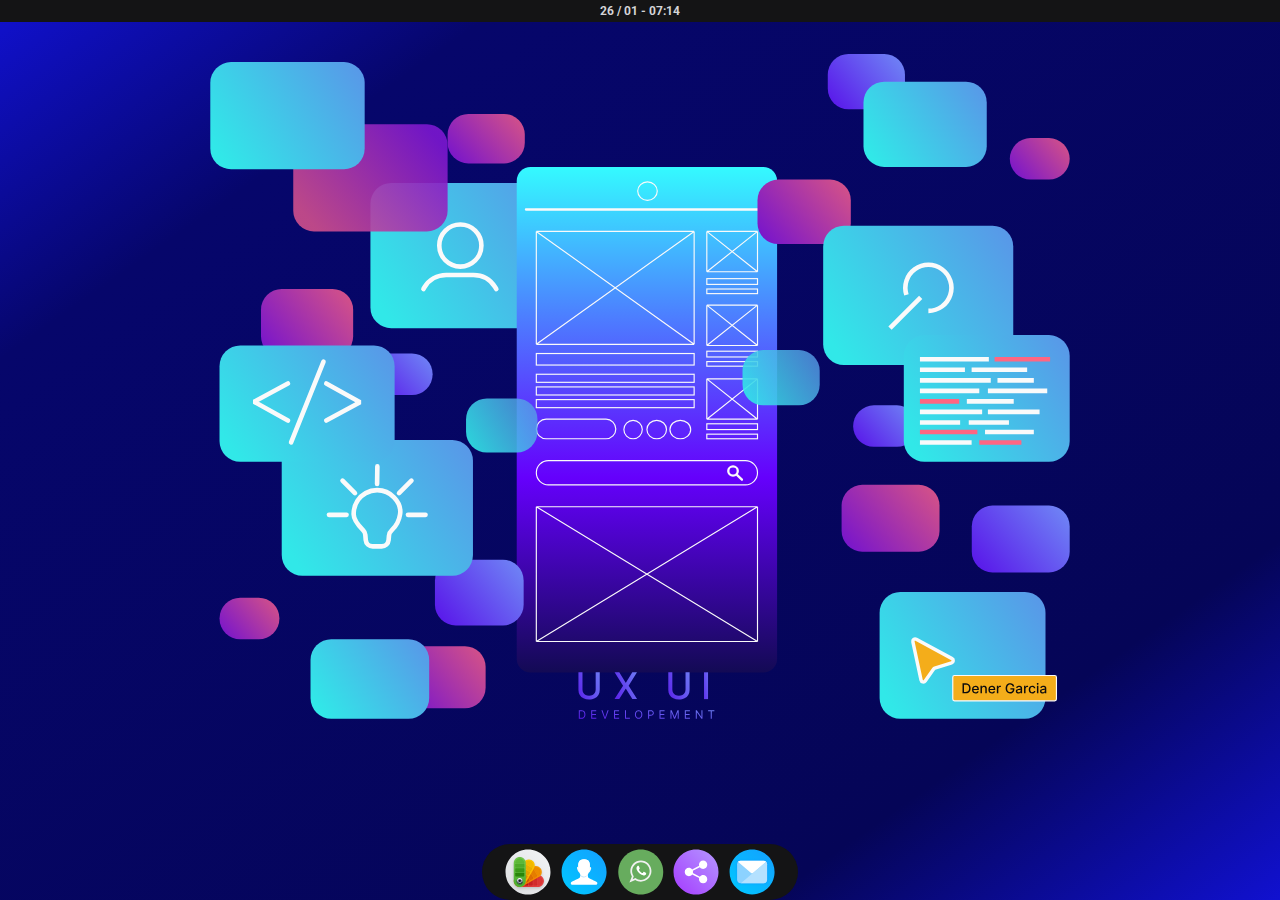
<file: index.html>
<!DOCTYPE html>
<html lang="pt-BR">
  <head>
    <meta charset="UTF-8" />
    <meta http-equiv="X-UA-Compatible" content="IE=edge" />
    <meta name="viewport" content="width=device-width, initial-scale=1.0" />
    <link rel="stylesheet" href="src/style/style.css" />
    <script src="src/scripts/index.js" defer></script>
    <link rel="preconnect" href="https://fonts.googleapis.com" />
    <link rel="preconnect" href="https://fonts.gstatic.com" crossorigin />
    <link
      href="https://fonts.googleapis.com/css2?family=Roboto:ital,wght@0,300;0,400;0,500;0,700;1,300&display=swap"
      rel="stylesheet" />
    <meta
      name="description"
      content="Designer especialista em criar interfaces para web e aplicativo, Design system, Product Designer, UX/UI Designer, UI Interface, Designer de intereração" />
    <title>Que legal ter Você aqui</title>
    <link
      rel="icon"
      type="image/x-icon"
      href="src/assets/photos/eu-avatar.ico" />
  </head>
  <body class="w-screen bg-gradient-primary">
    <div class="w-screen d-flex jc-center bg-black-900">
      <span id="clock" class="fs-12b pd-4px fc-black-150"></span>
    </div>

    <div class="mg-tp-32px">
      <svg
        width="100vw"
        height="80vh"
        viewBox="0 0 746 625"
        fill="none"
        xmlns="http://www.w3.org/2000/svg">
        <g id="illustration">
          <g id="Phone-dk">
            <rect
              id="Rectangle 5"
              x="139"
              y="112"
              width="167"
              height="126"
              rx="18"
              fill="url(#paint0_linear_24_1491)" />
            <rect
              id="phone-dag"
              x="266"
              y="98"
              width="226"
              height="439"
              rx="12"
              fill="url(#paint1_linear_24_1491)" />
            <ellipse
              id="camera-dag"
              cx="379.5"
              cy="119"
              rx="8.5"
              ry="8"
              stroke="#FAFAFA" />
            <path
              id="wireframe01"
              d="M420 154V252M420 154H283M420 154L283 252M420 252H283M420 252L283 154M283 252V154"
              stroke="#FAFAFA" />
            <path
              id="wireframe05"
              d="M475 393V510M475 393H283M475 393L283 510M475 510H283M475 510L283 393M283 510V393"
              stroke="#FAFAFA" />
            <rect
              id="brect04"
              x="283"
              y="300"
              width="137"
              height="7"
              stroke="#FAFAFA" />
            <rect
              id="brect03"
              x="283"
              y="289"
              width="137"
              height="7"
              stroke="#FAFAFA" />
            <rect
              id="brect02"
              x="283"
              y="278"
              width="137"
              height="7"
              stroke="#FAFAFA" />
            <rect
              id="brect01"
              x="283"
              y="260"
              width="137"
              height="10"
              stroke="#FAFAFA" />
            <rect
              id="rect06"
              x="431"
              y="330"
              width="44"
              height="4"
              stroke="#FAFAFA" />
            <rect
              id="rect05"
              x="431"
              y="321"
              width="44"
              height="5"
              stroke="#FAFAFA" />
            <path
              id="wireframe04"
              d="M475 282V317M475 282H431M475 282L431 317M475 317H431M475 317L431 282M431 317V282"
              stroke="#FAFAFA" />
            <rect
              id="rect04"
              x="431"
              y="267"
              width="44"
              height="4"
              stroke="#FAFAFA" />
            <rect
              id="rect03"
              x="431"
              y="258"
              width="44"
              height="5"
              stroke="#FAFAFA" />
            <path
              id="wireframe03"
              d="M475 218V253M475 218H431M475 218L431 253M475 253H431M475 253L431 218M431 253V218"
              stroke="#FAFAFA" />
            <rect
              id="rect02"
              x="431"
              y="204"
              width="44"
              height="4"
              stroke="#FAFAFA" />
            <rect
              id="rect01"
              x="431"
              y="195"
              width="44"
              height="5"
              stroke="#FAFAFA" />
            <path
              id="wireframe02"
              d="M475 154V189M475 154H431M475 154L431 189M475 189H431M475 189L431 154M431 189V154"
              stroke="#FAFAFA" />
            <ellipse
              id="circ04"
              cx="408"
              cy="326"
              rx="9"
              ry="8"
              stroke="#FAFAFA" />
            <ellipse
              id="circ03"
              cx="387.5"
              cy="326"
              rx="8.5"
              ry="8"
              stroke="#FAFAFA" />
            <circle id="circ02" cx="367" cy="326" r="8" stroke="#FAFAFA" />
            <rect
              id="circ01"
              x="283"
              y="317"
              width="69"
              height="17"
              rx="8.5"
              stroke="#FAFAFA" />
            <g id="lupa">
              <path
                id="Vector 1"
                d="M457.367 365.5L461.499 369.5"
                stroke="#FAFAFA"
                stroke-width="2"
                stroke-linecap="round" />
              <ellipse
                id="camera-dag_2"
                cx="453.751"
                cy="362"
                rx="4.13222"
                ry="4"
                stroke="#FAFAFA"
                stroke-width="2" />
            </g>
            <rect
              id="circ05"
              x="283"
              y="353"
              width="192"
              height="21"
              rx="10.5"
              stroke="#FAFAFA" />
            <path
              id="linePhone-dag"
              d="M484 135H274"
              stroke="#FAFAFA"
              stroke-width="2"
              stroke-linecap="round" />
          </g>
          <g id="burbble">
            <rect
              id="Rectangle 18"
              x="462"
              y="257"
              width="67"
              height="48"
              rx="18"
              fill="url(#paint2_linear_24_1491)" />
            <rect
              id="Rectangle 23"
              x="44"
              y="204"
              width="80"
              height="59"
              rx="18"
              fill="url(#paint3_linear_24_1491)" />
            <rect
              id="Rectangle 15"
              x="195"
              y="439"
              width="77"
              height="57"
              rx="18"
              fill="url(#paint4_linear_24_1491)" />
            <rect
              id="Rectangle 26"
              x="137"
              y="260"
              width="56"
              height="36"
              rx="18"
              fill="url(#paint5_linear_24_1491)" />
            <rect
              id="Rectangle 25"
              x="475"
              y="109"
              width="81"
              height="56"
              rx="18"
              fill="url(#paint6_linear_24_1491)" />
            <rect
              id="Rectangle 22"
              x="222"
              y="299"
              width="62"
              height="47"
              rx="18"
              fill="url(#paint7_linear_24_1491)" />
            <rect
              id="Rectangle 16"
              x="62"
              y="335"
              width="166"
              height="118"
              rx="18"
              fill="url(#paint8_linear_24_1491)" />
            <rect
              id="Rectangle 21"
              x="8"
              y="253"
              width="152"
              height="101"
              rx="18"
              fill="url(#paint9_linear_24_1491)" />
            <rect
              id="Rectangle 6"
              x="206"
              y="52"
              width="67"
              height="43"
              rx="18"
              fill="url(#paint10_linear_24_1491)" />
            <rect
              id="Rectangle 7"
              x="165"
              y="514"
              width="74"
              height="54"
              rx="18"
              fill="url(#paint11_linear_24_1491)" />
            <rect
              id="Rectangle 17"
              x="536"
              width="67"
              height="48"
              rx="18"
              fill="url(#paint12_linear_24_1491)" />
            <rect
              id="Rectangle 20"
              x="558"
              y="305"
              width="56"
              height="36"
              rx="18"
              fill="url(#paint13_linear_24_1491)" />
            <rect
              id="Rectangle 8"
              x="567"
              y="24"
              width="107"
              height="74"
              rx="18"
              fill="url(#paint14_linear_24_1491)" />
            <rect
              id="Rectangle 24"
              x="581"
              y="467"
              width="144"
              height="110"
              rx="18"
              fill="url(#paint15_linear_24_1491)" />
            <rect
              id="Rectangle 10"
              x="532"
              y="149"
              width="165"
              height="121"
              rx="18"
              fill="url(#paint16_linear_24_1491)" />
            <rect
              id="Rectangle 12"
              x="661"
              y="392"
              width="85"
              height="58"
              rx="18"
              fill="url(#paint17_linear_24_1491)" />
            <rect
              id="Rectangle 27"
              x="548"
              y="374"
              width="85"
              height="58"
              rx="18"
              fill="url(#paint18_linear_24_1491)" />
            <rect
              id="Rectangle 11"
              x="602"
              y="244"
              width="144"
              height="110"
              rx="18"
              fill="url(#paint19_linear_24_1491)" />
            <rect
              id="Rectangle 13"
              x="87"
              y="508"
              width="103"
              height="69"
              rx="18"
              fill="url(#paint20_linear_24_1491)" />
            <rect
              id="Rectangle 9"
              x="694"
              y="73"
              width="52"
              height="36"
              rx="18"
              fill="url(#paint21_linear_24_1491)" />
            <rect
              id="Rectangle 14"
              x="8"
              y="472"
              width="52"
              height="36"
              rx="18"
              fill="url(#paint22_linear_24_1491)" />
            <rect
              id="Rectangle 4"
              x="72"
              y="61"
              width="134"
              height="93"
              rx="18"
              fill="url(#paint23_linear_24_1491)" />
            <rect
              id="Rectangle 3"
              y="7"
              width="134"
              height="93"
              rx="18"
              fill="url(#paint24_linear_24_1491)" />
          </g>
          <g id="code">
            <path
              id="Vector 2"
              d="M67.3448 286.034L38 301.896L67.3448 318.155"
              stroke="#FAFAFA"
              stroke-width="4"
              stroke-miterlimit="2"
              stroke-linecap="round" />
            <path
              id="Vector 3"
              d="M100.655 318.155L130 302.293L100.655 286.034"
              stroke="#FAFAFA"
              stroke-width="4"
              stroke-miterlimit="2"
              stroke-linecap="round" />
            <path
              id="Vector 4"
              d="M98.2758 267L70.1206 337.19"
              stroke="#FAFAFA"
              stroke-width="4"
              stroke-miterlimit="2"
              stroke-linecap="round" />
          </g>
          <g id="feedback-text">
            <path
              id="Vector 26"
              d="M704.073 337.287H667.515"
              stroke="#FF6682"
              stroke-width="4"
              stroke-miterlimit="2" />
            <path
              id="Vector 27"
              d="M660.868 337.287H616"
              stroke="#FAFAFA"
              stroke-width="4"
              stroke-miterlimit="2" />
            <path
              id="Vector 25"
              d="M714.875 328.147H672.5"
              stroke="#FAFAFA"
              stroke-width="4"
              stroke-miterlimit="2" />
            <path
              id="Vector 24"
              d="M693.272 319.838H658.375"
              stroke="#FAFAFA"
              stroke-width="4"
              stroke-miterlimit="2" />
            <path
              id="Vector 23"
              d="M650.897 319.838H616"
              stroke="#FAFAFA"
              stroke-width="4"
              stroke-miterlimit="2" />
            <path
              id="Vector 22"
              d="M719.86 310.698H674.993"
              stroke="#FAFAFA"
              stroke-width="4"
              stroke-miterlimit="2" />
            <path
              id="Vector 21"
              d="M670.007 310.698H616"
              stroke="#FAFAFA"
              stroke-width="4"
              stroke-miterlimit="2" />
            <path
              id="Vector 20"
              d="M650.066 301.559H616"
              stroke="#FF6682"
              stroke-width="4"
              stroke-miterlimit="2" />
            <path
              id="Vector 19"
              d="M726.507 292.419H674.993"
              stroke="#FAFAFA"
              stroke-width="4"
              stroke-miterlimit="2" />
            <path
              id="Vector 18"
              d="M667.515 292.419H616"
              stroke="#FAFAFA"
              stroke-width="4"
              stroke-miterlimit="2" />
            <path
              id="Vector 17"
              d="M714.875 283.279H683.301"
              stroke="#FAFAFA"
              stroke-width="4"
              stroke-miterlimit="2" />
            <path
              id="Vector 16"
              d="M677.485 283.279H616"
              stroke="#FAFAFA"
              stroke-width="4"
              stroke-miterlimit="2" />
            <path
              id="Vector 15"
              d="M655.052 274.14H616"
              stroke="#FAFAFA"
              stroke-width="4"
              stroke-miterlimit="2" />
            <path
              id="Vector 11"
              d="M729 265H680.809"
              stroke="#FF6682"
              stroke-width="4"
              stroke-miterlimit="2" />
            <path
              id="Vector 12"
              d="M709.059 274.14H660.868"
              stroke="#FAFAFA"
              stroke-width="4"
              stroke-miterlimit="2" />
            <path
              id="Vector 13"
              d="M697.427 301.559H656.713"
              stroke="#FAFAFA"
              stroke-width="4"
              stroke-miterlimit="2" />
            <path
              id="Vector 14"
              d="M665.853 328.147H616"
              stroke="#FF6682"
              stroke-width="4"
              stroke-miterlimit="2" />
            <path
              id="Vector 10"
              d="M675.823 265H616"
              stroke="#FAFAFA"
              stroke-width="4"
              stroke-miterlimit="2" />
          </g>
          <g id="search">
            <path
              id="Vector 28"
              d="M616.667 211.333L590 238"
              stroke="#FAFAFA"
              stroke-width="4"
              stroke-miterlimit="2" />
            <path
              id="Ellipse 1"
              d="M623.333 223C627.551 223 631.662 221.666 635.076 219.19C638.491 216.713 641.035 213.22 642.345 209.211C643.654 205.201 643.663 200.88 642.369 196.866C641.076 192.851 638.546 189.348 635.141 186.858C631.737 184.367 627.632 183.017 623.414 183C619.196 182.983 615.08 184.3 611.656 186.763C608.232 189.226 605.673 192.708 604.347 196.713C603.021 200.717 602.995 205.038 604.273 209.058"
              stroke="#FAFAFA"
              stroke-width="4" />
          </g>
          <g id="user">
            <circle
              id="Ellipse 2"
              cx="217.042"
              cy="166.28"
              r="18.2797"
              stroke="#FAFAFA"
              stroke-width="4" />
            <path
              id="Vector 29"
              d="M185 204L185.892 202.513C189.868 195.887 197.029 191.832 204.757 191.832L228.459 191.832C235.997 191.832 243.011 195.692 247.045 202.061L248.273 204"
              stroke="#FAFAFA"
              stroke-width="4"
              stroke-miterlimit="2"
              stroke-linecap="round" />
          </g>
          <path
            id="I"
            d="M432.068 536.727V560H428.557V536.727H432.068Z"
            fill="url(#paint25_linear_24_1491)" />
          <path
            id="U"
            d="M334.523 536.727H338.045V552.034C338.045 553.663 337.663 555.106 336.898 556.364C336.133 557.614 335.057 558.598 333.67 559.318C332.284 560.03 330.659 560.386 328.795 560.386C326.939 560.386 325.318 560.03 323.932 559.318C322.545 558.598 321.47 557.614 320.705 556.364C319.939 555.106 319.557 553.663 319.557 552.034V536.727H323.068V551.75C323.068 552.803 323.299 553.739 323.761 554.557C324.231 555.375 324.894 556.019 325.75 556.489C326.606 556.951 327.621 557.182 328.795 557.182C329.977 557.182 330.996 556.951 331.852 556.489C332.716 556.019 333.375 555.375 333.83 554.557C334.292 553.739 334.523 552.803 334.523 551.75V536.727Z"
            fill="url(#paint26_linear_24_1491)" />
          <path
            id="X"
            d="M355 536.727L360.568 545.83H360.75L366.318 536.727H370.386L363.136 548.364L370.432 560H366.341L360.75 551.023H360.568L354.977 560H350.886L358.307 548.364L350.932 536.727H355Z"
            fill="url(#paint27_linear_24_1491)" />
          <path
            id="U_2"
            d="M412.523 536.727H416.045V552.034C416.045 553.663 415.663 555.106 414.898 556.364C414.133 557.614 413.057 558.598 411.67 559.318C410.284 560.03 408.659 560.386 406.795 560.386C404.939 560.386 403.318 560.03 401.932 559.318C400.545 558.598 399.47 557.614 398.705 556.364C397.939 555.106 397.557 553.663 397.557 552.034V536.727H401.068V551.75C401.068 552.803 401.299 553.739 401.761 554.557C402.231 555.375 402.894 556.019 403.75 556.489C404.606 556.951 405.621 557.182 406.795 557.182C407.977 557.182 408.996 556.951 409.852 556.489C410.716 556.019 411.375 555.375 411.83 554.557C412.292 553.739 412.523 552.803 412.523 551.75V536.727Z"
            fill="url(#paint28_linear_24_1491)" />
          <path
            id="DEVELOPEMENT"
            d="M322.125 577H319.881V569.727H322.224C322.93 569.727 323.534 569.873 324.036 570.164C324.537 570.453 324.922 570.868 325.19 571.411C325.457 571.95 325.591 572.597 325.591 573.349C325.591 574.107 325.456 574.759 325.186 575.306C324.916 575.851 324.523 576.27 324.007 576.563C323.491 576.854 322.864 577 322.125 577ZM320.761 576.219H322.068C322.67 576.219 323.168 576.103 323.563 575.871C323.959 575.639 324.253 575.308 324.447 574.88C324.642 574.451 324.739 573.941 324.739 573.349C324.739 572.762 324.643 572.257 324.451 571.833C324.259 571.407 323.973 571.08 323.592 570.853C323.21 570.623 322.736 570.509 322.168 570.509H320.761V576.219ZM330.618 577V569.727H335.007V570.509H331.499V572.966H334.78V573.747H331.499V576.219H335.064V577H330.618ZM340.443 569.727L342.602 575.849H342.687L344.846 569.727H345.77L343.099 577H342.19L339.52 569.727H340.443ZM350.453 577V569.727H354.842V570.509H351.333V572.966H354.614V573.747H351.333V576.219H354.899V577H350.453ZM359.979 577V569.727H360.86V576.219H364.24V577H359.979ZM375.007 573.364C375.007 574.131 374.869 574.794 374.592 575.352C374.315 575.911 373.935 576.342 373.452 576.645C372.969 576.948 372.417 577.099 371.797 577.099C371.177 577.099 370.625 576.948 370.142 576.645C369.659 576.342 369.279 575.911 369.002 575.352C368.725 574.794 368.587 574.131 368.587 573.364C368.587 572.597 368.725 571.934 369.002 571.375C369.279 570.816 369.659 570.385 370.142 570.082C370.625 569.779 371.177 569.628 371.797 569.628C372.417 569.628 372.969 569.779 373.452 570.082C373.935 570.385 374.315 570.816 374.592 571.375C374.869 571.934 375.007 572.597 375.007 573.364ZM374.155 573.364C374.155 572.734 374.05 572.202 373.839 571.769C373.631 571.336 373.348 571.008 372.99 570.786C372.635 570.563 372.237 570.452 371.797 570.452C371.357 570.452 370.958 570.563 370.6 570.786C370.245 571.008 369.962 571.336 369.752 571.769C369.543 572.202 369.439 572.734 369.439 573.364C369.439 573.993 369.543 574.525 369.752 574.958C369.962 575.391 370.245 575.719 370.6 575.942C370.958 576.164 371.357 576.276 371.797 576.276C372.237 576.276 372.635 576.164 372.99 575.942C373.348 575.719 373.631 575.391 373.839 574.958C374.05 574.525 374.155 573.993 374.155 573.364ZM380.038 577V569.727H382.495C383.066 569.727 383.532 569.83 383.895 570.036C384.259 570.24 384.529 570.516 384.704 570.864C384.879 571.212 384.967 571.6 384.967 572.028C384.967 572.457 384.879 572.846 384.704 573.197C384.531 573.547 384.264 573.826 383.902 574.035C383.54 574.241 383.076 574.344 382.51 574.344H380.748V573.562H382.481C382.872 573.562 383.186 573.495 383.422 573.36C383.659 573.225 383.831 573.043 383.937 572.813C384.046 572.581 384.101 572.32 384.101 572.028C384.101 571.737 384.046 571.477 383.937 571.247C383.831 571.018 383.658 570.838 383.419 570.707C383.18 570.575 382.862 570.509 382.467 570.509H380.919V577H380.038ZM389.936 577V569.727H394.325V570.509H390.816V572.966H394.098V573.747H390.816V576.219H394.382V577H389.936ZM399.462 569.727H400.513L402.985 575.764H403.07L405.542 569.727H406.593V577H405.769V571.474H405.698L403.425 577H402.63L400.357 571.474H400.286V577H399.462V569.727ZM411.909 577V569.727H416.298V570.509H412.789V572.966H416.071V573.747H412.789V576.219H416.355V577H411.909ZM427.202 569.727V577H426.35L422.387 571.29H422.316V577H421.435V569.727H422.288L426.265 575.452H426.336V569.727H427.202ZM432.117 570.509V569.727H437.571V570.509H435.285V577H434.404V570.509H432.117Z"
            fill="url(#paint29_linear_24_1491)" />
          <a href="/src/pages/projects.html" aria-label="pagina de projetos">
            <g id="label-user">
              <rect
                id="rec-foco-usuario"
                x="237"
                y="83"
                width="123"
                height="41"
                rx="8"
                fill="#f47960"
                fill-opacity="0" />
              <path
                id="foco-usuario"
                d="M252.759 108V99.2727H258.537V100.794H254.604V102.874H258.153V104.395H254.604V108H252.759ZM262.221 108.128C261.559 108.128 260.987 107.987 260.504 107.706C260.023 107.422 259.653 107.027 259.391 106.521C259.13 106.013 258.999 105.423 258.999 104.753C258.999 104.077 259.13 103.486 259.391 102.98C259.653 102.472 260.023 102.077 260.504 101.795C260.987 101.511 261.559 101.369 262.221 101.369C262.883 101.369 263.454 101.511 263.934 101.795C264.417 102.077 264.789 102.472 265.05 102.98C265.312 103.486 265.442 104.077 265.442 104.753C265.442 105.423 265.312 106.013 265.05 106.521C264.789 107.027 264.417 107.422 263.934 107.706C263.454 107.987 262.883 108.128 262.221 108.128ZM262.229 106.722C262.531 106.722 262.782 106.636 262.984 106.466C263.185 106.293 263.337 106.057 263.44 105.759C263.545 105.46 263.597 105.121 263.597 104.74C263.597 104.359 263.545 104.02 263.44 103.722C263.337 103.423 263.185 103.187 262.984 103.014C262.782 102.841 262.531 102.754 262.229 102.754C261.925 102.754 261.67 102.841 261.462 103.014C261.258 103.187 261.103 103.423 260.998 103.722C260.896 104.02 260.844 104.359 260.844 104.74C260.844 105.121 260.896 105.46 260.998 105.759C261.103 106.057 261.258 106.293 261.462 106.466C261.67 106.636 261.925 106.722 262.229 106.722ZM269.58 108.128C268.91 108.128 268.333 107.986 267.85 107.702C267.37 107.415 267.001 107.017 266.742 106.509C266.487 106 266.359 105.415 266.359 104.753C266.359 104.082 266.488 103.494 266.746 102.989C267.008 102.48 267.379 102.084 267.859 101.8C268.339 101.513 268.91 101.369 269.572 101.369C270.143 101.369 270.643 101.473 271.072 101.68C271.501 101.888 271.84 102.179 272.09 102.554C272.34 102.929 272.478 103.369 272.504 103.875H270.79C270.742 103.548 270.614 103.286 270.407 103.087C270.202 102.885 269.934 102.784 269.602 102.784C269.32 102.784 269.075 102.861 268.864 103.014C268.657 103.165 268.495 103.385 268.379 103.675C268.262 103.964 268.204 104.315 268.204 104.727C268.204 105.145 268.261 105.5 268.374 105.793C268.491 106.085 268.654 106.308 268.864 106.462C269.075 106.615 269.32 106.692 269.602 106.692C269.809 106.692 269.995 106.649 270.16 106.564C270.327 106.479 270.465 106.355 270.573 106.193C270.684 106.028 270.756 105.831 270.79 105.601H272.504C272.475 106.101 272.339 106.541 272.094 106.922C271.853 107.3 271.519 107.595 271.093 107.808C270.667 108.021 270.163 108.128 269.58 108.128ZM276.623 108.128C275.961 108.128 275.389 107.987 274.906 107.706C274.426 107.422 274.055 107.027 273.794 106.521C273.532 106.013 273.402 105.423 273.402 104.753C273.402 104.077 273.532 103.486 273.794 102.98C274.055 102.472 274.426 102.077 274.906 101.795C275.389 101.511 275.961 101.369 276.623 101.369C277.285 101.369 277.856 101.511 278.336 101.795C278.819 102.077 279.191 102.472 279.453 102.98C279.714 103.486 279.845 104.077 279.845 104.753C279.845 105.423 279.714 106.013 279.453 106.521C279.191 107.027 278.819 107.422 278.336 107.706C277.856 107.987 277.285 108.128 276.623 108.128ZM276.632 106.722C276.933 106.722 277.184 106.636 277.386 106.466C277.588 106.293 277.74 106.057 277.842 105.759C277.947 105.46 278 105.121 278 104.74C278 104.359 277.947 104.02 277.842 103.722C277.74 103.423 277.588 103.187 277.386 103.014C277.184 102.841 276.933 102.754 276.632 102.754C276.328 102.754 276.072 102.841 275.865 103.014C275.66 103.187 275.505 103.423 275.4 103.722C275.298 104.02 275.247 104.359 275.247 104.74C275.247 105.121 275.298 105.46 275.4 105.759C275.505 106.057 275.66 106.293 275.865 106.466C276.072 106.636 276.328 106.722 276.632 106.722ZM285.618 104.216V108H283.803V101.455H285.533V102.609H285.609C285.754 102.229 285.997 101.928 286.338 101.706C286.679 101.482 287.092 101.369 287.578 101.369C288.033 101.369 288.429 101.469 288.767 101.668C289.105 101.866 289.368 102.151 289.555 102.52C289.743 102.886 289.837 103.324 289.837 103.832V108H288.021V104.156C288.024 103.756 287.922 103.443 287.714 103.219C287.507 102.991 287.222 102.878 286.858 102.878C286.614 102.878 286.398 102.93 286.21 103.036C286.026 103.141 285.881 103.294 285.776 103.496C285.673 103.695 285.621 103.935 285.618 104.216ZM294.225 108.128C293.563 108.128 292.99 107.987 292.507 107.706C292.027 107.422 291.657 107.027 291.395 106.521C291.134 106.013 291.003 105.423 291.003 104.753C291.003 104.077 291.134 103.486 291.395 102.98C291.657 102.472 292.027 102.077 292.507 101.795C292.99 101.511 293.563 101.369 294.225 101.369C294.887 101.369 295.458 101.511 295.938 101.795C296.421 102.077 296.793 102.472 297.054 102.98C297.316 103.486 297.446 104.077 297.446 104.753C297.446 105.423 297.316 106.013 297.054 106.521C296.793 107.027 296.421 107.422 295.938 107.706C295.458 107.987 294.887 108.128 294.225 108.128ZM294.233 106.722C294.534 106.722 294.786 106.636 294.988 106.466C295.189 106.293 295.341 106.057 295.444 105.759C295.549 105.46 295.601 105.121 295.601 104.74C295.601 104.359 295.549 104.02 295.444 103.722C295.341 103.423 295.189 103.187 294.988 103.014C294.786 102.841 294.534 102.754 294.233 102.754C293.929 102.754 293.674 102.841 293.466 103.014C293.262 103.187 293.107 103.423 293.002 103.722C292.9 104.02 292.848 104.359 292.848 104.74C292.848 105.121 292.9 105.46 293.002 105.759C293.107 106.057 293.262 106.293 293.466 106.466C293.674 106.636 293.929 106.722 294.233 106.722ZM305.602 105.213V101.455H307.417V108H305.674V106.811H305.606C305.458 107.195 305.212 107.503 304.869 107.736C304.528 107.969 304.112 108.085 303.62 108.085C303.183 108.085 302.798 107.986 302.465 107.787C302.133 107.588 301.873 107.305 301.685 106.939C301.501 106.572 301.407 106.134 301.404 105.622V101.455H303.219V105.298C303.222 105.685 303.326 105.99 303.531 106.214C303.735 106.439 304.009 106.551 304.353 106.551C304.572 106.551 304.776 106.501 304.967 106.402C305.157 106.3 305.31 106.149 305.427 105.95C305.546 105.751 305.604 105.506 305.602 105.213ZM314.315 103.321L312.653 103.423C312.625 103.281 312.564 103.153 312.47 103.04C312.376 102.923 312.252 102.831 312.099 102.763C311.949 102.692 311.768 102.656 311.558 102.656C311.277 102.656 311.039 102.716 310.846 102.835C310.653 102.952 310.556 103.108 310.556 103.304C310.556 103.46 310.619 103.592 310.744 103.7C310.869 103.808 311.083 103.895 311.387 103.96L312.572 104.199C313.208 104.33 313.683 104.54 313.995 104.83C314.308 105.119 314.464 105.5 314.464 105.972C314.464 106.401 314.338 106.777 314.085 107.101C313.835 107.425 313.491 107.678 313.054 107.859C312.619 108.038 312.118 108.128 311.549 108.128C310.683 108.128 309.993 107.947 309.478 107.587C308.967 107.223 308.667 106.729 308.579 106.104L310.365 106.01C310.419 106.274 310.549 106.476 310.757 106.615C310.964 106.751 311.23 106.82 311.554 106.82C311.872 106.82 312.127 106.759 312.321 106.636C312.517 106.511 312.616 106.351 312.619 106.155C312.616 105.99 312.547 105.855 312.41 105.75C312.274 105.642 312.064 105.56 311.779 105.503L310.646 105.277C310.007 105.149 309.531 104.928 309.218 104.612C308.909 104.297 308.754 103.895 308.754 103.406C308.754 102.986 308.868 102.624 309.095 102.32C309.325 102.016 309.647 101.781 310.062 101.616C310.48 101.452 310.968 101.369 311.528 101.369C312.355 101.369 313.005 101.544 313.48 101.893C313.957 102.243 314.235 102.719 314.315 103.321ZM319.805 105.213V101.455H321.62V108H319.877V106.811H319.809C319.661 107.195 319.415 107.503 319.072 107.736C318.731 107.969 318.315 108.085 317.823 108.085C317.386 108.085 317.001 107.986 316.668 107.787C316.336 107.588 316.076 107.305 315.888 106.939C315.704 106.572 315.61 106.134 315.607 105.622V101.455H317.423V105.298C317.425 105.685 317.529 105.99 317.734 106.214C317.938 106.439 318.212 106.551 318.556 106.551C318.775 106.551 318.979 106.501 319.17 106.402C319.36 106.3 319.513 106.149 319.63 105.95C319.749 105.751 319.808 105.506 319.805 105.213ZM324.939 108.124C324.521 108.124 324.149 108.051 323.822 107.906C323.495 107.759 323.237 107.541 323.047 107.254C322.859 106.964 322.765 106.604 322.765 106.172C322.765 105.808 322.832 105.503 322.966 105.256C323.099 105.009 323.281 104.81 323.511 104.659C323.741 104.509 324.002 104.395 324.295 104.318C324.591 104.241 324.9 104.188 325.224 104.156C325.605 104.116 325.912 104.08 326.145 104.045C326.377 104.009 326.547 103.955 326.652 103.884C326.757 103.812 326.809 103.707 326.809 103.568V103.543C326.809 103.273 326.724 103.064 326.554 102.916C326.386 102.768 326.147 102.695 325.838 102.695C325.511 102.695 325.251 102.767 325.058 102.912C324.865 103.054 324.737 103.233 324.674 103.449L322.995 103.312C323.081 102.915 323.248 102.571 323.498 102.281C323.748 101.989 324.071 101.764 324.466 101.608C324.863 101.449 325.324 101.369 325.846 101.369C326.21 101.369 326.558 101.412 326.89 101.497C327.225 101.582 327.522 101.714 327.781 101.893C328.042 102.072 328.248 102.303 328.399 102.584C328.549 102.862 328.625 103.196 328.625 103.585V108H326.903V107.092H326.852C326.747 107.297 326.606 107.477 326.43 107.634C326.254 107.787 326.042 107.908 325.795 107.996C325.548 108.081 325.262 108.124 324.939 108.124ZM325.458 106.871C325.725 106.871 325.961 106.818 326.166 106.713C326.37 106.605 326.531 106.46 326.647 106.278C326.764 106.097 326.822 105.891 326.822 105.661V104.966C326.765 105.003 326.687 105.037 326.588 105.068C326.491 105.097 326.382 105.124 326.26 105.149C326.137 105.172 326.015 105.193 325.893 105.213C325.771 105.23 325.66 105.246 325.561 105.26C325.348 105.291 325.162 105.341 325.002 105.409C324.843 105.477 324.72 105.57 324.632 105.686C324.544 105.8 324.5 105.942 324.5 106.112C324.5 106.359 324.589 106.548 324.768 106.679C324.95 106.807 325.18 106.871 325.458 106.871ZM325.262 100.611L326.166 98.6719H327.845L326.545 100.611H325.262ZM330.033 108V101.455H331.793V102.597H331.861C331.98 102.19 332.181 101.884 332.462 101.676C332.743 101.466 333.067 101.361 333.434 101.361C333.525 101.361 333.623 101.366 333.728 101.378C333.833 101.389 333.925 101.405 334.005 101.425V103.036C333.919 103.01 333.801 102.987 333.651 102.967C333.5 102.947 333.363 102.938 333.238 102.938C332.971 102.938 332.732 102.996 332.522 103.112C332.314 103.226 332.15 103.385 332.027 103.589C331.908 103.794 331.848 104.03 331.848 104.297V108H330.033ZM334.943 108V101.455H336.759V108H334.943ZM335.855 100.611C335.585 100.611 335.354 100.521 335.161 100.342C334.97 100.161 334.875 99.9432 334.875 99.6903C334.875 99.4403 334.97 99.2259 335.161 99.0469C335.354 98.8651 335.585 98.7741 335.855 98.7741C336.125 98.7741 336.355 98.8651 336.545 99.0469C336.739 99.2259 336.835 99.4403 336.835 99.6903C336.835 99.9432 336.739 100.161 336.545 100.342C336.355 100.521 336.125 100.611 335.855 100.611ZM341.17 108.128C340.508 108.128 339.936 107.987 339.453 107.706C338.973 107.422 338.602 107.027 338.341 106.521C338.079 106.013 337.949 105.423 337.949 104.753C337.949 104.077 338.079 103.486 338.341 102.98C338.602 102.472 338.973 102.077 339.453 101.795C339.936 101.511 340.508 101.369 341.17 101.369C341.832 101.369 342.403 101.511 342.883 101.795C343.366 102.077 343.738 102.472 344 102.98C344.261 103.486 344.392 104.077 344.392 104.753C344.392 105.423 344.261 106.013 344 106.521C343.738 107.027 343.366 107.422 342.883 107.706C342.403 107.987 341.832 108.128 341.17 108.128ZM341.179 106.722C341.48 106.722 341.731 106.636 341.933 106.466C342.135 106.293 342.287 106.057 342.389 105.759C342.494 105.46 342.547 105.121 342.547 104.74C342.547 104.359 342.494 104.02 342.389 103.722C342.287 103.423 342.135 103.187 341.933 103.014C341.731 102.841 341.48 102.754 341.179 102.754C340.875 102.754 340.619 102.841 340.412 103.014C340.207 103.187 340.052 103.423 339.947 103.722C339.845 104.02 339.794 104.359 339.794 104.74C339.794 105.121 339.845 105.46 339.947 105.759C340.052 106.057 340.207 106.293 340.412 106.466C340.619 106.636 340.875 106.722 341.179 106.722Z"
                fill="#0D0C0D"
                fill-opacity="0" />
            </g>
          </a>
          <a href="/src/pages/projects.html" aria-label="pagina de projetos">
            <g id="label-lupa">
              <rect
                id="rec-research"
                x="583"
                y="129"
                width="89"
                height="41"
                rx="8"
                fill="#31a9fe"
                fill-opacity="0" />
              <path
                id="research"
                d="M600.759 154V145.273H604.202C604.861 145.273 605.423 145.391 605.889 145.626C606.358 145.859 606.714 146.19 606.959 146.619C607.206 147.045 607.33 147.547 607.33 148.124C607.33 148.703 607.205 149.202 606.955 149.619C606.705 150.034 606.342 150.352 605.868 150.574C605.396 150.795 604.825 150.906 604.155 150.906H601.849V149.423H603.857C604.209 149.423 604.501 149.375 604.734 149.278C604.967 149.182 605.141 149.037 605.254 148.844C605.371 148.651 605.429 148.411 605.429 148.124C605.429 147.834 605.371 147.589 605.254 147.391C605.141 147.192 604.966 147.041 604.73 146.939C604.497 146.834 604.203 146.781 603.848 146.781H602.604V154H600.759ZM605.472 150.028L607.641 154H605.604L603.482 150.028H605.472ZM611.477 154.128C610.804 154.128 610.224 153.991 609.738 153.719C609.255 153.443 608.883 153.054 608.622 152.551C608.36 152.045 608.23 151.447 608.23 150.757C608.23 150.084 608.36 149.493 608.622 148.984C608.883 148.476 609.251 148.08 609.725 147.795C610.203 147.511 610.762 147.369 611.404 147.369C611.836 147.369 612.238 147.439 612.61 147.578C612.985 147.714 613.312 147.92 613.591 148.196C613.872 148.472 614.091 148.818 614.247 149.236C614.403 149.651 614.481 150.136 614.481 150.693V151.192H608.954V150.067H612.772C612.772 149.805 612.716 149.574 612.602 149.372C612.488 149.17 612.331 149.013 612.129 148.899C611.93 148.783 611.699 148.724 611.434 148.724C611.159 148.724 610.914 148.788 610.701 148.916C610.491 149.041 610.326 149.21 610.207 149.423C610.088 149.634 610.027 149.868 610.024 150.126V151.196C610.024 151.52 610.083 151.8 610.203 152.036C610.325 152.271 610.497 152.453 610.718 152.581C610.94 152.709 611.203 152.773 611.507 152.773C611.708 152.773 611.893 152.744 612.061 152.688C612.228 152.631 612.372 152.545 612.491 152.432C612.61 152.318 612.701 152.179 612.764 152.014L614.443 152.125C614.358 152.528 614.183 152.881 613.919 153.182C613.657 153.48 613.319 153.713 612.904 153.881C612.493 154.045 612.017 154.128 611.477 154.128ZM621.112 149.321L619.45 149.423C619.422 149.281 619.36 149.153 619.267 149.04C619.173 148.923 619.049 148.831 618.896 148.763C618.745 148.692 618.565 148.656 618.355 148.656C618.074 148.656 617.836 148.716 617.643 148.835C617.45 148.952 617.353 149.108 617.353 149.304C617.353 149.46 617.416 149.592 617.541 149.7C617.666 149.808 617.88 149.895 618.184 149.96L619.369 150.199C620.005 150.33 620.48 150.54 620.792 150.83C621.105 151.119 621.261 151.5 621.261 151.972C621.261 152.401 621.135 152.777 620.882 153.101C620.632 153.425 620.288 153.678 619.85 153.859C619.416 154.038 618.914 154.128 618.346 154.128C617.48 154.128 616.789 153.947 616.275 153.587C615.764 153.223 615.464 152.729 615.376 152.104L617.162 152.01C617.216 152.274 617.346 152.476 617.554 152.615C617.761 152.751 618.027 152.82 618.35 152.82C618.669 152.82 618.924 152.759 619.118 152.636C619.314 152.511 619.413 152.351 619.416 152.155C619.413 151.99 619.343 151.855 619.207 151.75C619.071 151.642 618.86 151.56 618.576 151.503L617.443 151.277C616.804 151.149 616.328 150.928 616.015 150.612C615.706 150.297 615.551 149.895 615.551 149.406C615.551 148.986 615.664 148.624 615.892 148.32C616.122 148.016 616.444 147.781 616.859 147.616C617.277 147.452 617.765 147.369 618.325 147.369C619.152 147.369 619.802 147.544 620.277 147.893C620.754 148.243 621.032 148.719 621.112 149.321ZM625.387 154.128C624.714 154.128 624.134 153.991 623.648 153.719C623.165 153.443 622.793 153.054 622.532 152.551C622.271 152.045 622.14 151.447 622.14 150.757C622.14 150.084 622.271 149.493 622.532 148.984C622.793 148.476 623.161 148.08 623.636 147.795C624.113 147.511 624.673 147.369 625.315 147.369C625.746 147.369 626.148 147.439 626.521 147.578C626.896 147.714 627.222 147.92 627.501 148.196C627.782 148.472 628.001 148.818 628.157 149.236C628.313 149.651 628.391 150.136 628.391 150.693V151.192H622.864V150.067H626.683C626.683 149.805 626.626 149.574 626.512 149.372C626.398 149.17 626.241 149.013 626.039 148.899C625.84 148.783 625.609 148.724 625.344 148.724C625.069 148.724 624.825 148.788 624.612 148.916C624.401 149.041 624.237 149.21 624.117 149.423C623.998 149.634 623.937 149.868 623.934 150.126V151.196C623.934 151.52 623.994 151.8 624.113 152.036C624.235 152.271 624.407 152.453 624.629 152.581C624.85 152.709 625.113 152.773 625.417 152.773C625.619 152.773 625.803 152.744 625.971 152.688C626.138 152.631 626.282 152.545 626.401 152.432C626.521 152.318 626.612 152.179 626.674 152.014L628.353 152.125C628.268 152.528 628.093 152.881 627.829 153.182C627.567 153.48 627.229 153.713 626.815 153.881C626.403 154.045 625.927 154.128 625.387 154.128ZM631.442 154.124C631.025 154.124 630.653 154.051 630.326 153.906C629.999 153.759 629.741 153.541 629.55 153.254C629.363 152.964 629.269 152.604 629.269 152.172C629.269 151.808 629.336 151.503 629.469 151.256C629.603 151.009 629.785 150.81 630.015 150.659C630.245 150.509 630.506 150.395 630.799 150.318C631.094 150.241 631.404 150.188 631.728 150.156C632.109 150.116 632.415 150.08 632.648 150.045C632.881 150.009 633.05 149.955 633.156 149.884C633.261 149.812 633.313 149.707 633.313 149.568V149.543C633.313 149.273 633.228 149.064 633.058 148.916C632.89 148.768 632.651 148.695 632.342 148.695C632.015 148.695 631.755 148.767 631.562 148.912C631.369 149.054 631.241 149.233 631.178 149.449L629.499 149.312C629.585 148.915 629.752 148.571 630.002 148.281C630.252 147.989 630.575 147.764 630.969 147.608C631.367 147.449 631.827 147.369 632.35 147.369C632.714 147.369 633.062 147.412 633.394 147.497C633.729 147.582 634.026 147.714 634.285 147.893C634.546 148.072 634.752 148.303 634.903 148.584C635.053 148.862 635.129 149.196 635.129 149.585V154H633.407V153.092H633.356C633.251 153.297 633.11 153.477 632.934 153.634C632.758 153.787 632.546 153.908 632.299 153.996C632.052 154.081 631.766 154.124 631.442 154.124ZM631.962 152.871C632.229 152.871 632.465 152.818 632.67 152.713C632.874 152.605 633.035 152.46 633.151 152.278C633.268 152.097 633.326 151.891 633.326 151.661V150.966C633.269 151.003 633.191 151.037 633.092 151.068C632.995 151.097 632.886 151.124 632.763 151.149C632.641 151.172 632.519 151.193 632.397 151.213C632.275 151.23 632.164 151.246 632.065 151.26C631.852 151.291 631.665 151.341 631.506 151.409C631.347 151.477 631.224 151.57 631.136 151.686C631.048 151.8 631.004 151.942 631.004 152.112C631.004 152.359 631.093 152.548 631.272 152.679C631.454 152.807 631.684 152.871 631.962 152.871ZM636.537 154V147.455H638.297V148.597H638.365C638.484 148.19 638.685 147.884 638.966 147.676C639.247 147.466 639.571 147.361 639.938 147.361C640.028 147.361 640.126 147.366 640.232 147.378C640.337 147.389 640.429 147.405 640.509 147.425V149.036C640.423 149.01 640.305 148.987 640.155 148.967C640.004 148.947 639.866 148.938 639.741 148.938C639.474 148.938 639.236 148.996 639.026 149.112C638.818 149.226 638.653 149.385 638.531 149.589C638.412 149.794 638.352 150.03 638.352 150.297V154H636.537ZM644.1 154.128C643.429 154.128 642.853 153.986 642.37 153.702C641.89 153.415 641.52 153.017 641.262 152.509C641.006 152 640.878 151.415 640.878 150.753C640.878 150.082 641.007 149.494 641.266 148.989C641.527 148.48 641.898 148.084 642.378 147.8C642.858 147.513 643.429 147.369 644.091 147.369C644.662 147.369 645.162 147.473 645.591 147.68C646.02 147.888 646.36 148.179 646.61 148.554C646.86 148.929 646.998 149.369 647.023 149.875H645.31C645.262 149.548 645.134 149.286 644.926 149.087C644.722 148.885 644.453 148.784 644.121 148.784C643.84 148.784 643.594 148.861 643.384 149.014C643.176 149.165 643.015 149.385 642.898 149.675C642.782 149.964 642.723 150.315 642.723 150.727C642.723 151.145 642.78 151.5 642.894 151.793C643.01 152.085 643.174 152.308 643.384 152.462C643.594 152.615 643.84 152.692 644.121 152.692C644.328 152.692 644.515 152.649 644.679 152.564C644.847 152.479 644.985 152.355 645.093 152.193C645.203 152.028 645.276 151.831 645.31 151.601H647.023C646.995 152.101 646.858 152.541 646.614 152.922C646.373 153.3 646.039 153.595 645.613 153.808C645.186 154.021 644.682 154.128 644.1 154.128ZM650.001 150.216V154H648.185V145.273H649.95V148.609H650.026C650.174 148.223 650.413 147.92 650.742 147.702C651.072 147.48 651.485 147.369 651.982 147.369C652.437 147.369 652.833 147.469 653.171 147.668C653.512 147.864 653.776 148.146 653.964 148.516C654.154 148.882 654.248 149.321 654.245 149.832V154H652.43V150.156C652.433 149.753 652.33 149.439 652.123 149.214C651.918 148.99 651.631 148.878 651.262 148.878C651.015 148.878 650.796 148.93 650.606 149.036C650.418 149.141 650.271 149.294 650.163 149.496C650.058 149.695 650.004 149.935 650.001 150.216Z"
                fill="#0D0C0D"
                fill-opacity="0" />
            </g>
          </a>

          <a href="/src/pages/projects.html" aria-label="pagina de projetos">
            <g id="label-feedback">
              <rect
                id="rec-feedbacks"
                x="630"
                y="215"
                width="98"
                height="41"
                rx="8"
                fill="#fac762"
                fill-opacity="0" />
              <path
                id="feedbacks"
                d="M647.759 240V231.273H653.537V232.794H649.604V234.874H653.153V236.395H649.604V240H647.759ZM657.246 240.128C656.573 240.128 655.994 239.991 655.508 239.719C655.025 239.443 654.653 239.054 654.391 238.551C654.13 238.045 653.999 237.447 653.999 236.757C653.999 236.084 654.13 235.493 654.391 234.984C654.653 234.476 655.021 234.08 655.495 233.795C655.972 233.511 656.532 233.369 657.174 233.369C657.606 233.369 658.008 233.439 658.38 233.578C658.755 233.714 659.082 233.92 659.36 234.196C659.641 234.472 659.86 234.818 660.016 235.236C660.173 235.651 660.251 236.136 660.251 236.693V237.192H654.724V236.067H658.542C658.542 235.805 658.485 235.574 658.371 235.372C658.258 235.17 658.1 235.013 657.898 234.899C657.7 234.783 657.468 234.724 657.204 234.724C656.928 234.724 656.684 234.788 656.471 234.916C656.261 235.041 656.096 235.21 655.977 235.423C655.857 235.634 655.796 235.868 655.793 236.126V237.196C655.793 237.52 655.853 237.8 655.972 238.036C656.094 238.271 656.266 238.453 656.488 238.581C656.71 238.709 656.972 238.773 657.276 238.773C657.478 238.773 657.663 238.744 657.83 238.688C657.998 238.631 658.141 238.545 658.261 238.432C658.38 238.318 658.471 238.179 658.533 238.014L660.212 238.125C660.127 238.528 659.952 238.881 659.688 239.182C659.427 239.48 659.089 239.713 658.674 239.881C658.262 240.045 657.786 240.128 657.246 240.128ZM664.418 240.128C663.745 240.128 663.165 239.991 662.68 239.719C662.197 239.443 661.825 239.054 661.563 238.551C661.302 238.045 661.171 237.447 661.171 236.757C661.171 236.084 661.302 235.493 661.563 234.984C661.825 234.476 662.192 234.08 662.667 233.795C663.144 233.511 663.704 233.369 664.346 233.369C664.778 233.369 665.18 233.439 665.552 233.578C665.927 233.714 666.254 233.92 666.532 234.196C666.813 234.472 667.032 234.818 667.188 235.236C667.344 235.651 667.423 236.136 667.423 236.693V237.192H661.896V236.067H665.714C665.714 235.805 665.657 235.574 665.543 235.372C665.43 235.17 665.272 235.013 665.07 234.899C664.871 234.783 664.64 234.724 664.376 234.724C664.1 234.724 663.856 234.788 663.643 234.916C663.433 235.041 663.268 235.21 663.148 235.423C663.029 235.634 662.968 235.868 662.965 236.126V237.196C662.965 237.52 663.025 237.8 663.144 238.036C663.266 238.271 663.438 238.453 663.66 238.581C663.881 238.709 664.144 238.773 664.448 238.773C664.65 238.773 664.835 238.744 665.002 238.688C665.17 238.631 665.313 238.545 665.433 238.432C665.552 238.318 665.643 238.179 665.705 238.014L667.384 238.125C667.299 238.528 667.124 238.881 666.86 239.182C666.599 239.48 666.261 239.713 665.846 239.881C665.434 240.045 664.958 240.128 664.418 240.128ZM671.019 240.107C670.522 240.107 670.072 239.979 669.668 239.723C669.268 239.464 668.95 239.085 668.714 238.585C668.481 238.082 668.364 237.466 668.364 236.736C668.364 235.986 668.485 235.362 668.727 234.865C668.968 234.365 669.289 233.991 669.69 233.744C670.093 233.494 670.535 233.369 671.015 233.369C671.381 233.369 671.687 233.432 671.931 233.557C672.178 233.679 672.377 233.832 672.528 234.017C672.681 234.199 672.798 234.378 672.877 234.554H672.933V231.273H674.744V240H672.954V238.952H672.877C672.792 239.134 672.671 239.314 672.515 239.493C672.362 239.669 672.161 239.815 671.914 239.932C671.67 240.048 671.371 240.107 671.019 240.107ZM671.594 238.662C671.887 238.662 672.134 238.582 672.336 238.423C672.54 238.261 672.697 238.036 672.805 237.746C672.915 237.456 672.971 237.116 672.971 236.727C672.971 236.338 672.917 236 672.809 235.713C672.701 235.426 672.545 235.205 672.34 235.048C672.136 234.892 671.887 234.814 671.594 234.814C671.296 234.814 671.045 234.895 670.84 235.057C670.636 235.219 670.481 235.443 670.376 235.73C670.271 236.017 670.218 236.349 670.218 236.727C670.218 237.108 670.271 237.445 670.376 237.737C670.484 238.027 670.638 238.254 670.84 238.419C671.045 238.581 671.296 238.662 671.594 238.662ZM676.27 240V231.273H678.086V234.554H678.141C678.221 234.378 678.336 234.199 678.486 234.017C678.64 233.832 678.838 233.679 679.083 233.557C679.33 233.432 679.637 233.369 680.003 233.369C680.48 233.369 680.921 233.494 681.324 233.744C681.728 233.991 682.05 234.365 682.292 234.865C682.533 235.362 682.654 235.986 682.654 236.736C682.654 237.466 682.536 238.082 682.3 238.585C682.067 239.085 681.749 239.464 681.346 239.723C680.945 239.979 680.496 240.107 679.999 240.107C679.647 240.107 679.347 240.048 679.1 239.932C678.855 239.815 678.655 239.669 678.499 239.493C678.343 239.314 678.223 239.134 678.141 238.952H678.06V240H676.27ZM678.047 236.727C678.047 237.116 678.101 237.456 678.209 237.746C678.317 238.036 678.473 238.261 678.678 238.423C678.882 238.582 679.131 238.662 679.424 238.662C679.719 238.662 679.969 238.581 680.174 238.419C680.378 238.254 680.533 238.027 680.638 237.737C680.746 237.445 680.8 237.108 680.8 236.727C680.8 236.349 680.748 236.017 680.642 235.73C680.537 235.443 680.382 235.219 680.178 235.057C679.973 234.895 679.722 234.814 679.424 234.814C679.128 234.814 678.878 234.892 678.674 235.048C678.472 235.205 678.317 235.426 678.209 235.713C678.101 236 678.047 236.338 678.047 236.727ZM685.732 240.124C685.314 240.124 684.942 240.051 684.615 239.906C684.288 239.759 684.03 239.541 683.839 239.254C683.652 238.964 683.558 238.604 683.558 238.172C683.558 237.808 683.625 237.503 683.759 237.256C683.892 237.009 684.074 236.81 684.304 236.659C684.534 236.509 684.795 236.395 685.088 236.318C685.384 236.241 685.693 236.188 686.017 236.156C686.398 236.116 686.705 236.08 686.938 236.045C687.17 236.009 687.339 235.955 687.445 235.884C687.55 235.812 687.602 235.707 687.602 235.568V235.543C687.602 235.273 687.517 235.064 687.347 234.916C687.179 234.768 686.94 234.695 686.631 234.695C686.304 234.695 686.044 234.767 685.851 234.912C685.658 235.054 685.53 235.233 685.467 235.449L683.788 235.312C683.874 234.915 684.041 234.571 684.291 234.281C684.541 233.989 684.864 233.764 685.259 233.608C685.656 233.449 686.116 233.369 686.639 233.369C687.003 233.369 687.351 233.412 687.683 233.497C688.018 233.582 688.315 233.714 688.574 233.893C688.835 234.072 689.041 234.303 689.192 234.584C689.342 234.862 689.418 235.196 689.418 235.585V240H687.696V239.092H687.645C687.54 239.297 687.399 239.477 687.223 239.634C687.047 239.787 686.835 239.908 686.588 239.996C686.341 240.081 686.055 240.124 685.732 240.124ZM686.251 238.871C686.518 238.871 686.754 238.818 686.959 238.713C687.163 238.605 687.324 238.46 687.44 238.278C687.557 238.097 687.615 237.891 687.615 237.661V236.966C687.558 237.003 687.48 237.037 687.381 237.068C687.284 237.097 687.175 237.124 687.053 237.149C686.93 237.172 686.808 237.193 686.686 237.213C686.564 237.23 686.453 237.246 686.354 237.26C686.141 237.291 685.955 237.341 685.795 237.409C685.636 237.477 685.513 237.57 685.425 237.686C685.337 237.8 685.293 237.942 685.293 238.112C685.293 238.359 685.382 238.548 685.561 238.679C685.743 238.807 685.973 238.871 686.251 238.871ZM693.783 240.128C693.113 240.128 692.536 239.986 692.053 239.702C691.573 239.415 691.204 239.017 690.945 238.509C690.69 238 690.562 237.415 690.562 236.753C690.562 236.082 690.691 235.494 690.95 234.989C691.211 234.48 691.582 234.084 692.062 233.8C692.542 233.513 693.113 233.369 693.775 233.369C694.346 233.369 694.846 233.473 695.275 233.68C695.704 233.888 696.043 234.179 696.293 234.554C696.543 234.929 696.681 235.369 696.707 235.875H694.994C694.945 235.548 694.817 235.286 694.61 235.087C694.406 234.885 694.137 234.784 693.805 234.784C693.523 234.784 693.278 234.861 693.067 235.014C692.86 235.165 692.698 235.385 692.582 235.675C692.465 235.964 692.407 236.315 692.407 236.727C692.407 237.145 692.464 237.5 692.577 237.793C692.694 238.085 692.857 238.308 693.067 238.462C693.278 238.615 693.523 238.692 693.805 238.692C694.012 238.692 694.198 238.649 694.363 238.564C694.531 238.479 694.668 238.355 694.776 238.193C694.887 238.028 694.96 237.831 694.994 237.601H696.707C696.678 238.101 696.542 238.541 696.298 238.922C696.056 239.3 695.722 239.595 695.296 239.808C694.87 240.021 694.366 240.128 693.783 240.128ZM699.514 238.116L699.518 235.939H699.782L701.879 233.455H703.963L701.146 236.744H700.716L699.514 238.116ZM697.869 240V231.273H699.684V240H697.869ZM701.96 240L700.034 237.149L701.244 235.866L704.086 240H701.96ZM710.299 235.321L708.637 235.423C708.609 235.281 708.548 235.153 708.454 235.04C708.36 234.923 708.237 234.831 708.083 234.763C707.933 234.692 707.752 234.656 707.542 234.656C707.261 234.656 707.024 234.716 706.831 234.835C706.637 234.952 706.541 235.108 706.541 235.304C706.541 235.46 706.603 235.592 706.728 235.7C706.853 235.808 707.068 235.895 707.372 235.96L708.556 236.199C709.193 236.33 709.667 236.54 709.98 236.83C710.292 237.119 710.449 237.5 710.449 237.972C710.449 238.401 710.322 238.777 710.069 239.101C709.819 239.425 709.475 239.678 709.038 239.859C708.603 240.038 708.102 240.128 707.534 240.128C706.667 240.128 705.977 239.947 705.463 239.587C704.951 239.223 704.652 238.729 704.564 238.104L706.349 238.01C706.403 238.274 706.534 238.476 706.741 238.615C706.949 238.751 707.214 238.82 707.538 238.82C707.856 238.82 708.112 238.759 708.305 238.636C708.501 238.511 708.6 238.351 708.603 238.155C708.6 237.99 708.531 237.855 708.395 237.75C708.258 237.642 708.048 237.56 707.764 237.503L706.63 237.277C705.991 237.149 705.515 236.928 705.203 236.612C704.893 236.297 704.738 235.895 704.738 235.406C704.738 234.986 704.852 234.624 705.079 234.32C705.309 234.016 705.632 233.781 706.047 233.616C706.464 233.452 706.953 233.369 707.512 233.369C708.339 233.369 708.99 233.544 709.464 233.893C709.941 234.243 710.22 234.719 710.299 235.321Z"
                fill="#0D0C0D"
                fill-opacity="0" />
            </g>
          </a>
          <a href="/src/pages/projects.html" aria-label="pagina de projetos">
            <g id="label-ideia">
              <rect
                id="rec-ideacao"
                x="176"
                y="326"
                width="81"
                height="41"
                rx="8"
                fill="#35df91"
                fill-opacity="0" />
              <path
                id="ideacao"
                d="M195.604 342.273V351H193.759V342.273H195.604ZM199.5 351.107C199.002 351.107 198.552 350.979 198.149 350.723C197.748 350.464 197.43 350.085 197.194 349.585C196.961 349.082 196.845 348.466 196.845 347.736C196.845 346.986 196.966 346.362 197.207 345.865C197.449 345.365 197.77 344.991 198.17 344.744C198.574 344.494 199.015 344.369 199.495 344.369C199.862 344.369 200.167 344.432 200.412 344.557C200.659 344.679 200.858 344.832 201.008 345.017C201.162 345.199 201.278 345.378 201.358 345.554H201.413V342.273H203.224V351H201.434V349.952H201.358C201.272 350.134 201.152 350.314 200.995 350.493C200.842 350.669 200.642 350.815 200.395 350.932C200.15 351.048 199.852 351.107 199.5 351.107ZM200.075 349.662C200.368 349.662 200.615 349.582 200.816 349.423C201.021 349.261 201.177 349.036 201.285 348.746C201.396 348.456 201.451 348.116 201.451 347.727C201.451 347.338 201.397 347 201.289 346.713C201.181 346.426 201.025 346.205 200.821 346.048C200.616 345.892 200.368 345.814 200.075 345.814C199.777 345.814 199.525 345.895 199.321 346.057C199.116 346.219 198.961 346.443 198.856 346.73C198.751 347.017 198.699 347.349 198.699 347.727C198.699 348.108 198.751 348.445 198.856 348.737C198.964 349.027 199.119 349.254 199.321 349.419C199.525 349.581 199.777 349.662 200.075 349.662ZM207.7 351.128C207.026 351.128 206.447 350.991 205.961 350.719C205.478 350.443 205.106 350.054 204.844 349.551C204.583 349.045 204.452 348.447 204.452 347.757C204.452 347.084 204.583 346.493 204.844 345.984C205.106 345.476 205.474 345.08 205.948 344.795C206.425 344.511 206.985 344.369 207.627 344.369C208.059 344.369 208.461 344.439 208.833 344.578C209.208 344.714 209.535 344.92 209.813 345.196C210.094 345.472 210.313 345.818 210.469 346.236C210.626 346.651 210.704 347.136 210.704 347.693V348.192H205.177V347.067H208.995C208.995 346.805 208.938 346.574 208.825 346.372C208.711 346.17 208.553 346.013 208.352 345.899C208.153 345.783 207.921 345.724 207.657 345.724C207.381 345.724 207.137 345.788 206.924 345.916C206.714 346.041 206.549 346.21 206.43 346.423C206.31 346.634 206.249 346.868 206.246 347.126V348.196C206.246 348.52 206.306 348.8 206.425 349.036C206.548 349.271 206.719 349.453 206.941 349.581C207.163 349.709 207.425 349.773 207.729 349.773C207.931 349.773 208.116 349.744 208.283 349.688C208.451 349.631 208.594 349.545 208.714 349.432C208.833 349.318 208.924 349.179 208.987 349.014L210.665 349.125C210.58 349.528 210.406 349.881 210.141 350.182C209.88 350.48 209.542 350.713 209.127 350.881C208.715 351.045 208.239 351.128 207.7 351.128ZM213.755 351.124C213.337 351.124 212.965 351.051 212.638 350.906C212.312 350.759 212.053 350.541 211.863 350.254C211.675 349.964 211.582 349.604 211.582 349.172C211.582 348.808 211.648 348.503 211.782 348.256C211.915 348.009 212.097 347.81 212.327 347.659C212.558 347.509 212.819 347.395 213.112 347.318C213.407 347.241 213.717 347.188 214.04 347.156C214.421 347.116 214.728 347.08 214.961 347.045C215.194 347.009 215.363 346.955 215.468 346.884C215.573 346.812 215.626 346.707 215.626 346.568V346.543C215.626 346.273 215.54 346.064 215.37 345.916C215.202 345.768 214.964 345.695 214.654 345.695C214.327 345.695 214.067 345.767 213.874 345.912C213.681 346.054 213.553 346.233 213.491 346.449L211.812 346.312C211.897 345.915 212.065 345.571 212.315 345.281C212.565 344.989 212.887 344.764 213.282 344.608C213.68 344.449 214.14 344.369 214.663 344.369C215.026 344.369 215.374 344.412 215.707 344.497C216.042 344.582 216.339 344.714 216.597 344.893C216.859 345.072 217.065 345.303 217.215 345.584C217.366 345.862 217.441 346.196 217.441 346.585V351H215.719V350.092H215.668C215.563 350.297 215.423 350.477 215.246 350.634C215.07 350.787 214.859 350.908 214.612 350.996C214.364 351.081 214.079 351.124 213.755 351.124ZM214.275 349.871C214.542 349.871 214.778 349.818 214.982 349.713C215.187 349.605 215.347 349.46 215.464 349.278C215.58 349.097 215.638 348.891 215.638 348.661V347.966C215.582 348.003 215.504 348.037 215.404 348.068C215.308 348.097 215.198 348.124 215.076 348.149C214.954 348.172 214.832 348.193 214.71 348.213C214.587 348.23 214.477 348.246 214.377 348.26C214.164 348.291 213.978 348.341 213.819 348.409C213.66 348.477 213.536 348.57 213.448 348.686C213.36 348.8 213.316 348.942 213.316 349.112C213.316 349.359 213.406 349.548 213.585 349.679C213.766 349.807 213.996 349.871 214.275 349.871ZM221.807 351.128C221.136 351.128 220.56 350.986 220.077 350.702C219.597 350.415 219.227 350.017 218.969 349.509C218.713 349 218.585 348.415 218.585 347.753C218.585 347.082 218.714 346.494 218.973 345.989C219.234 345.48 219.605 345.084 220.085 344.8C220.565 344.513 221.136 344.369 221.798 344.369C222.369 344.369 222.869 344.473 223.298 344.68C223.727 344.888 224.067 345.179 224.317 345.554C224.567 345.929 224.705 346.369 224.73 346.875H223.017C222.969 346.548 222.841 346.286 222.634 346.087C222.429 345.885 222.161 345.784 221.828 345.784C221.547 345.784 221.301 345.861 221.091 346.014C220.884 346.165 220.722 346.385 220.605 346.675C220.489 346.964 220.43 347.315 220.43 347.727C220.43 348.145 220.487 348.5 220.601 348.793C220.717 349.085 220.881 349.308 221.091 349.462C221.301 349.615 221.547 349.692 221.828 349.692C222.036 349.692 222.222 349.649 222.386 349.564C222.554 349.479 222.692 349.355 222.8 349.193C222.911 349.028 222.983 348.831 223.017 348.601H224.73C224.702 349.101 224.565 349.541 224.321 349.922C224.08 350.3 223.746 350.595 223.32 350.808C222.893 351.021 222.389 351.128 221.807 351.128ZM221.381 350.966H222.216L222.148 351.337C222.44 351.382 222.679 351.491 222.864 351.665C223.051 351.838 223.146 352.074 223.149 352.372C223.152 352.795 222.956 353.132 222.561 353.382C222.166 353.635 221.612 353.761 220.899 353.761L220.882 352.952C221.24 352.952 221.52 352.908 221.722 352.82C221.926 352.734 222.033 352.601 222.041 352.419C222.047 352.246 221.98 352.114 221.841 352.023C221.702 351.932 221.484 351.868 221.189 351.831L221.381 350.966ZM227.759 351.124C227.341 351.124 226.969 351.051 226.642 350.906C226.316 350.759 226.057 350.541 225.867 350.254C225.679 349.964 225.586 349.604 225.586 349.172C225.586 348.808 225.652 348.503 225.786 348.256C225.919 348.009 226.101 347.81 226.331 347.659C226.561 347.509 226.823 347.395 227.115 347.318C227.411 347.241 227.721 347.188 228.044 347.156C228.425 347.116 228.732 347.08 228.965 347.045C229.198 347.009 229.367 346.955 229.472 346.884C229.577 346.812 229.63 346.707 229.63 346.568V346.543C229.63 346.273 229.544 346.064 229.374 345.916C229.206 345.768 228.968 345.695 228.658 345.695C228.331 345.695 228.071 345.767 227.878 345.912C227.685 346.054 227.557 346.233 227.495 346.449L225.816 346.312C225.901 345.915 226.069 345.571 226.319 345.281C226.569 344.989 226.891 344.764 227.286 344.608C227.684 344.449 228.144 344.369 228.667 344.369C229.03 344.369 229.378 344.412 229.711 344.497C230.046 344.582 230.343 344.714 230.601 344.893C230.863 345.072 231.069 345.303 231.219 345.584C231.37 345.862 231.445 346.196 231.445 346.585V351H229.723V350.092H229.672C229.567 350.297 229.426 350.477 229.25 350.634C229.074 350.787 228.863 350.908 228.615 350.996C228.368 351.081 228.083 351.124 227.759 351.124ZM228.279 349.871C228.546 349.871 228.782 349.818 228.986 349.713C229.191 349.605 229.351 349.46 229.468 349.278C229.584 349.097 229.642 348.891 229.642 348.661V347.966C229.586 348.003 229.507 348.037 229.408 348.068C229.311 348.097 229.202 348.124 229.08 348.149C228.958 348.172 228.836 348.193 228.713 348.213C228.591 348.23 228.48 348.246 228.381 348.26C228.168 348.291 227.982 348.341 227.823 348.409C227.664 348.477 227.54 348.57 227.452 348.686C227.364 348.8 227.32 348.942 227.32 349.112C227.32 349.359 227.409 349.548 227.588 349.679C227.77 349.807 228 349.871 228.279 349.871ZM227.516 343.649L226.506 343.636C226.506 343.094 226.64 342.678 226.907 342.388C227.176 342.098 227.505 341.952 227.891 341.949C228.09 341.949 228.26 341.982 228.402 342.047C228.547 342.109 228.676 342.183 228.79 342.268C228.907 342.354 229.017 342.429 229.123 342.494C229.228 342.557 229.341 342.588 229.463 342.588C229.628 342.585 229.753 342.524 229.838 342.405C229.926 342.283 229.971 342.124 229.971 341.928L230.963 341.957C230.958 342.494 230.821 342.909 230.554 343.202C230.287 343.491 229.962 343.638 229.578 343.641C229.365 343.641 229.186 343.609 229.042 343.547C228.9 343.482 228.775 343.408 228.667 343.325C228.559 343.24 228.453 343.165 228.351 343.099C228.249 343.034 228.134 343.001 228.006 343.001C227.858 343.001 227.739 343.06 227.648 343.176C227.56 343.293 227.516 343.45 227.516 343.649ZM235.811 351.128C235.149 351.128 234.576 350.987 234.093 350.706C233.613 350.422 233.243 350.027 232.981 349.521C232.72 349.013 232.589 348.423 232.589 347.753C232.589 347.077 232.72 346.486 232.981 345.98C233.243 345.472 233.613 345.077 234.093 344.795C234.576 344.511 235.149 344.369 235.811 344.369C236.473 344.369 237.044 344.511 237.524 344.795C238.007 345.077 238.379 345.472 238.64 345.98C238.902 346.486 239.032 347.077 239.032 347.753C239.032 348.423 238.902 349.013 238.64 349.521C238.379 350.027 238.007 350.422 237.524 350.706C237.044 350.987 236.473 351.128 235.811 351.128ZM235.819 349.722C236.12 349.722 236.372 349.636 236.574 349.466C236.775 349.293 236.927 349.057 237.029 348.759C237.135 348.46 237.187 348.121 237.187 347.74C237.187 347.359 237.135 347.02 237.029 346.722C236.927 346.423 236.775 346.187 236.574 346.014C236.372 345.841 236.12 345.754 235.819 345.754C235.515 345.754 235.26 345.841 235.052 346.014C234.848 346.187 234.693 346.423 234.588 346.722C234.485 347.02 234.434 347.359 234.434 347.74C234.434 348.121 234.485 348.46 234.588 348.759C234.693 349.057 234.848 349.293 235.052 349.466C235.26 349.636 235.515 349.722 235.819 349.722Z"
                fill="#0D0C0D"
                fill-opacity="0" />
            </g>
          </a>
          <a href="/src/pages/projects.html" aria-label="pagina de projetos">
            <g id="label-code">
              <rect
                id="rec-prototipagem"
                x="124"
                y="230"
                width="110"
                height="41"
                rx="8"
                fill="#FF66AF"
                fill-opacity="0" />
              <path
                id="prototipagem"
                d="M141.759 255V246.273H145.202C145.864 246.273 146.428 246.399 146.893 246.652C147.359 246.902 147.714 247.25 147.959 247.696C148.206 248.139 148.33 248.651 148.33 249.23C148.33 249.81 148.205 250.321 147.955 250.764C147.705 251.207 147.342 251.553 146.868 251.8C146.396 252.047 145.825 252.17 145.155 252.17H142.96V250.692H144.857C145.212 250.692 145.504 250.631 145.734 250.509C145.967 250.384 146.141 250.212 146.254 249.993C146.371 249.771 146.429 249.517 146.429 249.23C146.429 248.94 146.371 248.687 146.254 248.472C146.141 248.253 145.967 248.084 145.734 247.964C145.501 247.842 145.206 247.781 144.848 247.781H143.604V255H141.759ZM149.494 255V248.455H151.254V249.597H151.322C151.441 249.19 151.642 248.884 151.923 248.676C152.204 248.466 152.528 248.361 152.895 248.361C152.985 248.361 153.083 248.366 153.189 248.378C153.294 248.389 153.386 248.405 153.466 248.425V250.036C153.38 250.01 153.262 249.987 153.112 249.967C152.961 249.947 152.824 249.938 152.699 249.938C152.431 249.938 152.193 249.996 151.983 250.112C151.775 250.226 151.61 250.385 151.488 250.589C151.369 250.794 151.309 251.03 151.309 251.297V255H149.494ZM157.057 255.128C156.395 255.128 155.822 254.987 155.339 254.706C154.859 254.422 154.489 254.027 154.227 253.521C153.966 253.013 153.835 252.423 153.835 251.753C153.835 251.077 153.966 250.486 154.227 249.98C154.489 249.472 154.859 249.077 155.339 248.795C155.822 248.511 156.395 248.369 157.057 248.369C157.719 248.369 158.29 248.511 158.77 248.795C159.253 249.077 159.625 249.472 159.886 249.98C160.148 250.486 160.278 251.077 160.278 251.753C160.278 252.423 160.148 253.013 159.886 253.521C159.625 254.027 159.253 254.422 158.77 254.706C158.29 254.987 157.719 255.128 157.057 255.128ZM157.065 253.722C157.366 253.722 157.618 253.636 157.82 253.466C158.021 253.293 158.173 253.057 158.276 252.759C158.381 252.46 158.433 252.121 158.433 251.74C158.433 251.359 158.381 251.02 158.276 250.722C158.173 250.423 158.021 250.187 157.82 250.014C157.618 249.841 157.366 249.754 157.065 249.754C156.761 249.754 156.506 249.841 156.298 250.014C156.094 250.187 155.939 250.423 155.834 250.722C155.732 251.02 155.68 251.359 155.68 251.74C155.68 252.121 155.732 252.46 155.834 252.759C155.939 253.057 156.094 253.293 156.298 253.466C156.506 253.636 156.761 253.722 157.065 253.722ZM164.94 248.455V249.818H160.999V248.455H164.94ZM161.893 246.886H163.709V252.989C163.709 253.156 163.734 253.287 163.786 253.381C163.837 253.472 163.908 253.536 163.999 253.572C164.092 253.609 164.2 253.628 164.322 253.628C164.408 253.628 164.493 253.621 164.578 253.607C164.663 253.589 164.729 253.577 164.774 253.568L165.06 254.919C164.969 254.947 164.841 254.98 164.676 255.017C164.511 255.057 164.311 255.081 164.075 255.089C163.638 255.107 163.254 255.048 162.925 254.915C162.598 254.781 162.344 254.574 162.162 254.293C161.98 254.011 161.891 253.656 161.893 253.227V246.886ZM169.01 255.128C168.348 255.128 167.776 254.987 167.293 254.706C166.813 254.422 166.442 254.027 166.18 253.521C165.919 253.013 165.788 252.423 165.788 251.753C165.788 251.077 165.919 250.486 166.18 249.98C166.442 249.472 166.813 249.077 167.293 248.795C167.776 248.511 168.348 248.369 169.01 248.369C169.672 248.369 170.243 248.511 170.723 248.795C171.206 249.077 171.578 249.472 171.839 249.98C172.101 250.486 172.232 251.077 172.232 251.753C172.232 252.423 172.101 253.013 171.839 253.521C171.578 254.027 171.206 254.422 170.723 254.706C170.243 254.987 169.672 255.128 169.01 255.128ZM169.018 253.722C169.32 253.722 169.571 253.636 169.773 253.466C169.974 253.293 170.126 253.057 170.229 252.759C170.334 252.46 170.386 252.121 170.386 251.74C170.386 251.359 170.334 251.02 170.229 250.722C170.126 250.423 169.974 250.187 169.773 250.014C169.571 249.841 169.32 249.754 169.018 249.754C168.714 249.754 168.459 249.841 168.251 250.014C168.047 250.187 167.892 250.423 167.787 250.722C167.685 251.02 167.634 251.359 167.634 251.74C167.634 252.121 167.685 252.46 167.787 252.759C167.892 253.057 168.047 253.293 168.251 253.466C168.459 253.636 168.714 253.722 169.018 253.722ZM176.893 248.455V249.818H172.952V248.455H176.893ZM173.847 246.886H175.662V252.989C175.662 253.156 175.688 253.287 175.739 253.381C175.79 253.472 175.861 253.536 175.952 253.572C176.045 253.609 176.153 253.628 176.276 253.628C176.361 253.628 176.446 253.621 176.531 253.607C176.616 253.589 176.682 253.577 176.727 253.568L177.013 254.919C176.922 254.947 176.794 254.98 176.629 255.017C176.464 255.057 176.264 255.081 176.028 255.089C175.591 255.107 175.207 255.048 174.878 254.915C174.551 254.781 174.297 254.574 174.115 254.293C173.933 254.011 173.844 253.656 173.847 253.227V246.886ZM178.076 255V248.455H179.891V255H178.076ZM178.988 247.611C178.718 247.611 178.487 247.521 178.293 247.342C178.103 247.161 178.008 246.943 178.008 246.69C178.008 246.44 178.103 246.226 178.293 246.047C178.487 245.865 178.718 245.774 178.988 245.774C179.258 245.774 179.488 245.865 179.678 246.047C179.871 246.226 179.968 246.44 179.968 246.69C179.968 246.943 179.871 247.161 179.678 247.342C179.488 247.521 179.258 247.611 178.988 247.611ZM181.346 257.455V248.455H183.135V249.554H183.216C183.296 249.378 183.411 249.199 183.561 249.017C183.715 248.832 183.914 248.679 184.158 248.557C184.405 248.432 184.712 248.369 185.078 248.369C185.556 248.369 185.996 248.494 186.4 248.744C186.803 248.991 187.125 249.365 187.367 249.865C187.608 250.362 187.729 250.986 187.729 251.736C187.729 252.466 187.611 253.082 187.375 253.585C187.142 254.085 186.824 254.464 186.421 254.723C186.02 254.979 185.571 255.107 185.074 255.107C184.722 255.107 184.422 255.048 184.175 254.932C183.931 254.815 183.73 254.669 183.574 254.493C183.418 254.314 183.299 254.134 183.216 253.952H183.161V257.455H181.346ZM183.123 251.727C183.123 252.116 183.176 252.456 183.284 252.746C183.392 253.036 183.549 253.261 183.753 253.423C183.958 253.582 184.206 253.662 184.499 253.662C184.794 253.662 185.044 253.581 185.249 253.419C185.453 253.254 185.608 253.027 185.713 252.737C185.821 252.445 185.875 252.108 185.875 251.727C185.875 251.349 185.823 251.017 185.718 250.73C185.613 250.443 185.458 250.219 185.253 250.057C185.049 249.895 184.797 249.814 184.499 249.814C184.203 249.814 183.953 249.892 183.749 250.048C183.547 250.205 183.392 250.426 183.284 250.713C183.176 251 183.123 251.338 183.123 251.727ZM190.806 255.124C190.388 255.124 190.016 255.051 189.689 254.906C189.363 254.759 189.104 254.541 188.914 254.254C188.726 253.964 188.632 253.604 188.632 253.172C188.632 252.808 188.699 252.503 188.833 252.256C188.966 252.009 189.148 251.81 189.378 251.659C189.608 251.509 189.87 251.395 190.162 251.318C190.458 251.241 190.767 251.188 191.091 251.156C191.472 251.116 191.779 251.08 192.012 251.045C192.245 251.009 192.414 250.955 192.519 250.884C192.624 250.812 192.676 250.707 192.676 250.568V250.543C192.676 250.273 192.591 250.064 192.421 249.916C192.253 249.768 192.015 249.695 191.705 249.695C191.378 249.695 191.118 249.767 190.925 249.912C190.732 250.054 190.604 250.233 190.542 250.449L188.863 250.312C188.948 249.915 189.115 249.571 189.365 249.281C189.615 248.989 189.938 248.764 190.333 248.608C190.73 248.449 191.191 248.369 191.713 248.369C192.077 248.369 192.425 248.412 192.757 248.497C193.093 248.582 193.39 248.714 193.648 248.893C193.909 249.072 194.115 249.303 194.266 249.584C194.417 249.862 194.492 250.196 194.492 250.585V255H192.77V254.092H192.719C192.614 254.297 192.473 254.477 192.297 254.634C192.121 254.787 191.909 254.908 191.662 254.996C191.415 255.081 191.13 255.124 190.806 255.124ZM191.326 253.871C191.593 253.871 191.828 253.818 192.033 253.713C192.238 253.605 192.398 253.46 192.515 253.278C192.631 253.097 192.689 252.891 192.689 252.661V251.966C192.632 252.003 192.554 252.037 192.455 252.068C192.358 252.097 192.249 252.124 192.127 252.149C192.005 252.172 191.882 252.193 191.76 252.213C191.638 252.23 191.527 252.246 191.428 252.26C191.215 252.291 191.029 252.341 190.87 252.409C190.711 252.477 190.587 252.57 190.499 252.686C190.411 252.8 190.367 252.942 190.367 253.112C190.367 253.359 190.456 253.548 190.635 253.679C190.817 253.807 191.047 253.871 191.326 253.871ZM198.858 255.128C198.187 255.128 197.61 254.986 197.127 254.702C196.647 254.415 196.278 254.017 196.02 253.509C195.764 253 195.636 252.415 195.636 251.753C195.636 251.082 195.765 250.494 196.024 249.989C196.285 249.48 196.656 249.084 197.136 248.8C197.616 248.513 198.187 248.369 198.849 248.369C199.42 248.369 199.92 248.473 200.349 248.68C200.778 248.888 201.118 249.179 201.368 249.554C201.618 249.929 201.755 250.369 201.781 250.875H200.068C200.02 250.548 199.892 250.286 199.684 250.087C199.48 249.885 199.211 249.784 198.879 249.784C198.598 249.784 198.352 249.861 198.142 250.014C197.934 250.165 197.772 250.385 197.656 250.675C197.539 250.964 197.481 251.315 197.481 251.727C197.481 252.145 197.538 252.5 197.652 252.793C197.768 253.085 197.931 253.308 198.142 253.462C198.352 253.615 198.598 253.692 198.879 253.692C199.086 253.692 199.272 253.649 199.437 253.564C199.605 253.479 199.743 253.355 199.85 253.193C199.961 253.028 200.034 252.831 200.068 252.601H201.781C201.752 253.101 201.616 253.541 201.372 253.922C201.13 254.3 200.797 254.595 200.37 254.808C199.944 255.021 199.44 255.128 198.858 255.128ZM198.431 254.966H199.267L199.199 255.337C199.491 255.382 199.73 255.491 199.914 255.665C200.102 255.838 200.197 256.074 200.2 256.372C200.203 256.795 200.007 257.132 199.612 257.382C199.217 257.635 198.663 257.761 197.95 257.761L197.933 256.952C198.291 256.952 198.571 256.908 198.772 256.82C198.977 256.734 199.083 256.601 199.092 256.419C199.098 256.246 199.031 256.114 198.892 256.023C198.752 255.932 198.535 255.868 198.24 255.831L198.431 254.966ZM204.81 255.124C204.392 255.124 204.02 255.051 203.693 254.906C203.366 254.759 203.108 254.541 202.918 254.254C202.73 253.964 202.636 253.604 202.636 253.172C202.636 252.808 202.703 252.503 202.837 252.256C202.97 252.009 203.152 251.81 203.382 251.659C203.612 251.509 203.874 251.395 204.166 251.318C204.462 251.241 204.771 251.188 205.095 251.156C205.476 251.116 205.783 251.08 206.016 251.045C206.249 251.009 206.418 250.955 206.523 250.884C206.628 250.812 206.68 250.707 206.68 250.568V250.543C206.68 250.273 206.595 250.064 206.425 249.916C206.257 249.768 206.018 249.695 205.709 249.695C205.382 249.695 205.122 249.767 204.929 249.912C204.736 250.054 204.608 250.233 204.545 250.449L202.866 250.312C202.952 249.915 203.119 249.571 203.369 249.281C203.619 248.989 203.942 248.764 204.337 248.608C204.734 248.449 205.195 248.369 205.717 248.369C206.081 248.369 206.429 248.412 206.761 248.497C207.097 248.582 207.393 248.714 207.652 248.893C207.913 249.072 208.119 249.303 208.27 249.584C208.42 249.862 208.496 250.196 208.496 250.585V255H206.774V254.092H206.723C206.618 254.297 206.477 254.477 206.301 254.634C206.125 254.787 205.913 254.908 205.666 254.996C205.419 255.081 205.134 255.124 204.81 255.124ZM205.33 253.871C205.597 253.871 205.832 253.818 206.037 253.713C206.241 253.605 206.402 253.46 206.518 253.278C206.635 253.097 206.693 252.891 206.693 252.661V251.966C206.636 252.003 206.558 252.037 206.459 252.068C206.362 252.097 206.253 252.124 206.131 252.149C206.009 252.172 205.886 252.193 205.764 252.213C205.642 252.23 205.531 252.246 205.432 252.26C205.219 252.291 205.033 252.341 204.874 252.409C204.714 252.477 204.591 252.57 204.503 252.686C204.415 252.8 204.371 252.942 204.371 253.112C204.371 253.359 204.46 253.548 204.639 253.679C204.821 253.807 205.051 253.871 205.33 253.871ZM204.567 247.649L203.557 247.636C203.557 247.094 203.69 246.678 203.957 246.388C204.227 246.098 204.555 245.952 204.942 245.949C205.141 245.949 205.311 245.982 205.453 246.047C205.598 246.109 205.727 246.183 205.841 246.268C205.957 246.354 206.068 246.429 206.173 246.494C206.278 246.557 206.392 246.588 206.514 246.588C206.679 246.585 206.804 246.524 206.889 246.405C206.977 246.283 207.021 246.124 207.021 245.928L208.014 245.957C208.009 246.494 207.872 246.909 207.605 247.202C207.338 247.491 207.013 247.638 206.629 247.641C206.416 247.641 206.237 247.609 206.092 247.547C205.95 247.482 205.825 247.408 205.717 247.325C205.609 247.24 205.504 247.165 205.402 247.099C205.3 247.034 205.185 247.001 205.057 247.001C204.909 247.001 204.79 247.06 204.699 247.176C204.611 247.293 204.567 247.45 204.567 247.649ZM212.862 255.128C212.2 255.128 211.627 254.987 211.144 254.706C210.664 254.422 210.293 254.027 210.032 253.521C209.771 253.013 209.64 252.423 209.64 251.753C209.64 251.077 209.771 250.486 210.032 249.98C210.293 249.472 210.664 249.077 211.144 248.795C211.627 248.511 212.2 248.369 212.862 248.369C213.523 248.369 214.094 248.511 214.575 248.795C215.058 249.077 215.43 249.472 215.691 249.98C215.952 250.486 216.083 251.077 216.083 251.753C216.083 252.423 215.952 253.013 215.691 253.521C215.43 254.027 215.058 254.422 214.575 254.706C214.094 254.987 213.523 255.128 212.862 255.128ZM212.87 253.722C213.171 253.722 213.423 253.636 213.624 253.466C213.826 253.293 213.978 253.057 214.08 252.759C214.185 252.46 214.238 252.121 214.238 251.74C214.238 251.359 214.185 251.02 214.08 250.722C213.978 250.423 213.826 250.187 213.624 250.014C213.423 249.841 213.171 249.754 212.87 249.754C212.566 249.754 212.31 249.841 212.103 250.014C211.898 250.187 211.744 250.423 211.638 250.722C211.536 251.02 211.485 251.359 211.485 251.74C211.485 252.121 211.536 252.46 211.638 252.759C211.744 253.057 211.898 253.293 212.103 253.466C212.31 253.636 212.566 253.722 212.87 253.722Z"
                fill="#0D0C0D"
                fill-opacity="0" />
            </g>
          </a>
          <g id="idea">
            <path
              id="Vector 30"
              d="M134.529 417.201L134.935 421.89C135.204 424.992 137.8 427.373 140.913 427.373H148.79C151.903 427.373 154.499 424.992 154.768 421.89L155.1 418.054C155.266 416.136 156.355 414.416 157.757 413.097C160.173 410.822 163.695 406.431 164.739 399.516C165.811 392.418 162.534 388.111 159.65 385.053C155.23 380.365 148.936 378.624 144.784 378.624C140.231 378.624 137.016 379.991 134.874 381.169C129.517 384.115 124.429 390.406 124.428 399.516C124.428 404.711 129.238 409.935 132.767 413.45C133.777 414.457 134.406 415.78 134.529 417.201Z"
              stroke="#FAFAFA"
              stroke-width="4"
              stroke-linejoin="round" />
            <path
              id="Vector 34"
              d="M171.569 400.052H186.836"
              stroke="#FAFAFA"
              stroke-width="4"
              stroke-linecap="round" />
            <path
              id="Vector 35"
              d="M103 400.052H118.267"
              stroke="#FAFAFA"
              stroke-width="4"
              stroke-linecap="round" />
            <path
              id="Vector 36"
              d="M114.785 370.321L125.581 381.117"
              stroke="#FAFAFA"
              stroke-width="4"
              stroke-linecap="round" />
            <path
              id="Vector 37"
              d="M174.597 370.321L163.801 381.117"
              stroke="#FAFAFA"
              stroke-width="4"
              stroke-linecap="round" />
            <path
              id="Vector 38"
              d="M145.006 358L144.784 373.266"
              stroke="#FAFAFA"
              stroke-width="4"
              stroke-linecap="round" />
          </g>
        </g>
        <defs>
          <linearGradient
            id="paint0_linear_24_1491"
            x1="158.76"
            y1="238"
            x2="322.432"
            y2="139.23"
            gradientUnits="userSpaceOnUse">
            <stop stop-color="#31E8E8" />
            <stop offset="1" stop-color="#5A95E8" />
          </linearGradient>
          <linearGradient
            id="paint1_linear_24_1491"
            x1="379"
            y1="98"
            x2="379"
            y2="537"
            gradientUnits="userSpaceOnUse">
            <stop stop-color="#34FAFF" />
            <stop offset="0.301888" stop-color="#4D7CFF" />
            <stop offset="0.614788" stop-color="#6500FC" />
            <stop offset="1" stop-color="#130A54" />
          </linearGradient>
          <linearGradient
            id="paint2_linear_24_1491"
            x1="469.927"
            y1="305"
            x2="533.734"
            y2="264.449"
            gradientUnits="userSpaceOnUse">
            <stop stop-color="#31E8E8" stop-opacity="0.9" />
            <stop offset="1" stop-color="#5A95E8" stop-opacity="0.8" />
          </linearGradient>
          <linearGradient
            id="paint3_linear_24_1491"
            x1="116.647"
            y1="208.01"
            x2="51.7855"
            y2="259.224"
            gradientUnits="userSpaceOnUse">
            <stop stop-color="#D04F8B" />
            <stop offset="1" stop-color="#7B17C9" />
          </linearGradient>
          <linearGradient
            id="paint4_linear_24_1491"
            x1="264.923"
            y1="442.874"
            x2="202.315"
            y2="492.124"
            gradientUnits="userSpaceOnUse">
            <stop stop-color="#6E80F5" />
            <stop offset="1" stop-color="#5A1CEA" />
          </linearGradient>
          <linearGradient
            id="paint5_linear_24_1491"
            x1="187.853"
            y1="262.447"
            x2="147.365"
            y2="299.122"
            gradientUnits="userSpaceOnUse">
            <stop stop-color="#6E80F5" />
            <stop offset="1" stop-color="#5A1CEA" />
          </linearGradient>
          <linearGradient
            id="paint6_linear_24_1491"
            x1="548.555"
            y1="112.806"
            x2="486.187"
            y2="165.338"
            gradientUnits="userSpaceOnUse">
            <stop stop-color="#D04F8B" />
            <stop offset="1" stop-color="#7B17C9" />
          </linearGradient>
          <linearGradient
            id="paint7_linear_24_1491"
            x1="229.336"
            y1="346"
            x2="290.254"
            y2="309.412"
            gradientUnits="userSpaceOnUse">
            <stop stop-color="#31E8E8" stop-opacity="0.9" />
            <stop offset="1" stop-color="#5A95E8" stop-opacity="0.8" />
          </linearGradient>
          <linearGradient
            id="paint8_linear_24_1491"
            x1="81.6412"
            y1="453"
            x2="239.016"
            y2="352.199"
            gradientUnits="userSpaceOnUse">
            <stop stop-color="#31E8E8" />
            <stop offset="1" stop-color="#5A95E8" />
          </linearGradient>
          <linearGradient
            id="paint9_linear_24_1491"
            x1="25.9847"
            y1="354"
            x2="164.276"
            y2="259.241"
            gradientUnits="userSpaceOnUse">
            <stop stop-color="#31E8E8" />
            <stop offset="1" stop-color="#5A95E8" />
          </linearGradient>
          <linearGradient
            id="paint10_linear_24_1491"
            x1="266.842"
            y1="54.9223"
            x2="218.473"
            y2="98.8088"
            gradientUnits="userSpaceOnUse">
            <stop stop-color="#D04F8B" />
            <stop offset="1" stop-color="#7B17C9" />
          </linearGradient>
          <linearGradient
            id="paint11_linear_24_1491"
            x1="232.199"
            y1="517.67"
            x2="172.691"
            y2="565.157"
            gradientUnits="userSpaceOnUse">
            <stop stop-color="#D04F8B" />
            <stop offset="1" stop-color="#7B17C9" />
          </linearGradient>
          <linearGradient
            id="paint12_linear_24_1491"
            x1="596.842"
            y1="3.26214"
            x2="543.738"
            y2="46.426"
            gradientUnits="userSpaceOnUse">
            <stop stop-color="#6E80F5" />
            <stop offset="1" stop-color="#5A1CEA" />
          </linearGradient>
          <linearGradient
            id="paint13_linear_24_1491"
            x1="608.853"
            y1="307.447"
            x2="568.365"
            y2="344.122"
            gradientUnits="userSpaceOnUse">
            <stop stop-color="#6E80F5" />
            <stop offset="1" stop-color="#5A1CEA" />
          </linearGradient>
          <linearGradient
            id="paint14_linear_24_1491"
            x1="579.66"
            y1="98"
            x2="679.462"
            y2="32.2961"
            gradientUnits="userSpaceOnUse">
            <stop stop-color="#31E8E8" />
            <stop offset="1" stop-color="#5A95E8" />
          </linearGradient>
          <linearGradient
            id="paint15_linear_24_1491"
            x1="598.038"
            y1="577"
            x2="740.096"
            y2="492.328"
            gradientUnits="userSpaceOnUse">
            <stop stop-color="#31E8E8" />
            <stop offset="1" stop-color="#5A95E8" />
          </linearGradient>
          <linearGradient
            id="paint16_linear_24_1491"
            x1="551.523"
            y1="270"
            x2="710.747"
            y2="171.142"
            gradientUnits="userSpaceOnUse">
            <stop stop-color="#31E8E8" />
            <stop offset="1" stop-color="#5A95E8" />
          </linearGradient>
          <linearGradient
            id="paint17_linear_24_1491"
            x1="738.188"
            y1="395.942"
            x2="673.453"
            y2="451.186"
            gradientUnits="userSpaceOnUse">
            <stop stop-color="#6E80F5" />
            <stop offset="1" stop-color="#5A1CEA" />
          </linearGradient>
          <linearGradient
            id="paint18_linear_24_1491"
            x1="625.188"
            y1="377.942"
            x2="560.453"
            y2="433.186"
            gradientUnits="userSpaceOnUse">
            <stop stop-color="#D04F8B" />
            <stop offset="1" stop-color="#7B17C9" />
          </linearGradient>
          <linearGradient
            id="paint19_linear_24_1491"
            x1="619.038"
            y1="354"
            x2="761.096"
            y2="269.328"
            gradientUnits="userSpaceOnUse">
            <stop stop-color="#31E8E8" />
            <stop offset="1" stop-color="#5A95E8" />
          </linearGradient>
          <linearGradient
            id="paint20_linear_24_1491"
            x1="99.187"
            y1="577"
            x2="193.384"
            y2="512.978"
            gradientUnits="userSpaceOnUse">
            <stop stop-color="#31E8E8" />
            <stop offset="1" stop-color="#5A95E8" />
          </linearGradient>
          <linearGradient
            id="paint21_linear_24_1491"
            x1="741.221"
            y1="75.4466"
            x2="701.136"
            y2="109.163"
            gradientUnits="userSpaceOnUse">
            <stop stop-color="#D04F8B" />
            <stop offset="1" stop-color="#7B17C9" />
          </linearGradient>
          <linearGradient
            id="paint22_linear_24_1491"
            x1="55.2206"
            y1="474.447"
            x2="15.1359"
            y2="508.163"
            gradientUnits="userSpaceOnUse">
            <stop stop-color="#D04F8B" />
            <stop offset="1" stop-color="#7B17C9" />
          </linearGradient>
          <linearGradient
            id="paint23_linear_24_1491"
            x1="84.9037"
            y1="143.612"
            x2="184.994"
            y2="59.4686"
            gradientUnits="userSpaceOnUse">
            <stop stop-color="#D04F8C" stop-opacity="0.9" />
            <stop offset="1" stop-color="#7C17D0" stop-opacity="0.9" />
          </linearGradient>
          <linearGradient
            id="paint24_linear_24_1491"
            x1="15.855"
            y1="100"
            x2="141.106"
            y2="17.8315"
            gradientUnits="userSpaceOnUse">
            <stop stop-color="#31E8E8" />
            <stop offset="1" stop-color="#5A95E8" />
          </linearGradient>
          <linearGradient
            id="paint25_linear_24_1491"
            x1="434.173"
            y1="531.65"
            x2="422.537"
            y2="533.214"
            gradientUnits="userSpaceOnUse">
            <stop stop-color="#6E80F5" />
            <stop offset="1" stop-color="#5A1CEA" />
          </linearGradient>
          <linearGradient
            id="paint26_linear_24_1491"
            x1="338.794"
            y1="531.65"
            x2="310.799"
            y2="541.682"
            gradientUnits="userSpaceOnUse">
            <stop stop-color="#6E80F5" />
            <stop offset="1" stop-color="#5A1CEA" />
          </linearGradient>
          <linearGradient
            id="paint27_linear_24_1491"
            x1="369.978"
            y1="531.65"
            x2="343.841"
            y2="540.236"
            gradientUnits="userSpaceOnUse">
            <stop stop-color="#6E80F5" />
            <stop offset="1" stop-color="#5A1CEA" />
          </linearGradient>
          <linearGradient
            id="paint28_linear_24_1491"
            x1="416.794"
            y1="531.65"
            x2="388.799"
            y2="541.682"
            gradientUnits="userSpaceOnUse">
            <stop stop-color="#6E80F5" />
            <stop offset="1" stop-color="#5A1CEA" />
          </linearGradient>
          <linearGradient
            id="paint29_linear_24_1491"
            x1="427.971"
            y1="567.816"
            x2="423.446"
            y2="594.163"
            gradientUnits="userSpaceOnUse">
            <stop stop-color="#6E80F5" />
            <stop offset="1" stop-color="#5A1CEA" />
          </linearGradient>
        </defs>
        <g id="pointer">
          <path
            id="pointer-figma"
            d="M536.976 523.522L529.9 490.235C529.545 488.566 531.308 487.248 532.808 488.06L563.854 504.851C565.407 505.691 565.19 507.984 563.507 508.517L548.907 513.143C548.491 513.275 548.129 513.54 547.877 513.897L540.566 524.259C539.561 525.685 537.339 525.229 536.976 523.522Z"
            fill="#F4AD1A"
            stroke="#FAFAFA"
            stroke-width="3"
            stroke-miterlimit="4.13357"
            stroke-linecap="round" />
          <rect
            id="Rectangle 28"
            x="564.5"
            y="519.5"
            width="90"
            height="22"
            rx="1.5"
            fill="#F4AD1A"
            stroke="#FAFAFA" />
          <path
            id="Dener Garcia"
            d="M575.784 535H572.959V526.273H575.874C576.729 526.273 577.463 526.447 578.077 526.797C578.69 527.143 579.161 527.642 579.487 528.293C579.817 528.94 579.982 529.717 579.982 530.624C579.982 531.533 579.815 532.314 579.483 532.967C579.153 533.621 578.676 534.124 578.051 534.476C577.426 534.825 576.67 535 575.784 535ZM574.276 533.849H575.712C576.376 533.849 576.929 533.724 577.369 533.474C577.81 533.222 578.139 532.857 578.358 532.379C578.577 531.899 578.686 531.314 578.686 530.624C578.686 529.939 578.577 529.358 578.358 528.881C578.142 528.403 577.82 528.041 577.391 527.794C576.962 527.547 576.429 527.423 575.793 527.423H574.276V533.849ZM584.338 535.132C583.693 535.132 583.137 534.994 582.672 534.719C582.208 534.44 581.85 534.05 581.598 533.547C581.348 533.041 581.223 532.449 581.223 531.77C581.223 531.099 581.348 530.509 581.598 529.997C581.85 529.486 582.203 529.087 582.654 528.8C583.109 528.513 583.64 528.369 584.248 528.369C584.618 528.369 584.975 528.43 585.322 528.553C585.669 528.675 585.98 528.866 586.255 529.128C586.531 529.389 586.748 529.729 586.907 530.146C587.066 530.561 587.146 531.065 587.146 531.659V532.111H581.943V531.156H585.897C585.897 530.821 585.829 530.524 585.693 530.266C585.556 530.004 585.365 529.798 585.118 529.648C584.873 529.497 584.586 529.422 584.257 529.422C583.899 529.422 583.586 529.51 583.319 529.686C583.055 529.859 582.85 530.087 582.706 530.368C582.564 530.646 582.493 530.949 582.493 531.276V532.021C582.493 532.459 582.569 532.831 582.723 533.138C582.879 533.445 583.096 533.679 583.375 533.841C583.653 534 583.978 534.08 584.35 534.08C584.592 534.08 584.812 534.045 585.011 533.977C585.21 533.906 585.382 533.801 585.527 533.662C585.672 533.523 585.782 533.351 585.859 533.146L587.065 533.364C586.968 533.719 586.795 534.03 586.545 534.297C586.298 534.561 585.987 534.767 585.612 534.915C585.24 535.06 584.815 535.132 584.338 535.132ZM589.834 531.114V535H588.56V528.455H589.783V529.52H589.864C590.014 529.173 590.25 528.895 590.571 528.685C590.895 528.474 591.303 528.369 591.794 528.369C592.24 528.369 592.631 528.463 592.966 528.651C593.301 528.835 593.561 529.111 593.746 529.477C593.93 529.844 594.023 530.297 594.023 530.837V535H592.749V530.99C592.749 530.516 592.625 530.145 592.378 529.878C592.131 529.608 591.791 529.473 591.359 529.473C591.064 529.473 590.801 529.537 590.571 529.665C590.344 529.793 590.163 529.98 590.03 530.227C589.899 530.472 589.834 530.767 589.834 531.114ZM598.553 535.132C597.908 535.132 597.352 534.994 596.886 534.719C596.423 534.44 596.065 534.05 595.812 533.547C595.562 533.041 595.438 532.449 595.438 531.77C595.438 531.099 595.562 530.509 595.812 529.997C596.065 529.486 596.418 529.087 596.869 528.8C597.324 528.513 597.855 528.369 598.463 528.369C598.832 528.369 599.19 528.43 599.537 528.553C599.884 528.675 600.195 528.866 600.47 529.128C600.746 529.389 600.963 529.729 601.122 530.146C601.281 530.561 601.361 531.065 601.361 531.659V532.111H596.158V531.156H600.112C600.112 530.821 600.044 530.524 599.908 530.266C599.771 530.004 599.58 529.798 599.332 529.648C599.088 529.497 598.801 529.422 598.472 529.422C598.114 529.422 597.801 529.51 597.534 529.686C597.27 529.859 597.065 530.087 596.92 530.368C596.778 530.646 596.707 530.949 596.707 531.276V532.021C596.707 532.459 596.784 532.831 596.938 533.138C597.094 533.445 597.311 533.679 597.589 533.841C597.868 534 598.193 534.08 598.565 534.08C598.807 534.08 599.027 534.045 599.226 533.977C599.425 533.906 599.597 533.801 599.741 533.662C599.886 533.523 599.997 533.351 600.074 533.146L601.28 533.364C601.183 533.719 601.01 534.03 600.76 534.297C600.513 534.561 600.202 534.767 599.827 534.915C599.455 535.06 599.03 535.132 598.553 535.132ZM602.775 535V528.455H604.006V529.494H604.074C604.194 529.142 604.404 528.865 604.705 528.663C605.009 528.459 605.353 528.357 605.736 528.357C605.816 528.357 605.909 528.359 606.017 528.365C606.128 528.371 606.215 528.378 606.277 528.386V529.605C606.226 529.591 606.135 529.575 606.005 529.558C605.874 529.538 605.743 529.528 605.613 529.528C605.311 529.528 605.043 529.592 604.807 529.72C604.574 529.845 604.39 530.02 604.253 530.244C604.117 530.466 604.049 530.719 604.049 531.003V535H602.775ZM616.564 529.03C616.482 528.771 616.371 528.54 616.232 528.335C616.096 528.128 615.932 527.952 615.742 527.807C615.551 527.659 615.334 527.547 615.09 527.47C614.848 527.393 614.583 527.355 614.293 527.355C613.801 527.355 613.358 527.482 612.963 527.734C612.569 527.987 612.256 528.358 612.026 528.847C611.799 529.332 611.685 529.928 611.685 530.632C611.685 531.339 611.8 531.937 612.03 532.426C612.26 532.915 612.576 533.286 612.976 533.538C613.377 533.791 613.833 533.918 614.344 533.918C614.819 533.918 615.232 533.821 615.584 533.628C615.939 533.435 616.213 533.162 616.407 532.81C616.603 532.455 616.701 532.037 616.701 531.557L617.042 531.621H614.544V530.534H617.975V531.527C617.975 532.26 617.819 532.896 617.506 533.436C617.196 533.973 616.767 534.388 616.219 534.68C615.674 534.973 615.049 535.119 614.344 535.119C613.554 535.119 612.861 534.938 612.265 534.574C611.671 534.21 611.208 533.695 610.875 533.027C610.543 532.357 610.377 531.561 610.377 530.641C610.377 529.945 610.473 529.32 610.667 528.766C610.86 528.212 611.131 527.741 611.48 527.355C611.833 526.966 612.246 526.669 612.721 526.464C613.198 526.257 613.719 526.153 614.284 526.153C614.756 526.153 615.195 526.223 615.601 526.362C616.01 526.501 616.374 526.699 616.692 526.955C617.013 527.21 617.279 527.514 617.489 527.866C617.699 528.216 617.841 528.604 617.915 529.03H616.564ZM621.449 535.145C621.034 535.145 620.659 535.068 620.324 534.915C619.989 534.759 619.723 534.533 619.527 534.237C619.334 533.942 619.237 533.58 619.237 533.151C619.237 532.781 619.308 532.477 619.45 532.239C619.592 532 619.784 531.811 620.026 531.672C620.267 531.533 620.537 531.428 620.835 531.357C621.134 531.286 621.438 531.232 621.747 531.195C622.139 531.149 622.457 531.112 622.702 531.084C622.946 531.053 623.124 531.003 623.234 530.935C623.345 530.866 623.401 530.756 623.401 530.602V530.572C623.401 530.2 623.295 529.912 623.085 529.707C622.878 529.503 622.568 529.401 622.156 529.401C621.727 529.401 621.389 529.496 621.142 529.686C620.898 529.874 620.729 530.082 620.635 530.312L619.438 530.04C619.58 529.642 619.787 529.321 620.06 529.077C620.335 528.83 620.652 528.651 621.01 528.54C621.368 528.426 621.744 528.369 622.139 528.369C622.401 528.369 622.678 528.401 622.97 528.463C623.266 528.523 623.541 528.634 623.797 528.795C624.055 528.957 624.267 529.189 624.432 529.49C624.597 529.788 624.679 530.176 624.679 530.653V535H623.435V534.105H623.384C623.301 534.27 623.178 534.432 623.013 534.591C622.848 534.75 622.636 534.882 622.378 534.987C622.119 535.092 621.81 535.145 621.449 535.145ZM621.726 534.122C622.078 534.122 622.379 534.053 622.629 533.913C622.882 533.774 623.074 533.592 623.205 533.368C623.338 533.141 623.405 532.898 623.405 532.639V531.795C623.359 531.841 623.271 531.884 623.141 531.923C623.013 531.96 622.866 531.993 622.702 532.021C622.537 532.047 622.376 532.071 622.22 532.094C622.064 532.114 621.933 532.131 621.828 532.145C621.581 532.176 621.355 532.229 621.151 532.303C620.949 532.376 620.787 532.483 620.665 532.622C620.545 532.759 620.486 532.94 620.486 533.168C620.486 533.483 620.602 533.722 620.835 533.884C621.068 534.043 621.365 534.122 621.726 534.122ZM626.376 535V528.455H627.608V529.494H627.676C627.795 529.142 628.005 528.865 628.306 528.663C628.61 528.459 628.954 528.357 629.338 528.357C629.417 528.357 629.511 528.359 629.619 528.365C629.73 528.371 629.816 528.378 629.879 528.386V529.605C629.828 529.591 629.737 529.575 629.606 529.558C629.475 529.538 629.345 529.528 629.214 529.528C628.913 529.528 628.645 529.592 628.409 529.72C628.176 529.845 627.991 530.02 627.855 530.244C627.718 530.466 627.65 530.719 627.65 531.003V535H626.376ZM633.504 535.132C632.871 535.132 632.325 534.989 631.868 534.702C631.413 534.412 631.064 534.013 630.82 533.504C630.575 532.996 630.453 532.413 630.453 531.757C630.453 531.092 630.578 530.506 630.828 529.997C631.078 529.486 631.43 529.087 631.885 528.8C632.339 528.513 632.875 528.369 633.491 528.369C633.989 528.369 634.432 528.462 634.821 528.646C635.21 528.828 635.524 529.084 635.763 529.413C636.004 529.743 636.148 530.128 636.193 530.568H634.953C634.885 530.261 634.729 529.997 634.484 529.776C634.243 529.554 633.919 529.443 633.513 529.443C633.158 529.443 632.847 529.537 632.58 529.724C632.315 529.909 632.109 530.173 631.962 530.517C631.814 530.858 631.74 531.261 631.74 531.727C631.74 532.205 631.813 532.616 631.957 532.963C632.102 533.31 632.307 533.578 632.571 533.768C632.838 533.959 633.152 534.054 633.513 534.054C633.754 534.054 633.973 534.01 634.169 533.922C634.368 533.831 634.534 533.702 634.668 533.534C634.804 533.366 634.899 533.165 634.953 532.929H636.193C636.148 533.352 636.01 533.73 635.78 534.062C635.55 534.395 635.241 534.656 634.855 534.847C634.472 535.037 634.021 535.132 633.504 535.132ZM637.556 535V528.455H638.83V535H637.556ZM638.199 527.445C637.978 527.445 637.787 527.371 637.628 527.223C637.472 527.072 637.394 526.893 637.394 526.686C637.394 526.476 637.472 526.297 637.628 526.149C637.787 525.999 637.978 525.923 638.199 525.923C638.421 525.923 638.61 525.999 638.766 526.149C638.925 526.297 639.005 526.476 639.005 526.686C639.005 526.893 638.925 527.072 638.766 527.223C638.61 527.371 638.421 527.445 638.199 527.445ZM642.449 535.145C642.034 535.145 641.659 535.068 641.324 534.915C640.989 534.759 640.723 534.533 640.527 534.237C640.334 533.942 640.237 533.58 640.237 533.151C640.237 532.781 640.308 532.477 640.45 532.239C640.592 532 640.784 531.811 641.026 531.672C641.267 531.533 641.537 531.428 641.835 531.357C642.134 531.286 642.438 531.232 642.747 531.195C643.139 531.149 643.457 531.112 643.702 531.084C643.946 531.053 644.124 531.003 644.234 530.935C644.345 530.866 644.401 530.756 644.401 530.602V530.572C644.401 530.2 644.295 529.912 644.085 529.707C643.878 529.503 643.568 529.401 643.156 529.401C642.727 529.401 642.389 529.496 642.142 529.686C641.898 529.874 641.729 530.082 641.635 530.312L640.438 530.04C640.58 529.642 640.787 529.321 641.06 529.077C641.335 528.83 641.652 528.651 642.01 528.54C642.368 528.426 642.744 528.369 643.139 528.369C643.401 528.369 643.678 528.401 643.97 528.463C644.266 528.523 644.541 528.634 644.797 528.795C645.055 528.957 645.267 529.189 645.432 529.49C645.597 529.788 645.679 530.176 645.679 530.653V535H644.435V534.105H644.384C644.301 534.27 644.178 534.432 644.013 534.591C643.848 534.75 643.636 534.882 643.378 534.987C643.119 535.092 642.81 535.145 642.449 535.145ZM642.726 534.122C643.078 534.122 643.379 534.053 643.629 533.913C643.882 533.774 644.074 533.592 644.205 533.368C644.338 533.141 644.405 532.898 644.405 532.639V531.795C644.359 531.841 644.271 531.884 644.141 531.923C644.013 531.96 643.866 531.993 643.702 532.021C643.537 532.047 643.376 532.071 643.22 532.094C643.064 532.114 642.933 532.131 642.828 532.145C642.581 532.176 642.355 532.229 642.151 532.303C641.949 532.376 641.787 532.483 641.665 532.622C641.545 532.759 641.486 532.94 641.486 533.168C641.486 533.483 641.602 533.722 641.835 533.884C642.068 534.043 642.365 534.122 642.726 534.122Z"
            fill="#0D0C0D" />
        </g>
      </svg>
    </div>

    <div class="app-bar w-screen ps-fixed d-flex jc-center bt">
      <ul
        class="lf-25 d-flex ai-center pd-lf-18px pd-rg-18px br-32px bg-black-900 mbl-bg-none">
        <li class="btn-all-apps d-flex">
          <a href="#" class="d-none">
            <span
              class="ps-absolute tp-n50 mg-lf-n18px br-8px pd-4px fc-black-150 fs-14m bg-secundary ts-03 cr-default"
              >Mostrar apps</span
            >
            <svg
              class="cr-pointer pd-4px br-50 hover-default ts-03"
              width="56"
              height="56"
              viewBox="0 0 64 64"
              fill="none"
              xmlns="http://www.w3.org/2000/svg">
              <g id="icon-apps" clip-path="url(#clip0_82_2)">
                <g id="circle943" opacity="0.25" filter="url(#filter0_f_82_2)">
                  <path
                    d="M31.9999 62.0013C48.5691 62.0013 62.0012 48.5693 62.0012 32C62.0012 15.4307 48.5691 1.99866 31.9999 1.99866C15.4306 1.99866 1.99854 15.4307 1.99854 32C1.99854 48.5693 15.4306 62.0013 31.9999 62.0013Z"
                    fill="black" />
                </g>
                <path
                  id="path1187"
                  d="M32 62C48.5685 62 62 48.5685 62 32C62 15.4315 48.5685 2 32 2C15.4315 2 2 15.4315 2 32C2 48.5685 15.4315 62 32 62Z"
                  fill="url(#paint0_linear_82_2)" />
                <g id="g52" opacity="0.25" filter="url(#filter1_f_82_2)">
                  <path
                    id="path40"
                    d="M21.5448 19.84H28.3749C29.3144 19.84 30.0798 20.6055 30.0798 21.545V28.3751C30.0798 29.3146 29.3144 30.08 28.3749 30.08H21.5448C20.6053 30.08 19.8398 29.3146 19.8398 28.3751V21.545C19.8398 20.6055 20.6053 19.84 21.5448 19.84Z"
                    fill="black" />
                  <path
                    id="path42"
                    d="M36.9047 35.2H43.7347C44.6794 35.2 45.4397 35.9655 45.4397 36.905V43.7351C45.4397 44.6797 44.6794 45.44 43.7347 45.44H36.9047C35.9651 45.44 35.1997 44.6797 35.1997 43.7351V36.905C35.1997 35.9655 35.9651 35.2 36.9047 35.2Z"
                    fill="black" />
                  <path
                    id="path44"
                    d="M19.8398 32.64C18.4203 32.64 17.2798 33.7805 17.2798 35.2V45.44C17.2798 46.8595 18.4203 48 19.8398 48H30.0798C31.4993 48 32.6398 46.8595 32.6398 45.44V35.2C32.6398 33.7805 31.4993 32.64 30.0798 32.64M19.8398 33.92H30.0798C30.7902 33.92 31.3598 34.4896 31.3598 35.2V45.44C31.3598 46.1504 30.7902 46.72 30.0798 46.72H19.8398C19.1294 46.72 18.5598 46.1504 18.5598 45.44V35.2C18.5598 34.4896 19.1294 33.92 19.8398 33.92Z"
                    fill="black" />
                  <path
                    id="path46"
                    d="M21.1198 35.2H28.7998C29.5051 35.2 30.0798 35.7747 30.0798 36.48V44.16C30.0798 44.8653 29.5051 45.44 28.7998 45.44H21.1198C20.4146 45.44 19.8398 44.8653 19.8398 44.16V36.48C19.8398 35.7747 20.4146 35.2 21.1198 35.2Z"
                    fill="black" />
                  <path
                    id="path48"
                    d="M35.1996 17.28C33.7801 17.28 32.6396 18.4205 32.6396 19.84V30.08C32.6396 31.4996 33.7801 32.64 35.1996 32.64H45.4396C46.8592 32.64 47.9996 31.4996 47.9996 30.08V19.84C47.9996 18.4205 46.8592 17.28 45.4396 17.28M35.1996 18.56H45.4396C46.15 18.56 46.7196 19.1296 46.7196 19.84V30.08C46.7196 30.7904 46.15 31.36 45.4396 31.36H35.1996C34.4892 31.36 33.9196 30.7904 33.9196 30.08V19.84C33.9196 19.1296 34.4892 18.56 35.1996 18.56Z"
                    fill="black" />
                  <path
                    id="path50"
                    d="M36.4797 19.84H44.1597C44.865 19.84 45.4397 20.4147 45.4397 21.12V28.8C45.4397 29.5053 44.865 30.08 44.1597 30.08H36.4797C35.7744 30.08 35.1997 29.5053 35.1997 28.8V21.12C35.1997 20.4147 35.7744 19.84 36.4797 19.84Z"
                    fill="black" />
                </g>
                <g id="g62">
                  <path
                    id="path54"
                    d="M20.265 18.56H27.0951C28.0346 18.56 28.8001 19.3254 28.8001 20.265V27.095C28.8001 28.0346 28.0346 28.8 27.0951 28.8H20.265C19.3255 28.8 18.5601 28.0346 18.5601 27.095V20.265C18.5601 19.3254 19.3255 18.56 20.265 18.56Z"
                    fill="url(#paint1_linear_82_2)" />
                  <path
                    id="path56"
                    d="M35.6249 33.92H42.455C43.3996 33.92 44.1599 34.6854 44.1599 35.6249V42.455C44.1599 43.3997 43.3996 44.16 42.455 44.16H35.6249C34.6854 44.16 33.9199 43.3997 33.9199 42.455V35.6249C33.9199 34.6854 34.6854 33.92 35.6249 33.92Z"
                    fill="url(#paint2_linear_82_2)" />
                  <path
                    id="path58"
                    d="M18.561 31.359C17.1415 31.359 16.0005 32.5 16.0005 33.9195V44.1595C16.0005 45.579 17.1415 46.72 18.561 46.72H28.801C30.2205 46.72 31.3596 45.579 31.3596 44.1595V33.9195C31.3596 32.5 30.2205 31.359 28.801 31.359H18.561ZM18.561 32.6402H28.801C29.5114 32.6402 30.0803 33.2091 30.0803 33.9195V44.1595C30.0803 44.8699 29.5114 45.4388 28.801 45.4388H18.561C17.8506 45.4388 17.2798 44.8699 17.2798 44.1595V33.9195C17.2798 33.2091 17.8506 32.6402 18.561 32.6402ZM19.8403 33.9195C19.135 33.9195 18.561 34.4935 18.561 35.1988V42.8804C18.561 43.5857 19.135 44.1597 19.8403 44.1597H27.52C28.2253 44.1597 28.8012 43.5857 28.8012 42.8804V35.1988C28.8012 34.4935 28.2252 33.9195 27.52 33.9195H19.8403Z"
                    fill="url(#paint3_linear_82_2)" />
                  <path
                    id="path60"
                    d="M33.9199 16C32.5004 16 31.3594 17.141 31.3594 18.5605V28.8005C31.3594 30.22 32.5004 31.3591 33.9199 31.3591H44.1599C45.5794 31.3591 46.7204 30.22 46.7204 28.8005V18.5605C46.7204 17.141 45.5794 16 44.1599 16H33.9199ZM33.9199 17.2793H44.1599C44.8703 17.2793 45.4392 17.8501 45.4392 18.5605V28.8005C45.4392 29.5109 44.8703 30.0798 44.1599 30.0798H33.9199C33.2095 30.0798 32.6406 29.5109 32.6406 28.8005V18.5605C32.6406 17.8501 33.2095 17.2793 33.9199 17.2793ZM35.1992 18.5605C34.4939 18.5605 33.9199 19.1345 33.9199 19.8398V27.5195C33.9199 28.2248 34.4939 28.8007 35.1992 28.8007H42.8808C43.5861 28.8007 44.1601 28.2247 44.1601 27.5195V19.8398C44.1601 19.1345 43.5861 18.5605 42.8808 18.5605H35.1992Z"
                    fill="url(#paint4_linear_82_2)" />
                </g>
              </g>
              <defs>
                <filter
                  id="filter0_f_82_2"
                  x="0.798488"
                  y="0.79861"
                  width="62.4025"
                  height="62.4028"
                  filterUnits="userSpaceOnUse"
                  color-interpolation-filters="sRGB">
                  <feFlood flood-opacity="0" result="BackgroundImageFix" />
                  <feBlend
                    mode="normal"
                    in="SourceGraphic"
                    in2="BackgroundImageFix"
                    result="shape" />
                  <feGaussianBlur
                    stdDeviation="0.600024"
                    result="effect1_foregroundBlur_82_2" />
                </filter>
                <filter
                  id="filter1_f_82_2"
                  x="15.7438"
                  y="15.744"
                  width="33.7917"
                  height="33.792"
                  filterUnits="userSpaceOnUse"
                  color-interpolation-filters="sRGB">
                  <feFlood flood-opacity="0" result="BackgroundImageFix" />
                  <feBlend
                    mode="normal"
                    in="SourceGraphic"
                    in2="BackgroundImageFix"
                    result="shape" />
                  <feGaussianBlur
                    stdDeviation="0.768"
                    result="effect1_foregroundBlur_82_2" />
                </filter>
                <linearGradient
                  id="paint0_linear_82_2"
                  x1="2.63697"
                  y1="61.8465"
                  x2="61.6421"
                  y2="2.66183"
                  gradientUnits="userSpaceOnUse">
                  <stop stop-color="#2F333F" />
                  <stop offset="1" stop-color="#505664" />
                </linearGradient>
                <linearGradient
                  id="paint1_linear_82_2"
                  x1="22.9671"
                  y1="29.4426"
                  x2="23.3089"
                  y2="17.9174"
                  gradientUnits="userSpaceOnUse">
                  <stop stop-color="#136DE2" />
                  <stop offset="1" stop-color="#26BBCF" />
                </linearGradient>
                <linearGradient
                  id="paint2_linear_82_2"
                  x1="38.9362"
                  y1="45.1417"
                  x2="39.0079"
                  y2="33.0739"
                  gradientUnits="userSpaceOnUse">
                  <stop stop-color="#136DE2" />
                  <stop offset="1" stop-color="#26BBCF" />
                </linearGradient>
                <linearGradient
                  id="paint3_linear_82_2"
                  x1="16"
                  y1="39.04"
                  x2="31.359"
                  y2="39.04"
                  gradientUnits="userSpaceOnUse">
                  <stop stop-color="#FFB636" />
                  <stop offset="1" stop-color="#EEED51" />
                </linearGradient>
                <linearGradient
                  id="paint4_linear_82_2"
                  x1="38.8379"
                  y1="31.829"
                  x2="38.8749"
                  y2="15.598"
                  gradientUnits="userSpaceOnUse">
                  <stop stop-color="#FFB636" />
                  <stop offset="1" stop-color="#EEED51" />
                </linearGradient>
                <clipPath id="clip0_82_2">
                  <rect width="64" height="64" fill="white" />
                </clipPath>
              </defs></svg
          ></a>
        </li>
        <li class="btn-my-projects">
          <a href="src/pages/projects.html" class="d-flex">
            <span
              class="ps-absolute tp-n50 mg-lf-n18px br-8px pd-4px fc-black-150 fs-14m bg-secundary ts-03 cr-default"
              >Meus projetos</span
            >
            <svg
              class="cr-pointer pd-4px br-50 hover-default ts-03"
              width="56"
              height="56"
              viewBox="0 0 64 64"
              fill="none"
              xmlns="http://www.w3.org/2000/svg">
              <g id="icon-projects" clip-path="url(#clip0_82_17)">
                <g
                  id="circle1078"
                  opacity="0.25"
                  filter="url(#filter0_f_82_17)">
                  <path
                    d="M31.9999 62.0013C48.5692 62.0013 62.0012 48.5693 62.0012 32C62.0012 15.4307 48.5692 1.99866 31.9999 1.99866C15.4306 1.99866 1.99854 15.4307 1.99854 32C1.99854 48.5693 15.4306 62.0013 31.9999 62.0013Z"
                    fill="black" />
                </g>
                <path
                  id="path1080"
                  d="M62.0006 32.0004C62.0006 35.5968 61.3676 39.0452 60.2066 42.2404C59.3996 44.4616 58.338 46.5616 57.0547 48.504C56.5172 49.3207 55.9392 50.1094 55.3257 50.8673C53.3616 53.293 51.0275 55.4055 48.4071 57.1199C47.4422 57.7518 46.4393 58.3298 45.401 58.8476C41.3689 60.8655 36.8171 62.0006 32 62.0006C27.1829 62.0006 22.6311 60.8655 18.599 58.8475C17.5606 58.3295 16.5565 57.7515 15.5916 57.1198C12.9381 55.3822 10.5761 53.2366 8.59591 50.7708C7.98123 50.0067 7.40441 49.2108 6.86691 48.3867C5.61791 46.4765 4.58321 44.4155 3.79221 42.2373C2.63141 39.0424 1.99951 35.5954 1.99951 32.0003C1.99951 15.4313 15.4315 1.99933 32.0005 1.99933C40.3175 1.99933 47.8435 5.38393 53.2775 10.85C54.8436 12.4247 56.2359 14.1734 57.4211 16.064C58.5416 17.8445 59.4783 19.7522 60.2068 21.7591C61.3678 24.9551 62.0006 28.4046 62.0006 32.0004Z"
                  fill="url(#paint0_linear_82_17)" />
                <g id="path96" opacity="0.15" filter="url(#filter1_f_82_17)">
                  <path
                    d="M21.0262 14.4525C16.5942 14.4525 13.0263 18.0205 13.0263 22.4524V46.4525C13.0263 48.5647 13.8428 50.4747 15.1708 51.9015C15.1943 51.9275 15.2172 51.954 15.2411 51.9796C15.3589 52.1029 15.483 52.2196 15.6083 52.3351C15.6994 52.4208 15.7899 52.5071 15.8857 52.589C15.9297 52.626 15.9756 52.6605 16.0205 52.6964C16.3557 52.9709 16.7106 53.2283 17.0986 53.4523C18.6941 54.3735 20.467 54.6773 22.1553 54.4523H45.2589C49.6908 54.4523 53.2588 50.8843 53.2588 46.4524C53.2588 43.2716 51.4153 40.5445 48.7391 39.253C50.679 36.7618 51.0274 33.2582 49.3466 30.3468C47.618 27.3527 44.2736 25.9084 41.0632 26.4659C41.3409 23.4556 39.8971 20.4276 37.0984 18.8114C34.2579 17.1715 30.8518 17.4635 28.3739 19.2802C27.1501 16.4358 24.3292 14.4525 21.0262 14.4525Z"
                    fill="black" />
                </g>
                <g id="g208">
                  <path
                    id="path98"
                    d="M53.2318 43.9984C53.2318 48.4303 49.6639 51.9983 45.2319 51.9983H21.2318C16.7999 51.9983 13.2319 48.4303 13.2319 43.9984C13.2319 39.5665 16.8 35.9985 21.2318 35.9985H45.2319C49.6639 35.9985 53.2318 39.5665 53.2318 43.9984Z"
                    fill="url(#paint1_linear_82_17)"
                    stroke="#7F7F7F"
                    stroke-opacity="0.2"
                    stroke-width="0.200001"
                    stroke-linecap="round"
                    stroke-linejoin="round" />
                  <g id="g118">
                    <g id="g114">
                      <path
                        id="rect100"
                        d="M32 48.9996V38.9998C32 38.4475 31.5523 37.9998 31 37.9998H28C27.4477 37.9998 27 38.4475 27 38.9998V48.9996C27 49.5519 27.4477 49.9996 28 49.9996H31C31.5523 49.9996 32 49.5519 32 48.9996Z"
                        stroke="#FDFDFD"
                        stroke-opacity="0.15"
                        stroke-width="0.200001"
                        stroke-linecap="round"
                        stroke-linejoin="round" />
                      <path
                        id="rect102"
                        d="M37.9995 48.9996V38.9998C37.9995 38.4475 37.5518 37.9998 36.9995 37.9998H33.9995C33.4472 37.9998 32.9995 38.4475 32.9995 38.9998V48.9996C32.9995 49.5519 33.4472 49.9996 33.9995 49.9996H36.9995C37.5518 49.9996 37.9995 49.5519 37.9995 48.9996Z"
                        stroke="#FDFDFD"
                        stroke-opacity="0.15"
                        stroke-width="0.200001"
                        stroke-linecap="round"
                        stroke-linejoin="round" />
                      <path
                        id="rect104"
                        d="M32.2319 48.9996V38.9998C32.2319 38.4475 31.7842 37.9998 31.2319 37.9998H28.2319C27.6796 37.9998 27.2319 38.4475 27.2319 38.9998V48.9996C27.2319 49.5519 27.6796 49.9996 28.2319 49.9996H31.2319C31.7842 49.9996 32.2319 49.5519 32.2319 48.9996Z"
                        fill="#BB1112"
                        stroke="black"
                        stroke-opacity="0.15"
                        stroke-width="0.200001"
                        stroke-linecap="round"
                        stroke-linejoin="round" />
                      <path
                        id="rect106"
                        d="M43.9995 48.9996V38.9998C43.9995 38.4475 43.5518 37.9998 42.9995 37.9998H39.9995C39.4472 37.9998 38.9995 38.4475 38.9995 38.9998V48.9996C38.9995 49.5519 39.4472 49.9996 39.9995 49.9996H42.9995C43.5518 49.9996 43.9995 49.5519 43.9995 48.9996Z"
                        stroke="#FDFDFD"
                        stroke-opacity="0.15"
                        stroke-width="0.200001"
                        stroke-linecap="round"
                        stroke-linejoin="round" />
                      <path
                        id="rect108"
                        d="M38.2319 48.9996V38.9998C38.2319 38.4475 37.7842 37.9998 37.2319 37.9998H34.2319C33.6796 37.9998 33.2319 38.4475 33.2319 38.9998V48.9996C33.2319 49.5519 33.6796 49.9996 34.2319 49.9996H37.2319C37.7842 49.9996 38.2319 49.5519 38.2319 48.9996Z"
                        fill="#C72020"
                        stroke="black"
                        stroke-opacity="0.15"
                        stroke-width="0.200001"
                        stroke-linecap="round"
                        stroke-linejoin="round" />
                      <path
                        id="path110"
                        d="M50.9995 43.9999C50.9995 40.9291 48.7143 38.4163 45.7455 38.0508C45.3184 38.1647 44.9994 38.536 44.9994 39V49.0001C44.9994 49.464 45.3184 49.8354 45.7455 49.9493C48.7142 49.5835 50.9995 47.0705 50.9995 43.9999Z"
                        stroke="#FDFDFD"
                        stroke-opacity="0.15"
                        stroke-width="0.200001"
                        stroke-linecap="round"
                        stroke-linejoin="round" />
                      <path
                        id="rect112"
                        d="M44.2319 48.9996V38.9998C44.2319 38.4475 43.7842 37.9998 43.2319 37.9998H40.2319C39.6796 37.9998 39.2319 38.4475 39.2319 38.9998V48.9996C39.2319 49.5519 39.6796 49.9996 40.2319 49.9996H43.2319C43.7842 49.9996 44.2319 49.5519 44.2319 48.9996Z"
                        fill="#D22B2B"
                        stroke="black"
                        stroke-opacity="0.15"
                        stroke-width="0.200001"
                        stroke-linecap="round"
                        stroke-linejoin="round" />
                    </g>
                    <path
                      id="path116"
                      d="M51.2319 44C51.2319 40.9292 48.9467 38.4166 45.978 38.0508C45.5509 38.1647 45.2319 38.536 45.2319 39V49.0001C45.2319 49.4641 45.5509 49.8354 45.978 49.9493C48.9467 49.5835 51.2319 47.0708 51.2319 44Z"
                      fill="#DB3636"
                      stroke="black"
                      stroke-opacity="0.15"
                      stroke-width="0.200001"
                      stroke-linecap="round"
                      stroke-linejoin="round" />
                  </g>
                  <g id="g142">
                    <path
                      id="path120"
                      d="M49.3203 27.8937C51.5362 31.7319 50.2303 36.6058 46.3921 38.8218L25.6074 50.8218C21.7692 53.0378 16.8953 51.7318 14.6793 47.8937C12.4634 44.0555 13.7694 39.1815 17.6075 36.9656L38.3922 24.9655C42.2304 22.7495 47.1043 24.0555 49.3203 27.8937Z"
                      fill="url(#paint2_linear_82_17)"
                      stroke="#7F7F7F"
                      stroke-opacity="0.2"
                      stroke-width="0.200001"
                      stroke-linecap="round"
                      stroke-linejoin="round" />
                    <g id="g140">
                      <g id="g136">
                        <path
                          id="rect122"
                          d="M33.4325 42.8397L28.4326 34.1796C28.1565 33.7013 27.5449 33.5375 27.0666 33.8136L24.4685 35.3136C23.9902 35.5898 23.8263 36.2014 24.1025 36.6796L29.1024 45.3398C29.3785 45.8181 29.9901 45.9819 30.4684 45.7058L33.0665 44.2058C33.5448 43.9296 33.7087 43.318 33.4325 42.8397Z"
                          stroke="#FDFDFD"
                          stroke-opacity="0.15"
                          stroke-width="0.200001"
                          stroke-linecap="round"
                          stroke-linejoin="round" />
                        <path
                          id="rect124"
                          d="M38.6283 39.8399L33.6284 31.1798C33.3523 30.7015 32.7407 30.5376 32.2624 30.8138L29.6643 32.3138C29.186 32.5899 29.0221 33.2015 29.2983 33.6798L34.2982 42.3399C34.5743 42.8182 35.1859 42.9821 35.6642 42.706L38.2623 41.206C38.7406 40.9298 38.9045 40.3182 38.6283 39.8399Z"
                          stroke="#FDFDFD"
                          stroke-opacity="0.15"
                          stroke-width="0.200001"
                          stroke-linecap="round"
                          stroke-linejoin="round" />
                        <path
                          id="rect126"
                          d="M33.6332 42.7237L28.6333 34.0636C28.3572 33.5853 27.7456 33.4214 27.2673 33.6976L24.6692 35.1976C24.1909 35.4737 24.027 36.0853 24.3031 36.5636L29.3031 45.2237C29.5792 45.702 30.1908 45.8659 30.6691 45.5898L33.2672 44.0898C33.7455 43.8136 33.9094 43.202 33.6332 42.7237Z"
                          fill="#CE5801"
                          stroke="black"
                          stroke-opacity="0.15"
                          stroke-width="0.200001"
                          stroke-linecap="round"
                          stroke-linejoin="round" />
                        <path
                          id="rect128"
                          d="M43.8246 36.8399L38.8247 28.1798C38.5486 27.7015 37.937 27.5376 37.4587 27.8137L34.8606 29.3137C34.3823 29.5899 34.2184 30.2015 34.4946 30.6798L39.4945 39.3399C39.7706 39.8182 40.3822 39.9821 40.8605 39.7059L43.4586 38.2059C43.9369 37.9298 44.1008 37.3182 43.8246 36.8399Z"
                          stroke="#FDFDFD"
                          stroke-opacity="0.15"
                          stroke-width="0.200001"
                          stroke-linecap="round"
                          stroke-linejoin="round" />
                        <path
                          id="rect130"
                          d="M38.8295 39.7237L33.8296 31.0635C33.5534 30.5852 32.9419 30.4214 32.4636 30.6975L29.8655 32.1975C29.3872 32.4737 29.2233 33.0853 29.4994 33.5636L34.4994 42.2237C34.7755 42.702 35.3871 42.8659 35.8654 42.5897L38.4635 41.0897C38.9418 40.8136 39.1057 40.202 38.8295 39.7237Z"
                          fill="#DD6D01"
                          stroke="black"
                          stroke-opacity="0.15"
                          stroke-width="0.200001"
                          stroke-linecap="round"
                          stroke-linejoin="round" />
                        <path
                          id="path132"
                          d="M47.3867 29.01C45.8513 26.3507 42.6158 25.3171 39.862 26.485C39.5491 26.7972 39.4585 27.2782 39.6905 27.6801L44.6905 36.3404C44.9225 36.7422 45.3844 36.9043 45.8112 36.7894C48.1993 34.9882 48.922 31.6693 47.3867 29.01Z"
                          stroke="#FDFDFD"
                          stroke-opacity="0.15"
                          stroke-width="0.200001"
                          stroke-linecap="round"
                          stroke-linejoin="round" />
                        <path
                          id="rect134"
                          d="M44.0258 36.7236L39.0259 28.0635C38.7497 27.5852 38.1381 27.4213 37.6598 27.6975L35.0618 29.1975C34.5835 29.4736 34.4196 30.0852 34.6957 30.5635L39.6956 39.2236C39.9718 39.7019 40.5834 39.8658 41.0617 39.5896L43.6598 38.0896C44.1381 37.8135 44.3019 37.2019 44.0258 36.7236Z"
                          fill="#E57D00"
                          stroke="black"
                          stroke-opacity="0.15"
                          stroke-width="0.200001"
                          stroke-linecap="round"
                          stroke-linejoin="round" />
                      </g>
                      <path
                        id="path138"
                        d="M47.5879 28.894C46.0525 26.2345 42.8171 25.2012 40.0632 26.3687C39.7503 26.6809 39.6597 27.162 39.8917 27.5638L44.8917 36.2241C45.1237 36.626 45.5857 36.788 46.0125 36.6732C48.4006 34.872 49.1233 31.5534 47.5879 28.894Z"
                        fill="#ED8B01"
                        stroke="black"
                        stroke-opacity="0.15"
                        stroke-width="0.200001"
                        stroke-linecap="round"
                        stroke-linejoin="round" />
                    </g>
                  </g>
                  <g id="g166">
                    <path
                      id="path144"
                      d="M37.0727 16.3591C40.9108 18.5751 42.2168 23.4491 40.0008 27.2872L28.0008 48.0719C25.7848 51.9101 20.9109 53.216 17.0727 51.0001C13.2345 48.7841 11.9286 43.9101 14.1445 40.072L26.1446 19.2873C28.3606 15.4491 33.2345 14.1432 37.0727 16.3591Z"
                      fill="url(#paint3_linear_82_17)"
                      stroke="#7F7F7F"
                      stroke-opacity="0.2"
                      stroke-width="0.200001"
                      stroke-linecap="round"
                      stroke-linejoin="round" />
                    <g id="g164">
                      <g id="g160">
                        <path
                          id="rect146"
                          d="M30.7864 37.2468L22.1263 32.2468C21.648 31.9707 21.0364 32.1346 20.7602 32.6129L19.2602 35.211C18.9841 35.6892 19.148 36.3008 19.6263 36.577L28.2864 41.5769C28.7647 41.8531 29.3763 41.6892 29.6524 41.2109L31.1524 38.6128C31.4286 38.1345 31.2647 37.5229 30.7864 37.2468Z"
                          stroke="#FDFDFD"
                          stroke-opacity="0.15"
                          stroke-width="0.200001"
                          stroke-linecap="round"
                          stroke-linejoin="round" />
                        <path
                          id="rect148"
                          d="M33.7864 32.0508L25.1263 27.0509C24.648 26.7748 24.0364 26.9386 23.7603 27.4169L22.2602 30.015C21.9841 30.4933 22.148 31.1049 22.6263 31.3811L31.2864 36.381C31.7647 36.6571 32.3763 36.4933 32.6524 36.015L34.1524 33.4169C34.4286 32.9386 34.2647 32.327 33.7864 32.0508Z"
                          stroke="#FDFDFD"
                          stroke-opacity="0.15"
                          stroke-width="0.200001"
                          stroke-linecap="round"
                          stroke-linejoin="round" />
                        <path
                          id="rect150"
                          d="M30.9026 37.0458L22.2425 32.0458C21.7642 31.7697 21.1526 31.9336 20.8765 32.4119L19.3765 35.01C19.1003 35.4883 19.2642 36.0999 19.7425 36.376L28.4026 41.3759C28.8809 41.6521 29.4925 41.4882 29.7686 41.0099L31.2686 38.4118C31.5448 37.9335 31.3809 37.3219 30.9026 37.0458Z"
                          fill="#D68F01"
                          stroke="black"
                          stroke-opacity="0.15"
                          stroke-width="0.200001"
                          stroke-linecap="round"
                          stroke-linejoin="round" />
                        <path
                          id="rect152"
                          d="M36.7864 26.8545L28.1263 21.8546C27.648 21.5785 27.0364 21.7424 26.7602 22.2206L25.2602 24.8187C24.9841 25.297 25.148 25.9086 25.6263 26.1848L34.2864 31.1847C34.7647 31.4608 35.3763 31.297 35.6524 30.8187L37.1524 28.2206C37.4286 27.7423 37.2647 27.1307 36.7864 26.8545Z"
                          stroke="#FDFDFD"
                          stroke-opacity="0.15"
                          stroke-width="0.200001"
                          stroke-linecap="round"
                          stroke-linejoin="round" />
                        <path
                          id="rect154"
                          d="M33.9026 31.8495L25.2425 26.8496C24.7642 26.5735 24.1526 26.7373 23.8765 27.2156L22.3765 29.8137C22.1003 30.292 22.2642 30.9036 22.7425 31.1798L31.4026 36.1797C31.8809 36.4558 32.4925 36.292 32.7686 35.8137L34.2686 33.2156C34.5448 32.7373 34.3809 32.1257 33.9026 31.8495Z"
                          fill="#E3A101"
                          stroke="black"
                          stroke-opacity="0.15"
                          stroke-width="0.200001"
                          stroke-linecap="round"
                          stroke-linejoin="round" />
                        <path
                          id="path156"
                          d="M35.9563 18.2927C33.2969 16.7573 29.9781 17.4799 28.1772 19.8682C28.0623 20.2951 28.2244 20.757 28.6262 20.989L37.2865 25.989C37.6883 26.221 38.1694 26.1304 38.4816 25.8175C39.6491 23.0636 38.6155 19.828 35.9563 18.2927Z"
                          stroke="#FDFDFD"
                          stroke-opacity="0.15"
                          stroke-width="0.200001"
                          stroke-linecap="round"
                          stroke-linejoin="round" />
                        <path
                          id="rect158"
                          d="M36.9026 26.6532L28.2425 21.6533C27.7642 21.3772 27.1526 21.5411 26.8765 22.0194L25.3765 24.6174C25.1003 25.0957 25.2642 25.7073 25.7425 25.9835L34.4026 30.9834C34.8809 31.2595 35.4925 31.0957 35.7686 30.6174L37.2686 28.0193C37.5448 27.541 37.3809 26.9294 36.9026 26.6532Z"
                          fill="#EAAD01"
                          stroke="black"
                          stroke-opacity="0.15"
                          stroke-width="0.200001"
                          stroke-linecap="round"
                          stroke-linejoin="round" />
                      </g>
                      <path
                        id="path162"
                        d="M36.0731 18.0915C33.4137 16.5561 30.0951 17.2788 28.2939 19.6669C28.179 20.0938 28.3411 20.5557 28.7429 20.7877L37.4033 25.7877C37.8051 26.0197 38.2861 25.9291 38.5984 25.6162C39.7659 22.8623 38.7325 19.6269 36.0731 18.0915Z"
                        fill="#F2B800"
                        stroke="black"
                        stroke-opacity="0.15"
                        stroke-width="0.200001"
                        stroke-linecap="round"
                        stroke-linejoin="round" />
                    </g>
                  </g>
                  <g id="g190">
                    <path
                      id="path168"
                      d="M20.9999 11.9999C25.4319 11.9999 28.9998 15.5679 28.9998 19.9998V43.9999C28.9998 48.4318 25.4318 51.9998 20.9999 51.9998C16.568 51.9998 13 48.4318 13 43.9999V19.9998C13 15.5678 16.568 11.9999 20.9999 11.9999Z"
                      fill="url(#paint4_linear_82_17)"
                      stroke="#7F7F7F"
                      stroke-opacity="0.2"
                      stroke-width="0.200001"
                      stroke-linecap="round"
                      stroke-linejoin="round" />
                    <g id="g188">
                      <g id="g184">
                        <path
                          id="rect170"
                          d="M25.9999 33.2322H16C15.4477 33.2322 15 33.6799 15 34.2322V37.2322C15 37.7845 15.4477 38.2322 16 38.2322H25.9999C26.5521 38.2322 26.9999 37.7845 26.9999 37.2322V34.2322C26.9999 33.6799 26.5521 33.2322 25.9999 33.2322Z"
                          stroke="#FDFDFD"
                          stroke-opacity="0.15"
                          stroke-width="0.200001"
                          stroke-linecap="round"
                          stroke-linejoin="round" />
                        <path
                          id="rect172"
                          d="M25.9999 27.2324H16C15.4477 27.2324 15 27.6801 15 28.2324V31.2325C15 31.7847 15.4477 32.2325 16 32.2325H25.9999C26.5521 32.2325 26.9999 31.7847 26.9999 31.2325V28.2324C26.9999 27.6801 26.5521 27.2324 25.9999 27.2324Z"
                          stroke="#FDFDFD"
                          stroke-opacity="0.15"
                          stroke-width="0.200001"
                          stroke-linecap="round"
                          stroke-linejoin="round" />
                        <path
                          id="rect174"
                          d="M25.9999 33.0001H16C15.4477 33.0001 15 33.4478 15 34.0001V37.0002C15 37.5524 15.4477 38.0002 16 38.0002H25.9999C26.5521 38.0002 26.9999 37.5524 26.9999 37.0002V34.0001C26.9999 33.4478 26.5521 33.0001 25.9999 33.0001Z"
                          fill="#29860A"
                          stroke="black"
                          stroke-opacity="0.15"
                          stroke-width="0.200001"
                          stroke-linecap="round"
                          stroke-linejoin="round" />
                        <path
                          id="rect176"
                          d="M25.9999 21.2323H16C15.4477 21.2323 15 21.68 15 22.2323V25.2323C15 25.7846 15.4477 26.2323 16 26.2323H25.9999C26.5521 26.2323 26.9999 25.7846 26.9999 25.2323V22.2323C26.9999 21.68 26.5521 21.2323 25.9999 21.2323Z"
                          stroke="#FDFDFD"
                          stroke-opacity="0.15"
                          stroke-width="0.200001"
                          stroke-linecap="round"
                          stroke-linejoin="round" />
                        <path
                          id="rect178"
                          d="M25.9999 27H16C15.4477 27 15 27.4477 15 28V31C15 31.5523 15.4477 32 16 32H25.9999C26.5521 32 26.9999 31.5523 26.9999 31V28C26.9999 27.4477 26.5521 27 25.9999 27Z"
                          fill="#3B9A1A"
                          stroke="black"
                          stroke-opacity="0.15"
                          stroke-width="0.200001"
                          stroke-linecap="round"
                          stroke-linejoin="round" />
                        <path
                          id="path180"
                          d="M20.9999 14.2325C17.9291 14.2325 15.4163 16.5177 15.0508 19.4865C15.1647 19.9136 15.536 20.2326 16 20.2326H26.0001C26.464 20.2326 26.8354 19.9136 26.9493 19.4865C26.5835 16.5178 24.0705 14.2325 20.9999 14.2325Z"
                          stroke="#FDFDFD"
                          stroke-opacity="0.15"
                          stroke-width="0.200001"
                          stroke-linecap="round"
                          stroke-linejoin="round" />
                        <path
                          id="rect182"
                          d="M25.9999 20.9999H16C15.4477 20.9999 15 21.4476 15 21.9999V24.9999C15 25.5522 15.4477 25.9999 16 25.9999H25.9999C26.5521 25.9999 26.9999 25.5522 26.9999 24.9999V21.9999C26.9999 21.4476 26.5521 20.9999 25.9999 20.9999Z"
                          fill="#4EAA2A"
                          stroke="black"
                          stroke-opacity="0.15"
                          stroke-width="0.200001"
                          stroke-linecap="round"
                          stroke-linejoin="round" />
                      </g>
                      <path
                        id="path186"
                        d="M21.0005 14.0001C17.9297 14.0001 15.4171 16.2853 15.0513 19.2541C15.1652 19.6812 15.5365 20.0002 16.0005 20.0002H26.0006C26.4645 20.0002 26.8359 19.6812 26.9498 19.2541C26.584 16.2853 24.0713 14.0001 21.0005 14.0001Z"
                        fill="#5DB837"
                        stroke="black"
                        stroke-opacity="0.15"
                        stroke-width="0.200001"
                        stroke-linecap="round"
                        stroke-linejoin="round" />
                    </g>
                  </g>
                  <g id="g206">
                    <path
                      id="circle192"
                      d="M21 50C23.7615 50 26.0001 47.7614 26.0001 45C26.0001 42.2385 23.7615 39.9999 21 39.9999C18.2386 39.9999 16 42.2385 16 45C16 47.7614 18.2386 50 21 50Z"
                      fill="url(#paint5_radial_82_17)" />
                    <path
                      id="circle194"
                      d="M21 47.9983C23.2091 47.9983 24.9999 46.2075 24.9999 43.9984C24.9999 41.7893 23.2091 39.9984 21 39.9984C18.7908 39.9984 17 41.7893 17 43.9984C17 46.2075 18.7908 47.9983 21 47.9983Z"
                      fill="url(#paint6_linear_82_17)" />
                    <path
                      id="circle196"
                      opacity="0.35"
                      d="M21 47.9983C23.2091 47.9983 24.9999 46.2075 24.9999 43.9984C24.9999 41.7893 23.2091 39.9984 21 39.9984C18.7908 39.9984 17 41.7893 17 43.9984C17 46.2075 18.7908 47.9983 21 47.9983Z"
                      fill="url(#paint7_radial_82_17)" />
                    <path
                      id="circle198"
                      d="M20.9998 46.4332C22.3445 46.4332 23.4347 45.3431 23.4347 43.9983C23.4347 42.6536 22.3445 41.5635 20.9998 41.5635C19.6551 41.5635 18.5649 42.6536 18.5649 43.9983C18.5649 45.3431 19.6551 46.4332 20.9998 46.4332Z"
                      fill="url(#paint8_linear_82_17)" />
                    <path
                      id="circle200"
                      d="M21.0001 45.5254C21.8435 45.5254 22.5271 44.8417 22.5271 43.9984C22.5271 43.155 21.8435 42.4714 21.0001 42.4714C20.1568 42.4714 19.4731 43.155 19.4731 43.9984C19.4731 44.8417 20.1568 45.5254 21.0001 45.5254Z"
                      fill="url(#paint9_linear_82_17)" />
                    <g id="path202" filter="url(#filter2_f_82_17)">
                      <path
                        d="M20.9391 40.0003C20.9241 40.0009 20.9091 40.0015 20.8941 40.0023C20.9293 40.0012 20.9644 40.0005 20.9996 40.0003C20.9794 40.0001 20.9592 40.0001 20.9391 40.0003ZM18.4761 40.8988C18.0151 41.2736 17.6434 41.7465 17.3879 42.283C17.1325 42.8195 16.9998 43.4061 16.9995 44.0003C16.9995 45.0612 17.4209 46.0786 18.1711 46.8288C18.9212 47.5789 19.9387 48.0003 20.9995 48.0003C22.0604 48.0003 23.0778 47.5789 23.828 46.8288C24.5781 46.0786 24.9996 45.0612 24.9996 44.0003C24.9994 43.3892 24.8591 42.7862 24.5896 42.2377C24.3201 41.6892 23.9285 41.2098 23.4449 40.8362C23.8605 41.1647 24.1943 41.573 24.4233 42.033C24.6523 42.493 24.771 42.9936 24.7711 43.5003C24.7711 43.96 24.6735 44.4152 24.484 44.8399C24.2944 45.2645 24.0166 45.6504 23.6664 45.9754C23.3161 46.3004 22.9004 46.5582 22.4428 46.7341C21.9852 46.91 21.4948 47.0004 20.9995 47.0003C20.5043 47.0004 20.0139 46.91 19.5563 46.7341C19.0987 46.5582 18.6829 46.3004 18.3327 45.9754C17.9825 45.6504 17.7047 45.2645 17.5151 44.8399C17.3256 44.4152 17.228 43.96 17.228 43.5003C17.228 43.0097 17.3391 42.5246 17.5541 42.0764C17.7691 41.6282 18.0833 41.227 18.4761 40.8988Z"
                        fill="url(#paint10_radial_82_17)" />
                    </g>
                    <path
                      id="path204"
                      opacity="0.35"
                      d="M20.98 41.5643C20.3374 41.5693 19.7228 41.8281 19.2702 42.2843C18.8177 42.7405 18.5638 43.3572 18.564 43.9998C18.5639 44.3197 18.6268 44.6364 18.7492 44.9319C18.8716 45.2275 19.051 45.496 19.2771 45.7222C19.5033 45.9483 19.7718 46.1277 20.0674 46.2501C20.3629 46.3725 20.6796 46.4354 20.9995 46.4353C21.3193 46.4354 21.6361 46.3725 21.9316 46.2501C22.2271 46.1277 22.4957 45.9483 22.7218 45.7222C22.948 45.496 23.1274 45.2275 23.2498 44.9319C23.3721 44.6364 23.4351 44.3197 23.435 43.9998C23.4351 43.6799 23.3721 43.3632 23.2498 43.0677C23.1274 42.7722 22.948 42.5036 22.7218 42.2775C22.4957 42.0513 22.2271 41.8719 21.9316 41.7495C21.6361 41.6272 21.3193 41.5642 20.9995 41.5643C20.993 41.5643 20.9865 41.5643 20.98 41.5643ZM20.9507 41.9998C20.967 41.9996 20.9832 41.9996 20.9995 41.9998C21.5299 41.9998 22.0387 42.2106 22.4137 42.5856C22.7888 42.9607 22.9995 43.4694 22.9995 43.9999C22.9995 44.5303 22.7888 45.039 22.4137 45.4141C22.0387 45.7892 21.5299 45.9999 20.9995 45.9999C20.4691 45.9999 19.9604 45.7892 19.5853 45.4141C19.2102 45.039 18.9995 44.5303 18.9995 43.9999C18.9993 43.4778 19.2033 42.9763 19.5679 42.6026C19.9325 42.2289 20.4288 42.0126 20.9507 41.9998Z"
                      fill="url(#paint11_radial_82_17)" />
                  </g>
                </g>
              </g>
              <defs>
                <filter
                  id="filter0_f_82_17"
                  x="0.798488"
                  y="0.79861"
                  width="62.403"
                  height="62.4028"
                  filterUnits="userSpaceOnUse"
                  color-interpolation-filters="sRGB">
                  <feFlood flood-opacity="0" result="BackgroundImageFix" />
                  <feBlend
                    mode="normal"
                    in="SourceGraphic"
                    in2="BackgroundImageFix"
                    result="shape" />
                  <feGaussianBlur
                    stdDeviation="0.600024"
                    result="effect1_foregroundBlur_82_17" />
                </filter>
                <filter
                  id="filter1_f_82_17"
                  x="9.41272"
                  y="10.8388"
                  width="47.4597"
                  height="47.2981"
                  filterUnits="userSpaceOnUse"
                  color-interpolation-filters="sRGB">
                  <feFlood flood-opacity="0" result="BackgroundImageFix" />
                  <feBlend
                    mode="normal"
                    in="SourceGraphic"
                    in2="BackgroundImageFix"
                    result="shape" />
                  <feGaussianBlur
                    stdDeviation="1.80683"
                    result="effect1_foregroundBlur_82_17" />
                </filter>
                <filter
                  id="filter2_f_82_17"
                  x="16.9195"
                  y="39.9202"
                  width="8.16"
                  height="8.16019"
                  filterUnits="userSpaceOnUse"
                  color-interpolation-filters="sRGB">
                  <feFlood flood-opacity="0" result="BackgroundImageFix" />
                  <feBlend
                    mode="normal"
                    in="SourceGraphic"
                    in2="BackgroundImageFix"
                    result="shape" />
                  <feGaussianBlur
                    stdDeviation="0.0400006"
                    result="effect1_foregroundBlur_82_17" />
                </filter>
                <linearGradient
                  id="paint0_linear_82_17"
                  x1="2.66221"
                  y1="61.6174"
                  x2="61.8088"
                  y2="2.4699"
                  gradientUnits="userSpaceOnUse">
                  <stop stop-color="#DDDFE1" />
                  <stop offset="1" stop-color="#F3F4F6" />
                </linearGradient>
                <linearGradient
                  id="paint1_linear_82_17"
                  x1="18.2327"
                  y1="43.9999"
                  x2="51.2321"
                  y2="43.9999"
                  gradientUnits="userSpaceOnUse">
                  <stop stop-color="#DB2F2F" />
                  <stop offset="1" stop-color="#E54243" />
                </linearGradient>
                <linearGradient
                  id="paint2_linear_82_17"
                  x1="19.0098"
                  y1="45.3934"
                  x2="47.5881"
                  y2="28.8938"
                  gradientUnits="userSpaceOnUse">
                  <stop stop-color="#F36D01" />
                  <stop offset="1" stop-color="#F69901" />
                </linearGradient>
                <linearGradient
                  id="paint3_linear_82_17"
                  x1="20.0718"
                  y1="45.8055"
                  x2="36.0726"
                  y2="18.0913"
                  gradientUnits="userSpaceOnUse">
                  <stop stop-color="#FCAA00" />
                  <stop offset="1" stop-color="#FDC500" />
                </linearGradient>
                <linearGradient
                  id="paint4_linear_82_17"
                  x1="20.9999"
                  y1="48.0955"
                  x2="20.9999"
                  y2="15.0001"
                  gradientUnits="userSpaceOnUse">
                  <stop stop-color="#4DAE33" />
                  <stop offset="1" stop-color="#6FC84A" />
                </linearGradient>
                <radialGradient
                  id="paint5_radial_82_17"
                  cx="0"
                  cy="0"
                  r="1"
                  gradientUnits="userSpaceOnUse"
                  gradientTransform="translate(21 44.9979) scale(4.99994)">
                  <stop />
                  <stop offset="1" stop-color="#111419" stop-opacity="0" />
                </radialGradient>
                <linearGradient
                  id="paint6_linear_82_17"
                  x1="20.9447"
                  y1="46.9987"
                  x2="20.9447"
                  y2="40.7472"
                  gradientUnits="userSpaceOnUse">
                  <stop stop-color="#8290AE" />
                  <stop offset="1" stop-color="white" />
                </linearGradient>
                <radialGradient
                  id="paint7_radial_82_17"
                  cx="0"
                  cy="0"
                  r="1"
                  gradientUnits="userSpaceOnUse"
                  gradientTransform="translate(21 43.0006) scale(3.99995)">
                  <stop stop-opacity="0" />
                  <stop offset="0.70384" stop-opacity="0" />
                  <stop offset="1" />
                </radialGradient>
                <linearGradient
                  id="paint8_linear_82_17"
                  x1="20.9663"
                  y1="46.0557"
                  x2="20.9663"
                  y2="42.0202"
                  gradientUnits="userSpaceOnUse">
                  <stop stop-color="#C0C6D4" />
                  <stop offset="1" stop-color="#515769" />
                </linearGradient>
                <linearGradient
                  id="paint9_linear_82_17"
                  x1="20.979"
                  y1="45.289"
                  x2="20.979"
                  y2="42.7582"
                  gradientUnits="userSpaceOnUse">
                  <stop stop-color="#2F323B" />
                  <stop offset="1" stop-color="#111419" />
                </linearGradient>
                <radialGradient
                  id="paint10_radial_82_17"
                  cx="0"
                  cy="0"
                  r="1"
                  gradientUnits="userSpaceOnUse"
                  gradientTransform="translate(21.0001 43.9997) scale(4.00003)">
                  <stop stop-color="#8290AE" />
                  <stop offset="0.75" stop-color="#020403" />
                  <stop offset="0.84466" stop-color="#2B402C" />
                  <stop offset="0.88874" stop-color="#3A5635" />
                  <stop offset="0.94376" stop-color="#4A8242" />
                  <stop offset="1" stop-color="#010201" />
                </radialGradient>
                <radialGradient
                  id="paint11_radial_82_17"
                  cx="0"
                  cy="0"
                  r="1"
                  gradientUnits="userSpaceOnUse"
                  gradientTransform="translate(20.9999 43.9986) scale(2.43487 2.43487)">
                  <stop stop-opacity="0" />
                  <stop offset="0.8214" stop-opacity="0" />
                  <stop offset="1" />
                </radialGradient>
                <clipPath id="clip0_82_17">
                  <rect width="64" height="64" fill="white" />
                </clipPath>
              </defs></svg
          ></a>
        </li>
        <li class="btn-profile">
          <a href="src/pages/profile.html" class="d-flex">
            <span
              class="ps-absolute tp-n50 mg-lf-n18px br-8px pd-4px fc-black-150 fs-14m bg-secundary ts-03 cr-default"
              >Sobre mim</span
            >
            <svg
              class="cr-pointer pd-4px br-50 hover-default ts-03"
              width="56"
              height="56"
              viewBox="0 0 64 64"
              fill="none"
              xmlns="http://www.w3.org/2000/svg">
              <g id="icon-profile" clip-path="url(#clip0_82_485)">
                <g id="Vector" opacity="0.25" filter="url(#filter0_f_82_485)">
                  <path
                    d="M32.1029 61.9768C48.6722 61.9768 62.1043 48.5447 62.1043 31.9754C62.1043 15.4061 48.6722 1.97406 32.1029 1.97406C15.5336 1.97406 2.10156 15.4061 2.10156 31.9754C2.10156 48.5447 15.5336 61.9768 32.1029 61.9768Z"
                    fill="black" />
                </g>
                <path
                  id="Vector_2"
                  d="M62.1028 31.9751C62.1028 35.5715 61.4697 39.0199 60.3088 42.2155C59.5018 44.4367 58.4402 46.5368 57.1569 48.4791C56.6194 49.2958 56.0414 50.0845 55.4279 50.8424C53.4638 53.2681 51.1297 55.3806 48.5093 57.095C47.5443 57.7269 46.5414 58.3049 45.5031 58.8228C41.471 60.8407 36.9192 61.9757 32.1021 61.9757C27.285 61.9757 22.7332 60.8407 18.7011 58.8227C17.6627 58.3047 16.6586 57.7267 15.6937 57.0949C13.0401 55.3573 10.6781 53.2118 8.69798 50.7459C8.0833 49.9819 7.50649 49.1859 6.96895 48.3618C5.71994 46.4516 4.68527 44.3906 3.89423 42.2124C2.73348 39.0176 2.10156 35.5705 2.10156 31.9754C2.10156 15.4064 15.5332 1.97479 32.1023 1.97479C40.4193 1.97479 47.9453 5.35935 53.3796 10.8255C54.9457 12.4001 56.3381 14.1489 57.5232 16.0394C58.6437 17.8199 59.5804 19.7277 60.3089 21.7346C61.47 24.9305 62.1028 28.3788 62.1028 31.9751Z"
                  fill="url(#paint0_linear_82_485)" />
                <g id="Group">
                  <path
                    id="Vector_3"
                    d="M27.0323 34.3821V35.8877C27.0323 35.8877 27.4388 39.1223 25.1422 40.3186C22.8456 41.5147 15.2427 45.1028 14.8345 45.7672C14.4262 46.4318 13.8143 48.3486 15.5495 48.836H48.6558C50.391 48.3487 49.7791 46.4318 49.3707 45.7672C48.9624 45.1027 41.3595 41.5148 39.063 40.3186C36.7664 39.1224 37.1729 35.8877 37.1729 35.8877V34.3821H32.1026H27.0323Z"
                    fill="white" />
                  <g
                    id="Vector_4"
                    opacity="0.3"
                    filter="url(#filter1_f_82_485)">
                    <path
                      d="M38.7273 28.2469C37.7947 35.4002 35.5956 39.2181 31.7327 39.2181C27.8697 39.2181 25.6705 35.4002 24.7381 28.2469C23.8872 21.7205 24.7381 16.325 31.7327 16.325C38.7273 16.325 39.5782 21.7205 38.7273 28.2469Z"
                      fill="#14A5FF" />
                  </g>
                  <g id="Group_2">
                    <path
                      id="Vector_5"
                      d="M39.6304 26.9961C38.6304 34.1251 36.2726 37.9301 32.1306 37.9301C27.9885 37.9301 25.6304 34.1251 24.6307 26.9961C23.7183 20.4917 24.6307 15.1145 32.1306 15.1145C39.6304 15.1145 40.5428 20.4917 39.6304 26.9961Z"
                      fill="#F0F0F0" />
                    <path
                      id="Vector_6"
                      d="M39.7817 25.3644C39.7817 25.3644 42.1254 25.2707 41.5004 27.6144C40.8754 29.9581 39.6879 32.4583 38.3754 32.7395C37.0629 33.0208 39.4067 25.4581 39.7817 25.3644Z"
                      fill="#FAFAFA" />
                    <path
                      id="Vector_7"
                      d="M24.4228 25.1437C24.4228 25.1437 22.0791 25.05 22.7041 27.3937C23.3291 29.7374 24.5166 32.2376 25.8291 32.5188C27.1416 32.8001 24.7978 25.2374 24.4228 25.1437Z"
                      fill="#FAFAFA" />
                    <path
                      id="Vector_8"
                      d="M39.6304 26.9961C38.6304 34.1251 36.2726 37.9301 32.1306 37.9301C27.9885 37.9301 25.6304 34.1251 24.6307 26.9961C23.7183 20.4917 24.6307 15.1145 32.1306 15.1145C39.6304 15.1145 40.5428 20.4917 39.6304 26.9961Z"
                      fill="white" />
                  </g>
                </g>
              </g>
              <defs>
                <filter
                  id="filter0_f_82_485"
                  x="0.901515"
                  y="0.774013"
                  width="62.403"
                  height="62.4028"
                  filterUnits="userSpaceOnUse"
                  color-interpolation-filters="sRGB">
                  <feFlood flood-opacity="0" result="BackgroundImageFix" />
                  <feBlend
                    mode="normal"
                    in="SourceGraphic"
                    in2="BackgroundImageFix"
                    result="shape" />
                  <feGaussianBlur
                    stdDeviation="0.600024"
                    result="effect1_foregroundBlur_82_485" />
                </filter>
                <filter
                  id="filter1_f_82_485"
                  x="23.5387"
                  y="15.3964"
                  width="16.3879"
                  height="24.7503"
                  filterUnits="userSpaceOnUse"
                  color-interpolation-filters="sRGB">
                  <feFlood flood-opacity="0" result="BackgroundImageFix" />
                  <feBlend
                    mode="normal"
                    in="SourceGraphic"
                    in2="BackgroundImageFix"
                    result="shape" />
                  <feGaussianBlur
                    stdDeviation="0.464292"
                    result="effect1_foregroundBlur_82_485" />
                </filter>
                <linearGradient
                  id="paint0_linear_82_485"
                  x1="3.26305"
                  y1="61.0933"
                  x2="61.3729"
                  y2="2.98334"
                  gradientUnits="userSpaceOnUse">
                  <stop stop-color="#00C8FF" />
                  <stop offset="1" stop-color="#14A0FF" />
                </linearGradient>
                <clipPath id="clip0_82_485">
                  <rect width="64" height="64" fill="white" />
                </clipPath>
              </defs></svg
          ></a>
        </li>
        <li class="btn-whats-app">
          <a
            href="https://api.whatsapp.com/send?phone=5534997976849"
            target="_blank"
            class="d-flex">
            <span
              class="ps-absolute tp-n50 mg-lf-n18px br-8px pd-4px fc-black-150 fs-14m bg-secundary ts-03 cr-default"
              >Meu WhatsApp</span
            >
            <svg
              class="cr-pointer pd-4px br-50 hover-default ts-03"
              width="56"
              height="56"
              viewBox="0 0 64 64"
              fill="none"
              xmlns="http://www.w3.org/2000/svg">
              <g id="icon-whatsapp">
                <path
                  id="Vector"
                  d="M33 2C49.5689 2 63 15.4311 63 32C63 48.5689 49.5678 62 33 62C16.4322 62 3 48.5678 3 32C3 15.4322 16.4311 2 33 2Z"
                  fill="#67AC5E" />
                <path
                  id="Vector_2"
                  fill-rule="evenodd"
                  clip-rule="evenodd"
                  d="M30.5862 24.374C30.3742 23.832 30.2142 23.812 29.8912 23.792C29.77 23.7861 29.6486 23.7827 29.5272 23.782C29.1072 23.782 28.6772 23.916 28.4162 24.2C28.0982 24.551 27.3042 25.367 27.3042 27.048C27.3042 28.729 28.4392 30.354 28.5992 30.578C28.7592 30.81 30.8242 34.305 34.0282 35.732C36.5322 36.846 37.2762 36.75 37.8482 36.616C38.6762 36.42 39.7232 35.762 39.9852 34.964C40.2502 34.167 40.2502 33.484 40.1712 33.34C40.0912 33.201 39.8782 33.114 39.5642 32.942C39.2442 32.773 37.6842 31.947 37.3922 31.832C37.0992 31.717 36.8292 31.755 36.6082 32.087C36.2982 32.548 36.0012 33.019 35.7522 33.297C35.5622 33.519 35.2522 33.552 34.9812 33.427C34.6312 33.267 33.6422 32.893 32.4282 31.731C31.4842 30.828 30.8452 29.708 30.6592 29.367C30.4732 29.027 30.6412 28.825 30.7872 28.637C30.9472 28.425 31.0972 28.272 31.2572 28.075C31.4172 27.873 31.5062 27.768 31.6122 27.536C31.7192 27.31 31.6472 27.076 31.5682 26.906C31.4882 26.733 30.8502 25.052 30.5882 24.37"
                  fill="white" />
                <path
                  id="Vector_3"
                  d="M33.1745 16.7389C25.4079 16.7389 19.0853 23.0592 19.0877 30.8257C19.0877 33.3648 19.8566 35.8195 21.1537 37.9935L17.9126 46.084L25.739 42.6703C27.9729 44.0755 30.525 44.9125 33.1733 44.9125C40.9386 44.9148 47.2601 38.591 47.2601 30.8257C47.2601 23.0603 40.9398 16.7389 33.1745 16.7389ZM33.1745 19.0867C39.672 19.0867 44.9135 24.3282 44.9135 30.8257C44.9159 32.3678 44.6141 33.8952 44.0252 35.3204C43.4362 36.7456 42.5719 38.0406 41.4815 39.1311C40.3912 40.2216 39.0964 41.0863 37.6713 41.6755C36.2463 42.2647 34.7189 42.5669 33.1768 42.5647C30.7615 42.5628 28.4058 41.815 26.4316 40.4235L25.8904 40.0432L22.2361 41.6397L23.7445 37.828L23.4029 37.3162C22.1224 35.3935 21.4376 33.1358 21.4343 30.8257C21.4321 29.2836 21.7343 27.7561 22.3235 26.331C22.9127 24.9058 23.7773 23.611 24.8678 22.5206C25.9583 21.4301 27.2533 20.5657 28.6785 19.9766C30.1037 19.3876 31.6312 19.0855 33.1733 19.0879L33.1745 19.0867Z"
                  fill="#F0F0F0" />
              </g></svg
          ></a>
        </li>
        <li class="btn-links">
          <a href="src/pages/links.html" class="d-flex">
            <span
              class="ps-absolute tp-n50 mg-lf-n18px br-8px pd-4px fc-black-150 fs-14m bg-secundary ts-03 cr-default"
              >Meus links</span
            >
            <svg
              class="cr-pointer pd-4px br-50 hover-default ts-03"
              width="56"
              height="56"
              viewBox="0 0 64 64"
              fill="none"
              xmlns="http://www.w3.org/2000/svg">
              <g id="icon-links" clip-path="url(#clip0_82_84)">
                <g id="Vector" opacity="0.25" filter="url(#filter0_f_82_84)">
                  <path
                    d="M31.9999 62.0013C48.5691 62.0013 62.0012 48.5693 62.0012 32C62.0012 15.4307 48.5691 1.99866 31.9999 1.99866C15.4306 1.99866 1.99854 15.4307 1.99854 32C1.99854 48.5693 15.4306 62.0013 31.9999 62.0013Z"
                    fill="black" />
                </g>
                <path
                  id="Vector_2"
                  d="M62.0001 32C62.0001 35.5964 61.3671 39.0448 60.2061 42.24C59.3991 44.4612 58.3375 46.5612 57.0542 48.5036C56.5167 49.3203 55.9387 50.109 55.3252 50.8669C53.3611 53.2926 51.027 55.4051 48.4066 57.1195C47.4417 57.7514 46.4388 58.3293 45.4005 58.8472C41.3684 60.8651 36.8166 62.0002 31.9995 62.0002C27.1824 62.0002 22.6306 60.8651 18.5985 58.8471C17.5601 58.3291 16.556 57.7511 15.5911 57.1194C12.9376 55.3818 10.5756 53.2362 8.59542 50.7704C7.98074 50.0063 7.40392 49.2104 6.86642 48.3863C5.61742 46.4761 4.58272 44.4151 3.79172 42.2369C2.63092 39.042 1.99902 35.595 1.99902 31.9999C1.99902 15.4309 15.431 1.9989 32 1.9989C40.317 1.9989 47.843 5.3835 53.277 10.8496C54.8431 12.4243 56.2354 14.173 57.4206 16.0636C58.5411 17.8441 59.4778 19.7518 60.2063 21.7587C61.3673 24.9547 62.0004 28.4029 62.0004 31.9987L62.0001 32Z"
                  fill="url(#paint0_linear_82_84)" />
                <g id="Group">
                  <g id="Group_2">
                    <g id="Group_3">
                      <g id="Group_4">
                        <g id="Group_5">
                          <g id="Group_6">
                            <g id="Group_7">
                              <g id="Group_8">
                                <g id="Group_9">
                                  <g id="Group_10">
                                    <g id="Group_11">
                                      <g id="Group_12">
                                        <path
                                          id="Vector_3"
                                          d="M41.5134 36.0967C39.7565 36.0967 38.2067 36.9345 37.1943 38.2175L27.8032 33.4105C27.9262 32.9516 28.0146 32.4774 28.0146 31.9783C28.0146 31.435 27.9097 30.9235 27.7632 30.4258L37.1129 25.641C38.1198 26.982 39.7096 27.8585 41.5149 27.8585C44.5731 27.8585 47.0468 25.3825 47.0468 22.3244C47.0468 19.2691 44.5729 16.7917 41.5149 16.7917C38.4638 16.7917 35.9873 19.2691 35.9873 22.3244C35.9873 22.8249 36.0758 23.3004 36.2001 23.7608L26.8118 28.5677C25.7979 27.2834 24.2453 26.4429 22.4857 26.4429C19.4304 26.4429 16.958 28.9217 16.958 31.9783C16.958 35.0351 19.4304 37.5125 22.4857 37.5125C24.2938 37.5125 25.8822 36.6332 26.8933 35.2908L36.2386 40.0756C36.0923 40.572 35.9859 41.0877 35.9859 41.6324C35.9859 44.6892 38.4624 47.1665 41.5137 47.1665C44.5718 47.1665 47.0455 44.6892 47.0455 41.6324C47.0455 38.573 44.5716 36.0967 41.5134 36.0967Z"
                                          fill="white" />
                                      </g>
                                    </g>
                                  </g>
                                </g>
                              </g>
                            </g>
                          </g>
                        </g>
                      </g>
                    </g>
                  </g>
                </g>
              </g>
              <defs>
                <filter
                  id="filter0_f_82_84"
                  x="0.798488"
                  y="0.798611"
                  width="62.4025"
                  height="62.4028"
                  filterUnits="userSpaceOnUse"
                  color-interpolation-filters="sRGB">
                  <feFlood flood-opacity="0" result="BackgroundImageFix" />
                  <feBlend
                    mode="normal"
                    in="SourceGraphic"
                    in2="BackgroundImageFix"
                    result="shape" />
                  <feGaussianBlur
                    stdDeviation="0.600023"
                    result="effect1_foregroundBlur_82_84" />
                </filter>
                <linearGradient
                  id="paint0_linear_82_84"
                  x1="3.34979"
                  y1="60.9251"
                  x2="60.8583"
                  y2="3.41873"
                  gradientUnits="userSpaceOnUse">
                  <stop stop-color="#A53CFF" />
                  <stop offset="1" stop-color="#B496FF" />
                </linearGradient>
                <clipPath id="clip0_82_84">
                  <rect width="64" height="64" fill="white" />
                </clipPath>
              </defs></svg
          ></a>
        </li>
        <li class="btn-email">
          <a href="src/pages/contact.html" class="d-flex">
            <span
              class="ps-absolute tp-n50 mg-lf-n18px br-8px pd-4px fc-black-150 fs-14m bg-secundary ts-03 cr-default"
              >Envie um oi</span
            >
            <svg
              class="cr-pointer pd-4px br-50 hover-default ts-03"
              width="56"
              height="56"
              viewBox="0 0 64 64"
              fill="none"
              xmlns="http://www.w3.org/2000/svg">
              <g clip-path="url(#clip0_82_447)">
                <g opacity="0.25" filter="url(#filter0_f_82_447)">
                  <path
                    d="M32.1029 61.9768C48.6722 61.9768 62.1043 48.5447 62.1043 31.9754C62.1043 15.4061 48.6722 1.97406 32.1029 1.97406C15.5336 1.97406 2.10156 15.4061 2.10156 31.9754C2.10156 48.5447 15.5336 61.9768 32.1029 61.9768Z"
                    fill="black" />
                </g>
                <path
                  d="M62.1026 31.9751C62.1026 35.5715 61.4695 39.0199 60.3086 42.2155C59.5016 44.4367 58.44 46.5368 57.1567 48.4791C56.6191 49.2958 56.0412 50.0845 55.4277 50.8424C53.4636 53.2681 51.1295 55.3806 48.5091 57.095C47.5442 57.7269 46.5413 58.3049 45.503 58.8228C41.4709 60.8407 36.9191 61.9758 32.102 61.9758C27.2849 61.9758 22.7331 60.8407 18.701 58.8227C17.6626 58.3047 16.6585 57.7267 15.6936 57.0949C13.0401 55.3573 10.6781 53.2118 8.69795 50.7459C8.08327 49.9819 7.50647 49.1859 6.96893 48.3618C5.71993 46.4516 4.68526 44.3906 3.89423 42.2124C2.73347 39.0176 2.10156 35.5705 2.10156 31.9754C2.10156 15.4064 15.5331 1.97479 32.1022 1.97479C40.4192 1.97479 47.9451 5.35935 53.3794 10.8255C54.9455 12.4001 56.3379 14.1489 57.523 16.0394C58.6435 17.8199 59.5802 19.7277 60.3087 21.7346C61.4697 24.9305 62.1026 28.3788 62.1026 31.9751Z"
                  fill="url(#paint0_linear_82_447)" />
                <g filter="url(#filter1_f_82_447)">
                  <path
                    d="M47.5744 16.9752H16.6293C14.1289 16.9752 12.1021 19.0021 12.1021 21.5024V42.4478C12.1021 44.9481 14.1289 46.975 16.6293 46.975H47.5744C50.0747 46.975 52.1016 44.9481 52.1016 42.4478V21.5024C52.1016 19.0021 50.0747 16.9752 47.5744 16.9752Z"
                    fill="#0F9BFF" />
                  <path
                    d="M16.6294 16.9752C15.286 16.9752 14.0958 17.5655 13.2681 18.4888L30.7895 33.2485C30.821 33.2749 30.8536 33.3003 30.8872 33.3247C30.9335 33.3586 30.9817 33.3905 31.0317 33.4204C31.0821 33.4506 31.1343 33.4786 31.188 33.5044C31.2419 33.5302 31.2973 33.5536 31.354 33.5747C31.4115 33.5954 31.4701 33.6137 31.5298 33.6294C31.5881 33.6462 31.6475 33.6605 31.7075 33.6724C31.7682 33.6828 31.8295 33.6906 31.8911 33.6958C31.952 33.7023 32.0133 33.7062 32.0747 33.7075C32.1366 33.7082 32.1986 33.7062 32.2602 33.7017C32.3218 33.6971 32.3831 33.6899 32.4438 33.6802C32.5051 33.6704 32.5657 33.658 32.6255 33.6431C32.685 33.6286 32.7437 33.6117 32.8013 33.5923C32.8585 33.5725 32.9146 33.5504 32.9692 33.5259C33.0235 33.5014 33.0763 33.4747 33.1274 33.4458C33.1794 33.4173 33.2295 33.3867 33.2778 33.354C33.3255 33.3208 33.3711 33.2856 33.4145 33.2485L50.936 18.4888C50.1083 17.5654 48.9181 16.9752 47.5747 16.9752L16.6294 16.9752Z"
                    fill="#0F9BFF" />
                  <path
                    d="M50.9366 18.4889L17.1201 46.9754H47.575C50.0831 46.9754 52.1022 44.9561 52.1022 42.4482V21.5027C52.1022 20.338 51.6542 19.2895 50.9366 18.4889Z"
                    fill="#0F9BFF" />
                </g>
                <path
                  d="M47.5744 16.9752H16.6293C14.1289 16.9752 12.1021 19.0021 12.1021 21.5024V42.4478C12.1021 44.9481 14.1289 46.975 16.6293 46.975H47.5744C50.0747 46.975 52.1016 44.9481 52.1016 42.4478V21.5024C52.1016 19.0021 50.0747 16.9752 47.5744 16.9752Z"
                  fill="#8CD2FF" />
                <path
                  d="M16.6294 16.9752C15.286 16.9752 14.0958 17.5655 13.2681 18.4888L30.7895 33.2485C30.821 33.2749 30.8536 33.3003 30.8872 33.3247C30.9335 33.3586 30.9817 33.3905 31.0317 33.4204C31.0821 33.4506 31.1343 33.4786 31.188 33.5044C31.2419 33.5302 31.2973 33.5536 31.354 33.5747C31.4115 33.5954 31.4701 33.6137 31.5298 33.6294C31.5881 33.6462 31.6475 33.6605 31.7075 33.6724C31.7682 33.6828 31.8295 33.6906 31.8911 33.6958C31.952 33.7023 32.0133 33.7062 32.0747 33.7075C32.1366 33.7082 32.1986 33.7062 32.2602 33.7017C32.3218 33.6971 32.3831 33.6899 32.4438 33.6802C32.5051 33.6704 32.5657 33.658 32.6255 33.6431C32.685 33.6286 32.7437 33.6117 32.8013 33.5923C32.8585 33.5725 32.9146 33.5504 32.9692 33.5259C33.0235 33.5014 33.0763 33.4747 33.1274 33.4458C33.1794 33.4173 33.2295 33.3867 33.2778 33.354C33.3255 33.3208 33.3711 33.2856 33.4145 33.2485L50.936 18.4888C50.1083 17.5654 48.9181 16.9752 47.5747 16.9752L16.6294 16.9752Z"
                  fill="white" />
                <path
                  d="M50.9366 18.4889L17.1201 46.9754H47.575C50.0831 46.9754 52.1022 44.9561 52.1022 42.4482V21.5027C52.1022 20.338 51.6542 19.2895 50.9366 18.4889Z"
                  fill="#B4E1FF" />
              </g>
              <defs>
                <filter
                  id="filter0_f_82_447"
                  x="0.901515"
                  y="0.774013"
                  width="62.403"
                  height="62.4028"
                  filterUnits="userSpaceOnUse"
                  color-interpolation-filters="sRGB">
                  <feFlood flood-opacity="0" result="BackgroundImageFix" />
                  <feBlend
                    mode="normal"
                    in="SourceGraphic"
                    in2="BackgroundImageFix"
                    result="shape" />
                  <feGaussianBlur
                    stdDeviation="0.600024"
                    result="effect1_foregroundBlur_82_447" />
                </filter>
                <filter
                  id="filter1_f_82_447"
                  x="9.65205"
                  y="14.5252"
                  width="44.9"
                  height="34.9002"
                  filterUnits="userSpaceOnUse"
                  color-interpolation-filters="sRGB">
                  <feFlood flood-opacity="0" result="BackgroundImageFix" />
                  <feBlend
                    mode="normal"
                    in="SourceGraphic"
                    in2="BackgroundImageFix"
                    result="shape" />
                  <feGaussianBlur
                    stdDeviation="1.225"
                    result="effect1_foregroundBlur_82_447" />
                </filter>
                <linearGradient
                  id="paint0_linear_82_447"
                  x1="2.76376"
                  y1="61.5922"
                  x2="61.9103"
                  y2="2.44475"
                  gradientUnits="userSpaceOnUse">
                  <stop stop-color="#00C8FF" />
                  <stop offset="1" stop-color="#14A0FF" />
                </linearGradient>
                <clipPath id="clip0_82_447">
                  <rect width="64" height="64" fill="white" />
                </clipPath>
              </defs></svg
          ></a>
        </li>
      </ul>
    </div>
  </body>
</html>
</file>
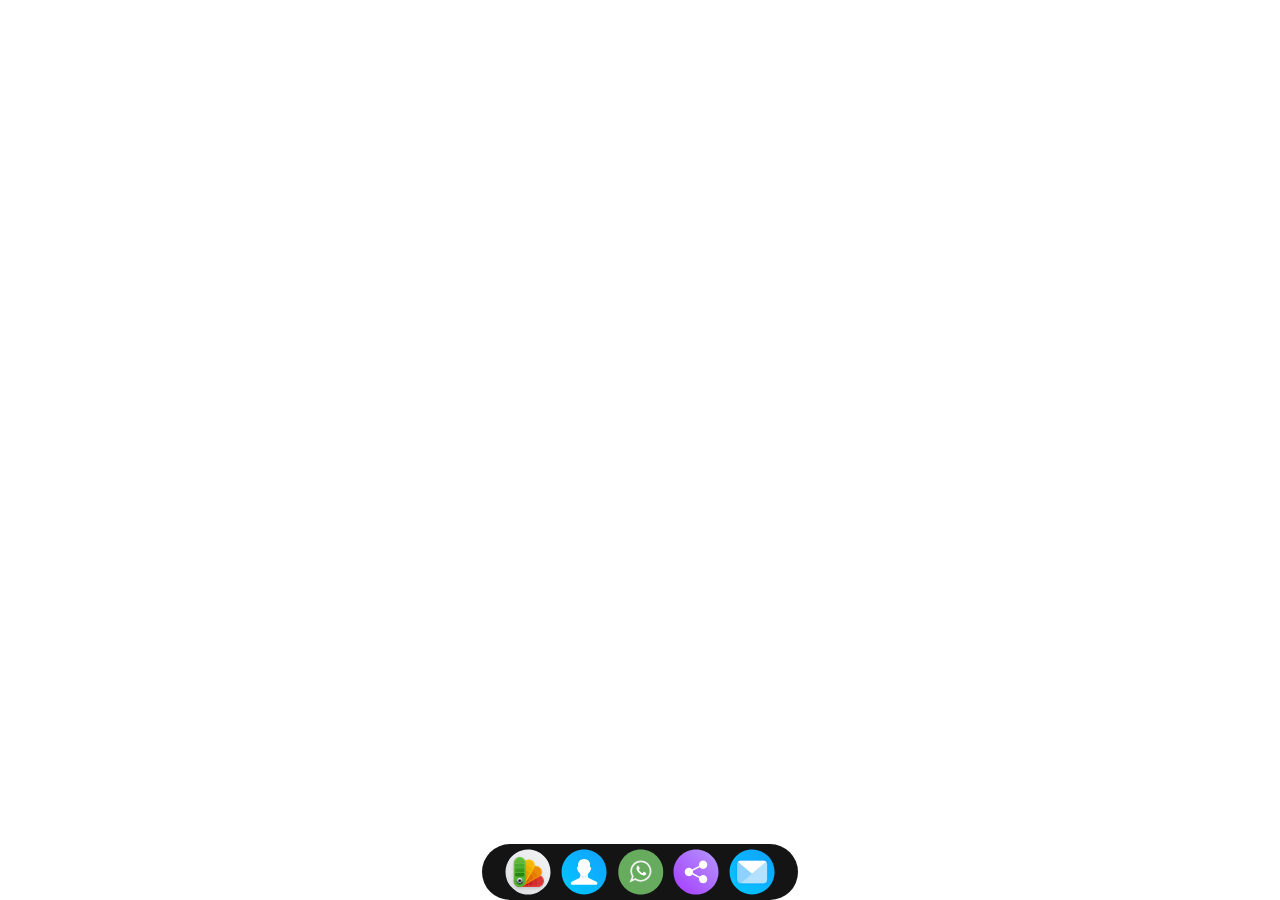
<file: teste.html>
<!DOCTYPE html>
<html lang="en">
<head>
    <meta charset="UTF-8">
    <meta http-equiv="X-UA-Compatible" content="IE=edge">
    <meta name="viewport" content="width=device-width, initial-scale=1.0">
    <link rel="stylesheet" href="src/style/style.css" />
    <script src="src/scripts/index.js" defer></script>
    <link rel="preconnect" href="https://fonts.googleapis.com" />
    <link rel="preconnect" href="https://fonts.gstatic.com" crossorigin />
    <link
      href="https://fonts.googleapis.com/css2?family=Roboto:ital,wght@0,300;0,400;0,500;0,700;1,300&display=swap"
      rel="stylesheet" />
    <meta
      name="description"
      content="Designer especialista em criar interfaces para web e aplicativo, Design system, Product Designer, UX/UI Designer, UI Interface, Designer de intereração" />
    <title>Que legal ter Você aqui</title>
    <link
      rel="icon"
      type="image/x-icon"
      href="src/assets/photos/eu-avatar.ico" />
</head>
<body>


    <div class="app-bar w-screen ps-absolute d-flex jc-center bt">
        <ul
          class="lf-25 d-flex ai-center pd-lf-18px pd-rg-18px br-32px bg-black-900 mbl-bg-none">
          <li class="btn-all-apps d-flex">
            <a href="#" class="d-none">
              <span
                class="ps-absolute tp-n50 mg-lf-n18px br-8px pd-4px fc-black-150 fs-14m bg-secundary ts-03 cr-default"
                >Mostrar apps</span
              >
              <svg
                class="cr-pointer pd-4px br-50 hover-default ts-03"
                width="56"
                height="56"
                viewBox="0 0 64 64"
                fill="none"
                xmlns="http://www.w3.org/2000/svg">
                <g id="icon-apps" clip-path="url(#clip0_82_2)">
                  <g id="circle943" opacity="0.25" filter="url(#filter0_f_82_2)">
                    <path
                      d="M31.9999 62.0013C48.5691 62.0013 62.0012 48.5693 62.0012 32C62.0012 15.4307 48.5691 1.99866 31.9999 1.99866C15.4306 1.99866 1.99854 15.4307 1.99854 32C1.99854 48.5693 15.4306 62.0013 31.9999 62.0013Z"
                      fill="black" />
                  </g>
                  <path
                    id="path1187"
                    d="M32 62C48.5685 62 62 48.5685 62 32C62 15.4315 48.5685 2 32 2C15.4315 2 2 15.4315 2 32C2 48.5685 15.4315 62 32 62Z"
                    fill="url(#paint0_linear_82_2)" />
                  <g id="g52" opacity="0.25" filter="url(#filter1_f_82_2)">
                    <path
                      id="path40"
                      d="M21.5448 19.84H28.3749C29.3144 19.84 30.0798 20.6055 30.0798 21.545V28.3751C30.0798 29.3146 29.3144 30.08 28.3749 30.08H21.5448C20.6053 30.08 19.8398 29.3146 19.8398 28.3751V21.545C19.8398 20.6055 20.6053 19.84 21.5448 19.84Z"
                      fill="black" />
                    <path
                      id="path42"
                      d="M36.9047 35.2H43.7347C44.6794 35.2 45.4397 35.9655 45.4397 36.905V43.7351C45.4397 44.6797 44.6794 45.44 43.7347 45.44H36.9047C35.9651 45.44 35.1997 44.6797 35.1997 43.7351V36.905C35.1997 35.9655 35.9651 35.2 36.9047 35.2Z"
                      fill="black" />
                    <path
                      id="path44"
                      d="M19.8398 32.64C18.4203 32.64 17.2798 33.7805 17.2798 35.2V45.44C17.2798 46.8595 18.4203 48 19.8398 48H30.0798C31.4993 48 32.6398 46.8595 32.6398 45.44V35.2C32.6398 33.7805 31.4993 32.64 30.0798 32.64M19.8398 33.92H30.0798C30.7902 33.92 31.3598 34.4896 31.3598 35.2V45.44C31.3598 46.1504 30.7902 46.72 30.0798 46.72H19.8398C19.1294 46.72 18.5598 46.1504 18.5598 45.44V35.2C18.5598 34.4896 19.1294 33.92 19.8398 33.92Z"
                      fill="black" />
                    <path
                      id="path46"
                      d="M21.1198 35.2H28.7998C29.5051 35.2 30.0798 35.7747 30.0798 36.48V44.16C30.0798 44.8653 29.5051 45.44 28.7998 45.44H21.1198C20.4146 45.44 19.8398 44.8653 19.8398 44.16V36.48C19.8398 35.7747 20.4146 35.2 21.1198 35.2Z"
                      fill="black" />
                    <path
                      id="path48"
                      d="M35.1996 17.28C33.7801 17.28 32.6396 18.4205 32.6396 19.84V30.08C32.6396 31.4996 33.7801 32.64 35.1996 32.64H45.4396C46.8592 32.64 47.9996 31.4996 47.9996 30.08V19.84C47.9996 18.4205 46.8592 17.28 45.4396 17.28M35.1996 18.56H45.4396C46.15 18.56 46.7196 19.1296 46.7196 19.84V30.08C46.7196 30.7904 46.15 31.36 45.4396 31.36H35.1996C34.4892 31.36 33.9196 30.7904 33.9196 30.08V19.84C33.9196 19.1296 34.4892 18.56 35.1996 18.56Z"
                      fill="black" />
                    <path
                      id="path50"
                      d="M36.4797 19.84H44.1597C44.865 19.84 45.4397 20.4147 45.4397 21.12V28.8C45.4397 29.5053 44.865 30.08 44.1597 30.08H36.4797C35.7744 30.08 35.1997 29.5053 35.1997 28.8V21.12C35.1997 20.4147 35.7744 19.84 36.4797 19.84Z"
                      fill="black" />
                  </g>
                  <g id="g62">
                    <path
                      id="path54"
                      d="M20.265 18.56H27.0951C28.0346 18.56 28.8001 19.3254 28.8001 20.265V27.095C28.8001 28.0346 28.0346 28.8 27.0951 28.8H20.265C19.3255 28.8 18.5601 28.0346 18.5601 27.095V20.265C18.5601 19.3254 19.3255 18.56 20.265 18.56Z"
                      fill="url(#paint1_linear_82_2)" />
                    <path
                      id="path56"
                      d="M35.6249 33.92H42.455C43.3996 33.92 44.1599 34.6854 44.1599 35.6249V42.455C44.1599 43.3997 43.3996 44.16 42.455 44.16H35.6249C34.6854 44.16 33.9199 43.3997 33.9199 42.455V35.6249C33.9199 34.6854 34.6854 33.92 35.6249 33.92Z"
                      fill="url(#paint2_linear_82_2)" />
                    <path
                      id="path58"
                      d="M18.561 31.359C17.1415 31.359 16.0005 32.5 16.0005 33.9195V44.1595C16.0005 45.579 17.1415 46.72 18.561 46.72H28.801C30.2205 46.72 31.3596 45.579 31.3596 44.1595V33.9195C31.3596 32.5 30.2205 31.359 28.801 31.359H18.561ZM18.561 32.6402H28.801C29.5114 32.6402 30.0803 33.2091 30.0803 33.9195V44.1595C30.0803 44.8699 29.5114 45.4388 28.801 45.4388H18.561C17.8506 45.4388 17.2798 44.8699 17.2798 44.1595V33.9195C17.2798 33.2091 17.8506 32.6402 18.561 32.6402ZM19.8403 33.9195C19.135 33.9195 18.561 34.4935 18.561 35.1988V42.8804C18.561 43.5857 19.135 44.1597 19.8403 44.1597H27.52C28.2253 44.1597 28.8012 43.5857 28.8012 42.8804V35.1988C28.8012 34.4935 28.2252 33.9195 27.52 33.9195H19.8403Z"
                      fill="url(#paint3_linear_82_2)" />
                    <path
                      id="path60"
                      d="M33.9199 16C32.5004 16 31.3594 17.141 31.3594 18.5605V28.8005C31.3594 30.22 32.5004 31.3591 33.9199 31.3591H44.1599C45.5794 31.3591 46.7204 30.22 46.7204 28.8005V18.5605C46.7204 17.141 45.5794 16 44.1599 16H33.9199ZM33.9199 17.2793H44.1599C44.8703 17.2793 45.4392 17.8501 45.4392 18.5605V28.8005C45.4392 29.5109 44.8703 30.0798 44.1599 30.0798H33.9199C33.2095 30.0798 32.6406 29.5109 32.6406 28.8005V18.5605C32.6406 17.8501 33.2095 17.2793 33.9199 17.2793ZM35.1992 18.5605C34.4939 18.5605 33.9199 19.1345 33.9199 19.8398V27.5195C33.9199 28.2248 34.4939 28.8007 35.1992 28.8007H42.8808C43.5861 28.8007 44.1601 28.2247 44.1601 27.5195V19.8398C44.1601 19.1345 43.5861 18.5605 42.8808 18.5605H35.1992Z"
                      fill="url(#paint4_linear_82_2)" />
                  </g>
                </g>
                <defs>
                  <filter
                    id="filter0_f_82_2"
                    x="0.798488"
                    y="0.79861"
                    width="62.4025"
                    height="62.4028"
                    filterUnits="userSpaceOnUse"
                    color-interpolation-filters="sRGB">
                    <feFlood flood-opacity="0" result="BackgroundImageFix" />
                    <feBlend
                      mode="normal"
                      in="SourceGraphic"
                      in2="BackgroundImageFix"
                      result="shape" />
                    <feGaussianBlur
                      stdDeviation="0.600024"
                      result="effect1_foregroundBlur_82_2" />
                  </filter>
                  <filter
                    id="filter1_f_82_2"
                    x="15.7438"
                    y="15.744"
                    width="33.7917"
                    height="33.792"
                    filterUnits="userSpaceOnUse"
                    color-interpolation-filters="sRGB">
                    <feFlood flood-opacity="0" result="BackgroundImageFix" />
                    <feBlend
                      mode="normal"
                      in="SourceGraphic"
                      in2="BackgroundImageFix"
                      result="shape" />
                    <feGaussianBlur
                      stdDeviation="0.768"
                      result="effect1_foregroundBlur_82_2" />
                  </filter>
                  <linearGradient
                    id="paint0_linear_82_2"
                    x1="2.63697"
                    y1="61.8465"
                    x2="61.6421"
                    y2="2.66183"
                    gradientUnits="userSpaceOnUse">
                    <stop stop-color="#2F333F" />
                    <stop offset="1" stop-color="#505664" />
                  </linearGradient>
                  <linearGradient
                    id="paint1_linear_82_2"
                    x1="22.9671"
                    y1="29.4426"
                    x2="23.3089"
                    y2="17.9174"
                    gradientUnits="userSpaceOnUse">
                    <stop stop-color="#136DE2" />
                    <stop offset="1" stop-color="#26BBCF" />
                  </linearGradient>
                  <linearGradient
                    id="paint2_linear_82_2"
                    x1="38.9362"
                    y1="45.1417"
                    x2="39.0079"
                    y2="33.0739"
                    gradientUnits="userSpaceOnUse">
                    <stop stop-color="#136DE2" />
                    <stop offset="1" stop-color="#26BBCF" />
                  </linearGradient>
                  <linearGradient
                    id="paint3_linear_82_2"
                    x1="16"
                    y1="39.04"
                    x2="31.359"
                    y2="39.04"
                    gradientUnits="userSpaceOnUse">
                    <stop stop-color="#FFB636" />
                    <stop offset="1" stop-color="#EEED51" />
                  </linearGradient>
                  <linearGradient
                    id="paint4_linear_82_2"
                    x1="38.8379"
                    y1="31.829"
                    x2="38.8749"
                    y2="15.598"
                    gradientUnits="userSpaceOnUse">
                    <stop stop-color="#FFB636" />
                    <stop offset="1" stop-color="#EEED51" />
                  </linearGradient>
                  <clipPath id="clip0_82_2">
                    <rect width="64" height="64" fill="white" />
                  </clipPath>
                </defs></svg
            ></a>
          </li>
          <li class="btn-my-projects">
            <a href="src/pages/projects.html" class="d-flex">
              <span
                class="ps-absolute tp-n50 mg-lf-n18px br-8px pd-4px fc-black-150 fs-14m bg-secundary ts-03 cr-default"
                >Meus projetos</span
              >
              <svg
                class="cr-pointer pd-4px br-50 hover-default ts-03"
                width="56"
                height="56"
                viewBox="0 0 64 64"
                fill="none"
                xmlns="http://www.w3.org/2000/svg">
                <g id="icon-projects" clip-path="url(#clip0_82_17)">
                  <g
                    id="circle1078"
                    opacity="0.25"
                    filter="url(#filter0_f_82_17)">
                    <path
                      d="M31.9999 62.0013C48.5692 62.0013 62.0012 48.5693 62.0012 32C62.0012 15.4307 48.5692 1.99866 31.9999 1.99866C15.4306 1.99866 1.99854 15.4307 1.99854 32C1.99854 48.5693 15.4306 62.0013 31.9999 62.0013Z"
                      fill="black" />
                  </g>
                  <path
                    id="path1080"
                    d="M62.0006 32.0004C62.0006 35.5968 61.3676 39.0452 60.2066 42.2404C59.3996 44.4616 58.338 46.5616 57.0547 48.504C56.5172 49.3207 55.9392 50.1094 55.3257 50.8673C53.3616 53.293 51.0275 55.4055 48.4071 57.1199C47.4422 57.7518 46.4393 58.3298 45.401 58.8476C41.3689 60.8655 36.8171 62.0006 32 62.0006C27.1829 62.0006 22.6311 60.8655 18.599 58.8475C17.5606 58.3295 16.5565 57.7515 15.5916 57.1198C12.9381 55.3822 10.5761 53.2366 8.59591 50.7708C7.98123 50.0067 7.40441 49.2108 6.86691 48.3867C5.61791 46.4765 4.58321 44.4155 3.79221 42.2373C2.63141 39.0424 1.99951 35.5954 1.99951 32.0003C1.99951 15.4313 15.4315 1.99933 32.0005 1.99933C40.3175 1.99933 47.8435 5.38393 53.2775 10.85C54.8436 12.4247 56.2359 14.1734 57.4211 16.064C58.5416 17.8445 59.4783 19.7522 60.2068 21.7591C61.3678 24.9551 62.0006 28.4046 62.0006 32.0004Z"
                    fill="url(#paint0_linear_82_17)" />
                  <g id="path96" opacity="0.15" filter="url(#filter1_f_82_17)">
                    <path
                      d="M21.0262 14.4525C16.5942 14.4525 13.0263 18.0205 13.0263 22.4524V46.4525C13.0263 48.5647 13.8428 50.4747 15.1708 51.9015C15.1943 51.9275 15.2172 51.954 15.2411 51.9796C15.3589 52.1029 15.483 52.2196 15.6083 52.3351C15.6994 52.4208 15.7899 52.5071 15.8857 52.589C15.9297 52.626 15.9756 52.6605 16.0205 52.6964C16.3557 52.9709 16.7106 53.2283 17.0986 53.4523C18.6941 54.3735 20.467 54.6773 22.1553 54.4523H45.2589C49.6908 54.4523 53.2588 50.8843 53.2588 46.4524C53.2588 43.2716 51.4153 40.5445 48.7391 39.253C50.679 36.7618 51.0274 33.2582 49.3466 30.3468C47.618 27.3527 44.2736 25.9084 41.0632 26.4659C41.3409 23.4556 39.8971 20.4276 37.0984 18.8114C34.2579 17.1715 30.8518 17.4635 28.3739 19.2802C27.1501 16.4358 24.3292 14.4525 21.0262 14.4525Z"
                      fill="black" />
                  </g>
                  <g id="g208">
                    <path
                      id="path98"
                      d="M53.2318 43.9984C53.2318 48.4303 49.6639 51.9983 45.2319 51.9983H21.2318C16.7999 51.9983 13.2319 48.4303 13.2319 43.9984C13.2319 39.5665 16.8 35.9985 21.2318 35.9985H45.2319C49.6639 35.9985 53.2318 39.5665 53.2318 43.9984Z"
                      fill="url(#paint1_linear_82_17)"
                      stroke="#7F7F7F"
                      stroke-opacity="0.2"
                      stroke-width="0.200001"
                      stroke-linecap="round"
                      stroke-linejoin="round" />
                    <g id="g118">
                      <g id="g114">
                        <path
                          id="rect100"
                          d="M32 48.9996V38.9998C32 38.4475 31.5523 37.9998 31 37.9998H28C27.4477 37.9998 27 38.4475 27 38.9998V48.9996C27 49.5519 27.4477 49.9996 28 49.9996H31C31.5523 49.9996 32 49.5519 32 48.9996Z"
                          stroke="#FDFDFD"
                          stroke-opacity="0.15"
                          stroke-width="0.200001"
                          stroke-linecap="round"
                          stroke-linejoin="round" />
                        <path
                          id="rect102"
                          d="M37.9995 48.9996V38.9998C37.9995 38.4475 37.5518 37.9998 36.9995 37.9998H33.9995C33.4472 37.9998 32.9995 38.4475 32.9995 38.9998V48.9996C32.9995 49.5519 33.4472 49.9996 33.9995 49.9996H36.9995C37.5518 49.9996 37.9995 49.5519 37.9995 48.9996Z"
                          stroke="#FDFDFD"
                          stroke-opacity="0.15"
                          stroke-width="0.200001"
                          stroke-linecap="round"
                          stroke-linejoin="round" />
                        <path
                          id="rect104"
                          d="M32.2319 48.9996V38.9998C32.2319 38.4475 31.7842 37.9998 31.2319 37.9998H28.2319C27.6796 37.9998 27.2319 38.4475 27.2319 38.9998V48.9996C27.2319 49.5519 27.6796 49.9996 28.2319 49.9996H31.2319C31.7842 49.9996 32.2319 49.5519 32.2319 48.9996Z"
                          fill="#BB1112"
                          stroke="black"
                          stroke-opacity="0.15"
                          stroke-width="0.200001"
                          stroke-linecap="round"
                          stroke-linejoin="round" />
                        <path
                          id="rect106"
                          d="M43.9995 48.9996V38.9998C43.9995 38.4475 43.5518 37.9998 42.9995 37.9998H39.9995C39.4472 37.9998 38.9995 38.4475 38.9995 38.9998V48.9996C38.9995 49.5519 39.4472 49.9996 39.9995 49.9996H42.9995C43.5518 49.9996 43.9995 49.5519 43.9995 48.9996Z"
                          stroke="#FDFDFD"
                          stroke-opacity="0.15"
                          stroke-width="0.200001"
                          stroke-linecap="round"
                          stroke-linejoin="round" />
                        <path
                          id="rect108"
                          d="M38.2319 48.9996V38.9998C38.2319 38.4475 37.7842 37.9998 37.2319 37.9998H34.2319C33.6796 37.9998 33.2319 38.4475 33.2319 38.9998V48.9996C33.2319 49.5519 33.6796 49.9996 34.2319 49.9996H37.2319C37.7842 49.9996 38.2319 49.5519 38.2319 48.9996Z"
                          fill="#C72020"
                          stroke="black"
                          stroke-opacity="0.15"
                          stroke-width="0.200001"
                          stroke-linecap="round"
                          stroke-linejoin="round" />
                        <path
                          id="path110"
                          d="M50.9995 43.9999C50.9995 40.9291 48.7143 38.4163 45.7455 38.0508C45.3184 38.1647 44.9994 38.536 44.9994 39V49.0001C44.9994 49.464 45.3184 49.8354 45.7455 49.9493C48.7142 49.5835 50.9995 47.0705 50.9995 43.9999Z"
                          stroke="#FDFDFD"
                          stroke-opacity="0.15"
                          stroke-width="0.200001"
                          stroke-linecap="round"
                          stroke-linejoin="round" />
                        <path
                          id="rect112"
                          d="M44.2319 48.9996V38.9998C44.2319 38.4475 43.7842 37.9998 43.2319 37.9998H40.2319C39.6796 37.9998 39.2319 38.4475 39.2319 38.9998V48.9996C39.2319 49.5519 39.6796 49.9996 40.2319 49.9996H43.2319C43.7842 49.9996 44.2319 49.5519 44.2319 48.9996Z"
                          fill="#D22B2B"
                          stroke="black"
                          stroke-opacity="0.15"
                          stroke-width="0.200001"
                          stroke-linecap="round"
                          stroke-linejoin="round" />
                      </g>
                      <path
                        id="path116"
                        d="M51.2319 44C51.2319 40.9292 48.9467 38.4166 45.978 38.0508C45.5509 38.1647 45.2319 38.536 45.2319 39V49.0001C45.2319 49.4641 45.5509 49.8354 45.978 49.9493C48.9467 49.5835 51.2319 47.0708 51.2319 44Z"
                        fill="#DB3636"
                        stroke="black"
                        stroke-opacity="0.15"
                        stroke-width="0.200001"
                        stroke-linecap="round"
                        stroke-linejoin="round" />
                    </g>
                    <g id="g142">
                      <path
                        id="path120"
                        d="M49.3203 27.8937C51.5362 31.7319 50.2303 36.6058 46.3921 38.8218L25.6074 50.8218C21.7692 53.0378 16.8953 51.7318 14.6793 47.8937C12.4634 44.0555 13.7694 39.1815 17.6075 36.9656L38.3922 24.9655C42.2304 22.7495 47.1043 24.0555 49.3203 27.8937Z"
                        fill="url(#paint2_linear_82_17)"
                        stroke="#7F7F7F"
                        stroke-opacity="0.2"
                        stroke-width="0.200001"
                        stroke-linecap="round"
                        stroke-linejoin="round" />
                      <g id="g140">
                        <g id="g136">
                          <path
                            id="rect122"
                            d="M33.4325 42.8397L28.4326 34.1796C28.1565 33.7013 27.5449 33.5375 27.0666 33.8136L24.4685 35.3136C23.9902 35.5898 23.8263 36.2014 24.1025 36.6796L29.1024 45.3398C29.3785 45.8181 29.9901 45.9819 30.4684 45.7058L33.0665 44.2058C33.5448 43.9296 33.7087 43.318 33.4325 42.8397Z"
                            stroke="#FDFDFD"
                            stroke-opacity="0.15"
                            stroke-width="0.200001"
                            stroke-linecap="round"
                            stroke-linejoin="round" />
                          <path
                            id="rect124"
                            d="M38.6283 39.8399L33.6284 31.1798C33.3523 30.7015 32.7407 30.5376 32.2624 30.8138L29.6643 32.3138C29.186 32.5899 29.0221 33.2015 29.2983 33.6798L34.2982 42.3399C34.5743 42.8182 35.1859 42.9821 35.6642 42.706L38.2623 41.206C38.7406 40.9298 38.9045 40.3182 38.6283 39.8399Z"
                            stroke="#FDFDFD"
                            stroke-opacity="0.15"
                            stroke-width="0.200001"
                            stroke-linecap="round"
                            stroke-linejoin="round" />
                          <path
                            id="rect126"
                            d="M33.6332 42.7237L28.6333 34.0636C28.3572 33.5853 27.7456 33.4214 27.2673 33.6976L24.6692 35.1976C24.1909 35.4737 24.027 36.0853 24.3031 36.5636L29.3031 45.2237C29.5792 45.702 30.1908 45.8659 30.6691 45.5898L33.2672 44.0898C33.7455 43.8136 33.9094 43.202 33.6332 42.7237Z"
                            fill="#CE5801"
                            stroke="black"
                            stroke-opacity="0.15"
                            stroke-width="0.200001"
                            stroke-linecap="round"
                            stroke-linejoin="round" />
                          <path
                            id="rect128"
                            d="M43.8246 36.8399L38.8247 28.1798C38.5486 27.7015 37.937 27.5376 37.4587 27.8137L34.8606 29.3137C34.3823 29.5899 34.2184 30.2015 34.4946 30.6798L39.4945 39.3399C39.7706 39.8182 40.3822 39.9821 40.8605 39.7059L43.4586 38.2059C43.9369 37.9298 44.1008 37.3182 43.8246 36.8399Z"
                            stroke="#FDFDFD"
                            stroke-opacity="0.15"
                            stroke-width="0.200001"
                            stroke-linecap="round"
                            stroke-linejoin="round" />
                          <path
                            id="rect130"
                            d="M38.8295 39.7237L33.8296 31.0635C33.5534 30.5852 32.9419 30.4214 32.4636 30.6975L29.8655 32.1975C29.3872 32.4737 29.2233 33.0853 29.4994 33.5636L34.4994 42.2237C34.7755 42.702 35.3871 42.8659 35.8654 42.5897L38.4635 41.0897C38.9418 40.8136 39.1057 40.202 38.8295 39.7237Z"
                            fill="#DD6D01"
                            stroke="black"
                            stroke-opacity="0.15"
                            stroke-width="0.200001"
                            stroke-linecap="round"
                            stroke-linejoin="round" />
                          <path
                            id="path132"
                            d="M47.3867 29.01C45.8513 26.3507 42.6158 25.3171 39.862 26.485C39.5491 26.7972 39.4585 27.2782 39.6905 27.6801L44.6905 36.3404C44.9225 36.7422 45.3844 36.9043 45.8112 36.7894C48.1993 34.9882 48.922 31.6693 47.3867 29.01Z"
                            stroke="#FDFDFD"
                            stroke-opacity="0.15"
                            stroke-width="0.200001"
                            stroke-linecap="round"
                            stroke-linejoin="round" />
                          <path
                            id="rect134"
                            d="M44.0258 36.7236L39.0259 28.0635C38.7497 27.5852 38.1381 27.4213 37.6598 27.6975L35.0618 29.1975C34.5835 29.4736 34.4196 30.0852 34.6957 30.5635L39.6956 39.2236C39.9718 39.7019 40.5834 39.8658 41.0617 39.5896L43.6598 38.0896C44.1381 37.8135 44.3019 37.2019 44.0258 36.7236Z"
                            fill="#E57D00"
                            stroke="black"
                            stroke-opacity="0.15"
                            stroke-width="0.200001"
                            stroke-linecap="round"
                            stroke-linejoin="round" />
                        </g>
                        <path
                          id="path138"
                          d="M47.5879 28.894C46.0525 26.2345 42.8171 25.2012 40.0632 26.3687C39.7503 26.6809 39.6597 27.162 39.8917 27.5638L44.8917 36.2241C45.1237 36.626 45.5857 36.788 46.0125 36.6732C48.4006 34.872 49.1233 31.5534 47.5879 28.894Z"
                          fill="#ED8B01"
                          stroke="black"
                          stroke-opacity="0.15"
                          stroke-width="0.200001"
                          stroke-linecap="round"
                          stroke-linejoin="round" />
                      </g>
                    </g>
                    <g id="g166">
                      <path
                        id="path144"
                        d="M37.0727 16.3591C40.9108 18.5751 42.2168 23.4491 40.0008 27.2872L28.0008 48.0719C25.7848 51.9101 20.9109 53.216 17.0727 51.0001C13.2345 48.7841 11.9286 43.9101 14.1445 40.072L26.1446 19.2873C28.3606 15.4491 33.2345 14.1432 37.0727 16.3591Z"
                        fill="url(#paint3_linear_82_17)"
                        stroke="#7F7F7F"
                        stroke-opacity="0.2"
                        stroke-width="0.200001"
                        stroke-linecap="round"
                        stroke-linejoin="round" />
                      <g id="g164">
                        <g id="g160">
                          <path
                            id="rect146"
                            d="M30.7864 37.2468L22.1263 32.2468C21.648 31.9707 21.0364 32.1346 20.7602 32.6129L19.2602 35.211C18.9841 35.6892 19.148 36.3008 19.6263 36.577L28.2864 41.5769C28.7647 41.8531 29.3763 41.6892 29.6524 41.2109L31.1524 38.6128C31.4286 38.1345 31.2647 37.5229 30.7864 37.2468Z"
                            stroke="#FDFDFD"
                            stroke-opacity="0.15"
                            stroke-width="0.200001"
                            stroke-linecap="round"
                            stroke-linejoin="round" />
                          <path
                            id="rect148"
                            d="M33.7864 32.0508L25.1263 27.0509C24.648 26.7748 24.0364 26.9386 23.7603 27.4169L22.2602 30.015C21.9841 30.4933 22.148 31.1049 22.6263 31.3811L31.2864 36.381C31.7647 36.6571 32.3763 36.4933 32.6524 36.015L34.1524 33.4169C34.4286 32.9386 34.2647 32.327 33.7864 32.0508Z"
                            stroke="#FDFDFD"
                            stroke-opacity="0.15"
                            stroke-width="0.200001"
                            stroke-linecap="round"
                            stroke-linejoin="round" />
                          <path
                            id="rect150"
                            d="M30.9026 37.0458L22.2425 32.0458C21.7642 31.7697 21.1526 31.9336 20.8765 32.4119L19.3765 35.01C19.1003 35.4883 19.2642 36.0999 19.7425 36.376L28.4026 41.3759C28.8809 41.6521 29.4925 41.4882 29.7686 41.0099L31.2686 38.4118C31.5448 37.9335 31.3809 37.3219 30.9026 37.0458Z"
                            fill="#D68F01"
                            stroke="black"
                            stroke-opacity="0.15"
                            stroke-width="0.200001"
                            stroke-linecap="round"
                            stroke-linejoin="round" />
                          <path
                            id="rect152"
                            d="M36.7864 26.8545L28.1263 21.8546C27.648 21.5785 27.0364 21.7424 26.7602 22.2206L25.2602 24.8187C24.9841 25.297 25.148 25.9086 25.6263 26.1848L34.2864 31.1847C34.7647 31.4608 35.3763 31.297 35.6524 30.8187L37.1524 28.2206C37.4286 27.7423 37.2647 27.1307 36.7864 26.8545Z"
                            stroke="#FDFDFD"
                            stroke-opacity="0.15"
                            stroke-width="0.200001"
                            stroke-linecap="round"
                            stroke-linejoin="round" />
                          <path
                            id="rect154"
                            d="M33.9026 31.8495L25.2425 26.8496C24.7642 26.5735 24.1526 26.7373 23.8765 27.2156L22.3765 29.8137C22.1003 30.292 22.2642 30.9036 22.7425 31.1798L31.4026 36.1797C31.8809 36.4558 32.4925 36.292 32.7686 35.8137L34.2686 33.2156C34.5448 32.7373 34.3809 32.1257 33.9026 31.8495Z"
                            fill="#E3A101"
                            stroke="black"
                            stroke-opacity="0.15"
                            stroke-width="0.200001"
                            stroke-linecap="round"
                            stroke-linejoin="round" />
                          <path
                            id="path156"
                            d="M35.9563 18.2927C33.2969 16.7573 29.9781 17.4799 28.1772 19.8682C28.0623 20.2951 28.2244 20.757 28.6262 20.989L37.2865 25.989C37.6883 26.221 38.1694 26.1304 38.4816 25.8175C39.6491 23.0636 38.6155 19.828 35.9563 18.2927Z"
                            stroke="#FDFDFD"
                            stroke-opacity="0.15"
                            stroke-width="0.200001"
                            stroke-linecap="round"
                            stroke-linejoin="round" />
                          <path
                            id="rect158"
                            d="M36.9026 26.6532L28.2425 21.6533C27.7642 21.3772 27.1526 21.5411 26.8765 22.0194L25.3765 24.6174C25.1003 25.0957 25.2642 25.7073 25.7425 25.9835L34.4026 30.9834C34.8809 31.2595 35.4925 31.0957 35.7686 30.6174L37.2686 28.0193C37.5448 27.541 37.3809 26.9294 36.9026 26.6532Z"
                            fill="#EAAD01"
                            stroke="black"
                            stroke-opacity="0.15"
                            stroke-width="0.200001"
                            stroke-linecap="round"
                            stroke-linejoin="round" />
                        </g>
                        <path
                          id="path162"
                          d="M36.0731 18.0915C33.4137 16.5561 30.0951 17.2788 28.2939 19.6669C28.179 20.0938 28.3411 20.5557 28.7429 20.7877L37.4033 25.7877C37.8051 26.0197 38.2861 25.9291 38.5984 25.6162C39.7659 22.8623 38.7325 19.6269 36.0731 18.0915Z"
                          fill="#F2B800"
                          stroke="black"
                          stroke-opacity="0.15"
                          stroke-width="0.200001"
                          stroke-linecap="round"
                          stroke-linejoin="round" />
                      </g>
                    </g>
                    <g id="g190">
                      <path
                        id="path168"
                        d="M20.9999 11.9999C25.4319 11.9999 28.9998 15.5679 28.9998 19.9998V43.9999C28.9998 48.4318 25.4318 51.9998 20.9999 51.9998C16.568 51.9998 13 48.4318 13 43.9999V19.9998C13 15.5678 16.568 11.9999 20.9999 11.9999Z"
                        fill="url(#paint4_linear_82_17)"
                        stroke="#7F7F7F"
                        stroke-opacity="0.2"
                        stroke-width="0.200001"
                        stroke-linecap="round"
                        stroke-linejoin="round" />
                      <g id="g188">
                        <g id="g184">
                          <path
                            id="rect170"
                            d="M25.9999 33.2322H16C15.4477 33.2322 15 33.6799 15 34.2322V37.2322C15 37.7845 15.4477 38.2322 16 38.2322H25.9999C26.5521 38.2322 26.9999 37.7845 26.9999 37.2322V34.2322C26.9999 33.6799 26.5521 33.2322 25.9999 33.2322Z"
                            stroke="#FDFDFD"
                            stroke-opacity="0.15"
                            stroke-width="0.200001"
                            stroke-linecap="round"
                            stroke-linejoin="round" />
                          <path
                            id="rect172"
                            d="M25.9999 27.2324H16C15.4477 27.2324 15 27.6801 15 28.2324V31.2325C15 31.7847 15.4477 32.2325 16 32.2325H25.9999C26.5521 32.2325 26.9999 31.7847 26.9999 31.2325V28.2324C26.9999 27.6801 26.5521 27.2324 25.9999 27.2324Z"
                            stroke="#FDFDFD"
                            stroke-opacity="0.15"
                            stroke-width="0.200001"
                            stroke-linecap="round"
                            stroke-linejoin="round" />
                          <path
                            id="rect174"
                            d="M25.9999 33.0001H16C15.4477 33.0001 15 33.4478 15 34.0001V37.0002C15 37.5524 15.4477 38.0002 16 38.0002H25.9999C26.5521 38.0002 26.9999 37.5524 26.9999 37.0002V34.0001C26.9999 33.4478 26.5521 33.0001 25.9999 33.0001Z"
                            fill="#29860A"
                            stroke="black"
                            stroke-opacity="0.15"
                            stroke-width="0.200001"
                            stroke-linecap="round"
                            stroke-linejoin="round" />
                          <path
                            id="rect176"
                            d="M25.9999 21.2323H16C15.4477 21.2323 15 21.68 15 22.2323V25.2323C15 25.7846 15.4477 26.2323 16 26.2323H25.9999C26.5521 26.2323 26.9999 25.7846 26.9999 25.2323V22.2323C26.9999 21.68 26.5521 21.2323 25.9999 21.2323Z"
                            stroke="#FDFDFD"
                            stroke-opacity="0.15"
                            stroke-width="0.200001"
                            stroke-linecap="round"
                            stroke-linejoin="round" />
                          <path
                            id="rect178"
                            d="M25.9999 27H16C15.4477 27 15 27.4477 15 28V31C15 31.5523 15.4477 32 16 32H25.9999C26.5521 32 26.9999 31.5523 26.9999 31V28C26.9999 27.4477 26.5521 27 25.9999 27Z"
                            fill="#3B9A1A"
                            stroke="black"
                            stroke-opacity="0.15"
                            stroke-width="0.200001"
                            stroke-linecap="round"
                            stroke-linejoin="round" />
                          <path
                            id="path180"
                            d="M20.9999 14.2325C17.9291 14.2325 15.4163 16.5177 15.0508 19.4865C15.1647 19.9136 15.536 20.2326 16 20.2326H26.0001C26.464 20.2326 26.8354 19.9136 26.9493 19.4865C26.5835 16.5178 24.0705 14.2325 20.9999 14.2325Z"
                            stroke="#FDFDFD"
                            stroke-opacity="0.15"
                            stroke-width="0.200001"
                            stroke-linecap="round"
                            stroke-linejoin="round" />
                          <path
                            id="rect182"
                            d="M25.9999 20.9999H16C15.4477 20.9999 15 21.4476 15 21.9999V24.9999C15 25.5522 15.4477 25.9999 16 25.9999H25.9999C26.5521 25.9999 26.9999 25.5522 26.9999 24.9999V21.9999C26.9999 21.4476 26.5521 20.9999 25.9999 20.9999Z"
                            fill="#4EAA2A"
                            stroke="black"
                            stroke-opacity="0.15"
                            stroke-width="0.200001"
                            stroke-linecap="round"
                            stroke-linejoin="round" />
                        </g>
                        <path
                          id="path186"
                          d="M21.0005 14.0001C17.9297 14.0001 15.4171 16.2853 15.0513 19.2541C15.1652 19.6812 15.5365 20.0002 16.0005 20.0002H26.0006C26.4645 20.0002 26.8359 19.6812 26.9498 19.2541C26.584 16.2853 24.0713 14.0001 21.0005 14.0001Z"
                          fill="#5DB837"
                          stroke="black"
                          stroke-opacity="0.15"
                          stroke-width="0.200001"
                          stroke-linecap="round"
                          stroke-linejoin="round" />
                      </g>
                    </g>
                    <g id="g206">
                      <path
                        id="circle192"
                        d="M21 50C23.7615 50 26.0001 47.7614 26.0001 45C26.0001 42.2385 23.7615 39.9999 21 39.9999C18.2386 39.9999 16 42.2385 16 45C16 47.7614 18.2386 50 21 50Z"
                        fill="url(#paint5_radial_82_17)" />
                      <path
                        id="circle194"
                        d="M21 47.9983C23.2091 47.9983 24.9999 46.2075 24.9999 43.9984C24.9999 41.7893 23.2091 39.9984 21 39.9984C18.7908 39.9984 17 41.7893 17 43.9984C17 46.2075 18.7908 47.9983 21 47.9983Z"
                        fill="url(#paint6_linear_82_17)" />
                      <path
                        id="circle196"
                        opacity="0.35"
                        d="M21 47.9983C23.2091 47.9983 24.9999 46.2075 24.9999 43.9984C24.9999 41.7893 23.2091 39.9984 21 39.9984C18.7908 39.9984 17 41.7893 17 43.9984C17 46.2075 18.7908 47.9983 21 47.9983Z"
                        fill="url(#paint7_radial_82_17)" />
                      <path
                        id="circle198"
                        d="M20.9998 46.4332C22.3445 46.4332 23.4347 45.3431 23.4347 43.9983C23.4347 42.6536 22.3445 41.5635 20.9998 41.5635C19.6551 41.5635 18.5649 42.6536 18.5649 43.9983C18.5649 45.3431 19.6551 46.4332 20.9998 46.4332Z"
                        fill="url(#paint8_linear_82_17)" />
                      <path
                        id="circle200"
                        d="M21.0001 45.5254C21.8435 45.5254 22.5271 44.8417 22.5271 43.9984C22.5271 43.155 21.8435 42.4714 21.0001 42.4714C20.1568 42.4714 19.4731 43.155 19.4731 43.9984C19.4731 44.8417 20.1568 45.5254 21.0001 45.5254Z"
                        fill="url(#paint9_linear_82_17)" />
                      <g id="path202" filter="url(#filter2_f_82_17)">
                        <path
                          d="M20.9391 40.0003C20.9241 40.0009 20.9091 40.0015 20.8941 40.0023C20.9293 40.0012 20.9644 40.0005 20.9996 40.0003C20.9794 40.0001 20.9592 40.0001 20.9391 40.0003ZM18.4761 40.8988C18.0151 41.2736 17.6434 41.7465 17.3879 42.283C17.1325 42.8195 16.9998 43.4061 16.9995 44.0003C16.9995 45.0612 17.4209 46.0786 18.1711 46.8288C18.9212 47.5789 19.9387 48.0003 20.9995 48.0003C22.0604 48.0003 23.0778 47.5789 23.828 46.8288C24.5781 46.0786 24.9996 45.0612 24.9996 44.0003C24.9994 43.3892 24.8591 42.7862 24.5896 42.2377C24.3201 41.6892 23.9285 41.2098 23.4449 40.8362C23.8605 41.1647 24.1943 41.573 24.4233 42.033C24.6523 42.493 24.771 42.9936 24.7711 43.5003C24.7711 43.96 24.6735 44.4152 24.484 44.8399C24.2944 45.2645 24.0166 45.6504 23.6664 45.9754C23.3161 46.3004 22.9004 46.5582 22.4428 46.7341C21.9852 46.91 21.4948 47.0004 20.9995 47.0003C20.5043 47.0004 20.0139 46.91 19.5563 46.7341C19.0987 46.5582 18.6829 46.3004 18.3327 45.9754C17.9825 45.6504 17.7047 45.2645 17.5151 44.8399C17.3256 44.4152 17.228 43.96 17.228 43.5003C17.228 43.0097 17.3391 42.5246 17.5541 42.0764C17.7691 41.6282 18.0833 41.227 18.4761 40.8988Z"
                          fill="url(#paint10_radial_82_17)" />
                      </g>
                      <path
                        id="path204"
                        opacity="0.35"
                        d="M20.98 41.5643C20.3374 41.5693 19.7228 41.8281 19.2702 42.2843C18.8177 42.7405 18.5638 43.3572 18.564 43.9998C18.5639 44.3197 18.6268 44.6364 18.7492 44.9319C18.8716 45.2275 19.051 45.496 19.2771 45.7222C19.5033 45.9483 19.7718 46.1277 20.0674 46.2501C20.3629 46.3725 20.6796 46.4354 20.9995 46.4353C21.3193 46.4354 21.6361 46.3725 21.9316 46.2501C22.2271 46.1277 22.4957 45.9483 22.7218 45.7222C22.948 45.496 23.1274 45.2275 23.2498 44.9319C23.3721 44.6364 23.4351 44.3197 23.435 43.9998C23.4351 43.6799 23.3721 43.3632 23.2498 43.0677C23.1274 42.7722 22.948 42.5036 22.7218 42.2775C22.4957 42.0513 22.2271 41.8719 21.9316 41.7495C21.6361 41.6272 21.3193 41.5642 20.9995 41.5643C20.993 41.5643 20.9865 41.5643 20.98 41.5643ZM20.9507 41.9998C20.967 41.9996 20.9832 41.9996 20.9995 41.9998C21.5299 41.9998 22.0387 42.2106 22.4137 42.5856C22.7888 42.9607 22.9995 43.4694 22.9995 43.9999C22.9995 44.5303 22.7888 45.039 22.4137 45.4141C22.0387 45.7892 21.5299 45.9999 20.9995 45.9999C20.4691 45.9999 19.9604 45.7892 19.5853 45.4141C19.2102 45.039 18.9995 44.5303 18.9995 43.9999C18.9993 43.4778 19.2033 42.9763 19.5679 42.6026C19.9325 42.2289 20.4288 42.0126 20.9507 41.9998Z"
                        fill="url(#paint11_radial_82_17)" />
                    </g>
                  </g>
                </g>
                <defs>
                  <filter
                    id="filter0_f_82_17"
                    x="0.798488"
                    y="0.79861"
                    width="62.403"
                    height="62.4028"
                    filterUnits="userSpaceOnUse"
                    color-interpolation-filters="sRGB">
                    <feFlood flood-opacity="0" result="BackgroundImageFix" />
                    <feBlend
                      mode="normal"
                      in="SourceGraphic"
                      in2="BackgroundImageFix"
                      result="shape" />
                    <feGaussianBlur
                      stdDeviation="0.600024"
                      result="effect1_foregroundBlur_82_17" />
                  </filter>
                  <filter
                    id="filter1_f_82_17"
                    x="9.41272"
                    y="10.8388"
                    width="47.4597"
                    height="47.2981"
                    filterUnits="userSpaceOnUse"
                    color-interpolation-filters="sRGB">
                    <feFlood flood-opacity="0" result="BackgroundImageFix" />
                    <feBlend
                      mode="normal"
                      in="SourceGraphic"
                      in2="BackgroundImageFix"
                      result="shape" />
                    <feGaussianBlur
                      stdDeviation="1.80683"
                      result="effect1_foregroundBlur_82_17" />
                  </filter>
                  <filter
                    id="filter2_f_82_17"
                    x="16.9195"
                    y="39.9202"
                    width="8.16"
                    height="8.16019"
                    filterUnits="userSpaceOnUse"
                    color-interpolation-filters="sRGB">
                    <feFlood flood-opacity="0" result="BackgroundImageFix" />
                    <feBlend
                      mode="normal"
                      in="SourceGraphic"
                      in2="BackgroundImageFix"
                      result="shape" />
                    <feGaussianBlur
                      stdDeviation="0.0400006"
                      result="effect1_foregroundBlur_82_17" />
                  </filter>
                  <linearGradient
                    id="paint0_linear_82_17"
                    x1="2.66221"
                    y1="61.6174"
                    x2="61.8088"
                    y2="2.4699"
                    gradientUnits="userSpaceOnUse">
                    <stop stop-color="#DDDFE1" />
                    <stop offset="1" stop-color="#F3F4F6" />
                  </linearGradient>
                  <linearGradient
                    id="paint1_linear_82_17"
                    x1="18.2327"
                    y1="43.9999"
                    x2="51.2321"
                    y2="43.9999"
                    gradientUnits="userSpaceOnUse">
                    <stop stop-color="#DB2F2F" />
                    <stop offset="1" stop-color="#E54243" />
                  </linearGradient>
                  <linearGradient
                    id="paint2_linear_82_17"
                    x1="19.0098"
                    y1="45.3934"
                    x2="47.5881"
                    y2="28.8938"
                    gradientUnits="userSpaceOnUse">
                    <stop stop-color="#F36D01" />
                    <stop offset="1" stop-color="#F69901" />
                  </linearGradient>
                  <linearGradient
                    id="paint3_linear_82_17"
                    x1="20.0718"
                    y1="45.8055"
                    x2="36.0726"
                    y2="18.0913"
                    gradientUnits="userSpaceOnUse">
                    <stop stop-color="#FCAA00" />
                    <stop offset="1" stop-color="#FDC500" />
                  </linearGradient>
                  <linearGradient
                    id="paint4_linear_82_17"
                    x1="20.9999"
                    y1="48.0955"
                    x2="20.9999"
                    y2="15.0001"
                    gradientUnits="userSpaceOnUse">
                    <stop stop-color="#4DAE33" />
                    <stop offset="1" stop-color="#6FC84A" />
                  </linearGradient>
                  <radialGradient
                    id="paint5_radial_82_17"
                    cx="0"
                    cy="0"
                    r="1"
                    gradientUnits="userSpaceOnUse"
                    gradientTransform="translate(21 44.9979) scale(4.99994)">
                    <stop />
                    <stop offset="1" stop-color="#111419" stop-opacity="0" />
                  </radialGradient>
                  <linearGradient
                    id="paint6_linear_82_17"
                    x1="20.9447"
                    y1="46.9987"
                    x2="20.9447"
                    y2="40.7472"
                    gradientUnits="userSpaceOnUse">
                    <stop stop-color="#8290AE" />
                    <stop offset="1" stop-color="white" />
                  </linearGradient>
                  <radialGradient
                    id="paint7_radial_82_17"
                    cx="0"
                    cy="0"
                    r="1"
                    gradientUnits="userSpaceOnUse"
                    gradientTransform="translate(21 43.0006) scale(3.99995)">
                    <stop stop-opacity="0" />
                    <stop offset="0.70384" stop-opacity="0" />
                    <stop offset="1" />
                  </radialGradient>
                  <linearGradient
                    id="paint8_linear_82_17"
                    x1="20.9663"
                    y1="46.0557"
                    x2="20.9663"
                    y2="42.0202"
                    gradientUnits="userSpaceOnUse">
                    <stop stop-color="#C0C6D4" />
                    <stop offset="1" stop-color="#515769" />
                  </linearGradient>
                  <linearGradient
                    id="paint9_linear_82_17"
                    x1="20.979"
                    y1="45.289"
                    x2="20.979"
                    y2="42.7582"
                    gradientUnits="userSpaceOnUse">
                    <stop stop-color="#2F323B" />
                    <stop offset="1" stop-color="#111419" />
                  </linearGradient>
                  <radialGradient
                    id="paint10_radial_82_17"
                    cx="0"
                    cy="0"
                    r="1"
                    gradientUnits="userSpaceOnUse"
                    gradientTransform="translate(21.0001 43.9997) scale(4.00003)">
                    <stop stop-color="#8290AE" />
                    <stop offset="0.75" stop-color="#020403" />
                    <stop offset="0.84466" stop-color="#2B402C" />
                    <stop offset="0.88874" stop-color="#3A5635" />
                    <stop offset="0.94376" stop-color="#4A8242" />
                    <stop offset="1" stop-color="#010201" />
                  </radialGradient>
                  <radialGradient
                    id="paint11_radial_82_17"
                    cx="0"
                    cy="0"
                    r="1"
                    gradientUnits="userSpaceOnUse"
                    gradientTransform="translate(20.9999 43.9986) scale(2.43487 2.43487)">
                    <stop stop-opacity="0" />
                    <stop offset="0.8214" stop-opacity="0" />
                    <stop offset="1" />
                  </radialGradient>
                  <clipPath id="clip0_82_17">
                    <rect width="64" height="64" fill="white" />
                  </clipPath>
                </defs></svg
            ></a>
          </li>
          <li class="btn-profile">
            <a href="src/pages/profile.html" class="d-flex">
              <span
                class="ps-absolute tp-n50 mg-lf-n18px br-8px pd-4px fc-black-150 fs-14m bg-secundary ts-03 cr-default"
                >Sobre mim</span
              >
              <svg
                class="cr-pointer pd-4px br-50 hover-default ts-03"
                width="56"
                height="56"
                viewBox="0 0 64 64"
                fill="none"
                xmlns="http://www.w3.org/2000/svg">
                <g id="icon-profile" clip-path="url(#clip0_82_485)">
                  <g id="Vector" opacity="0.25" filter="url(#filter0_f_82_485)">
                    <path
                      d="M32.1029 61.9768C48.6722 61.9768 62.1043 48.5447 62.1043 31.9754C62.1043 15.4061 48.6722 1.97406 32.1029 1.97406C15.5336 1.97406 2.10156 15.4061 2.10156 31.9754C2.10156 48.5447 15.5336 61.9768 32.1029 61.9768Z"
                      fill="black" />
                  </g>
                  <path
                    id="Vector_2"
                    d="M62.1028 31.9751C62.1028 35.5715 61.4697 39.0199 60.3088 42.2155C59.5018 44.4367 58.4402 46.5368 57.1569 48.4791C56.6194 49.2958 56.0414 50.0845 55.4279 50.8424C53.4638 53.2681 51.1297 55.3806 48.5093 57.095C47.5443 57.7269 46.5414 58.3049 45.5031 58.8228C41.471 60.8407 36.9192 61.9757 32.1021 61.9757C27.285 61.9757 22.7332 60.8407 18.7011 58.8227C17.6627 58.3047 16.6586 57.7267 15.6937 57.0949C13.0401 55.3573 10.6781 53.2118 8.69798 50.7459C8.0833 49.9819 7.50649 49.1859 6.96895 48.3618C5.71994 46.4516 4.68527 44.3906 3.89423 42.2124C2.73348 39.0176 2.10156 35.5705 2.10156 31.9754C2.10156 15.4064 15.5332 1.97479 32.1023 1.97479C40.4193 1.97479 47.9453 5.35935 53.3796 10.8255C54.9457 12.4001 56.3381 14.1489 57.5232 16.0394C58.6437 17.8199 59.5804 19.7277 60.3089 21.7346C61.47 24.9305 62.1028 28.3788 62.1028 31.9751Z"
                    fill="url(#paint0_linear_82_485)" />
                  <g id="Group">
                    <path
                      id="Vector_3"
                      d="M27.0323 34.3821V35.8877C27.0323 35.8877 27.4388 39.1223 25.1422 40.3186C22.8456 41.5147 15.2427 45.1028 14.8345 45.7672C14.4262 46.4318 13.8143 48.3486 15.5495 48.836H48.6558C50.391 48.3487 49.7791 46.4318 49.3707 45.7672C48.9624 45.1027 41.3595 41.5148 39.063 40.3186C36.7664 39.1224 37.1729 35.8877 37.1729 35.8877V34.3821H32.1026H27.0323Z"
                      fill="white" />
                    <g
                      id="Vector_4"
                      opacity="0.3"
                      filter="url(#filter1_f_82_485)">
                      <path
                        d="M38.7273 28.2469C37.7947 35.4002 35.5956 39.2181 31.7327 39.2181C27.8697 39.2181 25.6705 35.4002 24.7381 28.2469C23.8872 21.7205 24.7381 16.325 31.7327 16.325C38.7273 16.325 39.5782 21.7205 38.7273 28.2469Z"
                        fill="#14A5FF" />
                    </g>
                    <g id="Group_2">
                      <path
                        id="Vector_5"
                        d="M39.6304 26.9961C38.6304 34.1251 36.2726 37.9301 32.1306 37.9301C27.9885 37.9301 25.6304 34.1251 24.6307 26.9961C23.7183 20.4917 24.6307 15.1145 32.1306 15.1145C39.6304 15.1145 40.5428 20.4917 39.6304 26.9961Z"
                        fill="#F0F0F0" />
                      <path
                        id="Vector_6"
                        d="M39.7817 25.3644C39.7817 25.3644 42.1254 25.2707 41.5004 27.6144C40.8754 29.9581 39.6879 32.4583 38.3754 32.7395C37.0629 33.0208 39.4067 25.4581 39.7817 25.3644Z"
                        fill="#FAFAFA" />
                      <path
                        id="Vector_7"
                        d="M24.4228 25.1437C24.4228 25.1437 22.0791 25.05 22.7041 27.3937C23.3291 29.7374 24.5166 32.2376 25.8291 32.5188C27.1416 32.8001 24.7978 25.2374 24.4228 25.1437Z"
                        fill="#FAFAFA" />
                      <path
                        id="Vector_8"
                        d="M39.6304 26.9961C38.6304 34.1251 36.2726 37.9301 32.1306 37.9301C27.9885 37.9301 25.6304 34.1251 24.6307 26.9961C23.7183 20.4917 24.6307 15.1145 32.1306 15.1145C39.6304 15.1145 40.5428 20.4917 39.6304 26.9961Z"
                        fill="white" />
                    </g>
                  </g>
                </g>
                <defs>
                  <filter
                    id="filter0_f_82_485"
                    x="0.901515"
                    y="0.774013"
                    width="62.403"
                    height="62.4028"
                    filterUnits="userSpaceOnUse"
                    color-interpolation-filters="sRGB">
                    <feFlood flood-opacity="0" result="BackgroundImageFix" />
                    <feBlend
                      mode="normal"
                      in="SourceGraphic"
                      in2="BackgroundImageFix"
                      result="shape" />
                    <feGaussianBlur
                      stdDeviation="0.600024"
                      result="effect1_foregroundBlur_82_485" />
                  </filter>
                  <filter
                    id="filter1_f_82_485"
                    x="23.5387"
                    y="15.3964"
                    width="16.3879"
                    height="24.7503"
                    filterUnits="userSpaceOnUse"
                    color-interpolation-filters="sRGB">
                    <feFlood flood-opacity="0" result="BackgroundImageFix" />
                    <feBlend
                      mode="normal"
                      in="SourceGraphic"
                      in2="BackgroundImageFix"
                      result="shape" />
                    <feGaussianBlur
                      stdDeviation="0.464292"
                      result="effect1_foregroundBlur_82_485" />
                  </filter>
                  <linearGradient
                    id="paint0_linear_82_485"
                    x1="3.26305"
                    y1="61.0933"
                    x2="61.3729"
                    y2="2.98334"
                    gradientUnits="userSpaceOnUse">
                    <stop stop-color="#00C8FF" />
                    <stop offset="1" stop-color="#14A0FF" />
                  </linearGradient>
                  <clipPath id="clip0_82_485">
                    <rect width="64" height="64" fill="white" />
                  </clipPath>
                </defs></svg
            ></a>
          </li>
          <li class="btn-whats-app">
            <a
              href="https://api.whatsapp.com/send?phone=5534997976849"
              target="_blank"
              class="d-flex">
              <span
                class="ps-absolute tp-n50 mg-lf-n18px br-8px pd-4px fc-black-150 fs-14m bg-secundary ts-03 cr-default"
                >Meu WhatsApp</span
              >
              <svg
                class="cr-pointer pd-4px br-50 hover-default ts-03"
                width="56"
                height="56"
                viewBox="0 0 64 64"
                fill="none"
                xmlns="http://www.w3.org/2000/svg">
                <g id="icon-whatsapp">
                  <path
                    id="Vector"
                    d="M33 2C49.5689 2 63 15.4311 63 32C63 48.5689 49.5678 62 33 62C16.4322 62 3 48.5678 3 32C3 15.4322 16.4311 2 33 2Z"
                    fill="#67AC5E" />
                  <path
                    id="Vector_2"
                    fill-rule="evenodd"
                    clip-rule="evenodd"
                    d="M30.5862 24.374C30.3742 23.832 30.2142 23.812 29.8912 23.792C29.77 23.7861 29.6486 23.7827 29.5272 23.782C29.1072 23.782 28.6772 23.916 28.4162 24.2C28.0982 24.551 27.3042 25.367 27.3042 27.048C27.3042 28.729 28.4392 30.354 28.5992 30.578C28.7592 30.81 30.8242 34.305 34.0282 35.732C36.5322 36.846 37.2762 36.75 37.8482 36.616C38.6762 36.42 39.7232 35.762 39.9852 34.964C40.2502 34.167 40.2502 33.484 40.1712 33.34C40.0912 33.201 39.8782 33.114 39.5642 32.942C39.2442 32.773 37.6842 31.947 37.3922 31.832C37.0992 31.717 36.8292 31.755 36.6082 32.087C36.2982 32.548 36.0012 33.019 35.7522 33.297C35.5622 33.519 35.2522 33.552 34.9812 33.427C34.6312 33.267 33.6422 32.893 32.4282 31.731C31.4842 30.828 30.8452 29.708 30.6592 29.367C30.4732 29.027 30.6412 28.825 30.7872 28.637C30.9472 28.425 31.0972 28.272 31.2572 28.075C31.4172 27.873 31.5062 27.768 31.6122 27.536C31.7192 27.31 31.6472 27.076 31.5682 26.906C31.4882 26.733 30.8502 25.052 30.5882 24.37"
                    fill="white" />
                  <path
                    id="Vector_3"
                    d="M33.1745 16.7389C25.4079 16.7389 19.0853 23.0592 19.0877 30.8257C19.0877 33.3648 19.8566 35.8195 21.1537 37.9935L17.9126 46.084L25.739 42.6703C27.9729 44.0755 30.525 44.9125 33.1733 44.9125C40.9386 44.9148 47.2601 38.591 47.2601 30.8257C47.2601 23.0603 40.9398 16.7389 33.1745 16.7389ZM33.1745 19.0867C39.672 19.0867 44.9135 24.3282 44.9135 30.8257C44.9159 32.3678 44.6141 33.8952 44.0252 35.3204C43.4362 36.7456 42.5719 38.0406 41.4815 39.1311C40.3912 40.2216 39.0964 41.0863 37.6713 41.6755C36.2463 42.2647 34.7189 42.5669 33.1768 42.5647C30.7615 42.5628 28.4058 41.815 26.4316 40.4235L25.8904 40.0432L22.2361 41.6397L23.7445 37.828L23.4029 37.3162C22.1224 35.3935 21.4376 33.1358 21.4343 30.8257C21.4321 29.2836 21.7343 27.7561 22.3235 26.331C22.9127 24.9058 23.7773 23.611 24.8678 22.5206C25.9583 21.4301 27.2533 20.5657 28.6785 19.9766C30.1037 19.3876 31.6312 19.0855 33.1733 19.0879L33.1745 19.0867Z"
                    fill="#F0F0F0" />
                </g></svg
            ></a>
          </li>
          <li class="btn-links">
            <a href="src/pages/links.html" class="d-flex">
              <span
                class="ps-absolute tp-n50 mg-lf-n18px br-8px pd-4px fc-black-150 fs-14m bg-secundary ts-03 cr-default"
                >Meus links</span
              >
              <svg
                class="cr-pointer pd-4px br-50 hover-default ts-03"
                width="56"
                height="56"
                viewBox="0 0 64 64"
                fill="none"
                xmlns="http://www.w3.org/2000/svg">
                <g id="icon-links" clip-path="url(#clip0_82_84)">
                  <g id="Vector" opacity="0.25" filter="url(#filter0_f_82_84)">
                    <path
                      d="M31.9999 62.0013C48.5691 62.0013 62.0012 48.5693 62.0012 32C62.0012 15.4307 48.5691 1.99866 31.9999 1.99866C15.4306 1.99866 1.99854 15.4307 1.99854 32C1.99854 48.5693 15.4306 62.0013 31.9999 62.0013Z"
                      fill="black" />
                  </g>
                  <path
                    id="Vector_2"
                    d="M62.0001 32C62.0001 35.5964 61.3671 39.0448 60.2061 42.24C59.3991 44.4612 58.3375 46.5612 57.0542 48.5036C56.5167 49.3203 55.9387 50.109 55.3252 50.8669C53.3611 53.2926 51.027 55.4051 48.4066 57.1195C47.4417 57.7514 46.4388 58.3293 45.4005 58.8472C41.3684 60.8651 36.8166 62.0002 31.9995 62.0002C27.1824 62.0002 22.6306 60.8651 18.5985 58.8471C17.5601 58.3291 16.556 57.7511 15.5911 57.1194C12.9376 55.3818 10.5756 53.2362 8.59542 50.7704C7.98074 50.0063 7.40392 49.2104 6.86642 48.3863C5.61742 46.4761 4.58272 44.4151 3.79172 42.2369C2.63092 39.042 1.99902 35.595 1.99902 31.9999C1.99902 15.4309 15.431 1.9989 32 1.9989C40.317 1.9989 47.843 5.3835 53.277 10.8496C54.8431 12.4243 56.2354 14.173 57.4206 16.0636C58.5411 17.8441 59.4778 19.7518 60.2063 21.7587C61.3673 24.9547 62.0004 28.4029 62.0004 31.9987L62.0001 32Z"
                    fill="url(#paint0_linear_82_84)" />
                  <g id="Group">
                    <g id="Group_2">
                      <g id="Group_3">
                        <g id="Group_4">
                          <g id="Group_5">
                            <g id="Group_6">
                              <g id="Group_7">
                                <g id="Group_8">
                                  <g id="Group_9">
                                    <g id="Group_10">
                                      <g id="Group_11">
                                        <g id="Group_12">
                                          <path
                                            id="Vector_3"
                                            d="M41.5134 36.0967C39.7565 36.0967 38.2067 36.9345 37.1943 38.2175L27.8032 33.4105C27.9262 32.9516 28.0146 32.4774 28.0146 31.9783C28.0146 31.435 27.9097 30.9235 27.7632 30.4258L37.1129 25.641C38.1198 26.982 39.7096 27.8585 41.5149 27.8585C44.5731 27.8585 47.0468 25.3825 47.0468 22.3244C47.0468 19.2691 44.5729 16.7917 41.5149 16.7917C38.4638 16.7917 35.9873 19.2691 35.9873 22.3244C35.9873 22.8249 36.0758 23.3004 36.2001 23.7608L26.8118 28.5677C25.7979 27.2834 24.2453 26.4429 22.4857 26.4429C19.4304 26.4429 16.958 28.9217 16.958 31.9783C16.958 35.0351 19.4304 37.5125 22.4857 37.5125C24.2938 37.5125 25.8822 36.6332 26.8933 35.2908L36.2386 40.0756C36.0923 40.572 35.9859 41.0877 35.9859 41.6324C35.9859 44.6892 38.4624 47.1665 41.5137 47.1665C44.5718 47.1665 47.0455 44.6892 47.0455 41.6324C47.0455 38.573 44.5716 36.0967 41.5134 36.0967Z"
                                            fill="white" />
                                        </g>
                                      </g>
                                    </g>
                                  </g>
                                </g>
                              </g>
                            </g>
                          </g>
                        </g>
                      </g>
                    </g>
                  </g>
                </g>
                <defs>
                  <filter
                    id="filter0_f_82_84"
                    x="0.798488"
                    y="0.798611"
                    width="62.4025"
                    height="62.4028"
                    filterUnits="userSpaceOnUse"
                    color-interpolation-filters="sRGB">
                    <feFlood flood-opacity="0" result="BackgroundImageFix" />
                    <feBlend
                      mode="normal"
                      in="SourceGraphic"
                      in2="BackgroundImageFix"
                      result="shape" />
                    <feGaussianBlur
                      stdDeviation="0.600023"
                      result="effect1_foregroundBlur_82_84" />
                  </filter>
                  <linearGradient
                    id="paint0_linear_82_84"
                    x1="3.34979"
                    y1="60.9251"
                    x2="60.8583"
                    y2="3.41873"
                    gradientUnits="userSpaceOnUse">
                    <stop stop-color="#A53CFF" />
                    <stop offset="1" stop-color="#B496FF" />
                  </linearGradient>
                  <clipPath id="clip0_82_84">
                    <rect width="64" height="64" fill="white" />
                  </clipPath>
                </defs></svg
            ></a>
          </li>
          <li class="btn-email">
            <a href="src/pages/contact.html" class="d-flex">
              <span
                class="ps-absolute tp-n50 mg-lf-n18px br-8px pd-4px fc-black-150 fs-14m bg-secundary ts-03 cr-default"
                >Envie um oi</span
              >
              <svg
                class="cr-pointer pd-4px br-50 hover-default ts-03"
                width="56"
                height="56"
                viewBox="0 0 64 64"
                fill="none"
                xmlns="http://www.w3.org/2000/svg">
                <g clip-path="url(#clip0_82_447)">
                  <g opacity="0.25" filter="url(#filter0_f_82_447)">
                    <path
                      d="M32.1029 61.9768C48.6722 61.9768 62.1043 48.5447 62.1043 31.9754C62.1043 15.4061 48.6722 1.97406 32.1029 1.97406C15.5336 1.97406 2.10156 15.4061 2.10156 31.9754C2.10156 48.5447 15.5336 61.9768 32.1029 61.9768Z"
                      fill="black" />
                  </g>
                  <path
                    d="M62.1026 31.9751C62.1026 35.5715 61.4695 39.0199 60.3086 42.2155C59.5016 44.4367 58.44 46.5368 57.1567 48.4791C56.6191 49.2958 56.0412 50.0845 55.4277 50.8424C53.4636 53.2681 51.1295 55.3806 48.5091 57.095C47.5442 57.7269 46.5413 58.3049 45.503 58.8228C41.4709 60.8407 36.9191 61.9758 32.102 61.9758C27.2849 61.9758 22.7331 60.8407 18.701 58.8227C17.6626 58.3047 16.6585 57.7267 15.6936 57.0949C13.0401 55.3573 10.6781 53.2118 8.69795 50.7459C8.08327 49.9819 7.50647 49.1859 6.96893 48.3618C5.71993 46.4516 4.68526 44.3906 3.89423 42.2124C2.73347 39.0176 2.10156 35.5705 2.10156 31.9754C2.10156 15.4064 15.5331 1.97479 32.1022 1.97479C40.4192 1.97479 47.9451 5.35935 53.3794 10.8255C54.9455 12.4001 56.3379 14.1489 57.523 16.0394C58.6435 17.8199 59.5802 19.7277 60.3087 21.7346C61.4697 24.9305 62.1026 28.3788 62.1026 31.9751Z"
                    fill="url(#paint0_linear_82_447)" />
                  <g filter="url(#filter1_f_82_447)">
                    <path
                      d="M47.5744 16.9752H16.6293C14.1289 16.9752 12.1021 19.0021 12.1021 21.5024V42.4478C12.1021 44.9481 14.1289 46.975 16.6293 46.975H47.5744C50.0747 46.975 52.1016 44.9481 52.1016 42.4478V21.5024C52.1016 19.0021 50.0747 16.9752 47.5744 16.9752Z"
                      fill="#0F9BFF" />
                    <path
                      d="M16.6294 16.9752C15.286 16.9752 14.0958 17.5655 13.2681 18.4888L30.7895 33.2485C30.821 33.2749 30.8536 33.3003 30.8872 33.3247C30.9335 33.3586 30.9817 33.3905 31.0317 33.4204C31.0821 33.4506 31.1343 33.4786 31.188 33.5044C31.2419 33.5302 31.2973 33.5536 31.354 33.5747C31.4115 33.5954 31.4701 33.6137 31.5298 33.6294C31.5881 33.6462 31.6475 33.6605 31.7075 33.6724C31.7682 33.6828 31.8295 33.6906 31.8911 33.6958C31.952 33.7023 32.0133 33.7062 32.0747 33.7075C32.1366 33.7082 32.1986 33.7062 32.2602 33.7017C32.3218 33.6971 32.3831 33.6899 32.4438 33.6802C32.5051 33.6704 32.5657 33.658 32.6255 33.6431C32.685 33.6286 32.7437 33.6117 32.8013 33.5923C32.8585 33.5725 32.9146 33.5504 32.9692 33.5259C33.0235 33.5014 33.0763 33.4747 33.1274 33.4458C33.1794 33.4173 33.2295 33.3867 33.2778 33.354C33.3255 33.3208 33.3711 33.2856 33.4145 33.2485L50.936 18.4888C50.1083 17.5654 48.9181 16.9752 47.5747 16.9752L16.6294 16.9752Z"
                      fill="#0F9BFF" />
                    <path
                      d="M50.9366 18.4889L17.1201 46.9754H47.575C50.0831 46.9754 52.1022 44.9561 52.1022 42.4482V21.5027C52.1022 20.338 51.6542 19.2895 50.9366 18.4889Z"
                      fill="#0F9BFF" />
                  </g>
                  <path
                    d="M47.5744 16.9752H16.6293C14.1289 16.9752 12.1021 19.0021 12.1021 21.5024V42.4478C12.1021 44.9481 14.1289 46.975 16.6293 46.975H47.5744C50.0747 46.975 52.1016 44.9481 52.1016 42.4478V21.5024C52.1016 19.0021 50.0747 16.9752 47.5744 16.9752Z"
                    fill="#8CD2FF" />
                  <path
                    d="M16.6294 16.9752C15.286 16.9752 14.0958 17.5655 13.2681 18.4888L30.7895 33.2485C30.821 33.2749 30.8536 33.3003 30.8872 33.3247C30.9335 33.3586 30.9817 33.3905 31.0317 33.4204C31.0821 33.4506 31.1343 33.4786 31.188 33.5044C31.2419 33.5302 31.2973 33.5536 31.354 33.5747C31.4115 33.5954 31.4701 33.6137 31.5298 33.6294C31.5881 33.6462 31.6475 33.6605 31.7075 33.6724C31.7682 33.6828 31.8295 33.6906 31.8911 33.6958C31.952 33.7023 32.0133 33.7062 32.0747 33.7075C32.1366 33.7082 32.1986 33.7062 32.2602 33.7017C32.3218 33.6971 32.3831 33.6899 32.4438 33.6802C32.5051 33.6704 32.5657 33.658 32.6255 33.6431C32.685 33.6286 32.7437 33.6117 32.8013 33.5923C32.8585 33.5725 32.9146 33.5504 32.9692 33.5259C33.0235 33.5014 33.0763 33.4747 33.1274 33.4458C33.1794 33.4173 33.2295 33.3867 33.2778 33.354C33.3255 33.3208 33.3711 33.2856 33.4145 33.2485L50.936 18.4888C50.1083 17.5654 48.9181 16.9752 47.5747 16.9752L16.6294 16.9752Z"
                    fill="white" />
                  <path
                    d="M50.9366 18.4889L17.1201 46.9754H47.575C50.0831 46.9754 52.1022 44.9561 52.1022 42.4482V21.5027C52.1022 20.338 51.6542 19.2895 50.9366 18.4889Z"
                    fill="#B4E1FF" />
                </g>
                <defs>
                  <filter
                    id="filter0_f_82_447"
                    x="0.901515"
                    y="0.774013"
                    width="62.403"
                    height="62.4028"
                    filterUnits="userSpaceOnUse"
                    color-interpolation-filters="sRGB">
                    <feFlood flood-opacity="0" result="BackgroundImageFix" />
                    <feBlend
                      mode="normal"
                      in="SourceGraphic"
                      in2="BackgroundImageFix"
                      result="shape" />
                    <feGaussianBlur
                      stdDeviation="0.600024"
                      result="effect1_foregroundBlur_82_447" />
                  </filter>
                  <filter
                    id="filter1_f_82_447"
                    x="9.65205"
                    y="14.5252"
                    width="44.9"
                    height="34.9002"
                    filterUnits="userSpaceOnUse"
                    color-interpolation-filters="sRGB">
                    <feFlood flood-opacity="0" result="BackgroundImageFix" />
                    <feBlend
                      mode="normal"
                      in="SourceGraphic"
                      in2="BackgroundImageFix"
                      result="shape" />
                    <feGaussianBlur
                      stdDeviation="1.225"
                      result="effect1_foregroundBlur_82_447" />
                  </filter>
                  <linearGradient
                    id="paint0_linear_82_447"
                    x1="2.76376"
                    y1="61.5922"
                    x2="61.9103"
                    y2="2.44475"
                    gradientUnits="userSpaceOnUse">
                    <stop stop-color="#00C8FF" />
                    <stop offset="1" stop-color="#14A0FF" />
                  </linearGradient>
                  <clipPath id="clip0_82_447">
                    <rect width="64" height="64" fill="white" />
                  </clipPath>
                </defs></svg
            ></a>
          </li>
        </ul>
      </div>
    
</body>
</html>
</file>
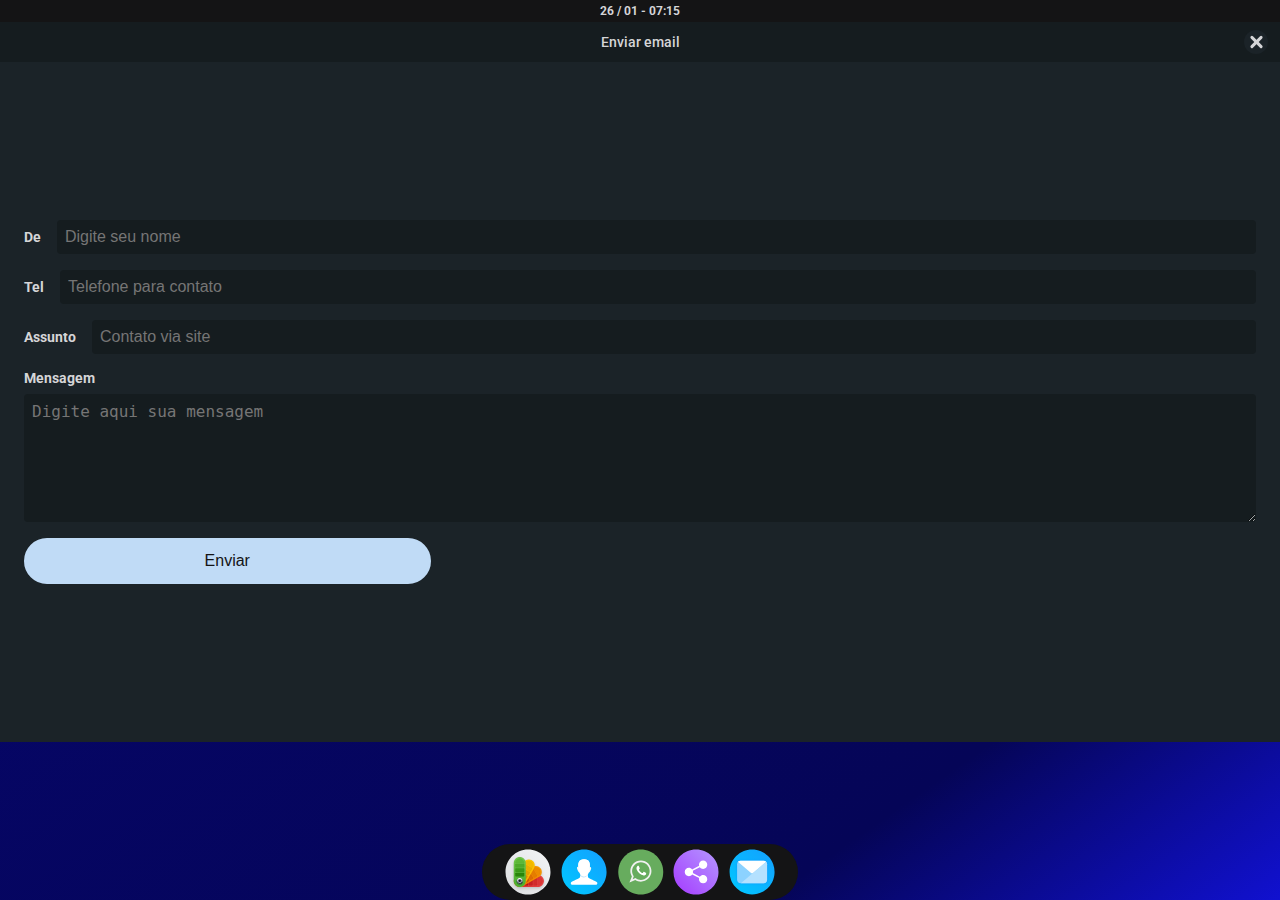
<file: src/pages/contact.html>
<!DOCTYPE html>
<html lang="pt-BR">
  <head>
    <meta charset="UTF-8" />
    <meta http-equiv="X-UA-Compatible" content="IE=edge" />
    <meta name="viewport" content="width=device-width, initial-scale=1.0" />
    <link rel="stylesheet" href="../style/style.css" />
    <script src="../scripts/index.js" defer></script>
    <link rel="preconnect" href="https://fonts.googleapis.com" />
    <link rel="preconnect" href="https://fonts.gstatic.com" crossorigin />
    <link
      href="https://fonts.googleapis.com/css2?family=Roboto:ital,wght@0,300;0,400;0,500;0,700;1,300&display=swap"
      rel="stylesheet" />
    <meta
      name="description"
      content="Designer especialista em criar interfaces para web e aplicativo, Design system, Product Designer, UX/UI Designer, UI Interface, Designer de intereração" />
    <title>Contato - Dener Garcia UX UI Designer</title>
    <link rel="icon" type="image/x-icon" href="../assets/photos/eu-avatar.ico">
  </head>

  <body class="w-screen h-screen bg-gradient-primary">
    <div class="w-screen d-flex jc-center bg-black-900">
      <span id="clock" class="fs-12b pd-4px fc-black-150"></span>
    </div>

    <section class="aplication">
      <div
        class="aplication-tittle ps-fixed w-screen d-flex jc-around ai-center bg-secundary">
        <h1 class="fs-14m pd-12px fc-black-150">Enviar email</h1>
        <a class="ps-absolute rg mg-rg-12px" href="../../index.html"
          ><button
            class="w-24px h-24px br-50 bg-primary hover-default ts-03"></button
        ></a>
      </div>
    </section>

    <div
      class="aplication-container w-100 h-screen-80 d-flex pd-24px gp-32px bg-primary of-scroll-y bar-hidden-scroll-chrome-safari bar-hidden-scroll-fox mbl-fd-col mbl-gp-18px">
      <form
        class="w-screen d-flex fd-col mg-tp-40px jc-center gp-16px mbl-w-100"
        action="https://formsubmit.co/denergarcia@em3de.com"
        method="POST"
        enctype="multipart/form-data">
        <div class="d-flex ai-center gp-16px">
          <label class="fs-14b fc-black-150" for="seuNome">De</label>
          <input
            id="seuNome"
            class="inputs w-100 pd-8px br-4px bg-secundary fs-16 fc-black-100"
            type="text"
            name="name"
            placeholder="Digite seu nome"
            required
            oninvalid="this.setCustomValidity('Opa, você esqueceu de preencher aqui, veja um exemplo: Dener Garcia')"
            onchange="try{setCustomValidity('')}catch(e){}" />
        </div>
        <div class="d-flex ai-center gp-16px">
          <label class="fs-14b fc-black-150" for="seuTel">Tel</label>
          <input
            id="seuTel"
            class="inputs w-100 pd-8px br-4px bg-secundary fs-16 fc-black-100"
            type="tel"
            name="phone"
            placeholder="Telefone para contato"
            pattern="[0-9]{2} [0-9]{5}-[0-9]{4}" 
            oninvalid="this.setCustomValidity('Opa, você esqueceu de preencher aqui, veja um exemplo: 34 91234-5678.')"
                  onchange="try{setCustomValidity('')}catch(e){}"/>
        </div>
        <div class="d-flex ai-center gp-16px">
          <label class="fs-14b fc-black-150" for="assunto">Assunto</label>
          <input
            id="assunto"
            class="inputs w-100 pd-8px br-4px bg-secundary fs-16 fc-black-100"
            type="text"
            name="about"
            placeholder="Contato via site"
            required
            oninvalid="this.setCustomValidity('Opa, você esqueceu de preencher aqui, veja um exemplo: Quero marcar uma reunião.')"
            onchange="try{setCustomValidity('')}catch(e){}" />
        </div>
        <div class="d-flex fd-col gp-8px">
          <label class="fs-14b fc-black-150" for="texto">Mensagem</label>
          <textarea
            id="texto"
            class="inputs w-100 pd-8px br-4px bg-secundary fs-16 fc-black-100"
            type="text"
            name="message"
            placeholder="Digite aqui sua mensagem"
            required
            oninvalid="this.setCustomValidity('Opa, você esqueceu de preencher aqui, veja um exemplo: Conheci seu trabalho e gostaria de falar com você sobre um job.')"
            onchange="try{setCustomValidity('')}catch(e){}"></textarea>
        </div>
        <button type="submit" class="btn-primary-rounded-m w-33 mbl-w-50">Enviar</button>
    </div>
      </form>
      <div class="app-bar w-screen ps-fixed d-flex jc-center bt">
        <ul
          class="lf-25 d-flex ai-center pd-lf-18px pd-rg-18px br-32px bg-black-900 mbl-bg-none">
          <li class="btn-all-apps d-flex">
            <a href="#" class="d-none">
              <span
                class="ps-absolute tp-n50 mg-lf-n18px br-8px pd-4px fc-black-150 fs-14m bg-secundary ts-03 cr-default"
                >Mostrar apps</span
              >
              <svg
                class="cr-pointer pd-4px br-50 hover-default ts-03"
                width="56"
                height="56"
                viewBox="0 0 64 64"
                fill="none"
                xmlns="http://www.w3.org/2000/svg">
                <g id="icon-apps" clip-path="url(#clip0_82_2)">
                  <g id="circle943" opacity="0.25" filter="url(#filter0_f_82_2)">
                    <path
                      d="M31.9999 62.0013C48.5691 62.0013 62.0012 48.5693 62.0012 32C62.0012 15.4307 48.5691 1.99866 31.9999 1.99866C15.4306 1.99866 1.99854 15.4307 1.99854 32C1.99854 48.5693 15.4306 62.0013 31.9999 62.0013Z"
                      fill="black" />
                  </g>
                  <path
                    id="path1187"
                    d="M32 62C48.5685 62 62 48.5685 62 32C62 15.4315 48.5685 2 32 2C15.4315 2 2 15.4315 2 32C2 48.5685 15.4315 62 32 62Z"
                    fill="url(#paint0_linear_82_2)" />
                  <g id="g52" opacity="0.25" filter="url(#filter1_f_82_2)">
                    <path
                      id="path40"
                      d="M21.5448 19.84H28.3749C29.3144 19.84 30.0798 20.6055 30.0798 21.545V28.3751C30.0798 29.3146 29.3144 30.08 28.3749 30.08H21.5448C20.6053 30.08 19.8398 29.3146 19.8398 28.3751V21.545C19.8398 20.6055 20.6053 19.84 21.5448 19.84Z"
                      fill="black" />
                    <path
                      id="path42"
                      d="M36.9047 35.2H43.7347C44.6794 35.2 45.4397 35.9655 45.4397 36.905V43.7351C45.4397 44.6797 44.6794 45.44 43.7347 45.44H36.9047C35.9651 45.44 35.1997 44.6797 35.1997 43.7351V36.905C35.1997 35.9655 35.9651 35.2 36.9047 35.2Z"
                      fill="black" />
                    <path
                      id="path44"
                      d="M19.8398 32.64C18.4203 32.64 17.2798 33.7805 17.2798 35.2V45.44C17.2798 46.8595 18.4203 48 19.8398 48H30.0798C31.4993 48 32.6398 46.8595 32.6398 45.44V35.2C32.6398 33.7805 31.4993 32.64 30.0798 32.64M19.8398 33.92H30.0798C30.7902 33.92 31.3598 34.4896 31.3598 35.2V45.44C31.3598 46.1504 30.7902 46.72 30.0798 46.72H19.8398C19.1294 46.72 18.5598 46.1504 18.5598 45.44V35.2C18.5598 34.4896 19.1294 33.92 19.8398 33.92Z"
                      fill="black" />
                    <path
                      id="path46"
                      d="M21.1198 35.2H28.7998C29.5051 35.2 30.0798 35.7747 30.0798 36.48V44.16C30.0798 44.8653 29.5051 45.44 28.7998 45.44H21.1198C20.4146 45.44 19.8398 44.8653 19.8398 44.16V36.48C19.8398 35.7747 20.4146 35.2 21.1198 35.2Z"
                      fill="black" />
                    <path
                      id="path48"
                      d="M35.1996 17.28C33.7801 17.28 32.6396 18.4205 32.6396 19.84V30.08C32.6396 31.4996 33.7801 32.64 35.1996 32.64H45.4396C46.8592 32.64 47.9996 31.4996 47.9996 30.08V19.84C47.9996 18.4205 46.8592 17.28 45.4396 17.28M35.1996 18.56H45.4396C46.15 18.56 46.7196 19.1296 46.7196 19.84V30.08C46.7196 30.7904 46.15 31.36 45.4396 31.36H35.1996C34.4892 31.36 33.9196 30.7904 33.9196 30.08V19.84C33.9196 19.1296 34.4892 18.56 35.1996 18.56Z"
                      fill="black" />
                    <path
                      id="path50"
                      d="M36.4797 19.84H44.1597C44.865 19.84 45.4397 20.4147 45.4397 21.12V28.8C45.4397 29.5053 44.865 30.08 44.1597 30.08H36.4797C35.7744 30.08 35.1997 29.5053 35.1997 28.8V21.12C35.1997 20.4147 35.7744 19.84 36.4797 19.84Z"
                      fill="black" />
                  </g>
                  <g id="g62">
                    <path
                      id="path54"
                      d="M20.265 18.56H27.0951C28.0346 18.56 28.8001 19.3254 28.8001 20.265V27.095C28.8001 28.0346 28.0346 28.8 27.0951 28.8H20.265C19.3255 28.8 18.5601 28.0346 18.5601 27.095V20.265C18.5601 19.3254 19.3255 18.56 20.265 18.56Z"
                      fill="url(#paint1_linear_82_2)" />
                    <path
                      id="path56"
                      d="M35.6249 33.92H42.455C43.3996 33.92 44.1599 34.6854 44.1599 35.6249V42.455C44.1599 43.3997 43.3996 44.16 42.455 44.16H35.6249C34.6854 44.16 33.9199 43.3997 33.9199 42.455V35.6249C33.9199 34.6854 34.6854 33.92 35.6249 33.92Z"
                      fill="url(#paint2_linear_82_2)" />
                    <path
                      id="path58"
                      d="M18.561 31.359C17.1415 31.359 16.0005 32.5 16.0005 33.9195V44.1595C16.0005 45.579 17.1415 46.72 18.561 46.72H28.801C30.2205 46.72 31.3596 45.579 31.3596 44.1595V33.9195C31.3596 32.5 30.2205 31.359 28.801 31.359H18.561ZM18.561 32.6402H28.801C29.5114 32.6402 30.0803 33.2091 30.0803 33.9195V44.1595C30.0803 44.8699 29.5114 45.4388 28.801 45.4388H18.561C17.8506 45.4388 17.2798 44.8699 17.2798 44.1595V33.9195C17.2798 33.2091 17.8506 32.6402 18.561 32.6402ZM19.8403 33.9195C19.135 33.9195 18.561 34.4935 18.561 35.1988V42.8804C18.561 43.5857 19.135 44.1597 19.8403 44.1597H27.52C28.2253 44.1597 28.8012 43.5857 28.8012 42.8804V35.1988C28.8012 34.4935 28.2252 33.9195 27.52 33.9195H19.8403Z"
                      fill="url(#paint3_linear_82_2)" />
                    <path
                      id="path60"
                      d="M33.9199 16C32.5004 16 31.3594 17.141 31.3594 18.5605V28.8005C31.3594 30.22 32.5004 31.3591 33.9199 31.3591H44.1599C45.5794 31.3591 46.7204 30.22 46.7204 28.8005V18.5605C46.7204 17.141 45.5794 16 44.1599 16H33.9199ZM33.9199 17.2793H44.1599C44.8703 17.2793 45.4392 17.8501 45.4392 18.5605V28.8005C45.4392 29.5109 44.8703 30.0798 44.1599 30.0798H33.9199C33.2095 30.0798 32.6406 29.5109 32.6406 28.8005V18.5605C32.6406 17.8501 33.2095 17.2793 33.9199 17.2793ZM35.1992 18.5605C34.4939 18.5605 33.9199 19.1345 33.9199 19.8398V27.5195C33.9199 28.2248 34.4939 28.8007 35.1992 28.8007H42.8808C43.5861 28.8007 44.1601 28.2247 44.1601 27.5195V19.8398C44.1601 19.1345 43.5861 18.5605 42.8808 18.5605H35.1992Z"
                      fill="url(#paint4_linear_82_2)" />
                  </g>
                </g>
                <defs>
                  <filter
                    id="filter0_f_82_2"
                    x="0.798488"
                    y="0.79861"
                    width="62.4025"
                    height="62.4028"
                    filterUnits="userSpaceOnUse"
                    color-interpolation-filters="sRGB">
                    <feFlood flood-opacity="0" result="BackgroundImageFix" />
                    <feBlend
                      mode="normal"
                      in="SourceGraphic"
                      in2="BackgroundImageFix"
                      result="shape" />
                    <feGaussianBlur
                      stdDeviation="0.600024"
                      result="effect1_foregroundBlur_82_2" />
                  </filter>
                  <filter
                    id="filter1_f_82_2"
                    x="15.7438"
                    y="15.744"
                    width="33.7917"
                    height="33.792"
                    filterUnits="userSpaceOnUse"
                    color-interpolation-filters="sRGB">
                    <feFlood flood-opacity="0" result="BackgroundImageFix" />
                    <feBlend
                      mode="normal"
                      in="SourceGraphic"
                      in2="BackgroundImageFix"
                      result="shape" />
                    <feGaussianBlur
                      stdDeviation="0.768"
                      result="effect1_foregroundBlur_82_2" />
                  </filter>
                  <linearGradient
                    id="paint0_linear_82_2"
                    x1="2.63697"
                    y1="61.8465"
                    x2="61.6421"
                    y2="2.66183"
                    gradientUnits="userSpaceOnUse">
                    <stop stop-color="#2F333F" />
                    <stop offset="1" stop-color="#505664" />
                  </linearGradient>
                  <linearGradient
                    id="paint1_linear_82_2"
                    x1="22.9671"
                    y1="29.4426"
                    x2="23.3089"
                    y2="17.9174"
                    gradientUnits="userSpaceOnUse">
                    <stop stop-color="#136DE2" />
                    <stop offset="1" stop-color="#26BBCF" />
                  </linearGradient>
                  <linearGradient
                    id="paint2_linear_82_2"
                    x1="38.9362"
                    y1="45.1417"
                    x2="39.0079"
                    y2="33.0739"
                    gradientUnits="userSpaceOnUse">
                    <stop stop-color="#136DE2" />
                    <stop offset="1" stop-color="#26BBCF" />
                  </linearGradient>
                  <linearGradient
                    id="paint3_linear_82_2"
                    x1="16"
                    y1="39.04"
                    x2="31.359"
                    y2="39.04"
                    gradientUnits="userSpaceOnUse">
                    <stop stop-color="#FFB636" />
                    <stop offset="1" stop-color="#EEED51" />
                  </linearGradient>
                  <linearGradient
                    id="paint4_linear_82_2"
                    x1="38.8379"
                    y1="31.829"
                    x2="38.8749"
                    y2="15.598"
                    gradientUnits="userSpaceOnUse">
                    <stop stop-color="#FFB636" />
                    <stop offset="1" stop-color="#EEED51" />
                  </linearGradient>
                  <clipPath id="clip0_82_2">
                    <rect width="64" height="64" fill="white" />
                  </clipPath>
                </defs></svg
            ></a>
          </li>
          <li class="btn-my-projects">
            <a href="../pages/projects.html" class="d-flex">
              <span
                class="ps-absolute tp-n50 mg-lf-n18px br-8px pd-4px fc-black-150 fs-14m bg-secundary ts-03 cr-default"
                >Meus projetos</span
              >
              <svg
                class="cr-pointer pd-4px br-50 hover-default ts-03"
                width="56"
                height="56"
                viewBox="0 0 64 64"
                fill="none"
                xmlns="http://www.w3.org/2000/svg">
                <g id="icon-projects" clip-path="url(#clip0_82_17)">
                  <g
                    id="circle1078"
                    opacity="0.25"
                    filter="url(#filter0_f_82_17)">
                    <path
                      d="M31.9999 62.0013C48.5692 62.0013 62.0012 48.5693 62.0012 32C62.0012 15.4307 48.5692 1.99866 31.9999 1.99866C15.4306 1.99866 1.99854 15.4307 1.99854 32C1.99854 48.5693 15.4306 62.0013 31.9999 62.0013Z"
                      fill="black" />
                  </g>
                  <path
                    id="path1080"
                    d="M62.0006 32.0004C62.0006 35.5968 61.3676 39.0452 60.2066 42.2404C59.3996 44.4616 58.338 46.5616 57.0547 48.504C56.5172 49.3207 55.9392 50.1094 55.3257 50.8673C53.3616 53.293 51.0275 55.4055 48.4071 57.1199C47.4422 57.7518 46.4393 58.3298 45.401 58.8476C41.3689 60.8655 36.8171 62.0006 32 62.0006C27.1829 62.0006 22.6311 60.8655 18.599 58.8475C17.5606 58.3295 16.5565 57.7515 15.5916 57.1198C12.9381 55.3822 10.5761 53.2366 8.59591 50.7708C7.98123 50.0067 7.40441 49.2108 6.86691 48.3867C5.61791 46.4765 4.58321 44.4155 3.79221 42.2373C2.63141 39.0424 1.99951 35.5954 1.99951 32.0003C1.99951 15.4313 15.4315 1.99933 32.0005 1.99933C40.3175 1.99933 47.8435 5.38393 53.2775 10.85C54.8436 12.4247 56.2359 14.1734 57.4211 16.064C58.5416 17.8445 59.4783 19.7522 60.2068 21.7591C61.3678 24.9551 62.0006 28.4046 62.0006 32.0004Z"
                    fill="url(#paint0_linear_82_17)" />
                  <g id="path96" opacity="0.15" filter="url(#filter1_f_82_17)">
                    <path
                      d="M21.0262 14.4525C16.5942 14.4525 13.0263 18.0205 13.0263 22.4524V46.4525C13.0263 48.5647 13.8428 50.4747 15.1708 51.9015C15.1943 51.9275 15.2172 51.954 15.2411 51.9796C15.3589 52.1029 15.483 52.2196 15.6083 52.3351C15.6994 52.4208 15.7899 52.5071 15.8857 52.589C15.9297 52.626 15.9756 52.6605 16.0205 52.6964C16.3557 52.9709 16.7106 53.2283 17.0986 53.4523C18.6941 54.3735 20.467 54.6773 22.1553 54.4523H45.2589C49.6908 54.4523 53.2588 50.8843 53.2588 46.4524C53.2588 43.2716 51.4153 40.5445 48.7391 39.253C50.679 36.7618 51.0274 33.2582 49.3466 30.3468C47.618 27.3527 44.2736 25.9084 41.0632 26.4659C41.3409 23.4556 39.8971 20.4276 37.0984 18.8114C34.2579 17.1715 30.8518 17.4635 28.3739 19.2802C27.1501 16.4358 24.3292 14.4525 21.0262 14.4525Z"
                      fill="black" />
                  </g>
                  <g id="g208">
                    <path
                      id="path98"
                      d="M53.2318 43.9984C53.2318 48.4303 49.6639 51.9983 45.2319 51.9983H21.2318C16.7999 51.9983 13.2319 48.4303 13.2319 43.9984C13.2319 39.5665 16.8 35.9985 21.2318 35.9985H45.2319C49.6639 35.9985 53.2318 39.5665 53.2318 43.9984Z"
                      fill="url(#paint1_linear_82_17)"
                      stroke="#7F7F7F"
                      stroke-opacity="0.2"
                      stroke-width="0.200001"
                      stroke-linecap="round"
                      stroke-linejoin="round" />
                    <g id="g118">
                      <g id="g114">
                        <path
                          id="rect100"
                          d="M32 48.9996V38.9998C32 38.4475 31.5523 37.9998 31 37.9998H28C27.4477 37.9998 27 38.4475 27 38.9998V48.9996C27 49.5519 27.4477 49.9996 28 49.9996H31C31.5523 49.9996 32 49.5519 32 48.9996Z"
                          stroke="#FDFDFD"
                          stroke-opacity="0.15"
                          stroke-width="0.200001"
                          stroke-linecap="round"
                          stroke-linejoin="round" />
                        <path
                          id="rect102"
                          d="M37.9995 48.9996V38.9998C37.9995 38.4475 37.5518 37.9998 36.9995 37.9998H33.9995C33.4472 37.9998 32.9995 38.4475 32.9995 38.9998V48.9996C32.9995 49.5519 33.4472 49.9996 33.9995 49.9996H36.9995C37.5518 49.9996 37.9995 49.5519 37.9995 48.9996Z"
                          stroke="#FDFDFD"
                          stroke-opacity="0.15"
                          stroke-width="0.200001"
                          stroke-linecap="round"
                          stroke-linejoin="round" />
                        <path
                          id="rect104"
                          d="M32.2319 48.9996V38.9998C32.2319 38.4475 31.7842 37.9998 31.2319 37.9998H28.2319C27.6796 37.9998 27.2319 38.4475 27.2319 38.9998V48.9996C27.2319 49.5519 27.6796 49.9996 28.2319 49.9996H31.2319C31.7842 49.9996 32.2319 49.5519 32.2319 48.9996Z"
                          fill="#BB1112"
                          stroke="black"
                          stroke-opacity="0.15"
                          stroke-width="0.200001"
                          stroke-linecap="round"
                          stroke-linejoin="round" />
                        <path
                          id="rect106"
                          d="M43.9995 48.9996V38.9998C43.9995 38.4475 43.5518 37.9998 42.9995 37.9998H39.9995C39.4472 37.9998 38.9995 38.4475 38.9995 38.9998V48.9996C38.9995 49.5519 39.4472 49.9996 39.9995 49.9996H42.9995C43.5518 49.9996 43.9995 49.5519 43.9995 48.9996Z"
                          stroke="#FDFDFD"
                          stroke-opacity="0.15"
                          stroke-width="0.200001"
                          stroke-linecap="round"
                          stroke-linejoin="round" />
                        <path
                          id="rect108"
                          d="M38.2319 48.9996V38.9998C38.2319 38.4475 37.7842 37.9998 37.2319 37.9998H34.2319C33.6796 37.9998 33.2319 38.4475 33.2319 38.9998V48.9996C33.2319 49.5519 33.6796 49.9996 34.2319 49.9996H37.2319C37.7842 49.9996 38.2319 49.5519 38.2319 48.9996Z"
                          fill="#C72020"
                          stroke="black"
                          stroke-opacity="0.15"
                          stroke-width="0.200001"
                          stroke-linecap="round"
                          stroke-linejoin="round" />
                        <path
                          id="path110"
                          d="M50.9995 43.9999C50.9995 40.9291 48.7143 38.4163 45.7455 38.0508C45.3184 38.1647 44.9994 38.536 44.9994 39V49.0001C44.9994 49.464 45.3184 49.8354 45.7455 49.9493C48.7142 49.5835 50.9995 47.0705 50.9995 43.9999Z"
                          stroke="#FDFDFD"
                          stroke-opacity="0.15"
                          stroke-width="0.200001"
                          stroke-linecap="round"
                          stroke-linejoin="round" />
                        <path
                          id="rect112"
                          d="M44.2319 48.9996V38.9998C44.2319 38.4475 43.7842 37.9998 43.2319 37.9998H40.2319C39.6796 37.9998 39.2319 38.4475 39.2319 38.9998V48.9996C39.2319 49.5519 39.6796 49.9996 40.2319 49.9996H43.2319C43.7842 49.9996 44.2319 49.5519 44.2319 48.9996Z"
                          fill="#D22B2B"
                          stroke="black"
                          stroke-opacity="0.15"
                          stroke-width="0.200001"
                          stroke-linecap="round"
                          stroke-linejoin="round" />
                      </g>
                      <path
                        id="path116"
                        d="M51.2319 44C51.2319 40.9292 48.9467 38.4166 45.978 38.0508C45.5509 38.1647 45.2319 38.536 45.2319 39V49.0001C45.2319 49.4641 45.5509 49.8354 45.978 49.9493C48.9467 49.5835 51.2319 47.0708 51.2319 44Z"
                        fill="#DB3636"
                        stroke="black"
                        stroke-opacity="0.15"
                        stroke-width="0.200001"
                        stroke-linecap="round"
                        stroke-linejoin="round" />
                    </g>
                    <g id="g142">
                      <path
                        id="path120"
                        d="M49.3203 27.8937C51.5362 31.7319 50.2303 36.6058 46.3921 38.8218L25.6074 50.8218C21.7692 53.0378 16.8953 51.7318 14.6793 47.8937C12.4634 44.0555 13.7694 39.1815 17.6075 36.9656L38.3922 24.9655C42.2304 22.7495 47.1043 24.0555 49.3203 27.8937Z"
                        fill="url(#paint2_linear_82_17)"
                        stroke="#7F7F7F"
                        stroke-opacity="0.2"
                        stroke-width="0.200001"
                        stroke-linecap="round"
                        stroke-linejoin="round" />
                      <g id="g140">
                        <g id="g136">
                          <path
                            id="rect122"
                            d="M33.4325 42.8397L28.4326 34.1796C28.1565 33.7013 27.5449 33.5375 27.0666 33.8136L24.4685 35.3136C23.9902 35.5898 23.8263 36.2014 24.1025 36.6796L29.1024 45.3398C29.3785 45.8181 29.9901 45.9819 30.4684 45.7058L33.0665 44.2058C33.5448 43.9296 33.7087 43.318 33.4325 42.8397Z"
                            stroke="#FDFDFD"
                            stroke-opacity="0.15"
                            stroke-width="0.200001"
                            stroke-linecap="round"
                            stroke-linejoin="round" />
                          <path
                            id="rect124"
                            d="M38.6283 39.8399L33.6284 31.1798C33.3523 30.7015 32.7407 30.5376 32.2624 30.8138L29.6643 32.3138C29.186 32.5899 29.0221 33.2015 29.2983 33.6798L34.2982 42.3399C34.5743 42.8182 35.1859 42.9821 35.6642 42.706L38.2623 41.206C38.7406 40.9298 38.9045 40.3182 38.6283 39.8399Z"
                            stroke="#FDFDFD"
                            stroke-opacity="0.15"
                            stroke-width="0.200001"
                            stroke-linecap="round"
                            stroke-linejoin="round" />
                          <path
                            id="rect126"
                            d="M33.6332 42.7237L28.6333 34.0636C28.3572 33.5853 27.7456 33.4214 27.2673 33.6976L24.6692 35.1976C24.1909 35.4737 24.027 36.0853 24.3031 36.5636L29.3031 45.2237C29.5792 45.702 30.1908 45.8659 30.6691 45.5898L33.2672 44.0898C33.7455 43.8136 33.9094 43.202 33.6332 42.7237Z"
                            fill="#CE5801"
                            stroke="black"
                            stroke-opacity="0.15"
                            stroke-width="0.200001"
                            stroke-linecap="round"
                            stroke-linejoin="round" />
                          <path
                            id="rect128"
                            d="M43.8246 36.8399L38.8247 28.1798C38.5486 27.7015 37.937 27.5376 37.4587 27.8137L34.8606 29.3137C34.3823 29.5899 34.2184 30.2015 34.4946 30.6798L39.4945 39.3399C39.7706 39.8182 40.3822 39.9821 40.8605 39.7059L43.4586 38.2059C43.9369 37.9298 44.1008 37.3182 43.8246 36.8399Z"
                            stroke="#FDFDFD"
                            stroke-opacity="0.15"
                            stroke-width="0.200001"
                            stroke-linecap="round"
                            stroke-linejoin="round" />
                          <path
                            id="rect130"
                            d="M38.8295 39.7237L33.8296 31.0635C33.5534 30.5852 32.9419 30.4214 32.4636 30.6975L29.8655 32.1975C29.3872 32.4737 29.2233 33.0853 29.4994 33.5636L34.4994 42.2237C34.7755 42.702 35.3871 42.8659 35.8654 42.5897L38.4635 41.0897C38.9418 40.8136 39.1057 40.202 38.8295 39.7237Z"
                            fill="#DD6D01"
                            stroke="black"
                            stroke-opacity="0.15"
                            stroke-width="0.200001"
                            stroke-linecap="round"
                            stroke-linejoin="round" />
                          <path
                            id="path132"
                            d="M47.3867 29.01C45.8513 26.3507 42.6158 25.3171 39.862 26.485C39.5491 26.7972 39.4585 27.2782 39.6905 27.6801L44.6905 36.3404C44.9225 36.7422 45.3844 36.9043 45.8112 36.7894C48.1993 34.9882 48.922 31.6693 47.3867 29.01Z"
                            stroke="#FDFDFD"
                            stroke-opacity="0.15"
                            stroke-width="0.200001"
                            stroke-linecap="round"
                            stroke-linejoin="round" />
                          <path
                            id="rect134"
                            d="M44.0258 36.7236L39.0259 28.0635C38.7497 27.5852 38.1381 27.4213 37.6598 27.6975L35.0618 29.1975C34.5835 29.4736 34.4196 30.0852 34.6957 30.5635L39.6956 39.2236C39.9718 39.7019 40.5834 39.8658 41.0617 39.5896L43.6598 38.0896C44.1381 37.8135 44.3019 37.2019 44.0258 36.7236Z"
                            fill="#E57D00"
                            stroke="black"
                            stroke-opacity="0.15"
                            stroke-width="0.200001"
                            stroke-linecap="round"
                            stroke-linejoin="round" />
                        </g>
                        <path
                          id="path138"
                          d="M47.5879 28.894C46.0525 26.2345 42.8171 25.2012 40.0632 26.3687C39.7503 26.6809 39.6597 27.162 39.8917 27.5638L44.8917 36.2241C45.1237 36.626 45.5857 36.788 46.0125 36.6732C48.4006 34.872 49.1233 31.5534 47.5879 28.894Z"
                          fill="#ED8B01"
                          stroke="black"
                          stroke-opacity="0.15"
                          stroke-width="0.200001"
                          stroke-linecap="round"
                          stroke-linejoin="round" />
                      </g>
                    </g>
                    <g id="g166">
                      <path
                        id="path144"
                        d="M37.0727 16.3591C40.9108 18.5751 42.2168 23.4491 40.0008 27.2872L28.0008 48.0719C25.7848 51.9101 20.9109 53.216 17.0727 51.0001C13.2345 48.7841 11.9286 43.9101 14.1445 40.072L26.1446 19.2873C28.3606 15.4491 33.2345 14.1432 37.0727 16.3591Z"
                        fill="url(#paint3_linear_82_17)"
                        stroke="#7F7F7F"
                        stroke-opacity="0.2"
                        stroke-width="0.200001"
                        stroke-linecap="round"
                        stroke-linejoin="round" />
                      <g id="g164">
                        <g id="g160">
                          <path
                            id="rect146"
                            d="M30.7864 37.2468L22.1263 32.2468C21.648 31.9707 21.0364 32.1346 20.7602 32.6129L19.2602 35.211C18.9841 35.6892 19.148 36.3008 19.6263 36.577L28.2864 41.5769C28.7647 41.8531 29.3763 41.6892 29.6524 41.2109L31.1524 38.6128C31.4286 38.1345 31.2647 37.5229 30.7864 37.2468Z"
                            stroke="#FDFDFD"
                            stroke-opacity="0.15"
                            stroke-width="0.200001"
                            stroke-linecap="round"
                            stroke-linejoin="round" />
                          <path
                            id="rect148"
                            d="M33.7864 32.0508L25.1263 27.0509C24.648 26.7748 24.0364 26.9386 23.7603 27.4169L22.2602 30.015C21.9841 30.4933 22.148 31.1049 22.6263 31.3811L31.2864 36.381C31.7647 36.6571 32.3763 36.4933 32.6524 36.015L34.1524 33.4169C34.4286 32.9386 34.2647 32.327 33.7864 32.0508Z"
                            stroke="#FDFDFD"
                            stroke-opacity="0.15"
                            stroke-width="0.200001"
                            stroke-linecap="round"
                            stroke-linejoin="round" />
                          <path
                            id="rect150"
                            d="M30.9026 37.0458L22.2425 32.0458C21.7642 31.7697 21.1526 31.9336 20.8765 32.4119L19.3765 35.01C19.1003 35.4883 19.2642 36.0999 19.7425 36.376L28.4026 41.3759C28.8809 41.6521 29.4925 41.4882 29.7686 41.0099L31.2686 38.4118C31.5448 37.9335 31.3809 37.3219 30.9026 37.0458Z"
                            fill="#D68F01"
                            stroke="black"
                            stroke-opacity="0.15"
                            stroke-width="0.200001"
                            stroke-linecap="round"
                            stroke-linejoin="round" />
                          <path
                            id="rect152"
                            d="M36.7864 26.8545L28.1263 21.8546C27.648 21.5785 27.0364 21.7424 26.7602 22.2206L25.2602 24.8187C24.9841 25.297 25.148 25.9086 25.6263 26.1848L34.2864 31.1847C34.7647 31.4608 35.3763 31.297 35.6524 30.8187L37.1524 28.2206C37.4286 27.7423 37.2647 27.1307 36.7864 26.8545Z"
                            stroke="#FDFDFD"
                            stroke-opacity="0.15"
                            stroke-width="0.200001"
                            stroke-linecap="round"
                            stroke-linejoin="round" />
                          <path
                            id="rect154"
                            d="M33.9026 31.8495L25.2425 26.8496C24.7642 26.5735 24.1526 26.7373 23.8765 27.2156L22.3765 29.8137C22.1003 30.292 22.2642 30.9036 22.7425 31.1798L31.4026 36.1797C31.8809 36.4558 32.4925 36.292 32.7686 35.8137L34.2686 33.2156C34.5448 32.7373 34.3809 32.1257 33.9026 31.8495Z"
                            fill="#E3A101"
                            stroke="black"
                            stroke-opacity="0.15"
                            stroke-width="0.200001"
                            stroke-linecap="round"
                            stroke-linejoin="round" />
                          <path
                            id="path156"
                            d="M35.9563 18.2927C33.2969 16.7573 29.9781 17.4799 28.1772 19.8682C28.0623 20.2951 28.2244 20.757 28.6262 20.989L37.2865 25.989C37.6883 26.221 38.1694 26.1304 38.4816 25.8175C39.6491 23.0636 38.6155 19.828 35.9563 18.2927Z"
                            stroke="#FDFDFD"
                            stroke-opacity="0.15"
                            stroke-width="0.200001"
                            stroke-linecap="round"
                            stroke-linejoin="round" />
                          <path
                            id="rect158"
                            d="M36.9026 26.6532L28.2425 21.6533C27.7642 21.3772 27.1526 21.5411 26.8765 22.0194L25.3765 24.6174C25.1003 25.0957 25.2642 25.7073 25.7425 25.9835L34.4026 30.9834C34.8809 31.2595 35.4925 31.0957 35.7686 30.6174L37.2686 28.0193C37.5448 27.541 37.3809 26.9294 36.9026 26.6532Z"
                            fill="#EAAD01"
                            stroke="black"
                            stroke-opacity="0.15"
                            stroke-width="0.200001"
                            stroke-linecap="round"
                            stroke-linejoin="round" />
                        </g>
                        <path
                          id="path162"
                          d="M36.0731 18.0915C33.4137 16.5561 30.0951 17.2788 28.2939 19.6669C28.179 20.0938 28.3411 20.5557 28.7429 20.7877L37.4033 25.7877C37.8051 26.0197 38.2861 25.9291 38.5984 25.6162C39.7659 22.8623 38.7325 19.6269 36.0731 18.0915Z"
                          fill="#F2B800"
                          stroke="black"
                          stroke-opacity="0.15"
                          stroke-width="0.200001"
                          stroke-linecap="round"
                          stroke-linejoin="round" />
                      </g>
                    </g>
                    <g id="g190">
                      <path
                        id="path168"
                        d="M20.9999 11.9999C25.4319 11.9999 28.9998 15.5679 28.9998 19.9998V43.9999C28.9998 48.4318 25.4318 51.9998 20.9999 51.9998C16.568 51.9998 13 48.4318 13 43.9999V19.9998C13 15.5678 16.568 11.9999 20.9999 11.9999Z"
                        fill="url(#paint4_linear_82_17)"
                        stroke="#7F7F7F"
                        stroke-opacity="0.2"
                        stroke-width="0.200001"
                        stroke-linecap="round"
                        stroke-linejoin="round" />
                      <g id="g188">
                        <g id="g184">
                          <path
                            id="rect170"
                            d="M25.9999 33.2322H16C15.4477 33.2322 15 33.6799 15 34.2322V37.2322C15 37.7845 15.4477 38.2322 16 38.2322H25.9999C26.5521 38.2322 26.9999 37.7845 26.9999 37.2322V34.2322C26.9999 33.6799 26.5521 33.2322 25.9999 33.2322Z"
                            stroke="#FDFDFD"
                            stroke-opacity="0.15"
                            stroke-width="0.200001"
                            stroke-linecap="round"
                            stroke-linejoin="round" />
                          <path
                            id="rect172"
                            d="M25.9999 27.2324H16C15.4477 27.2324 15 27.6801 15 28.2324V31.2325C15 31.7847 15.4477 32.2325 16 32.2325H25.9999C26.5521 32.2325 26.9999 31.7847 26.9999 31.2325V28.2324C26.9999 27.6801 26.5521 27.2324 25.9999 27.2324Z"
                            stroke="#FDFDFD"
                            stroke-opacity="0.15"
                            stroke-width="0.200001"
                            stroke-linecap="round"
                            stroke-linejoin="round" />
                          <path
                            id="rect174"
                            d="M25.9999 33.0001H16C15.4477 33.0001 15 33.4478 15 34.0001V37.0002C15 37.5524 15.4477 38.0002 16 38.0002H25.9999C26.5521 38.0002 26.9999 37.5524 26.9999 37.0002V34.0001C26.9999 33.4478 26.5521 33.0001 25.9999 33.0001Z"
                            fill="#29860A"
                            stroke="black"
                            stroke-opacity="0.15"
                            stroke-width="0.200001"
                            stroke-linecap="round"
                            stroke-linejoin="round" />
                          <path
                            id="rect176"
                            d="M25.9999 21.2323H16C15.4477 21.2323 15 21.68 15 22.2323V25.2323C15 25.7846 15.4477 26.2323 16 26.2323H25.9999C26.5521 26.2323 26.9999 25.7846 26.9999 25.2323V22.2323C26.9999 21.68 26.5521 21.2323 25.9999 21.2323Z"
                            stroke="#FDFDFD"
                            stroke-opacity="0.15"
                            stroke-width="0.200001"
                            stroke-linecap="round"
                            stroke-linejoin="round" />
                          <path
                            id="rect178"
                            d="M25.9999 27H16C15.4477 27 15 27.4477 15 28V31C15 31.5523 15.4477 32 16 32H25.9999C26.5521 32 26.9999 31.5523 26.9999 31V28C26.9999 27.4477 26.5521 27 25.9999 27Z"
                            fill="#3B9A1A"
                            stroke="black"
                            stroke-opacity="0.15"
                            stroke-width="0.200001"
                            stroke-linecap="round"
                            stroke-linejoin="round" />
                          <path
                            id="path180"
                            d="M20.9999 14.2325C17.9291 14.2325 15.4163 16.5177 15.0508 19.4865C15.1647 19.9136 15.536 20.2326 16 20.2326H26.0001C26.464 20.2326 26.8354 19.9136 26.9493 19.4865C26.5835 16.5178 24.0705 14.2325 20.9999 14.2325Z"
                            stroke="#FDFDFD"
                            stroke-opacity="0.15"
                            stroke-width="0.200001"
                            stroke-linecap="round"
                            stroke-linejoin="round" />
                          <path
                            id="rect182"
                            d="M25.9999 20.9999H16C15.4477 20.9999 15 21.4476 15 21.9999V24.9999C15 25.5522 15.4477 25.9999 16 25.9999H25.9999C26.5521 25.9999 26.9999 25.5522 26.9999 24.9999V21.9999C26.9999 21.4476 26.5521 20.9999 25.9999 20.9999Z"
                            fill="#4EAA2A"
                            stroke="black"
                            stroke-opacity="0.15"
                            stroke-width="0.200001"
                            stroke-linecap="round"
                            stroke-linejoin="round" />
                        </g>
                        <path
                          id="path186"
                          d="M21.0005 14.0001C17.9297 14.0001 15.4171 16.2853 15.0513 19.2541C15.1652 19.6812 15.5365 20.0002 16.0005 20.0002H26.0006C26.4645 20.0002 26.8359 19.6812 26.9498 19.2541C26.584 16.2853 24.0713 14.0001 21.0005 14.0001Z"
                          fill="#5DB837"
                          stroke="black"
                          stroke-opacity="0.15"
                          stroke-width="0.200001"
                          stroke-linecap="round"
                          stroke-linejoin="round" />
                      </g>
                    </g>
                    <g id="g206">
                      <path
                        id="circle192"
                        d="M21 50C23.7615 50 26.0001 47.7614 26.0001 45C26.0001 42.2385 23.7615 39.9999 21 39.9999C18.2386 39.9999 16 42.2385 16 45C16 47.7614 18.2386 50 21 50Z"
                        fill="url(#paint5_radial_82_17)" />
                      <path
                        id="circle194"
                        d="M21 47.9983C23.2091 47.9983 24.9999 46.2075 24.9999 43.9984C24.9999 41.7893 23.2091 39.9984 21 39.9984C18.7908 39.9984 17 41.7893 17 43.9984C17 46.2075 18.7908 47.9983 21 47.9983Z"
                        fill="url(#paint6_linear_82_17)" />
                      <path
                        id="circle196"
                        opacity="0.35"
                        d="M21 47.9983C23.2091 47.9983 24.9999 46.2075 24.9999 43.9984C24.9999 41.7893 23.2091 39.9984 21 39.9984C18.7908 39.9984 17 41.7893 17 43.9984C17 46.2075 18.7908 47.9983 21 47.9983Z"
                        fill="url(#paint7_radial_82_17)" />
                      <path
                        id="circle198"
                        d="M20.9998 46.4332C22.3445 46.4332 23.4347 45.3431 23.4347 43.9983C23.4347 42.6536 22.3445 41.5635 20.9998 41.5635C19.6551 41.5635 18.5649 42.6536 18.5649 43.9983C18.5649 45.3431 19.6551 46.4332 20.9998 46.4332Z"
                        fill="url(#paint8_linear_82_17)" />
                      <path
                        id="circle200"
                        d="M21.0001 45.5254C21.8435 45.5254 22.5271 44.8417 22.5271 43.9984C22.5271 43.155 21.8435 42.4714 21.0001 42.4714C20.1568 42.4714 19.4731 43.155 19.4731 43.9984C19.4731 44.8417 20.1568 45.5254 21.0001 45.5254Z"
                        fill="url(#paint9_linear_82_17)" />
                      <g id="path202" filter="url(#filter2_f_82_17)">
                        <path
                          d="M20.9391 40.0003C20.9241 40.0009 20.9091 40.0015 20.8941 40.0023C20.9293 40.0012 20.9644 40.0005 20.9996 40.0003C20.9794 40.0001 20.9592 40.0001 20.9391 40.0003ZM18.4761 40.8988C18.0151 41.2736 17.6434 41.7465 17.3879 42.283C17.1325 42.8195 16.9998 43.4061 16.9995 44.0003C16.9995 45.0612 17.4209 46.0786 18.1711 46.8288C18.9212 47.5789 19.9387 48.0003 20.9995 48.0003C22.0604 48.0003 23.0778 47.5789 23.828 46.8288C24.5781 46.0786 24.9996 45.0612 24.9996 44.0003C24.9994 43.3892 24.8591 42.7862 24.5896 42.2377C24.3201 41.6892 23.9285 41.2098 23.4449 40.8362C23.8605 41.1647 24.1943 41.573 24.4233 42.033C24.6523 42.493 24.771 42.9936 24.7711 43.5003C24.7711 43.96 24.6735 44.4152 24.484 44.8399C24.2944 45.2645 24.0166 45.6504 23.6664 45.9754C23.3161 46.3004 22.9004 46.5582 22.4428 46.7341C21.9852 46.91 21.4948 47.0004 20.9995 47.0003C20.5043 47.0004 20.0139 46.91 19.5563 46.7341C19.0987 46.5582 18.6829 46.3004 18.3327 45.9754C17.9825 45.6504 17.7047 45.2645 17.5151 44.8399C17.3256 44.4152 17.228 43.96 17.228 43.5003C17.228 43.0097 17.3391 42.5246 17.5541 42.0764C17.7691 41.6282 18.0833 41.227 18.4761 40.8988Z"
                          fill="url(#paint10_radial_82_17)" />
                      </g>
                      <path
                        id="path204"
                        opacity="0.35"
                        d="M20.98 41.5643C20.3374 41.5693 19.7228 41.8281 19.2702 42.2843C18.8177 42.7405 18.5638 43.3572 18.564 43.9998C18.5639 44.3197 18.6268 44.6364 18.7492 44.9319C18.8716 45.2275 19.051 45.496 19.2771 45.7222C19.5033 45.9483 19.7718 46.1277 20.0674 46.2501C20.3629 46.3725 20.6796 46.4354 20.9995 46.4353C21.3193 46.4354 21.6361 46.3725 21.9316 46.2501C22.2271 46.1277 22.4957 45.9483 22.7218 45.7222C22.948 45.496 23.1274 45.2275 23.2498 44.9319C23.3721 44.6364 23.4351 44.3197 23.435 43.9998C23.4351 43.6799 23.3721 43.3632 23.2498 43.0677C23.1274 42.7722 22.948 42.5036 22.7218 42.2775C22.4957 42.0513 22.2271 41.8719 21.9316 41.7495C21.6361 41.6272 21.3193 41.5642 20.9995 41.5643C20.993 41.5643 20.9865 41.5643 20.98 41.5643ZM20.9507 41.9998C20.967 41.9996 20.9832 41.9996 20.9995 41.9998C21.5299 41.9998 22.0387 42.2106 22.4137 42.5856C22.7888 42.9607 22.9995 43.4694 22.9995 43.9999C22.9995 44.5303 22.7888 45.039 22.4137 45.4141C22.0387 45.7892 21.5299 45.9999 20.9995 45.9999C20.4691 45.9999 19.9604 45.7892 19.5853 45.4141C19.2102 45.039 18.9995 44.5303 18.9995 43.9999C18.9993 43.4778 19.2033 42.9763 19.5679 42.6026C19.9325 42.2289 20.4288 42.0126 20.9507 41.9998Z"
                        fill="url(#paint11_radial_82_17)" />
                    </g>
                  </g>
                </g>
                <defs>
                  <filter
                    id="filter0_f_82_17"
                    x="0.798488"
                    y="0.79861"
                    width="62.403"
                    height="62.4028"
                    filterUnits="userSpaceOnUse"
                    color-interpolation-filters="sRGB">
                    <feFlood flood-opacity="0" result="BackgroundImageFix" />
                    <feBlend
                      mode="normal"
                      in="SourceGraphic"
                      in2="BackgroundImageFix"
                      result="shape" />
                    <feGaussianBlur
                      stdDeviation="0.600024"
                      result="effect1_foregroundBlur_82_17" />
                  </filter>
                  <filter
                    id="filter1_f_82_17"
                    x="9.41272"
                    y="10.8388"
                    width="47.4597"
                    height="47.2981"
                    filterUnits="userSpaceOnUse"
                    color-interpolation-filters="sRGB">
                    <feFlood flood-opacity="0" result="BackgroundImageFix" />
                    <feBlend
                      mode="normal"
                      in="SourceGraphic"
                      in2="BackgroundImageFix"
                      result="shape" />
                    <feGaussianBlur
                      stdDeviation="1.80683"
                      result="effect1_foregroundBlur_82_17" />
                  </filter>
                  <filter
                    id="filter2_f_82_17"
                    x="16.9195"
                    y="39.9202"
                    width="8.16"
                    height="8.16019"
                    filterUnits="userSpaceOnUse"
                    color-interpolation-filters="sRGB">
                    <feFlood flood-opacity="0" result="BackgroundImageFix" />
                    <feBlend
                      mode="normal"
                      in="SourceGraphic"
                      in2="BackgroundImageFix"
                      result="shape" />
                    <feGaussianBlur
                      stdDeviation="0.0400006"
                      result="effect1_foregroundBlur_82_17" />
                  </filter>
                  <linearGradient
                    id="paint0_linear_82_17"
                    x1="2.66221"
                    y1="61.6174"
                    x2="61.8088"
                    y2="2.4699"
                    gradientUnits="userSpaceOnUse">
                    <stop stop-color="#DDDFE1" />
                    <stop offset="1" stop-color="#F3F4F6" />
                  </linearGradient>
                  <linearGradient
                    id="paint1_linear_82_17"
                    x1="18.2327"
                    y1="43.9999"
                    x2="51.2321"
                    y2="43.9999"
                    gradientUnits="userSpaceOnUse">
                    <stop stop-color="#DB2F2F" />
                    <stop offset="1" stop-color="#E54243" />
                  </linearGradient>
                  <linearGradient
                    id="paint2_linear_82_17"
                    x1="19.0098"
                    y1="45.3934"
                    x2="47.5881"
                    y2="28.8938"
                    gradientUnits="userSpaceOnUse">
                    <stop stop-color="#F36D01" />
                    <stop offset="1" stop-color="#F69901" />
                  </linearGradient>
                  <linearGradient
                    id="paint3_linear_82_17"
                    x1="20.0718"
                    y1="45.8055"
                    x2="36.0726"
                    y2="18.0913"
                    gradientUnits="userSpaceOnUse">
                    <stop stop-color="#FCAA00" />
                    <stop offset="1" stop-color="#FDC500" />
                  </linearGradient>
                  <linearGradient
                    id="paint4_linear_82_17"
                    x1="20.9999"
                    y1="48.0955"
                    x2="20.9999"
                    y2="15.0001"
                    gradientUnits="userSpaceOnUse">
                    <stop stop-color="#4DAE33" />
                    <stop offset="1" stop-color="#6FC84A" />
                  </linearGradient>
                  <radialGradient
                    id="paint5_radial_82_17"
                    cx="0"
                    cy="0"
                    r="1"
                    gradientUnits="userSpaceOnUse"
                    gradientTransform="translate(21 44.9979) scale(4.99994)">
                    <stop />
                    <stop offset="1" stop-color="#111419" stop-opacity="0" />
                  </radialGradient>
                  <linearGradient
                    id="paint6_linear_82_17"
                    x1="20.9447"
                    y1="46.9987"
                    x2="20.9447"
                    y2="40.7472"
                    gradientUnits="userSpaceOnUse">
                    <stop stop-color="#8290AE" />
                    <stop offset="1" stop-color="white" />
                  </linearGradient>
                  <radialGradient
                    id="paint7_radial_82_17"
                    cx="0"
                    cy="0"
                    r="1"
                    gradientUnits="userSpaceOnUse"
                    gradientTransform="translate(21 43.0006) scale(3.99995)">
                    <stop stop-opacity="0" />
                    <stop offset="0.70384" stop-opacity="0" />
                    <stop offset="1" />
                  </radialGradient>
                  <linearGradient
                    id="paint8_linear_82_17"
                    x1="20.9663"
                    y1="46.0557"
                    x2="20.9663"
                    y2="42.0202"
                    gradientUnits="userSpaceOnUse">
                    <stop stop-color="#C0C6D4" />
                    <stop offset="1" stop-color="#515769" />
                  </linearGradient>
                  <linearGradient
                    id="paint9_linear_82_17"
                    x1="20.979"
                    y1="45.289"
                    x2="20.979"
                    y2="42.7582"
                    gradientUnits="userSpaceOnUse">
                    <stop stop-color="#2F323B" />
                    <stop offset="1" stop-color="#111419" />
                  </linearGradient>
                  <radialGradient
                    id="paint10_radial_82_17"
                    cx="0"
                    cy="0"
                    r="1"
                    gradientUnits="userSpaceOnUse"
                    gradientTransform="translate(21.0001 43.9997) scale(4.00003)">
                    <stop stop-color="#8290AE" />
                    <stop offset="0.75" stop-color="#020403" />
                    <stop offset="0.84466" stop-color="#2B402C" />
                    <stop offset="0.88874" stop-color="#3A5635" />
                    <stop offset="0.94376" stop-color="#4A8242" />
                    <stop offset="1" stop-color="#010201" />
                  </radialGradient>
                  <radialGradient
                    id="paint11_radial_82_17"
                    cx="0"
                    cy="0"
                    r="1"
                    gradientUnits="userSpaceOnUse"
                    gradientTransform="translate(20.9999 43.9986) scale(2.43487 2.43487)">
                    <stop stop-opacity="0" />
                    <stop offset="0.8214" stop-opacity="0" />
                    <stop offset="1" />
                  </radialGradient>
                  <clipPath id="clip0_82_17">
                    <rect width="64" height="64" fill="white" />
                  </clipPath>
                </defs></svg
            ></a>
          </li>
          <li class="btn-profile">
            <a href="../pages/profile.html" class="d-flex">
              <span
                class="ps-absolute tp-n50 mg-lf-n18px br-8px pd-4px fc-black-150 fs-14m bg-secundary ts-03 cr-default"
                >Sobre mim</span
              >
              <svg
                class="cr-pointer pd-4px br-50 hover-default ts-03"
                width="56"
                height="56"
                viewBox="0 0 64 64"
                fill="none"
                xmlns="http://www.w3.org/2000/svg">
                <g id="icon-profile" clip-path="url(#clip0_82_485)">
                  <g id="Vector" opacity="0.25" filter="url(#filter0_f_82_485)">
                    <path
                      d="M32.1029 61.9768C48.6722 61.9768 62.1043 48.5447 62.1043 31.9754C62.1043 15.4061 48.6722 1.97406 32.1029 1.97406C15.5336 1.97406 2.10156 15.4061 2.10156 31.9754C2.10156 48.5447 15.5336 61.9768 32.1029 61.9768Z"
                      fill="black" />
                  </g>
                  <path
                    id="Vector_2"
                    d="M62.1028 31.9751C62.1028 35.5715 61.4697 39.0199 60.3088 42.2155C59.5018 44.4367 58.4402 46.5368 57.1569 48.4791C56.6194 49.2958 56.0414 50.0845 55.4279 50.8424C53.4638 53.2681 51.1297 55.3806 48.5093 57.095C47.5443 57.7269 46.5414 58.3049 45.5031 58.8228C41.471 60.8407 36.9192 61.9757 32.1021 61.9757C27.285 61.9757 22.7332 60.8407 18.7011 58.8227C17.6627 58.3047 16.6586 57.7267 15.6937 57.0949C13.0401 55.3573 10.6781 53.2118 8.69798 50.7459C8.0833 49.9819 7.50649 49.1859 6.96895 48.3618C5.71994 46.4516 4.68527 44.3906 3.89423 42.2124C2.73348 39.0176 2.10156 35.5705 2.10156 31.9754C2.10156 15.4064 15.5332 1.97479 32.1023 1.97479C40.4193 1.97479 47.9453 5.35935 53.3796 10.8255C54.9457 12.4001 56.3381 14.1489 57.5232 16.0394C58.6437 17.8199 59.5804 19.7277 60.3089 21.7346C61.47 24.9305 62.1028 28.3788 62.1028 31.9751Z"
                    fill="url(#paint0_linear_82_485)" />
                  <g id="Group">
                    <path
                      id="Vector_3"
                      d="M27.0323 34.3821V35.8877C27.0323 35.8877 27.4388 39.1223 25.1422 40.3186C22.8456 41.5147 15.2427 45.1028 14.8345 45.7672C14.4262 46.4318 13.8143 48.3486 15.5495 48.836H48.6558C50.391 48.3487 49.7791 46.4318 49.3707 45.7672C48.9624 45.1027 41.3595 41.5148 39.063 40.3186C36.7664 39.1224 37.1729 35.8877 37.1729 35.8877V34.3821H32.1026H27.0323Z"
                      fill="white" />
                    <g
                      id="Vector_4"
                      opacity="0.3"
                      filter="url(#filter1_f_82_485)">
                      <path
                        d="M38.7273 28.2469C37.7947 35.4002 35.5956 39.2181 31.7327 39.2181C27.8697 39.2181 25.6705 35.4002 24.7381 28.2469C23.8872 21.7205 24.7381 16.325 31.7327 16.325C38.7273 16.325 39.5782 21.7205 38.7273 28.2469Z"
                        fill="#14A5FF" />
                    </g>
                    <g id="Group_2">
                      <path
                        id="Vector_5"
                        d="M39.6304 26.9961C38.6304 34.1251 36.2726 37.9301 32.1306 37.9301C27.9885 37.9301 25.6304 34.1251 24.6307 26.9961C23.7183 20.4917 24.6307 15.1145 32.1306 15.1145C39.6304 15.1145 40.5428 20.4917 39.6304 26.9961Z"
                        fill="#F0F0F0" />
                      <path
                        id="Vector_6"
                        d="M39.7817 25.3644C39.7817 25.3644 42.1254 25.2707 41.5004 27.6144C40.8754 29.9581 39.6879 32.4583 38.3754 32.7395C37.0629 33.0208 39.4067 25.4581 39.7817 25.3644Z"
                        fill="#FAFAFA" />
                      <path
                        id="Vector_7"
                        d="M24.4228 25.1437C24.4228 25.1437 22.0791 25.05 22.7041 27.3937C23.3291 29.7374 24.5166 32.2376 25.8291 32.5188C27.1416 32.8001 24.7978 25.2374 24.4228 25.1437Z"
                        fill="#FAFAFA" />
                      <path
                        id="Vector_8"
                        d="M39.6304 26.9961C38.6304 34.1251 36.2726 37.9301 32.1306 37.9301C27.9885 37.9301 25.6304 34.1251 24.6307 26.9961C23.7183 20.4917 24.6307 15.1145 32.1306 15.1145C39.6304 15.1145 40.5428 20.4917 39.6304 26.9961Z"
                        fill="white" />
                    </g>
                  </g>
                </g>
                <defs>
                  <filter
                    id="filter0_f_82_485"
                    x="0.901515"
                    y="0.774013"
                    width="62.403"
                    height="62.4028"
                    filterUnits="userSpaceOnUse"
                    color-interpolation-filters="sRGB">
                    <feFlood flood-opacity="0" result="BackgroundImageFix" />
                    <feBlend
                      mode="normal"
                      in="SourceGraphic"
                      in2="BackgroundImageFix"
                      result="shape" />
                    <feGaussianBlur
                      stdDeviation="0.600024"
                      result="effect1_foregroundBlur_82_485" />
                  </filter>
                  <filter
                    id="filter1_f_82_485"
                    x="23.5387"
                    y="15.3964"
                    width="16.3879"
                    height="24.7503"
                    filterUnits="userSpaceOnUse"
                    color-interpolation-filters="sRGB">
                    <feFlood flood-opacity="0" result="BackgroundImageFix" />
                    <feBlend
                      mode="normal"
                      in="SourceGraphic"
                      in2="BackgroundImageFix"
                      result="shape" />
                    <feGaussianBlur
                      stdDeviation="0.464292"
                      result="effect1_foregroundBlur_82_485" />
                  </filter>
                  <linearGradient
                    id="paint0_linear_82_485"
                    x1="3.26305"
                    y1="61.0933"
                    x2="61.3729"
                    y2="2.98334"
                    gradientUnits="userSpaceOnUse">
                    <stop stop-color="#00C8FF" />
                    <stop offset="1" stop-color="#14A0FF" />
                  </linearGradient>
                  <clipPath id="clip0_82_485">
                    <rect width="64" height="64" fill="white" />
                  </clipPath>
                </defs></svg
            ></a>
          </li>
          <li class="btn-whats-app">
            <a
              href="https://api.whatsapp.com/send?phone=5534997976849"
              target="_blank"
              class="d-flex">
              <span
                class="ps-absolute tp-n50 mg-lf-n18px br-8px pd-4px fc-black-150 fs-14m bg-secundary ts-03 cr-default"
                >Meu WhatsApp</span
              >
              <svg
                class="cr-pointer pd-4px br-50 hover-default ts-03"
                width="56"
                height="56"
                viewBox="0 0 64 64"
                fill="none"
                xmlns="http://www.w3.org/2000/svg">
                <g id="icon-whatsapp">
                  <path
                    id="Vector"
                    d="M33 2C49.5689 2 63 15.4311 63 32C63 48.5689 49.5678 62 33 62C16.4322 62 3 48.5678 3 32C3 15.4322 16.4311 2 33 2Z"
                    fill="#67AC5E" />
                  <path
                    id="Vector_2"
                    fill-rule="evenodd"
                    clip-rule="evenodd"
                    d="M30.5862 24.374C30.3742 23.832 30.2142 23.812 29.8912 23.792C29.77 23.7861 29.6486 23.7827 29.5272 23.782C29.1072 23.782 28.6772 23.916 28.4162 24.2C28.0982 24.551 27.3042 25.367 27.3042 27.048C27.3042 28.729 28.4392 30.354 28.5992 30.578C28.7592 30.81 30.8242 34.305 34.0282 35.732C36.5322 36.846 37.2762 36.75 37.8482 36.616C38.6762 36.42 39.7232 35.762 39.9852 34.964C40.2502 34.167 40.2502 33.484 40.1712 33.34C40.0912 33.201 39.8782 33.114 39.5642 32.942C39.2442 32.773 37.6842 31.947 37.3922 31.832C37.0992 31.717 36.8292 31.755 36.6082 32.087C36.2982 32.548 36.0012 33.019 35.7522 33.297C35.5622 33.519 35.2522 33.552 34.9812 33.427C34.6312 33.267 33.6422 32.893 32.4282 31.731C31.4842 30.828 30.8452 29.708 30.6592 29.367C30.4732 29.027 30.6412 28.825 30.7872 28.637C30.9472 28.425 31.0972 28.272 31.2572 28.075C31.4172 27.873 31.5062 27.768 31.6122 27.536C31.7192 27.31 31.6472 27.076 31.5682 26.906C31.4882 26.733 30.8502 25.052 30.5882 24.37"
                    fill="white" />
                  <path
                    id="Vector_3"
                    d="M33.1745 16.7389C25.4079 16.7389 19.0853 23.0592 19.0877 30.8257C19.0877 33.3648 19.8566 35.8195 21.1537 37.9935L17.9126 46.084L25.739 42.6703C27.9729 44.0755 30.525 44.9125 33.1733 44.9125C40.9386 44.9148 47.2601 38.591 47.2601 30.8257C47.2601 23.0603 40.9398 16.7389 33.1745 16.7389ZM33.1745 19.0867C39.672 19.0867 44.9135 24.3282 44.9135 30.8257C44.9159 32.3678 44.6141 33.8952 44.0252 35.3204C43.4362 36.7456 42.5719 38.0406 41.4815 39.1311C40.3912 40.2216 39.0964 41.0863 37.6713 41.6755C36.2463 42.2647 34.7189 42.5669 33.1768 42.5647C30.7615 42.5628 28.4058 41.815 26.4316 40.4235L25.8904 40.0432L22.2361 41.6397L23.7445 37.828L23.4029 37.3162C22.1224 35.3935 21.4376 33.1358 21.4343 30.8257C21.4321 29.2836 21.7343 27.7561 22.3235 26.331C22.9127 24.9058 23.7773 23.611 24.8678 22.5206C25.9583 21.4301 27.2533 20.5657 28.6785 19.9766C30.1037 19.3876 31.6312 19.0855 33.1733 19.0879L33.1745 19.0867Z"
                    fill="#F0F0F0" />
                </g></svg
            ></a>
          </li>
          <li class="btn-links">
            <a href="../pages/links.html" class="d-flex">
              <span
                class="ps-absolute tp-n50 mg-lf-n18px br-8px pd-4px fc-black-150 fs-14m bg-secundary ts-03 cr-default"
                >Meus links</span
              >
              <svg
                class="cr-pointer pd-4px br-50 hover-default ts-03"
                width="56"
                height="56"
                viewBox="0 0 64 64"
                fill="none"
                xmlns="http://www.w3.org/2000/svg">
                <g id="icon-links" clip-path="url(#clip0_82_84)">
                  <g id="Vector" opacity="0.25" filter="url(#filter0_f_82_84)">
                    <path
                      d="M31.9999 62.0013C48.5691 62.0013 62.0012 48.5693 62.0012 32C62.0012 15.4307 48.5691 1.99866 31.9999 1.99866C15.4306 1.99866 1.99854 15.4307 1.99854 32C1.99854 48.5693 15.4306 62.0013 31.9999 62.0013Z"
                      fill="black" />
                  </g>
                  <path
                    id="Vector_2"
                    d="M62.0001 32C62.0001 35.5964 61.3671 39.0448 60.2061 42.24C59.3991 44.4612 58.3375 46.5612 57.0542 48.5036C56.5167 49.3203 55.9387 50.109 55.3252 50.8669C53.3611 53.2926 51.027 55.4051 48.4066 57.1195C47.4417 57.7514 46.4388 58.3293 45.4005 58.8472C41.3684 60.8651 36.8166 62.0002 31.9995 62.0002C27.1824 62.0002 22.6306 60.8651 18.5985 58.8471C17.5601 58.3291 16.556 57.7511 15.5911 57.1194C12.9376 55.3818 10.5756 53.2362 8.59542 50.7704C7.98074 50.0063 7.40392 49.2104 6.86642 48.3863C5.61742 46.4761 4.58272 44.4151 3.79172 42.2369C2.63092 39.042 1.99902 35.595 1.99902 31.9999C1.99902 15.4309 15.431 1.9989 32 1.9989C40.317 1.9989 47.843 5.3835 53.277 10.8496C54.8431 12.4243 56.2354 14.173 57.4206 16.0636C58.5411 17.8441 59.4778 19.7518 60.2063 21.7587C61.3673 24.9547 62.0004 28.4029 62.0004 31.9987L62.0001 32Z"
                    fill="url(#paint0_linear_82_84)" />
                  <g id="Group">
                    <g id="Group_2">
                      <g id="Group_3">
                        <g id="Group_4">
                          <g id="Group_5">
                            <g id="Group_6">
                              <g id="Group_7">
                                <g id="Group_8">
                                  <g id="Group_9">
                                    <g id="Group_10">
                                      <g id="Group_11">
                                        <g id="Group_12">
                                          <path
                                            id="Vector_3"
                                            d="M41.5134 36.0967C39.7565 36.0967 38.2067 36.9345 37.1943 38.2175L27.8032 33.4105C27.9262 32.9516 28.0146 32.4774 28.0146 31.9783C28.0146 31.435 27.9097 30.9235 27.7632 30.4258L37.1129 25.641C38.1198 26.982 39.7096 27.8585 41.5149 27.8585C44.5731 27.8585 47.0468 25.3825 47.0468 22.3244C47.0468 19.2691 44.5729 16.7917 41.5149 16.7917C38.4638 16.7917 35.9873 19.2691 35.9873 22.3244C35.9873 22.8249 36.0758 23.3004 36.2001 23.7608L26.8118 28.5677C25.7979 27.2834 24.2453 26.4429 22.4857 26.4429C19.4304 26.4429 16.958 28.9217 16.958 31.9783C16.958 35.0351 19.4304 37.5125 22.4857 37.5125C24.2938 37.5125 25.8822 36.6332 26.8933 35.2908L36.2386 40.0756C36.0923 40.572 35.9859 41.0877 35.9859 41.6324C35.9859 44.6892 38.4624 47.1665 41.5137 47.1665C44.5718 47.1665 47.0455 44.6892 47.0455 41.6324C47.0455 38.573 44.5716 36.0967 41.5134 36.0967Z"
                                            fill="white" />
                                        </g>
                                      </g>
                                    </g>
                                  </g>
                                </g>
                              </g>
                            </g>
                          </g>
                        </g>
                      </g>
                    </g>
                  </g>
                </g>
                <defs>
                  <filter
                    id="filter0_f_82_84"
                    x="0.798488"
                    y="0.798611"
                    width="62.4025"
                    height="62.4028"
                    filterUnits="userSpaceOnUse"
                    color-interpolation-filters="sRGB">
                    <feFlood flood-opacity="0" result="BackgroundImageFix" />
                    <feBlend
                      mode="normal"
                      in="SourceGraphic"
                      in2="BackgroundImageFix"
                      result="shape" />
                    <feGaussianBlur
                      stdDeviation="0.600023"
                      result="effect1_foregroundBlur_82_84" />
                  </filter>
                  <linearGradient
                    id="paint0_linear_82_84"
                    x1="3.34979"
                    y1="60.9251"
                    x2="60.8583"
                    y2="3.41873"
                    gradientUnits="userSpaceOnUse">
                    <stop stop-color="#A53CFF" />
                    <stop offset="1" stop-color="#B496FF" />
                  </linearGradient>
                  <clipPath id="clip0_82_84">
                    <rect width="64" height="64" fill="white" />
                  </clipPath>
                </defs></svg
            ></a>
          </li>
          <li class="btn-email">
            <a href="../pages/contact.html" class="d-flex">
              <span
                class="ps-absolute tp-n50 mg-lf-n18px br-8px pd-4px fc-black-150 fs-14m bg-secundary ts-03 cr-default"
                >Envie um oi</span
              >
              <svg
                class="cr-pointer pd-4px br-50 hover-default ts-03"
                width="56"
                height="56"
                viewBox="0 0 64 64"
                fill="none"
                xmlns="http://www.w3.org/2000/svg">
                <g clip-path="url(#clip0_82_447)">
                  <g opacity="0.25" filter="url(#filter0_f_82_447)">
                    <path
                      d="M32.1029 61.9768C48.6722 61.9768 62.1043 48.5447 62.1043 31.9754C62.1043 15.4061 48.6722 1.97406 32.1029 1.97406C15.5336 1.97406 2.10156 15.4061 2.10156 31.9754C2.10156 48.5447 15.5336 61.9768 32.1029 61.9768Z"
                      fill="black" />
                  </g>
                  <path
                    d="M62.1026 31.9751C62.1026 35.5715 61.4695 39.0199 60.3086 42.2155C59.5016 44.4367 58.44 46.5368 57.1567 48.4791C56.6191 49.2958 56.0412 50.0845 55.4277 50.8424C53.4636 53.2681 51.1295 55.3806 48.5091 57.095C47.5442 57.7269 46.5413 58.3049 45.503 58.8228C41.4709 60.8407 36.9191 61.9758 32.102 61.9758C27.2849 61.9758 22.7331 60.8407 18.701 58.8227C17.6626 58.3047 16.6585 57.7267 15.6936 57.0949C13.0401 55.3573 10.6781 53.2118 8.69795 50.7459C8.08327 49.9819 7.50647 49.1859 6.96893 48.3618C5.71993 46.4516 4.68526 44.3906 3.89423 42.2124C2.73347 39.0176 2.10156 35.5705 2.10156 31.9754C2.10156 15.4064 15.5331 1.97479 32.1022 1.97479C40.4192 1.97479 47.9451 5.35935 53.3794 10.8255C54.9455 12.4001 56.3379 14.1489 57.523 16.0394C58.6435 17.8199 59.5802 19.7277 60.3087 21.7346C61.4697 24.9305 62.1026 28.3788 62.1026 31.9751Z"
                    fill="url(#paint0_linear_82_447)" />
                  <g filter="url(#filter1_f_82_447)">
                    <path
                      d="M47.5744 16.9752H16.6293C14.1289 16.9752 12.1021 19.0021 12.1021 21.5024V42.4478C12.1021 44.9481 14.1289 46.975 16.6293 46.975H47.5744C50.0747 46.975 52.1016 44.9481 52.1016 42.4478V21.5024C52.1016 19.0021 50.0747 16.9752 47.5744 16.9752Z"
                      fill="#0F9BFF" />
                    <path
                      d="M16.6294 16.9752C15.286 16.9752 14.0958 17.5655 13.2681 18.4888L30.7895 33.2485C30.821 33.2749 30.8536 33.3003 30.8872 33.3247C30.9335 33.3586 30.9817 33.3905 31.0317 33.4204C31.0821 33.4506 31.1343 33.4786 31.188 33.5044C31.2419 33.5302 31.2973 33.5536 31.354 33.5747C31.4115 33.5954 31.4701 33.6137 31.5298 33.6294C31.5881 33.6462 31.6475 33.6605 31.7075 33.6724C31.7682 33.6828 31.8295 33.6906 31.8911 33.6958C31.952 33.7023 32.0133 33.7062 32.0747 33.7075C32.1366 33.7082 32.1986 33.7062 32.2602 33.7017C32.3218 33.6971 32.3831 33.6899 32.4438 33.6802C32.5051 33.6704 32.5657 33.658 32.6255 33.6431C32.685 33.6286 32.7437 33.6117 32.8013 33.5923C32.8585 33.5725 32.9146 33.5504 32.9692 33.5259C33.0235 33.5014 33.0763 33.4747 33.1274 33.4458C33.1794 33.4173 33.2295 33.3867 33.2778 33.354C33.3255 33.3208 33.3711 33.2856 33.4145 33.2485L50.936 18.4888C50.1083 17.5654 48.9181 16.9752 47.5747 16.9752L16.6294 16.9752Z"
                      fill="#0F9BFF" />
                    <path
                      d="M50.9366 18.4889L17.1201 46.9754H47.575C50.0831 46.9754 52.1022 44.9561 52.1022 42.4482V21.5027C52.1022 20.338 51.6542 19.2895 50.9366 18.4889Z"
                      fill="#0F9BFF" />
                  </g>
                  <path
                    d="M47.5744 16.9752H16.6293C14.1289 16.9752 12.1021 19.0021 12.1021 21.5024V42.4478C12.1021 44.9481 14.1289 46.975 16.6293 46.975H47.5744C50.0747 46.975 52.1016 44.9481 52.1016 42.4478V21.5024C52.1016 19.0021 50.0747 16.9752 47.5744 16.9752Z"
                    fill="#8CD2FF" />
                  <path
                    d="M16.6294 16.9752C15.286 16.9752 14.0958 17.5655 13.2681 18.4888L30.7895 33.2485C30.821 33.2749 30.8536 33.3003 30.8872 33.3247C30.9335 33.3586 30.9817 33.3905 31.0317 33.4204C31.0821 33.4506 31.1343 33.4786 31.188 33.5044C31.2419 33.5302 31.2973 33.5536 31.354 33.5747C31.4115 33.5954 31.4701 33.6137 31.5298 33.6294C31.5881 33.6462 31.6475 33.6605 31.7075 33.6724C31.7682 33.6828 31.8295 33.6906 31.8911 33.6958C31.952 33.7023 32.0133 33.7062 32.0747 33.7075C32.1366 33.7082 32.1986 33.7062 32.2602 33.7017C32.3218 33.6971 32.3831 33.6899 32.4438 33.6802C32.5051 33.6704 32.5657 33.658 32.6255 33.6431C32.685 33.6286 32.7437 33.6117 32.8013 33.5923C32.8585 33.5725 32.9146 33.5504 32.9692 33.5259C33.0235 33.5014 33.0763 33.4747 33.1274 33.4458C33.1794 33.4173 33.2295 33.3867 33.2778 33.354C33.3255 33.3208 33.3711 33.2856 33.4145 33.2485L50.936 18.4888C50.1083 17.5654 48.9181 16.9752 47.5747 16.9752L16.6294 16.9752Z"
                    fill="white" />
                  <path
                    d="M50.9366 18.4889L17.1201 46.9754H47.575C50.0831 46.9754 52.1022 44.9561 52.1022 42.4482V21.5027C52.1022 20.338 51.6542 19.2895 50.9366 18.4889Z"
                    fill="#B4E1FF" />
                </g>
                <defs>
                  <filter
                    id="filter0_f_82_447"
                    x="0.901515"
                    y="0.774013"
                    width="62.403"
                    height="62.4028"
                    filterUnits="userSpaceOnUse"
                    color-interpolation-filters="sRGB">
                    <feFlood flood-opacity="0" result="BackgroundImageFix" />
                    <feBlend
                      mode="normal"
                      in="SourceGraphic"
                      in2="BackgroundImageFix"
                      result="shape" />
                    <feGaussianBlur
                      stdDeviation="0.600024"
                      result="effect1_foregroundBlur_82_447" />
                  </filter>
                  <filter
                    id="filter1_f_82_447"
                    x="9.65205"
                    y="14.5252"
                    width="44.9"
                    height="34.9002"
                    filterUnits="userSpaceOnUse"
                    color-interpolation-filters="sRGB">
                    <feFlood flood-opacity="0" result="BackgroundImageFix" />
                    <feBlend
                      mode="normal"
                      in="SourceGraphic"
                      in2="BackgroundImageFix"
                      result="shape" />
                    <feGaussianBlur
                      stdDeviation="1.225"
                      result="effect1_foregroundBlur_82_447" />
                  </filter>
                  <linearGradient
                    id="paint0_linear_82_447"
                    x1="2.76376"
                    y1="61.5922"
                    x2="61.9103"
                    y2="2.44475"
                    gradientUnits="userSpaceOnUse">
                    <stop stop-color="#00C8FF" />
                    <stop offset="1" stop-color="#14A0FF" />
                  </linearGradient>
                  <clipPath id="clip0_82_447">
                    <rect width="64" height="64" fill="white" />
                  </clipPath>
                </defs></svg
            ></a>
          </li>
        </ul>
      </div>
  </body>
</html>
</file>
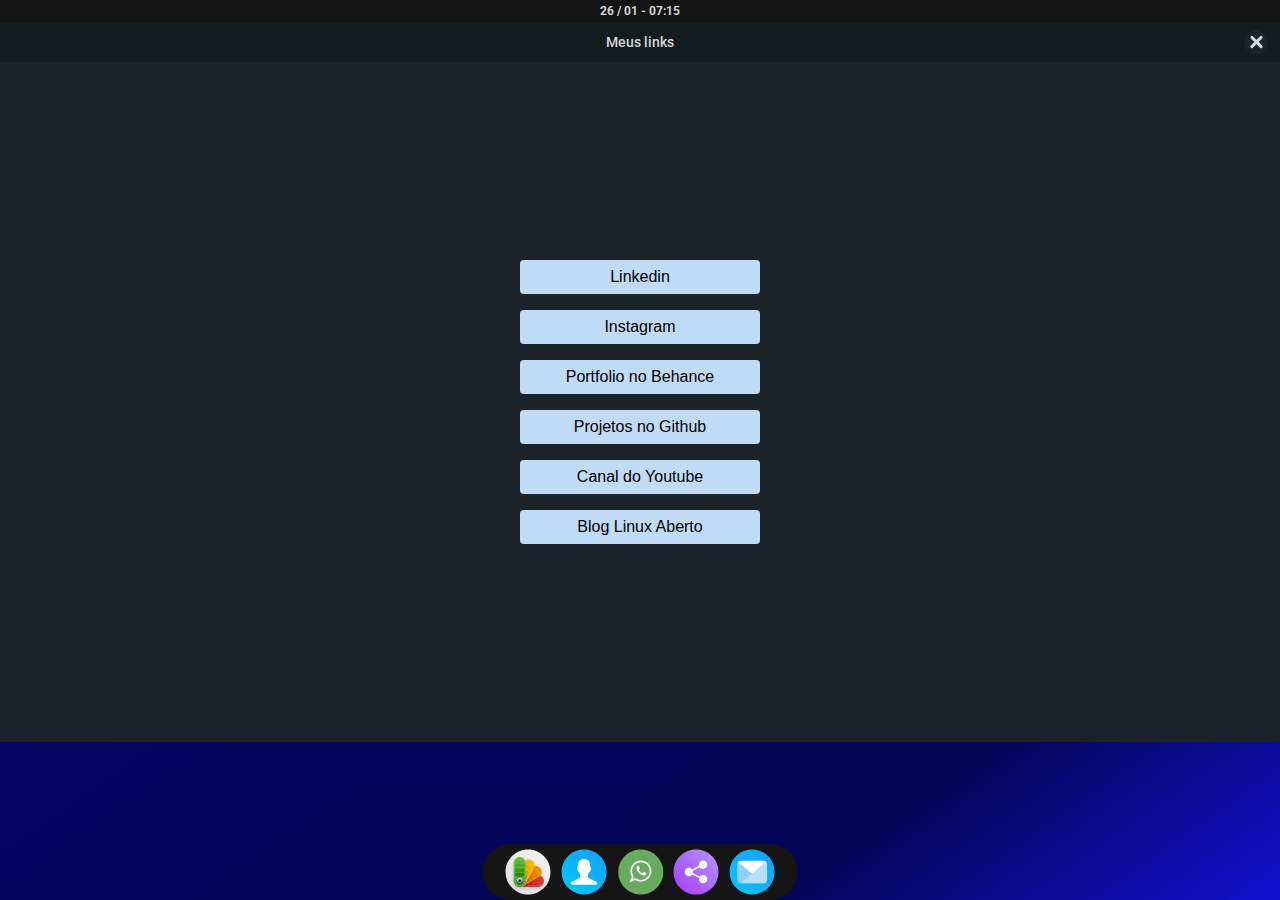
<file: src/pages/links.html>
<!DOCTYPE html>
<html lang="pt-BR">
  <head>
    <meta charset="UTF-8" />
    <meta http-equiv="X-UA-Compatible" content="IE=edge" />
    <meta name="viewport" content="width=device-width, initial-scale=1.0" />
    <link rel="stylesheet" href="../style/style.css" />
    <script src="../scripts/index.js" defer></script>
    <link rel="preconnect" href="https://fonts.googleapis.com" />
    <link rel="preconnect" href="https://fonts.gstatic.com" crossorigin />
    <link
      href="https://fonts.googleapis.com/css2?family=Roboto:ital,wght@0,300;0,400;0,500;0,700;1,300&display=swap"
      rel="stylesheet" />
    <meta
      name="description"
      content="Designer especialista em criar interfaces para web e aplicativo, Design system, Product Designer, UX/UI Designer, UI Interface, Designer de intereração" />
    <title>Links - Dener Garcia UX UI Designer</title>
    <link rel="icon" type="image/x-icon" href="../assets/photos/eu-avatar.ico">
  </head>

  <body class="w-screen h-screen bg-gradient-primary">
    <div class="w-screen d-flex jc-center bg-black-900">
      <span id="clock" class="fs-12b pd-4px fc-black-150"></span>
    </div>

    <section class="aplication">
      <div
        class="aplication-tittle ps-fixed w-screen d-flex jc-around ai-center bg-secundary">
        <h1 class="fs-14m pd-12px fc-black-150">Meus links</h1>
        <a class="ps-absolute rg mg-rg-12px" href="../../index.html"
          ><button
            class="w-24px h-24px br-50 bg-primary hover-default ts-03"></button
        ></a>
      </div>
    </section>

    <div
      class="aplication-container w-100 h-screen-80 d-flex pd-24px gp-32px bg-primary of-scroll-y bar-hidden-scroll-chrome-safari bar-hidden-scroll-fox mbl-fd-col mbl-gp-18px">

      <div class="links w-100 d-flex jc-center ai-center fd-col mg-tp-40px gp-16px">
        <a href="https://www.linkedin.com/in/denergarcia/" target="_blank"><button class="w-270px pd-8px br-4px fs-16m bg-accent-primary ts-02 cr-pointer">Linkedin</button></a>
        <a href="https://www.instagram.com/denerux/" target="_blank"><button class="w-270px pd-8px br-4px fs-16m bg-accent-primary ts-02 cr-pointer">Instagram</button></a>
        <a href="https://www.behance.net/dener-garcia" target="_blank"><button class="w-270px pd-8px br-4px fs-16m bg-accent-primary ts-02 cr-pointer">Portfolio no Behance</button></a>
        <a href="https://github.com/Dener-Garcia" target="_blank"><button class="w-270px pd-8px br-4px fs-16m bg-accent-primary ts-02 cr-pointer">Projetos no Github</button></a>
        <a href="https://www.youtube.com/@linuxaberto" target="_blank"><button class="w-270px pd-8px br-4px fs-16m bg-accent-primary ts-02 cr-pointer">Canal do Youtube</button></a>
        <a href="https://linuxaberto.em3de.com" target="_blank"><button class="w-270px pd-8px br-4px fs-16m bg-accent-primary ts-02 cr-pointer">Blog Linux Aberto</button></a>
      </div>
    </div>

    <div class="app-bar w-screen ps-fixed d-flex jc-center bt">
      <ul
        class="lf-25 d-flex ai-center pd-lf-18px pd-rg-18px br-32px bg-black-900 mbl-bg-none">
        <li class="btn-all-apps d-flex">
          <a href="#" class="d-none">
            <span
              class="ps-absolute tp-n50 mg-lf-n18px br-8px pd-4px fc-black-150 fs-14m bg-secundary ts-03 cr-default"
              >Mostrar apps</span
            >
            <svg
              class="cr-pointer pd-4px br-50 hover-default ts-03"
              width="56"
              height="56"
              viewBox="0 0 64 64"
              fill="none"
              xmlns="http://www.w3.org/2000/svg">
              <g id="icon-apps" clip-path="url(#clip0_82_2)">
                <g id="circle943" opacity="0.25" filter="url(#filter0_f_82_2)">
                  <path
                    d="M31.9999 62.0013C48.5691 62.0013 62.0012 48.5693 62.0012 32C62.0012 15.4307 48.5691 1.99866 31.9999 1.99866C15.4306 1.99866 1.99854 15.4307 1.99854 32C1.99854 48.5693 15.4306 62.0013 31.9999 62.0013Z"
                    fill="black" />
                </g>
                <path
                  id="path1187"
                  d="M32 62C48.5685 62 62 48.5685 62 32C62 15.4315 48.5685 2 32 2C15.4315 2 2 15.4315 2 32C2 48.5685 15.4315 62 32 62Z"
                  fill="url(#paint0_linear_82_2)" />
                <g id="g52" opacity="0.25" filter="url(#filter1_f_82_2)">
                  <path
                    id="path40"
                    d="M21.5448 19.84H28.3749C29.3144 19.84 30.0798 20.6055 30.0798 21.545V28.3751C30.0798 29.3146 29.3144 30.08 28.3749 30.08H21.5448C20.6053 30.08 19.8398 29.3146 19.8398 28.3751V21.545C19.8398 20.6055 20.6053 19.84 21.5448 19.84Z"
                    fill="black" />
                  <path
                    id="path42"
                    d="M36.9047 35.2H43.7347C44.6794 35.2 45.4397 35.9655 45.4397 36.905V43.7351C45.4397 44.6797 44.6794 45.44 43.7347 45.44H36.9047C35.9651 45.44 35.1997 44.6797 35.1997 43.7351V36.905C35.1997 35.9655 35.9651 35.2 36.9047 35.2Z"
                    fill="black" />
                  <path
                    id="path44"
                    d="M19.8398 32.64C18.4203 32.64 17.2798 33.7805 17.2798 35.2V45.44C17.2798 46.8595 18.4203 48 19.8398 48H30.0798C31.4993 48 32.6398 46.8595 32.6398 45.44V35.2C32.6398 33.7805 31.4993 32.64 30.0798 32.64M19.8398 33.92H30.0798C30.7902 33.92 31.3598 34.4896 31.3598 35.2V45.44C31.3598 46.1504 30.7902 46.72 30.0798 46.72H19.8398C19.1294 46.72 18.5598 46.1504 18.5598 45.44V35.2C18.5598 34.4896 19.1294 33.92 19.8398 33.92Z"
                    fill="black" />
                  <path
                    id="path46"
                    d="M21.1198 35.2H28.7998C29.5051 35.2 30.0798 35.7747 30.0798 36.48V44.16C30.0798 44.8653 29.5051 45.44 28.7998 45.44H21.1198C20.4146 45.44 19.8398 44.8653 19.8398 44.16V36.48C19.8398 35.7747 20.4146 35.2 21.1198 35.2Z"
                    fill="black" />
                  <path
                    id="path48"
                    d="M35.1996 17.28C33.7801 17.28 32.6396 18.4205 32.6396 19.84V30.08C32.6396 31.4996 33.7801 32.64 35.1996 32.64H45.4396C46.8592 32.64 47.9996 31.4996 47.9996 30.08V19.84C47.9996 18.4205 46.8592 17.28 45.4396 17.28M35.1996 18.56H45.4396C46.15 18.56 46.7196 19.1296 46.7196 19.84V30.08C46.7196 30.7904 46.15 31.36 45.4396 31.36H35.1996C34.4892 31.36 33.9196 30.7904 33.9196 30.08V19.84C33.9196 19.1296 34.4892 18.56 35.1996 18.56Z"
                    fill="black" />
                  <path
                    id="path50"
                    d="M36.4797 19.84H44.1597C44.865 19.84 45.4397 20.4147 45.4397 21.12V28.8C45.4397 29.5053 44.865 30.08 44.1597 30.08H36.4797C35.7744 30.08 35.1997 29.5053 35.1997 28.8V21.12C35.1997 20.4147 35.7744 19.84 36.4797 19.84Z"
                    fill="black" />
                </g>
                <g id="g62">
                  <path
                    id="path54"
                    d="M20.265 18.56H27.0951C28.0346 18.56 28.8001 19.3254 28.8001 20.265V27.095C28.8001 28.0346 28.0346 28.8 27.0951 28.8H20.265C19.3255 28.8 18.5601 28.0346 18.5601 27.095V20.265C18.5601 19.3254 19.3255 18.56 20.265 18.56Z"
                    fill="url(#paint1_linear_82_2)" />
                  <path
                    id="path56"
                    d="M35.6249 33.92H42.455C43.3996 33.92 44.1599 34.6854 44.1599 35.6249V42.455C44.1599 43.3997 43.3996 44.16 42.455 44.16H35.6249C34.6854 44.16 33.9199 43.3997 33.9199 42.455V35.6249C33.9199 34.6854 34.6854 33.92 35.6249 33.92Z"
                    fill="url(#paint2_linear_82_2)" />
                  <path
                    id="path58"
                    d="M18.561 31.359C17.1415 31.359 16.0005 32.5 16.0005 33.9195V44.1595C16.0005 45.579 17.1415 46.72 18.561 46.72H28.801C30.2205 46.72 31.3596 45.579 31.3596 44.1595V33.9195C31.3596 32.5 30.2205 31.359 28.801 31.359H18.561ZM18.561 32.6402H28.801C29.5114 32.6402 30.0803 33.2091 30.0803 33.9195V44.1595C30.0803 44.8699 29.5114 45.4388 28.801 45.4388H18.561C17.8506 45.4388 17.2798 44.8699 17.2798 44.1595V33.9195C17.2798 33.2091 17.8506 32.6402 18.561 32.6402ZM19.8403 33.9195C19.135 33.9195 18.561 34.4935 18.561 35.1988V42.8804C18.561 43.5857 19.135 44.1597 19.8403 44.1597H27.52C28.2253 44.1597 28.8012 43.5857 28.8012 42.8804V35.1988C28.8012 34.4935 28.2252 33.9195 27.52 33.9195H19.8403Z"
                    fill="url(#paint3_linear_82_2)" />
                  <path
                    id="path60"
                    d="M33.9199 16C32.5004 16 31.3594 17.141 31.3594 18.5605V28.8005C31.3594 30.22 32.5004 31.3591 33.9199 31.3591H44.1599C45.5794 31.3591 46.7204 30.22 46.7204 28.8005V18.5605C46.7204 17.141 45.5794 16 44.1599 16H33.9199ZM33.9199 17.2793H44.1599C44.8703 17.2793 45.4392 17.8501 45.4392 18.5605V28.8005C45.4392 29.5109 44.8703 30.0798 44.1599 30.0798H33.9199C33.2095 30.0798 32.6406 29.5109 32.6406 28.8005V18.5605C32.6406 17.8501 33.2095 17.2793 33.9199 17.2793ZM35.1992 18.5605C34.4939 18.5605 33.9199 19.1345 33.9199 19.8398V27.5195C33.9199 28.2248 34.4939 28.8007 35.1992 28.8007H42.8808C43.5861 28.8007 44.1601 28.2247 44.1601 27.5195V19.8398C44.1601 19.1345 43.5861 18.5605 42.8808 18.5605H35.1992Z"
                    fill="url(#paint4_linear_82_2)" />
                </g>
              </g>
              <defs>
                <filter
                  id="filter0_f_82_2"
                  x="0.798488"
                  y="0.79861"
                  width="62.4025"
                  height="62.4028"
                  filterUnits="userSpaceOnUse"
                  color-interpolation-filters="sRGB">
                  <feFlood flood-opacity="0" result="BackgroundImageFix" />
                  <feBlend
                    mode="normal"
                    in="SourceGraphic"
                    in2="BackgroundImageFix"
                    result="shape" />
                  <feGaussianBlur
                    stdDeviation="0.600024"
                    result="effect1_foregroundBlur_82_2" />
                </filter>
                <filter
                  id="filter1_f_82_2"
                  x="15.7438"
                  y="15.744"
                  width="33.7917"
                  height="33.792"
                  filterUnits="userSpaceOnUse"
                  color-interpolation-filters="sRGB">
                  <feFlood flood-opacity="0" result="BackgroundImageFix" />
                  <feBlend
                    mode="normal"
                    in="SourceGraphic"
                    in2="BackgroundImageFix"
                    result="shape" />
                  <feGaussianBlur
                    stdDeviation="0.768"
                    result="effect1_foregroundBlur_82_2" />
                </filter>
                <linearGradient
                  id="paint0_linear_82_2"
                  x1="2.63697"
                  y1="61.8465"
                  x2="61.6421"
                  y2="2.66183"
                  gradientUnits="userSpaceOnUse">
                  <stop stop-color="#2F333F" />
                  <stop offset="1" stop-color="#505664" />
                </linearGradient>
                <linearGradient
                  id="paint1_linear_82_2"
                  x1="22.9671"
                  y1="29.4426"
                  x2="23.3089"
                  y2="17.9174"
                  gradientUnits="userSpaceOnUse">
                  <stop stop-color="#136DE2" />
                  <stop offset="1" stop-color="#26BBCF" />
                </linearGradient>
                <linearGradient
                  id="paint2_linear_82_2"
                  x1="38.9362"
                  y1="45.1417"
                  x2="39.0079"
                  y2="33.0739"
                  gradientUnits="userSpaceOnUse">
                  <stop stop-color="#136DE2" />
                  <stop offset="1" stop-color="#26BBCF" />
                </linearGradient>
                <linearGradient
                  id="paint3_linear_82_2"
                  x1="16"
                  y1="39.04"
                  x2="31.359"
                  y2="39.04"
                  gradientUnits="userSpaceOnUse">
                  <stop stop-color="#FFB636" />
                  <stop offset="1" stop-color="#EEED51" />
                </linearGradient>
                <linearGradient
                  id="paint4_linear_82_2"
                  x1="38.8379"
                  y1="31.829"
                  x2="38.8749"
                  y2="15.598"
                  gradientUnits="userSpaceOnUse">
                  <stop stop-color="#FFB636" />
                  <stop offset="1" stop-color="#EEED51" />
                </linearGradient>
                <clipPath id="clip0_82_2">
                  <rect width="64" height="64" fill="white" />
                </clipPath>
              </defs></svg
          ></a>
        </li>
        <li class="btn-my-projects">
          <a href="../pages/projects.html" class="d-flex">
            <span
              class="ps-absolute tp-n50 mg-lf-n18px br-8px pd-4px fc-black-150 fs-14m bg-secundary ts-03 cr-default"
              >Meus projetos</span
            >
            <svg
              class="cr-pointer pd-4px br-50 hover-default ts-03"
              width="56"
              height="56"
              viewBox="0 0 64 64"
              fill="none"
              xmlns="http://www.w3.org/2000/svg">
              <g id="icon-projects" clip-path="url(#clip0_82_17)">
                <g
                  id="circle1078"
                  opacity="0.25"
                  filter="url(#filter0_f_82_17)">
                  <path
                    d="M31.9999 62.0013C48.5692 62.0013 62.0012 48.5693 62.0012 32C62.0012 15.4307 48.5692 1.99866 31.9999 1.99866C15.4306 1.99866 1.99854 15.4307 1.99854 32C1.99854 48.5693 15.4306 62.0013 31.9999 62.0013Z"
                    fill="black" />
                </g>
                <path
                  id="path1080"
                  d="M62.0006 32.0004C62.0006 35.5968 61.3676 39.0452 60.2066 42.2404C59.3996 44.4616 58.338 46.5616 57.0547 48.504C56.5172 49.3207 55.9392 50.1094 55.3257 50.8673C53.3616 53.293 51.0275 55.4055 48.4071 57.1199C47.4422 57.7518 46.4393 58.3298 45.401 58.8476C41.3689 60.8655 36.8171 62.0006 32 62.0006C27.1829 62.0006 22.6311 60.8655 18.599 58.8475C17.5606 58.3295 16.5565 57.7515 15.5916 57.1198C12.9381 55.3822 10.5761 53.2366 8.59591 50.7708C7.98123 50.0067 7.40441 49.2108 6.86691 48.3867C5.61791 46.4765 4.58321 44.4155 3.79221 42.2373C2.63141 39.0424 1.99951 35.5954 1.99951 32.0003C1.99951 15.4313 15.4315 1.99933 32.0005 1.99933C40.3175 1.99933 47.8435 5.38393 53.2775 10.85C54.8436 12.4247 56.2359 14.1734 57.4211 16.064C58.5416 17.8445 59.4783 19.7522 60.2068 21.7591C61.3678 24.9551 62.0006 28.4046 62.0006 32.0004Z"
                  fill="url(#paint0_linear_82_17)" />
                <g id="path96" opacity="0.15" filter="url(#filter1_f_82_17)">
                  <path
                    d="M21.0262 14.4525C16.5942 14.4525 13.0263 18.0205 13.0263 22.4524V46.4525C13.0263 48.5647 13.8428 50.4747 15.1708 51.9015C15.1943 51.9275 15.2172 51.954 15.2411 51.9796C15.3589 52.1029 15.483 52.2196 15.6083 52.3351C15.6994 52.4208 15.7899 52.5071 15.8857 52.589C15.9297 52.626 15.9756 52.6605 16.0205 52.6964C16.3557 52.9709 16.7106 53.2283 17.0986 53.4523C18.6941 54.3735 20.467 54.6773 22.1553 54.4523H45.2589C49.6908 54.4523 53.2588 50.8843 53.2588 46.4524C53.2588 43.2716 51.4153 40.5445 48.7391 39.253C50.679 36.7618 51.0274 33.2582 49.3466 30.3468C47.618 27.3527 44.2736 25.9084 41.0632 26.4659C41.3409 23.4556 39.8971 20.4276 37.0984 18.8114C34.2579 17.1715 30.8518 17.4635 28.3739 19.2802C27.1501 16.4358 24.3292 14.4525 21.0262 14.4525Z"
                    fill="black" />
                </g>
                <g id="g208">
                  <path
                    id="path98"
                    d="M53.2318 43.9984C53.2318 48.4303 49.6639 51.9983 45.2319 51.9983H21.2318C16.7999 51.9983 13.2319 48.4303 13.2319 43.9984C13.2319 39.5665 16.8 35.9985 21.2318 35.9985H45.2319C49.6639 35.9985 53.2318 39.5665 53.2318 43.9984Z"
                    fill="url(#paint1_linear_82_17)"
                    stroke="#7F7F7F"
                    stroke-opacity="0.2"
                    stroke-width="0.200001"
                    stroke-linecap="round"
                    stroke-linejoin="round" />
                  <g id="g118">
                    <g id="g114">
                      <path
                        id="rect100"
                        d="M32 48.9996V38.9998C32 38.4475 31.5523 37.9998 31 37.9998H28C27.4477 37.9998 27 38.4475 27 38.9998V48.9996C27 49.5519 27.4477 49.9996 28 49.9996H31C31.5523 49.9996 32 49.5519 32 48.9996Z"
                        stroke="#FDFDFD"
                        stroke-opacity="0.15"
                        stroke-width="0.200001"
                        stroke-linecap="round"
                        stroke-linejoin="round" />
                      <path
                        id="rect102"
                        d="M37.9995 48.9996V38.9998C37.9995 38.4475 37.5518 37.9998 36.9995 37.9998H33.9995C33.4472 37.9998 32.9995 38.4475 32.9995 38.9998V48.9996C32.9995 49.5519 33.4472 49.9996 33.9995 49.9996H36.9995C37.5518 49.9996 37.9995 49.5519 37.9995 48.9996Z"
                        stroke="#FDFDFD"
                        stroke-opacity="0.15"
                        stroke-width="0.200001"
                        stroke-linecap="round"
                        stroke-linejoin="round" />
                      <path
                        id="rect104"
                        d="M32.2319 48.9996V38.9998C32.2319 38.4475 31.7842 37.9998 31.2319 37.9998H28.2319C27.6796 37.9998 27.2319 38.4475 27.2319 38.9998V48.9996C27.2319 49.5519 27.6796 49.9996 28.2319 49.9996H31.2319C31.7842 49.9996 32.2319 49.5519 32.2319 48.9996Z"
                        fill="#BB1112"
                        stroke="black"
                        stroke-opacity="0.15"
                        stroke-width="0.200001"
                        stroke-linecap="round"
                        stroke-linejoin="round" />
                      <path
                        id="rect106"
                        d="M43.9995 48.9996V38.9998C43.9995 38.4475 43.5518 37.9998 42.9995 37.9998H39.9995C39.4472 37.9998 38.9995 38.4475 38.9995 38.9998V48.9996C38.9995 49.5519 39.4472 49.9996 39.9995 49.9996H42.9995C43.5518 49.9996 43.9995 49.5519 43.9995 48.9996Z"
                        stroke="#FDFDFD"
                        stroke-opacity="0.15"
                        stroke-width="0.200001"
                        stroke-linecap="round"
                        stroke-linejoin="round" />
                      <path
                        id="rect108"
                        d="M38.2319 48.9996V38.9998C38.2319 38.4475 37.7842 37.9998 37.2319 37.9998H34.2319C33.6796 37.9998 33.2319 38.4475 33.2319 38.9998V48.9996C33.2319 49.5519 33.6796 49.9996 34.2319 49.9996H37.2319C37.7842 49.9996 38.2319 49.5519 38.2319 48.9996Z"
                        fill="#C72020"
                        stroke="black"
                        stroke-opacity="0.15"
                        stroke-width="0.200001"
                        stroke-linecap="round"
                        stroke-linejoin="round" />
                      <path
                        id="path110"
                        d="M50.9995 43.9999C50.9995 40.9291 48.7143 38.4163 45.7455 38.0508C45.3184 38.1647 44.9994 38.536 44.9994 39V49.0001C44.9994 49.464 45.3184 49.8354 45.7455 49.9493C48.7142 49.5835 50.9995 47.0705 50.9995 43.9999Z"
                        stroke="#FDFDFD"
                        stroke-opacity="0.15"
                        stroke-width="0.200001"
                        stroke-linecap="round"
                        stroke-linejoin="round" />
                      <path
                        id="rect112"
                        d="M44.2319 48.9996V38.9998C44.2319 38.4475 43.7842 37.9998 43.2319 37.9998H40.2319C39.6796 37.9998 39.2319 38.4475 39.2319 38.9998V48.9996C39.2319 49.5519 39.6796 49.9996 40.2319 49.9996H43.2319C43.7842 49.9996 44.2319 49.5519 44.2319 48.9996Z"
                        fill="#D22B2B"
                        stroke="black"
                        stroke-opacity="0.15"
                        stroke-width="0.200001"
                        stroke-linecap="round"
                        stroke-linejoin="round" />
                    </g>
                    <path
                      id="path116"
                      d="M51.2319 44C51.2319 40.9292 48.9467 38.4166 45.978 38.0508C45.5509 38.1647 45.2319 38.536 45.2319 39V49.0001C45.2319 49.4641 45.5509 49.8354 45.978 49.9493C48.9467 49.5835 51.2319 47.0708 51.2319 44Z"
                      fill="#DB3636"
                      stroke="black"
                      stroke-opacity="0.15"
                      stroke-width="0.200001"
                      stroke-linecap="round"
                      stroke-linejoin="round" />
                  </g>
                  <g id="g142">
                    <path
                      id="path120"
                      d="M49.3203 27.8937C51.5362 31.7319 50.2303 36.6058 46.3921 38.8218L25.6074 50.8218C21.7692 53.0378 16.8953 51.7318 14.6793 47.8937C12.4634 44.0555 13.7694 39.1815 17.6075 36.9656L38.3922 24.9655C42.2304 22.7495 47.1043 24.0555 49.3203 27.8937Z"
                      fill="url(#paint2_linear_82_17)"
                      stroke="#7F7F7F"
                      stroke-opacity="0.2"
                      stroke-width="0.200001"
                      stroke-linecap="round"
                      stroke-linejoin="round" />
                    <g id="g140">
                      <g id="g136">
                        <path
                          id="rect122"
                          d="M33.4325 42.8397L28.4326 34.1796C28.1565 33.7013 27.5449 33.5375 27.0666 33.8136L24.4685 35.3136C23.9902 35.5898 23.8263 36.2014 24.1025 36.6796L29.1024 45.3398C29.3785 45.8181 29.9901 45.9819 30.4684 45.7058L33.0665 44.2058C33.5448 43.9296 33.7087 43.318 33.4325 42.8397Z"
                          stroke="#FDFDFD"
                          stroke-opacity="0.15"
                          stroke-width="0.200001"
                          stroke-linecap="round"
                          stroke-linejoin="round" />
                        <path
                          id="rect124"
                          d="M38.6283 39.8399L33.6284 31.1798C33.3523 30.7015 32.7407 30.5376 32.2624 30.8138L29.6643 32.3138C29.186 32.5899 29.0221 33.2015 29.2983 33.6798L34.2982 42.3399C34.5743 42.8182 35.1859 42.9821 35.6642 42.706L38.2623 41.206C38.7406 40.9298 38.9045 40.3182 38.6283 39.8399Z"
                          stroke="#FDFDFD"
                          stroke-opacity="0.15"
                          stroke-width="0.200001"
                          stroke-linecap="round"
                          stroke-linejoin="round" />
                        <path
                          id="rect126"
                          d="M33.6332 42.7237L28.6333 34.0636C28.3572 33.5853 27.7456 33.4214 27.2673 33.6976L24.6692 35.1976C24.1909 35.4737 24.027 36.0853 24.3031 36.5636L29.3031 45.2237C29.5792 45.702 30.1908 45.8659 30.6691 45.5898L33.2672 44.0898C33.7455 43.8136 33.9094 43.202 33.6332 42.7237Z"
                          fill="#CE5801"
                          stroke="black"
                          stroke-opacity="0.15"
                          stroke-width="0.200001"
                          stroke-linecap="round"
                          stroke-linejoin="round" />
                        <path
                          id="rect128"
                          d="M43.8246 36.8399L38.8247 28.1798C38.5486 27.7015 37.937 27.5376 37.4587 27.8137L34.8606 29.3137C34.3823 29.5899 34.2184 30.2015 34.4946 30.6798L39.4945 39.3399C39.7706 39.8182 40.3822 39.9821 40.8605 39.7059L43.4586 38.2059C43.9369 37.9298 44.1008 37.3182 43.8246 36.8399Z"
                          stroke="#FDFDFD"
                          stroke-opacity="0.15"
                          stroke-width="0.200001"
                          stroke-linecap="round"
                          stroke-linejoin="round" />
                        <path
                          id="rect130"
                          d="M38.8295 39.7237L33.8296 31.0635C33.5534 30.5852 32.9419 30.4214 32.4636 30.6975L29.8655 32.1975C29.3872 32.4737 29.2233 33.0853 29.4994 33.5636L34.4994 42.2237C34.7755 42.702 35.3871 42.8659 35.8654 42.5897L38.4635 41.0897C38.9418 40.8136 39.1057 40.202 38.8295 39.7237Z"
                          fill="#DD6D01"
                          stroke="black"
                          stroke-opacity="0.15"
                          stroke-width="0.200001"
                          stroke-linecap="round"
                          stroke-linejoin="round" />
                        <path
                          id="path132"
                          d="M47.3867 29.01C45.8513 26.3507 42.6158 25.3171 39.862 26.485C39.5491 26.7972 39.4585 27.2782 39.6905 27.6801L44.6905 36.3404C44.9225 36.7422 45.3844 36.9043 45.8112 36.7894C48.1993 34.9882 48.922 31.6693 47.3867 29.01Z"
                          stroke="#FDFDFD"
                          stroke-opacity="0.15"
                          stroke-width="0.200001"
                          stroke-linecap="round"
                          stroke-linejoin="round" />
                        <path
                          id="rect134"
                          d="M44.0258 36.7236L39.0259 28.0635C38.7497 27.5852 38.1381 27.4213 37.6598 27.6975L35.0618 29.1975C34.5835 29.4736 34.4196 30.0852 34.6957 30.5635L39.6956 39.2236C39.9718 39.7019 40.5834 39.8658 41.0617 39.5896L43.6598 38.0896C44.1381 37.8135 44.3019 37.2019 44.0258 36.7236Z"
                          fill="#E57D00"
                          stroke="black"
                          stroke-opacity="0.15"
                          stroke-width="0.200001"
                          stroke-linecap="round"
                          stroke-linejoin="round" />
                      </g>
                      <path
                        id="path138"
                        d="M47.5879 28.894C46.0525 26.2345 42.8171 25.2012 40.0632 26.3687C39.7503 26.6809 39.6597 27.162 39.8917 27.5638L44.8917 36.2241C45.1237 36.626 45.5857 36.788 46.0125 36.6732C48.4006 34.872 49.1233 31.5534 47.5879 28.894Z"
                        fill="#ED8B01"
                        stroke="black"
                        stroke-opacity="0.15"
                        stroke-width="0.200001"
                        stroke-linecap="round"
                        stroke-linejoin="round" />
                    </g>
                  </g>
                  <g id="g166">
                    <path
                      id="path144"
                      d="M37.0727 16.3591C40.9108 18.5751 42.2168 23.4491 40.0008 27.2872L28.0008 48.0719C25.7848 51.9101 20.9109 53.216 17.0727 51.0001C13.2345 48.7841 11.9286 43.9101 14.1445 40.072L26.1446 19.2873C28.3606 15.4491 33.2345 14.1432 37.0727 16.3591Z"
                      fill="url(#paint3_linear_82_17)"
                      stroke="#7F7F7F"
                      stroke-opacity="0.2"
                      stroke-width="0.200001"
                      stroke-linecap="round"
                      stroke-linejoin="round" />
                    <g id="g164">
                      <g id="g160">
                        <path
                          id="rect146"
                          d="M30.7864 37.2468L22.1263 32.2468C21.648 31.9707 21.0364 32.1346 20.7602 32.6129L19.2602 35.211C18.9841 35.6892 19.148 36.3008 19.6263 36.577L28.2864 41.5769C28.7647 41.8531 29.3763 41.6892 29.6524 41.2109L31.1524 38.6128C31.4286 38.1345 31.2647 37.5229 30.7864 37.2468Z"
                          stroke="#FDFDFD"
                          stroke-opacity="0.15"
                          stroke-width="0.200001"
                          stroke-linecap="round"
                          stroke-linejoin="round" />
                        <path
                          id="rect148"
                          d="M33.7864 32.0508L25.1263 27.0509C24.648 26.7748 24.0364 26.9386 23.7603 27.4169L22.2602 30.015C21.9841 30.4933 22.148 31.1049 22.6263 31.3811L31.2864 36.381C31.7647 36.6571 32.3763 36.4933 32.6524 36.015L34.1524 33.4169C34.4286 32.9386 34.2647 32.327 33.7864 32.0508Z"
                          stroke="#FDFDFD"
                          stroke-opacity="0.15"
                          stroke-width="0.200001"
                          stroke-linecap="round"
                          stroke-linejoin="round" />
                        <path
                          id="rect150"
                          d="M30.9026 37.0458L22.2425 32.0458C21.7642 31.7697 21.1526 31.9336 20.8765 32.4119L19.3765 35.01C19.1003 35.4883 19.2642 36.0999 19.7425 36.376L28.4026 41.3759C28.8809 41.6521 29.4925 41.4882 29.7686 41.0099L31.2686 38.4118C31.5448 37.9335 31.3809 37.3219 30.9026 37.0458Z"
                          fill="#D68F01"
                          stroke="black"
                          stroke-opacity="0.15"
                          stroke-width="0.200001"
                          stroke-linecap="round"
                          stroke-linejoin="round" />
                        <path
                          id="rect152"
                          d="M36.7864 26.8545L28.1263 21.8546C27.648 21.5785 27.0364 21.7424 26.7602 22.2206L25.2602 24.8187C24.9841 25.297 25.148 25.9086 25.6263 26.1848L34.2864 31.1847C34.7647 31.4608 35.3763 31.297 35.6524 30.8187L37.1524 28.2206C37.4286 27.7423 37.2647 27.1307 36.7864 26.8545Z"
                          stroke="#FDFDFD"
                          stroke-opacity="0.15"
                          stroke-width="0.200001"
                          stroke-linecap="round"
                          stroke-linejoin="round" />
                        <path
                          id="rect154"
                          d="M33.9026 31.8495L25.2425 26.8496C24.7642 26.5735 24.1526 26.7373 23.8765 27.2156L22.3765 29.8137C22.1003 30.292 22.2642 30.9036 22.7425 31.1798L31.4026 36.1797C31.8809 36.4558 32.4925 36.292 32.7686 35.8137L34.2686 33.2156C34.5448 32.7373 34.3809 32.1257 33.9026 31.8495Z"
                          fill="#E3A101"
                          stroke="black"
                          stroke-opacity="0.15"
                          stroke-width="0.200001"
                          stroke-linecap="round"
                          stroke-linejoin="round" />
                        <path
                          id="path156"
                          d="M35.9563 18.2927C33.2969 16.7573 29.9781 17.4799 28.1772 19.8682C28.0623 20.2951 28.2244 20.757 28.6262 20.989L37.2865 25.989C37.6883 26.221 38.1694 26.1304 38.4816 25.8175C39.6491 23.0636 38.6155 19.828 35.9563 18.2927Z"
                          stroke="#FDFDFD"
                          stroke-opacity="0.15"
                          stroke-width="0.200001"
                          stroke-linecap="round"
                          stroke-linejoin="round" />
                        <path
                          id="rect158"
                          d="M36.9026 26.6532L28.2425 21.6533C27.7642 21.3772 27.1526 21.5411 26.8765 22.0194L25.3765 24.6174C25.1003 25.0957 25.2642 25.7073 25.7425 25.9835L34.4026 30.9834C34.8809 31.2595 35.4925 31.0957 35.7686 30.6174L37.2686 28.0193C37.5448 27.541 37.3809 26.9294 36.9026 26.6532Z"
                          fill="#EAAD01"
                          stroke="black"
                          stroke-opacity="0.15"
                          stroke-width="0.200001"
                          stroke-linecap="round"
                          stroke-linejoin="round" />
                      </g>
                      <path
                        id="path162"
                        d="M36.0731 18.0915C33.4137 16.5561 30.0951 17.2788 28.2939 19.6669C28.179 20.0938 28.3411 20.5557 28.7429 20.7877L37.4033 25.7877C37.8051 26.0197 38.2861 25.9291 38.5984 25.6162C39.7659 22.8623 38.7325 19.6269 36.0731 18.0915Z"
                        fill="#F2B800"
                        stroke="black"
                        stroke-opacity="0.15"
                        stroke-width="0.200001"
                        stroke-linecap="round"
                        stroke-linejoin="round" />
                    </g>
                  </g>
                  <g id="g190">
                    <path
                      id="path168"
                      d="M20.9999 11.9999C25.4319 11.9999 28.9998 15.5679 28.9998 19.9998V43.9999C28.9998 48.4318 25.4318 51.9998 20.9999 51.9998C16.568 51.9998 13 48.4318 13 43.9999V19.9998C13 15.5678 16.568 11.9999 20.9999 11.9999Z"
                      fill="url(#paint4_linear_82_17)"
                      stroke="#7F7F7F"
                      stroke-opacity="0.2"
                      stroke-width="0.200001"
                      stroke-linecap="round"
                      stroke-linejoin="round" />
                    <g id="g188">
                      <g id="g184">
                        <path
                          id="rect170"
                          d="M25.9999 33.2322H16C15.4477 33.2322 15 33.6799 15 34.2322V37.2322C15 37.7845 15.4477 38.2322 16 38.2322H25.9999C26.5521 38.2322 26.9999 37.7845 26.9999 37.2322V34.2322C26.9999 33.6799 26.5521 33.2322 25.9999 33.2322Z"
                          stroke="#FDFDFD"
                          stroke-opacity="0.15"
                          stroke-width="0.200001"
                          stroke-linecap="round"
                          stroke-linejoin="round" />
                        <path
                          id="rect172"
                          d="M25.9999 27.2324H16C15.4477 27.2324 15 27.6801 15 28.2324V31.2325C15 31.7847 15.4477 32.2325 16 32.2325H25.9999C26.5521 32.2325 26.9999 31.7847 26.9999 31.2325V28.2324C26.9999 27.6801 26.5521 27.2324 25.9999 27.2324Z"
                          stroke="#FDFDFD"
                          stroke-opacity="0.15"
                          stroke-width="0.200001"
                          stroke-linecap="round"
                          stroke-linejoin="round" />
                        <path
                          id="rect174"
                          d="M25.9999 33.0001H16C15.4477 33.0001 15 33.4478 15 34.0001V37.0002C15 37.5524 15.4477 38.0002 16 38.0002H25.9999C26.5521 38.0002 26.9999 37.5524 26.9999 37.0002V34.0001C26.9999 33.4478 26.5521 33.0001 25.9999 33.0001Z"
                          fill="#29860A"
                          stroke="black"
                          stroke-opacity="0.15"
                          stroke-width="0.200001"
                          stroke-linecap="round"
                          stroke-linejoin="round" />
                        <path
                          id="rect176"
                          d="M25.9999 21.2323H16C15.4477 21.2323 15 21.68 15 22.2323V25.2323C15 25.7846 15.4477 26.2323 16 26.2323H25.9999C26.5521 26.2323 26.9999 25.7846 26.9999 25.2323V22.2323C26.9999 21.68 26.5521 21.2323 25.9999 21.2323Z"
                          stroke="#FDFDFD"
                          stroke-opacity="0.15"
                          stroke-width="0.200001"
                          stroke-linecap="round"
                          stroke-linejoin="round" />
                        <path
                          id="rect178"
                          d="M25.9999 27H16C15.4477 27 15 27.4477 15 28V31C15 31.5523 15.4477 32 16 32H25.9999C26.5521 32 26.9999 31.5523 26.9999 31V28C26.9999 27.4477 26.5521 27 25.9999 27Z"
                          fill="#3B9A1A"
                          stroke="black"
                          stroke-opacity="0.15"
                          stroke-width="0.200001"
                          stroke-linecap="round"
                          stroke-linejoin="round" />
                        <path
                          id="path180"
                          d="M20.9999 14.2325C17.9291 14.2325 15.4163 16.5177 15.0508 19.4865C15.1647 19.9136 15.536 20.2326 16 20.2326H26.0001C26.464 20.2326 26.8354 19.9136 26.9493 19.4865C26.5835 16.5178 24.0705 14.2325 20.9999 14.2325Z"
                          stroke="#FDFDFD"
                          stroke-opacity="0.15"
                          stroke-width="0.200001"
                          stroke-linecap="round"
                          stroke-linejoin="round" />
                        <path
                          id="rect182"
                          d="M25.9999 20.9999H16C15.4477 20.9999 15 21.4476 15 21.9999V24.9999C15 25.5522 15.4477 25.9999 16 25.9999H25.9999C26.5521 25.9999 26.9999 25.5522 26.9999 24.9999V21.9999C26.9999 21.4476 26.5521 20.9999 25.9999 20.9999Z"
                          fill="#4EAA2A"
                          stroke="black"
                          stroke-opacity="0.15"
                          stroke-width="0.200001"
                          stroke-linecap="round"
                          stroke-linejoin="round" />
                      </g>
                      <path
                        id="path186"
                        d="M21.0005 14.0001C17.9297 14.0001 15.4171 16.2853 15.0513 19.2541C15.1652 19.6812 15.5365 20.0002 16.0005 20.0002H26.0006C26.4645 20.0002 26.8359 19.6812 26.9498 19.2541C26.584 16.2853 24.0713 14.0001 21.0005 14.0001Z"
                        fill="#5DB837"
                        stroke="black"
                        stroke-opacity="0.15"
                        stroke-width="0.200001"
                        stroke-linecap="round"
                        stroke-linejoin="round" />
                    </g>
                  </g>
                  <g id="g206">
                    <path
                      id="circle192"
                      d="M21 50C23.7615 50 26.0001 47.7614 26.0001 45C26.0001 42.2385 23.7615 39.9999 21 39.9999C18.2386 39.9999 16 42.2385 16 45C16 47.7614 18.2386 50 21 50Z"
                      fill="url(#paint5_radial_82_17)" />
                    <path
                      id="circle194"
                      d="M21 47.9983C23.2091 47.9983 24.9999 46.2075 24.9999 43.9984C24.9999 41.7893 23.2091 39.9984 21 39.9984C18.7908 39.9984 17 41.7893 17 43.9984C17 46.2075 18.7908 47.9983 21 47.9983Z"
                      fill="url(#paint6_linear_82_17)" />
                    <path
                      id="circle196"
                      opacity="0.35"
                      d="M21 47.9983C23.2091 47.9983 24.9999 46.2075 24.9999 43.9984C24.9999 41.7893 23.2091 39.9984 21 39.9984C18.7908 39.9984 17 41.7893 17 43.9984C17 46.2075 18.7908 47.9983 21 47.9983Z"
                      fill="url(#paint7_radial_82_17)" />
                    <path
                      id="circle198"
                      d="M20.9998 46.4332C22.3445 46.4332 23.4347 45.3431 23.4347 43.9983C23.4347 42.6536 22.3445 41.5635 20.9998 41.5635C19.6551 41.5635 18.5649 42.6536 18.5649 43.9983C18.5649 45.3431 19.6551 46.4332 20.9998 46.4332Z"
                      fill="url(#paint8_linear_82_17)" />
                    <path
                      id="circle200"
                      d="M21.0001 45.5254C21.8435 45.5254 22.5271 44.8417 22.5271 43.9984C22.5271 43.155 21.8435 42.4714 21.0001 42.4714C20.1568 42.4714 19.4731 43.155 19.4731 43.9984C19.4731 44.8417 20.1568 45.5254 21.0001 45.5254Z"
                      fill="url(#paint9_linear_82_17)" />
                    <g id="path202" filter="url(#filter2_f_82_17)">
                      <path
                        d="M20.9391 40.0003C20.9241 40.0009 20.9091 40.0015 20.8941 40.0023C20.9293 40.0012 20.9644 40.0005 20.9996 40.0003C20.9794 40.0001 20.9592 40.0001 20.9391 40.0003ZM18.4761 40.8988C18.0151 41.2736 17.6434 41.7465 17.3879 42.283C17.1325 42.8195 16.9998 43.4061 16.9995 44.0003C16.9995 45.0612 17.4209 46.0786 18.1711 46.8288C18.9212 47.5789 19.9387 48.0003 20.9995 48.0003C22.0604 48.0003 23.0778 47.5789 23.828 46.8288C24.5781 46.0786 24.9996 45.0612 24.9996 44.0003C24.9994 43.3892 24.8591 42.7862 24.5896 42.2377C24.3201 41.6892 23.9285 41.2098 23.4449 40.8362C23.8605 41.1647 24.1943 41.573 24.4233 42.033C24.6523 42.493 24.771 42.9936 24.7711 43.5003C24.7711 43.96 24.6735 44.4152 24.484 44.8399C24.2944 45.2645 24.0166 45.6504 23.6664 45.9754C23.3161 46.3004 22.9004 46.5582 22.4428 46.7341C21.9852 46.91 21.4948 47.0004 20.9995 47.0003C20.5043 47.0004 20.0139 46.91 19.5563 46.7341C19.0987 46.5582 18.6829 46.3004 18.3327 45.9754C17.9825 45.6504 17.7047 45.2645 17.5151 44.8399C17.3256 44.4152 17.228 43.96 17.228 43.5003C17.228 43.0097 17.3391 42.5246 17.5541 42.0764C17.7691 41.6282 18.0833 41.227 18.4761 40.8988Z"
                        fill="url(#paint10_radial_82_17)" />
                    </g>
                    <path
                      id="path204"
                      opacity="0.35"
                      d="M20.98 41.5643C20.3374 41.5693 19.7228 41.8281 19.2702 42.2843C18.8177 42.7405 18.5638 43.3572 18.564 43.9998C18.5639 44.3197 18.6268 44.6364 18.7492 44.9319C18.8716 45.2275 19.051 45.496 19.2771 45.7222C19.5033 45.9483 19.7718 46.1277 20.0674 46.2501C20.3629 46.3725 20.6796 46.4354 20.9995 46.4353C21.3193 46.4354 21.6361 46.3725 21.9316 46.2501C22.2271 46.1277 22.4957 45.9483 22.7218 45.7222C22.948 45.496 23.1274 45.2275 23.2498 44.9319C23.3721 44.6364 23.4351 44.3197 23.435 43.9998C23.4351 43.6799 23.3721 43.3632 23.2498 43.0677C23.1274 42.7722 22.948 42.5036 22.7218 42.2775C22.4957 42.0513 22.2271 41.8719 21.9316 41.7495C21.6361 41.6272 21.3193 41.5642 20.9995 41.5643C20.993 41.5643 20.9865 41.5643 20.98 41.5643ZM20.9507 41.9998C20.967 41.9996 20.9832 41.9996 20.9995 41.9998C21.5299 41.9998 22.0387 42.2106 22.4137 42.5856C22.7888 42.9607 22.9995 43.4694 22.9995 43.9999C22.9995 44.5303 22.7888 45.039 22.4137 45.4141C22.0387 45.7892 21.5299 45.9999 20.9995 45.9999C20.4691 45.9999 19.9604 45.7892 19.5853 45.4141C19.2102 45.039 18.9995 44.5303 18.9995 43.9999C18.9993 43.4778 19.2033 42.9763 19.5679 42.6026C19.9325 42.2289 20.4288 42.0126 20.9507 41.9998Z"
                      fill="url(#paint11_radial_82_17)" />
                  </g>
                </g>
              </g>
              <defs>
                <filter
                  id="filter0_f_82_17"
                  x="0.798488"
                  y="0.79861"
                  width="62.403"
                  height="62.4028"
                  filterUnits="userSpaceOnUse"
                  color-interpolation-filters="sRGB">
                  <feFlood flood-opacity="0" result="BackgroundImageFix" />
                  <feBlend
                    mode="normal"
                    in="SourceGraphic"
                    in2="BackgroundImageFix"
                    result="shape" />
                  <feGaussianBlur
                    stdDeviation="0.600024"
                    result="effect1_foregroundBlur_82_17" />
                </filter>
                <filter
                  id="filter1_f_82_17"
                  x="9.41272"
                  y="10.8388"
                  width="47.4597"
                  height="47.2981"
                  filterUnits="userSpaceOnUse"
                  color-interpolation-filters="sRGB">
                  <feFlood flood-opacity="0" result="BackgroundImageFix" />
                  <feBlend
                    mode="normal"
                    in="SourceGraphic"
                    in2="BackgroundImageFix"
                    result="shape" />
                  <feGaussianBlur
                    stdDeviation="1.80683"
                    result="effect1_foregroundBlur_82_17" />
                </filter>
                <filter
                  id="filter2_f_82_17"
                  x="16.9195"
                  y="39.9202"
                  width="8.16"
                  height="8.16019"
                  filterUnits="userSpaceOnUse"
                  color-interpolation-filters="sRGB">
                  <feFlood flood-opacity="0" result="BackgroundImageFix" />
                  <feBlend
                    mode="normal"
                    in="SourceGraphic"
                    in2="BackgroundImageFix"
                    result="shape" />
                  <feGaussianBlur
                    stdDeviation="0.0400006"
                    result="effect1_foregroundBlur_82_17" />
                </filter>
                <linearGradient
                  id="paint0_linear_82_17"
                  x1="2.66221"
                  y1="61.6174"
                  x2="61.8088"
                  y2="2.4699"
                  gradientUnits="userSpaceOnUse">
                  <stop stop-color="#DDDFE1" />
                  <stop offset="1" stop-color="#F3F4F6" />
                </linearGradient>
                <linearGradient
                  id="paint1_linear_82_17"
                  x1="18.2327"
                  y1="43.9999"
                  x2="51.2321"
                  y2="43.9999"
                  gradientUnits="userSpaceOnUse">
                  <stop stop-color="#DB2F2F" />
                  <stop offset="1" stop-color="#E54243" />
                </linearGradient>
                <linearGradient
                  id="paint2_linear_82_17"
                  x1="19.0098"
                  y1="45.3934"
                  x2="47.5881"
                  y2="28.8938"
                  gradientUnits="userSpaceOnUse">
                  <stop stop-color="#F36D01" />
                  <stop offset="1" stop-color="#F69901" />
                </linearGradient>
                <linearGradient
                  id="paint3_linear_82_17"
                  x1="20.0718"
                  y1="45.8055"
                  x2="36.0726"
                  y2="18.0913"
                  gradientUnits="userSpaceOnUse">
                  <stop stop-color="#FCAA00" />
                  <stop offset="1" stop-color="#FDC500" />
                </linearGradient>
                <linearGradient
                  id="paint4_linear_82_17"
                  x1="20.9999"
                  y1="48.0955"
                  x2="20.9999"
                  y2="15.0001"
                  gradientUnits="userSpaceOnUse">
                  <stop stop-color="#4DAE33" />
                  <stop offset="1" stop-color="#6FC84A" />
                </linearGradient>
                <radialGradient
                  id="paint5_radial_82_17"
                  cx="0"
                  cy="0"
                  r="1"
                  gradientUnits="userSpaceOnUse"
                  gradientTransform="translate(21 44.9979) scale(4.99994)">
                  <stop />
                  <stop offset="1" stop-color="#111419" stop-opacity="0" />
                </radialGradient>
                <linearGradient
                  id="paint6_linear_82_17"
                  x1="20.9447"
                  y1="46.9987"
                  x2="20.9447"
                  y2="40.7472"
                  gradientUnits="userSpaceOnUse">
                  <stop stop-color="#8290AE" />
                  <stop offset="1" stop-color="white" />
                </linearGradient>
                <radialGradient
                  id="paint7_radial_82_17"
                  cx="0"
                  cy="0"
                  r="1"
                  gradientUnits="userSpaceOnUse"
                  gradientTransform="translate(21 43.0006) scale(3.99995)">
                  <stop stop-opacity="0" />
                  <stop offset="0.70384" stop-opacity="0" />
                  <stop offset="1" />
                </radialGradient>
                <linearGradient
                  id="paint8_linear_82_17"
                  x1="20.9663"
                  y1="46.0557"
                  x2="20.9663"
                  y2="42.0202"
                  gradientUnits="userSpaceOnUse">
                  <stop stop-color="#C0C6D4" />
                  <stop offset="1" stop-color="#515769" />
                </linearGradient>
                <linearGradient
                  id="paint9_linear_82_17"
                  x1="20.979"
                  y1="45.289"
                  x2="20.979"
                  y2="42.7582"
                  gradientUnits="userSpaceOnUse">
                  <stop stop-color="#2F323B" />
                  <stop offset="1" stop-color="#111419" />
                </linearGradient>
                <radialGradient
                  id="paint10_radial_82_17"
                  cx="0"
                  cy="0"
                  r="1"
                  gradientUnits="userSpaceOnUse"
                  gradientTransform="translate(21.0001 43.9997) scale(4.00003)">
                  <stop stop-color="#8290AE" />
                  <stop offset="0.75" stop-color="#020403" />
                  <stop offset="0.84466" stop-color="#2B402C" />
                  <stop offset="0.88874" stop-color="#3A5635" />
                  <stop offset="0.94376" stop-color="#4A8242" />
                  <stop offset="1" stop-color="#010201" />
                </radialGradient>
                <radialGradient
                  id="paint11_radial_82_17"
                  cx="0"
                  cy="0"
                  r="1"
                  gradientUnits="userSpaceOnUse"
                  gradientTransform="translate(20.9999 43.9986) scale(2.43487 2.43487)">
                  <stop stop-opacity="0" />
                  <stop offset="0.8214" stop-opacity="0" />
                  <stop offset="1" />
                </radialGradient>
                <clipPath id="clip0_82_17">
                  <rect width="64" height="64" fill="white" />
                </clipPath>
              </defs></svg
          ></a>
        </li>
        <li class="btn-profile">
          <a href="../pages/profile.html" class="d-flex">
            <span
              class="ps-absolute tp-n50 mg-lf-n18px br-8px pd-4px fc-black-150 fs-14m bg-secundary ts-03 cr-default"
              >Sobre mim</span
            >
            <svg
              class="cr-pointer pd-4px br-50 hover-default ts-03"
              width="56"
              height="56"
              viewBox="0 0 64 64"
              fill="none"
              xmlns="http://www.w3.org/2000/svg">
              <g id="icon-profile" clip-path="url(#clip0_82_485)">
                <g id="Vector" opacity="0.25" filter="url(#filter0_f_82_485)">
                  <path
                    d="M32.1029 61.9768C48.6722 61.9768 62.1043 48.5447 62.1043 31.9754C62.1043 15.4061 48.6722 1.97406 32.1029 1.97406C15.5336 1.97406 2.10156 15.4061 2.10156 31.9754C2.10156 48.5447 15.5336 61.9768 32.1029 61.9768Z"
                    fill="black" />
                </g>
                <path
                  id="Vector_2"
                  d="M62.1028 31.9751C62.1028 35.5715 61.4697 39.0199 60.3088 42.2155C59.5018 44.4367 58.4402 46.5368 57.1569 48.4791C56.6194 49.2958 56.0414 50.0845 55.4279 50.8424C53.4638 53.2681 51.1297 55.3806 48.5093 57.095C47.5443 57.7269 46.5414 58.3049 45.5031 58.8228C41.471 60.8407 36.9192 61.9757 32.1021 61.9757C27.285 61.9757 22.7332 60.8407 18.7011 58.8227C17.6627 58.3047 16.6586 57.7267 15.6937 57.0949C13.0401 55.3573 10.6781 53.2118 8.69798 50.7459C8.0833 49.9819 7.50649 49.1859 6.96895 48.3618C5.71994 46.4516 4.68527 44.3906 3.89423 42.2124C2.73348 39.0176 2.10156 35.5705 2.10156 31.9754C2.10156 15.4064 15.5332 1.97479 32.1023 1.97479C40.4193 1.97479 47.9453 5.35935 53.3796 10.8255C54.9457 12.4001 56.3381 14.1489 57.5232 16.0394C58.6437 17.8199 59.5804 19.7277 60.3089 21.7346C61.47 24.9305 62.1028 28.3788 62.1028 31.9751Z"
                  fill="url(#paint0_linear_82_485)" />
                <g id="Group">
                  <path
                    id="Vector_3"
                    d="M27.0323 34.3821V35.8877C27.0323 35.8877 27.4388 39.1223 25.1422 40.3186C22.8456 41.5147 15.2427 45.1028 14.8345 45.7672C14.4262 46.4318 13.8143 48.3486 15.5495 48.836H48.6558C50.391 48.3487 49.7791 46.4318 49.3707 45.7672C48.9624 45.1027 41.3595 41.5148 39.063 40.3186C36.7664 39.1224 37.1729 35.8877 37.1729 35.8877V34.3821H32.1026H27.0323Z"
                    fill="white" />
                  <g
                    id="Vector_4"
                    opacity="0.3"
                    filter="url(#filter1_f_82_485)">
                    <path
                      d="M38.7273 28.2469C37.7947 35.4002 35.5956 39.2181 31.7327 39.2181C27.8697 39.2181 25.6705 35.4002 24.7381 28.2469C23.8872 21.7205 24.7381 16.325 31.7327 16.325C38.7273 16.325 39.5782 21.7205 38.7273 28.2469Z"
                      fill="#14A5FF" />
                  </g>
                  <g id="Group_2">
                    <path
                      id="Vector_5"
                      d="M39.6304 26.9961C38.6304 34.1251 36.2726 37.9301 32.1306 37.9301C27.9885 37.9301 25.6304 34.1251 24.6307 26.9961C23.7183 20.4917 24.6307 15.1145 32.1306 15.1145C39.6304 15.1145 40.5428 20.4917 39.6304 26.9961Z"
                      fill="#F0F0F0" />
                    <path
                      id="Vector_6"
                      d="M39.7817 25.3644C39.7817 25.3644 42.1254 25.2707 41.5004 27.6144C40.8754 29.9581 39.6879 32.4583 38.3754 32.7395C37.0629 33.0208 39.4067 25.4581 39.7817 25.3644Z"
                      fill="#FAFAFA" />
                    <path
                      id="Vector_7"
                      d="M24.4228 25.1437C24.4228 25.1437 22.0791 25.05 22.7041 27.3937C23.3291 29.7374 24.5166 32.2376 25.8291 32.5188C27.1416 32.8001 24.7978 25.2374 24.4228 25.1437Z"
                      fill="#FAFAFA" />
                    <path
                      id="Vector_8"
                      d="M39.6304 26.9961C38.6304 34.1251 36.2726 37.9301 32.1306 37.9301C27.9885 37.9301 25.6304 34.1251 24.6307 26.9961C23.7183 20.4917 24.6307 15.1145 32.1306 15.1145C39.6304 15.1145 40.5428 20.4917 39.6304 26.9961Z"
                      fill="white" />
                  </g>
                </g>
              </g>
              <defs>
                <filter
                  id="filter0_f_82_485"
                  x="0.901515"
                  y="0.774013"
                  width="62.403"
                  height="62.4028"
                  filterUnits="userSpaceOnUse"
                  color-interpolation-filters="sRGB">
                  <feFlood flood-opacity="0" result="BackgroundImageFix" />
                  <feBlend
                    mode="normal"
                    in="SourceGraphic"
                    in2="BackgroundImageFix"
                    result="shape" />
                  <feGaussianBlur
                    stdDeviation="0.600024"
                    result="effect1_foregroundBlur_82_485" />
                </filter>
                <filter
                  id="filter1_f_82_485"
                  x="23.5387"
                  y="15.3964"
                  width="16.3879"
                  height="24.7503"
                  filterUnits="userSpaceOnUse"
                  color-interpolation-filters="sRGB">
                  <feFlood flood-opacity="0" result="BackgroundImageFix" />
                  <feBlend
                    mode="normal"
                    in="SourceGraphic"
                    in2="BackgroundImageFix"
                    result="shape" />
                  <feGaussianBlur
                    stdDeviation="0.464292"
                    result="effect1_foregroundBlur_82_485" />
                </filter>
                <linearGradient
                  id="paint0_linear_82_485"
                  x1="3.26305"
                  y1="61.0933"
                  x2="61.3729"
                  y2="2.98334"
                  gradientUnits="userSpaceOnUse">
                  <stop stop-color="#00C8FF" />
                  <stop offset="1" stop-color="#14A0FF" />
                </linearGradient>
                <clipPath id="clip0_82_485">
                  <rect width="64" height="64" fill="white" />
                </clipPath>
              </defs></svg
          ></a>
        </li>
        <li class="btn-whats-app">
          <a
            href="https://api.whatsapp.com/send?phone=5534997976849"
            target="_blank"
            class="d-flex">
            <span
              class="ps-absolute tp-n50 mg-lf-n18px br-8px pd-4px fc-black-150 fs-14m bg-secundary ts-03 cr-default"
              >Meu WhatsApp</span
            >
            <svg
              class="cr-pointer pd-4px br-50 hover-default ts-03"
              width="56"
              height="56"
              viewBox="0 0 64 64"
              fill="none"
              xmlns="http://www.w3.org/2000/svg">
              <g id="icon-whatsapp">
                <path
                  id="Vector"
                  d="M33 2C49.5689 2 63 15.4311 63 32C63 48.5689 49.5678 62 33 62C16.4322 62 3 48.5678 3 32C3 15.4322 16.4311 2 33 2Z"
                  fill="#67AC5E" />
                <path
                  id="Vector_2"
                  fill-rule="evenodd"
                  clip-rule="evenodd"
                  d="M30.5862 24.374C30.3742 23.832 30.2142 23.812 29.8912 23.792C29.77 23.7861 29.6486 23.7827 29.5272 23.782C29.1072 23.782 28.6772 23.916 28.4162 24.2C28.0982 24.551 27.3042 25.367 27.3042 27.048C27.3042 28.729 28.4392 30.354 28.5992 30.578C28.7592 30.81 30.8242 34.305 34.0282 35.732C36.5322 36.846 37.2762 36.75 37.8482 36.616C38.6762 36.42 39.7232 35.762 39.9852 34.964C40.2502 34.167 40.2502 33.484 40.1712 33.34C40.0912 33.201 39.8782 33.114 39.5642 32.942C39.2442 32.773 37.6842 31.947 37.3922 31.832C37.0992 31.717 36.8292 31.755 36.6082 32.087C36.2982 32.548 36.0012 33.019 35.7522 33.297C35.5622 33.519 35.2522 33.552 34.9812 33.427C34.6312 33.267 33.6422 32.893 32.4282 31.731C31.4842 30.828 30.8452 29.708 30.6592 29.367C30.4732 29.027 30.6412 28.825 30.7872 28.637C30.9472 28.425 31.0972 28.272 31.2572 28.075C31.4172 27.873 31.5062 27.768 31.6122 27.536C31.7192 27.31 31.6472 27.076 31.5682 26.906C31.4882 26.733 30.8502 25.052 30.5882 24.37"
                  fill="white" />
                <path
                  id="Vector_3"
                  d="M33.1745 16.7389C25.4079 16.7389 19.0853 23.0592 19.0877 30.8257C19.0877 33.3648 19.8566 35.8195 21.1537 37.9935L17.9126 46.084L25.739 42.6703C27.9729 44.0755 30.525 44.9125 33.1733 44.9125C40.9386 44.9148 47.2601 38.591 47.2601 30.8257C47.2601 23.0603 40.9398 16.7389 33.1745 16.7389ZM33.1745 19.0867C39.672 19.0867 44.9135 24.3282 44.9135 30.8257C44.9159 32.3678 44.6141 33.8952 44.0252 35.3204C43.4362 36.7456 42.5719 38.0406 41.4815 39.1311C40.3912 40.2216 39.0964 41.0863 37.6713 41.6755C36.2463 42.2647 34.7189 42.5669 33.1768 42.5647C30.7615 42.5628 28.4058 41.815 26.4316 40.4235L25.8904 40.0432L22.2361 41.6397L23.7445 37.828L23.4029 37.3162C22.1224 35.3935 21.4376 33.1358 21.4343 30.8257C21.4321 29.2836 21.7343 27.7561 22.3235 26.331C22.9127 24.9058 23.7773 23.611 24.8678 22.5206C25.9583 21.4301 27.2533 20.5657 28.6785 19.9766C30.1037 19.3876 31.6312 19.0855 33.1733 19.0879L33.1745 19.0867Z"
                  fill="#F0F0F0" />
              </g></svg
          ></a>
        </li>
        <li class="btn-links">
          <a href="../pages/links.html" class="d-flex">
            <span
              class="ps-absolute tp-n50 mg-lf-n18px br-8px pd-4px fc-black-150 fs-14m bg-secundary ts-03 cr-default"
              >Meus links</span
            >
            <svg
              class="cr-pointer pd-4px br-50 hover-default ts-03"
              width="56"
              height="56"
              viewBox="0 0 64 64"
              fill="none"
              xmlns="http://www.w3.org/2000/svg">
              <g id="icon-links" clip-path="url(#clip0_82_84)">
                <g id="Vector" opacity="0.25" filter="url(#filter0_f_82_84)">
                  <path
                    d="M31.9999 62.0013C48.5691 62.0013 62.0012 48.5693 62.0012 32C62.0012 15.4307 48.5691 1.99866 31.9999 1.99866C15.4306 1.99866 1.99854 15.4307 1.99854 32C1.99854 48.5693 15.4306 62.0013 31.9999 62.0013Z"
                    fill="black" />
                </g>
                <path
                  id="Vector_2"
                  d="M62.0001 32C62.0001 35.5964 61.3671 39.0448 60.2061 42.24C59.3991 44.4612 58.3375 46.5612 57.0542 48.5036C56.5167 49.3203 55.9387 50.109 55.3252 50.8669C53.3611 53.2926 51.027 55.4051 48.4066 57.1195C47.4417 57.7514 46.4388 58.3293 45.4005 58.8472C41.3684 60.8651 36.8166 62.0002 31.9995 62.0002C27.1824 62.0002 22.6306 60.8651 18.5985 58.8471C17.5601 58.3291 16.556 57.7511 15.5911 57.1194C12.9376 55.3818 10.5756 53.2362 8.59542 50.7704C7.98074 50.0063 7.40392 49.2104 6.86642 48.3863C5.61742 46.4761 4.58272 44.4151 3.79172 42.2369C2.63092 39.042 1.99902 35.595 1.99902 31.9999C1.99902 15.4309 15.431 1.9989 32 1.9989C40.317 1.9989 47.843 5.3835 53.277 10.8496C54.8431 12.4243 56.2354 14.173 57.4206 16.0636C58.5411 17.8441 59.4778 19.7518 60.2063 21.7587C61.3673 24.9547 62.0004 28.4029 62.0004 31.9987L62.0001 32Z"
                  fill="url(#paint0_linear_82_84)" />
                <g id="Group">
                  <g id="Group_2">
                    <g id="Group_3">
                      <g id="Group_4">
                        <g id="Group_5">
                          <g id="Group_6">
                            <g id="Group_7">
                              <g id="Group_8">
                                <g id="Group_9">
                                  <g id="Group_10">
                                    <g id="Group_11">
                                      <g id="Group_12">
                                        <path
                                          id="Vector_3"
                                          d="M41.5134 36.0967C39.7565 36.0967 38.2067 36.9345 37.1943 38.2175L27.8032 33.4105C27.9262 32.9516 28.0146 32.4774 28.0146 31.9783C28.0146 31.435 27.9097 30.9235 27.7632 30.4258L37.1129 25.641C38.1198 26.982 39.7096 27.8585 41.5149 27.8585C44.5731 27.8585 47.0468 25.3825 47.0468 22.3244C47.0468 19.2691 44.5729 16.7917 41.5149 16.7917C38.4638 16.7917 35.9873 19.2691 35.9873 22.3244C35.9873 22.8249 36.0758 23.3004 36.2001 23.7608L26.8118 28.5677C25.7979 27.2834 24.2453 26.4429 22.4857 26.4429C19.4304 26.4429 16.958 28.9217 16.958 31.9783C16.958 35.0351 19.4304 37.5125 22.4857 37.5125C24.2938 37.5125 25.8822 36.6332 26.8933 35.2908L36.2386 40.0756C36.0923 40.572 35.9859 41.0877 35.9859 41.6324C35.9859 44.6892 38.4624 47.1665 41.5137 47.1665C44.5718 47.1665 47.0455 44.6892 47.0455 41.6324C47.0455 38.573 44.5716 36.0967 41.5134 36.0967Z"
                                          fill="white" />
                                      </g>
                                    </g>
                                  </g>
                                </g>
                              </g>
                            </g>
                          </g>
                        </g>
                      </g>
                    </g>
                  </g>
                </g>
              </g>
              <defs>
                <filter
                  id="filter0_f_82_84"
                  x="0.798488"
                  y="0.798611"
                  width="62.4025"
                  height="62.4028"
                  filterUnits="userSpaceOnUse"
                  color-interpolation-filters="sRGB">
                  <feFlood flood-opacity="0" result="BackgroundImageFix" />
                  <feBlend
                    mode="normal"
                    in="SourceGraphic"
                    in2="BackgroundImageFix"
                    result="shape" />
                  <feGaussianBlur
                    stdDeviation="0.600023"
                    result="effect1_foregroundBlur_82_84" />
                </filter>
                <linearGradient
                  id="paint0_linear_82_84"
                  x1="3.34979"
                  y1="60.9251"
                  x2="60.8583"
                  y2="3.41873"
                  gradientUnits="userSpaceOnUse">
                  <stop stop-color="#A53CFF" />
                  <stop offset="1" stop-color="#B496FF" />
                </linearGradient>
                <clipPath id="clip0_82_84">
                  <rect width="64" height="64" fill="white" />
                </clipPath>
              </defs></svg
          ></a>
        </li>
        <li class="btn-email">
          <a href="../pages/contact.html" class="d-flex">
            <span
              class="ps-absolute tp-n50 mg-lf-n18px br-8px pd-4px fc-black-150 fs-14m bg-secundary ts-03 cr-default"
              >Envie um oi</span
            >
            <svg
              class="cr-pointer pd-4px br-50 hover-default ts-03"
              width="56"
              height="56"
              viewBox="0 0 64 64"
              fill="none"
              xmlns="http://www.w3.org/2000/svg">
              <g clip-path="url(#clip0_82_447)">
                <g opacity="0.25" filter="url(#filter0_f_82_447)">
                  <path
                    d="M32.1029 61.9768C48.6722 61.9768 62.1043 48.5447 62.1043 31.9754C62.1043 15.4061 48.6722 1.97406 32.1029 1.97406C15.5336 1.97406 2.10156 15.4061 2.10156 31.9754C2.10156 48.5447 15.5336 61.9768 32.1029 61.9768Z"
                    fill="black" />
                </g>
                <path
                  d="M62.1026 31.9751C62.1026 35.5715 61.4695 39.0199 60.3086 42.2155C59.5016 44.4367 58.44 46.5368 57.1567 48.4791C56.6191 49.2958 56.0412 50.0845 55.4277 50.8424C53.4636 53.2681 51.1295 55.3806 48.5091 57.095C47.5442 57.7269 46.5413 58.3049 45.503 58.8228C41.4709 60.8407 36.9191 61.9758 32.102 61.9758C27.2849 61.9758 22.7331 60.8407 18.701 58.8227C17.6626 58.3047 16.6585 57.7267 15.6936 57.0949C13.0401 55.3573 10.6781 53.2118 8.69795 50.7459C8.08327 49.9819 7.50647 49.1859 6.96893 48.3618C5.71993 46.4516 4.68526 44.3906 3.89423 42.2124C2.73347 39.0176 2.10156 35.5705 2.10156 31.9754C2.10156 15.4064 15.5331 1.97479 32.1022 1.97479C40.4192 1.97479 47.9451 5.35935 53.3794 10.8255C54.9455 12.4001 56.3379 14.1489 57.523 16.0394C58.6435 17.8199 59.5802 19.7277 60.3087 21.7346C61.4697 24.9305 62.1026 28.3788 62.1026 31.9751Z"
                  fill="url(#paint0_linear_82_447)" />
                <g filter="url(#filter1_f_82_447)">
                  <path
                    d="M47.5744 16.9752H16.6293C14.1289 16.9752 12.1021 19.0021 12.1021 21.5024V42.4478C12.1021 44.9481 14.1289 46.975 16.6293 46.975H47.5744C50.0747 46.975 52.1016 44.9481 52.1016 42.4478V21.5024C52.1016 19.0021 50.0747 16.9752 47.5744 16.9752Z"
                    fill="#0F9BFF" />
                  <path
                    d="M16.6294 16.9752C15.286 16.9752 14.0958 17.5655 13.2681 18.4888L30.7895 33.2485C30.821 33.2749 30.8536 33.3003 30.8872 33.3247C30.9335 33.3586 30.9817 33.3905 31.0317 33.4204C31.0821 33.4506 31.1343 33.4786 31.188 33.5044C31.2419 33.5302 31.2973 33.5536 31.354 33.5747C31.4115 33.5954 31.4701 33.6137 31.5298 33.6294C31.5881 33.6462 31.6475 33.6605 31.7075 33.6724C31.7682 33.6828 31.8295 33.6906 31.8911 33.6958C31.952 33.7023 32.0133 33.7062 32.0747 33.7075C32.1366 33.7082 32.1986 33.7062 32.2602 33.7017C32.3218 33.6971 32.3831 33.6899 32.4438 33.6802C32.5051 33.6704 32.5657 33.658 32.6255 33.6431C32.685 33.6286 32.7437 33.6117 32.8013 33.5923C32.8585 33.5725 32.9146 33.5504 32.9692 33.5259C33.0235 33.5014 33.0763 33.4747 33.1274 33.4458C33.1794 33.4173 33.2295 33.3867 33.2778 33.354C33.3255 33.3208 33.3711 33.2856 33.4145 33.2485L50.936 18.4888C50.1083 17.5654 48.9181 16.9752 47.5747 16.9752L16.6294 16.9752Z"
                    fill="#0F9BFF" />
                  <path
                    d="M50.9366 18.4889L17.1201 46.9754H47.575C50.0831 46.9754 52.1022 44.9561 52.1022 42.4482V21.5027C52.1022 20.338 51.6542 19.2895 50.9366 18.4889Z"
                    fill="#0F9BFF" />
                </g>
                <path
                  d="M47.5744 16.9752H16.6293C14.1289 16.9752 12.1021 19.0021 12.1021 21.5024V42.4478C12.1021 44.9481 14.1289 46.975 16.6293 46.975H47.5744C50.0747 46.975 52.1016 44.9481 52.1016 42.4478V21.5024C52.1016 19.0021 50.0747 16.9752 47.5744 16.9752Z"
                  fill="#8CD2FF" />
                <path
                  d="M16.6294 16.9752C15.286 16.9752 14.0958 17.5655 13.2681 18.4888L30.7895 33.2485C30.821 33.2749 30.8536 33.3003 30.8872 33.3247C30.9335 33.3586 30.9817 33.3905 31.0317 33.4204C31.0821 33.4506 31.1343 33.4786 31.188 33.5044C31.2419 33.5302 31.2973 33.5536 31.354 33.5747C31.4115 33.5954 31.4701 33.6137 31.5298 33.6294C31.5881 33.6462 31.6475 33.6605 31.7075 33.6724C31.7682 33.6828 31.8295 33.6906 31.8911 33.6958C31.952 33.7023 32.0133 33.7062 32.0747 33.7075C32.1366 33.7082 32.1986 33.7062 32.2602 33.7017C32.3218 33.6971 32.3831 33.6899 32.4438 33.6802C32.5051 33.6704 32.5657 33.658 32.6255 33.6431C32.685 33.6286 32.7437 33.6117 32.8013 33.5923C32.8585 33.5725 32.9146 33.5504 32.9692 33.5259C33.0235 33.5014 33.0763 33.4747 33.1274 33.4458C33.1794 33.4173 33.2295 33.3867 33.2778 33.354C33.3255 33.3208 33.3711 33.2856 33.4145 33.2485L50.936 18.4888C50.1083 17.5654 48.9181 16.9752 47.5747 16.9752L16.6294 16.9752Z"
                  fill="white" />
                <path
                  d="M50.9366 18.4889L17.1201 46.9754H47.575C50.0831 46.9754 52.1022 44.9561 52.1022 42.4482V21.5027C52.1022 20.338 51.6542 19.2895 50.9366 18.4889Z"
                  fill="#B4E1FF" />
              </g>
              <defs>
                <filter
                  id="filter0_f_82_447"
                  x="0.901515"
                  y="0.774013"
                  width="62.403"
                  height="62.4028"
                  filterUnits="userSpaceOnUse"
                  color-interpolation-filters="sRGB">
                  <feFlood flood-opacity="0" result="BackgroundImageFix" />
                  <feBlend
                    mode="normal"
                    in="SourceGraphic"
                    in2="BackgroundImageFix"
                    result="shape" />
                  <feGaussianBlur
                    stdDeviation="0.600024"
                    result="effect1_foregroundBlur_82_447" />
                </filter>
                <filter
                  id="filter1_f_82_447"
                  x="9.65205"
                  y="14.5252"
                  width="44.9"
                  height="34.9002"
                  filterUnits="userSpaceOnUse"
                  color-interpolation-filters="sRGB">
                  <feFlood flood-opacity="0" result="BackgroundImageFix" />
                  <feBlend
                    mode="normal"
                    in="SourceGraphic"
                    in2="BackgroundImageFix"
                    result="shape" />
                  <feGaussianBlur
                    stdDeviation="1.225"
                    result="effect1_foregroundBlur_82_447" />
                </filter>
                <linearGradient
                  id="paint0_linear_82_447"
                  x1="2.76376"
                  y1="61.5922"
                  x2="61.9103"
                  y2="2.44475"
                  gradientUnits="userSpaceOnUse">
                  <stop stop-color="#00C8FF" />
                  <stop offset="1" stop-color="#14A0FF" />
                </linearGradient>
                <clipPath id="clip0_82_447">
                  <rect width="64" height="64" fill="white" />
                </clipPath>
              </defs></svg
          ></a>
        </li>
      </ul>
    </div>

  </body>
</html>
</file>
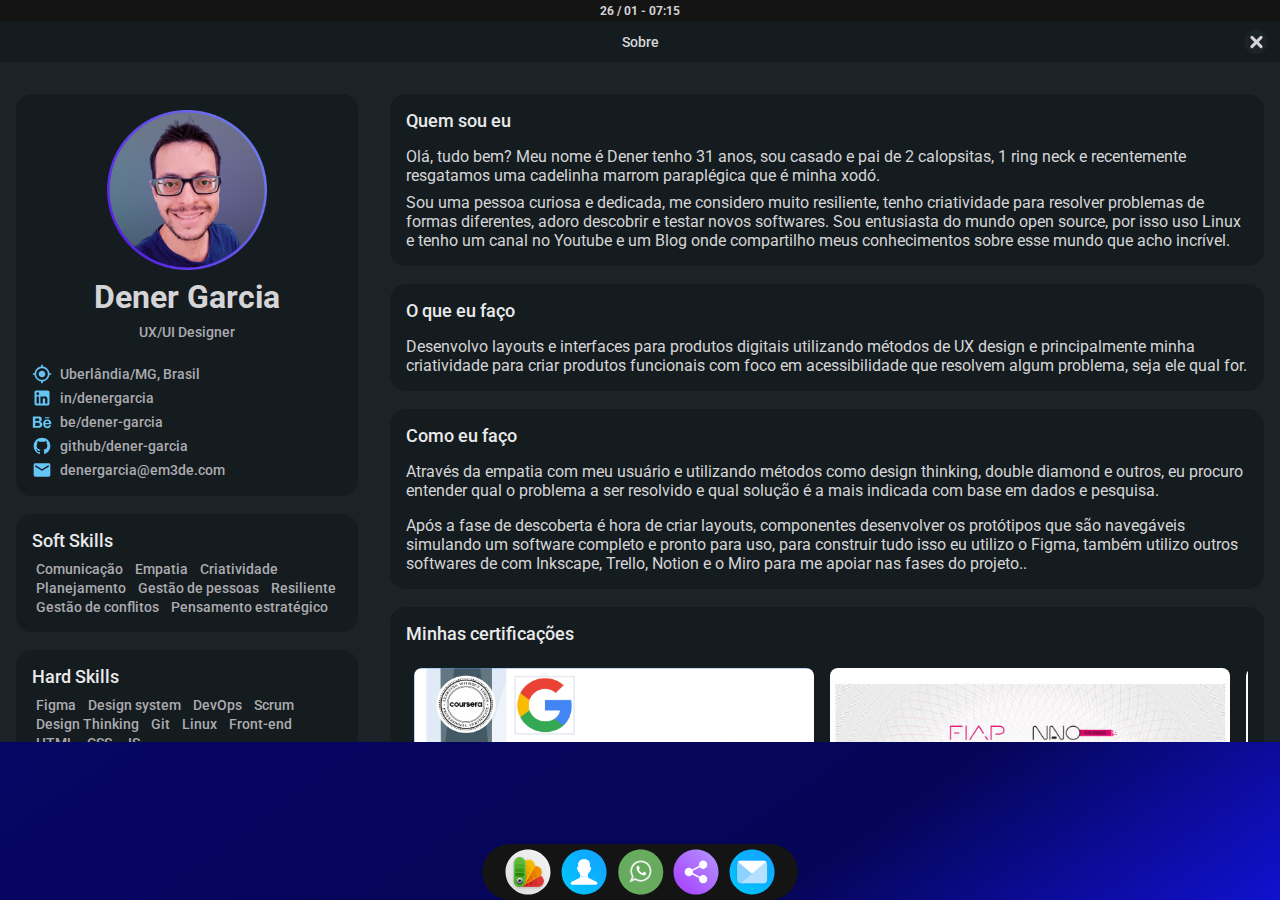
<file: src/pages/profile.html>
<!DOCTYPE html>
<html lang="pt-BR">
  <head>
    <meta charset="UTF-8" />
    <meta http-equiv="X-UA-Compatible" content="IE=edge" />
    <meta name="viewport" content="width=device-width, initial-scale=1.0" />
    <link rel="stylesheet" href="../style/style.css" />
    <script src="../scripts/index.js" defer></script>
    <link rel="preconnect" href="https://fonts.googleapis.com" />
    <link rel="preconnect" href="https://fonts.gstatic.com" crossorigin />
    <link
      href="https://fonts.googleapis.com/css2?family=Roboto:ital,wght@0,300;0,400;0,500;0,700;1,300&display=swap"
      rel="stylesheet"
    />
    <meta
      name="description"
      content="Designer especialista em criar interfaces para web e aplicativo, Design system, Product Designer, UX/UI Designer, UI Interface, Designer de intereração"
    />
    <title>Sobre mim - Dener Garcia UX UI Designer</title>
    <link
      rel="icon"
      type="image/x-icon"
      href="../assets/photos/eu-avatar.ico"
    />
  </head>
  <body class="w-screen h-screen bg-gradient-primary">
    <div class="w-screen d-flex jc-center bg-black-900">
      <span id="clock" class="fs-12b pd-4px fc-black-150"></span>
    </div>

    <section class="aplication">
      <div
        class="aplication-tittle ps-fixed w-screen d-flex jc-around ai-center bg-secundary"
      >
        <h1 class="fs-14m pd-12px fc-black-150">Sobre</h1>
        <a class="ps-absolute rg mg-rg-12px" href="../../index.html"
          ><button
            class="w-24px h-24px br-50 bg-primary hover-default ts-03"
          ></button
        ></a>
      </div>

      <div
        class="aplication-container w-100 h-screen-80 d-flex pd-16px gp-32px bg-primary of-scroll-y bar-hidden-scroll-chrome-safari bar-hidden-scroll-fox mbl-fd-col mbl-gp-18px"
      >
        <div class="container d-flex fd-col">
          <div class="profile mg-tp-56px pd-16px br-16px bg-secundary">
            <div class="picture d-flex ai-center fd-col ta-center gp-8px">
              <img
                class="w-180px br-8px"
                src="../assets/photos/perfil-dener.webp"
                alt="Homem branco de oculos camiseta azul cabelo e barba curta"
              />
              <h1 class="fs-20m fc-black-150">Dener Garcia</h1>
              <span class="fs-14m fc-black-200">UX/UI Designer</span>
            </div>
            <div class="links mg-tp-24px d-flex fd-col gp-4px">
              <div>
                <a
                  class="d-flex gp-8px ai-center"
                  href="https://goo.gl/maps/LFtjTgmgo9XPzHYp9"
                  target="_blank"
                  ><svg
                    width="20"
                    height="20"
                    viewBox="0 0 24 24"
                    fill="none"
                    xmlns="http://www.w3.org/2000/svg"
                  >
                    <g id="location">
                      <path
                        id="Vector"
                        d="M11 22.95V20.95C8.91667 20.7167 7.12933 19.8543 5.638 18.363C4.146 16.871 3.28333 15.0833 3.05 13H1.05V11H3.05C3.28333 8.91665 4.146 7.12899 5.638 5.63699C7.12933 4.14565 8.91667 3.28332 11 3.04999V1.04999H13V3.04999C15.0833 3.28332 16.871 4.14565 18.363 5.63699C19.8543 7.12899 20.7167 8.91665 20.95 11H22.95V13H20.95C20.7167 15.0833 19.8543 16.871 18.363 18.363C16.871 19.8543 15.0833 20.7167 13 20.95V22.95H11ZM12 19C13.9333 19 15.5833 18.3167 16.95 16.95C18.3167 15.5833 19 13.9333 19 12C19 10.0667 18.3167 8.41665 16.95 7.04999C15.5833 5.68332 13.9333 4.99999 12 4.99999C10.0667 4.99999 8.41667 5.68332 7.05 7.04999C5.68333 8.41665 5 10.0667 5 12C5 13.9333 5.68333 15.5833 7.05 16.95C8.41667 18.3167 10.0667 19 12 19ZM12 16C10.9 16 9.95833 15.6083 9.175 14.825C8.39167 14.0417 8 13.1 8 12C8 10.9 8.39167 9.95832 9.175 9.17499C9.95833 8.39165 10.9 7.99999 12 7.99999C13.1 7.99999 14.0417 8.39165 14.825 9.17499C15.6083 9.95832 16 10.9 16 12C16 13.1 15.6083 14.0417 14.825 14.825C14.0417 15.6083 13.1 16 12 16Z"
                        fill="#65C5F6"
                      />
                    </g>
                  </svg>
                  <span class="fs-14m fc-black-200"
                    >Uberlândia/MG, Brasil</span
                  ></a
                >
              </div>

              <div>
                <a
                  class="d-flex gp-8px ai-center"
                  href="https://www.linkedin.com/in/denergarcia/"
                  target="_blank"
                  ><svg
                    width="20"
                    height="20"
                    viewBox="0 0 24 24"
                    fill="none"
                    xmlns="http://www.w3.org/2000/svg"
                  >
                    <g id="linkedin">
                      <path
                        id="Vector"
                        d="M19 3C19.5304 3 20.0391 3.21071 20.4142 3.58579C20.7893 3.96086 21 4.46957 21 5V19C21 19.5304 20.7893 20.0391 20.4142 20.4142C20.0391 20.7893 19.5304 21 19 21H5C4.46957 21 3.96086 20.7893 3.58579 20.4142C3.21071 20.0391 3 19.5304 3 19V5C3 4.46957 3.21071 3.96086 3.58579 3.58579C3.96086 3.21071 4.46957 3 5 3H19ZM18.5 18.5V13.2C18.5 12.3354 18.1565 11.5062 17.5452 10.8948C16.9338 10.2835 16.1046 9.94 15.24 9.94C14.39 9.94 13.4 10.46 12.92 11.24V10.13H10.13V18.5H12.92V13.57C12.92 12.8 13.54 12.17 14.31 12.17C14.6813 12.17 15.0374 12.3175 15.2999 12.5801C15.5625 12.8426 15.71 13.1987 15.71 13.57V18.5H18.5ZM6.88 8.56C7.32556 8.56 7.75288 8.383 8.06794 8.06794C8.383 7.75288 8.56 7.32556 8.56 6.88C8.56 5.95 7.81 5.19 6.88 5.19C6.43178 5.19 6.00193 5.36805 5.68499 5.68499C5.36805 6.00193 5.19 6.43178 5.19 6.88C5.19 7.81 5.95 8.56 6.88 8.56ZM8.27 18.5V10.13H5.5V18.5H8.27Z"
                        fill="#65C5F6"
                      />
                    </g>
                  </svg>
                  <span class="fs-14m fc-black-200">in/denergarcia</span></a
                >
              </div>

              <div>
                <a
                  class="d-flex gp-8px ai-center"
                  href="https://www.behance.net/dener-garcia"
                  target="_blank"
                  ><svg
                    width="20"
                    height="20"
                    viewBox="0 0 24 24"
                    fill="none"
                    xmlns="http://www.w3.org/2000/svg"
                  >
                    <g id="behance">
                      <path
                        id="Vector"
                        d="M7.443 5.34998C8.082 5.34998 8.673 5.39998 9.213 5.54798C9.70301 5.63802 10.1708 5.82281 10.59 6.09198C10.984 6.33898 11.279 6.68598 11.475 7.13098C11.672 7.57598 11.77 8.12098 11.77 8.71398C11.77 9.40698 11.623 9.99998 11.279 10.445C10.984 10.891 10.492 11.286 9.902 11.583C10.738 11.831 11.377 12.276 11.77 12.869C12.164 13.463 12.41 14.205 12.41 15.046C12.41 15.739 12.262 16.332 12.016 16.827C11.77 17.322 11.377 17.767 10.934 18.064C10.4528 18.3823 9.92084 18.6164 9.361 18.756C8.771 18.905 8.181 19.004 7.591 19.004H1V5.34998H7.443ZM7.049 10.89C7.59 10.89 8.033 10.742 8.377 10.495C8.721 10.248 8.869 9.80198 8.869 9.25798C8.869 8.96098 8.819 8.66398 8.721 8.46698C8.623 8.26898 8.475 8.11998 8.279 7.97198C8.082 7.87298 7.885 7.77398 7.639 7.72498C7.393 7.67498 7.148 7.67498 6.852 7.67498H4V10.891H7.05L7.049 10.89ZM7.197 16.728C7.492 16.728 7.787 16.678 8.033 16.629C8.28137 16.5817 8.51628 16.4803 8.721 16.332C8.92138 16.1872 9.08903 16.0018 9.213 15.788C9.311 15.541 9.41 15.244 9.41 14.898C9.41 14.205 9.213 13.71 8.82 13.364C8.426 13.067 7.885 12.919 7.246 12.919H4V16.729L7.197 16.728ZM16.689 16.678C17.082 17.074 17.672 17.272 18.459 17.272C19 17.272 19.492 17.124 19.885 16.877C20.279 16.58 20.525 16.283 20.623 15.986H23.033C22.639 17.173 22.049 18.014 21.263 18.558C20.475 19.053 19.541 19.35 18.41 19.35C17.6864 19.3522 16.9688 19.2178 16.295 18.954C15.6887 18.7265 15.148 18.3528 14.721 17.866C14.2643 17.4106 13.9267 16.8497 13.738 16.233C13.492 15.59 13.393 14.898 13.393 14.106C13.393 13.364 13.492 12.672 13.738 12.028C13.9745 11.4081 14.3245 10.8377 14.77 10.346C15.213 9.90098 15.754 9.50598 16.344 9.25798C17.0007 8.99404 17.7022 8.85957 18.41 8.86198C19.246 8.86198 19.984 9.01098 20.623 9.35698C21.263 9.70298 21.754 10.099 22.148 10.693C22.5499 11.2635 22.8494 11.8997 23.033 12.573C23.131 13.265 23.18 13.958 23.131 14.749H16C16 15.541 16.295 16.283 16.689 16.679V16.678ZM19.787 11.484C19.443 11.138 18.902 10.94 18.262 10.94C17.8867 10.9343 17.5156 11.0191 17.18 11.187C16.885 11.336 16.689 11.534 16.492 11.732C16.311 11.9232 16.1912 12.1642 16.148 12.424C16.098 12.672 16.049 12.869 16.049 13.067H20.475C20.377 12.325 20.131 11.831 19.787 11.484ZM15.459 6.28998H20.967V7.62598H15.46V6.28998H15.459Z"
                        fill="#65C5F6"
                      />
                    </g>
                  </svg>
                  <span class="fs-14m fc-black-200">be/dener-garcia</span></a
                >
              </div>

              <div>
                <a
                  class="d-flex gp-8px ai-center"
                  href="https://github.com/Dener-Garcia"
                  target="_blank"
                  ><svg
                    width="20"
                    height="20"
                    viewBox="0 0 24 24"
                    fill="none"
                    xmlns="http://www.w3.org/2000/svg"
                  >
                    <g id="github">
                      <path
                        id="Vector"
                        d="M12 2C10.6868 2 9.38642 2.25866 8.17317 2.7612C6.95991 3.26375 5.85752 4.00035 4.92893 4.92893C3.05357 6.8043 2 9.34784 2 12C2 16.42 4.87 20.17 8.84 21.5C9.34 21.58 9.5 21.27 9.5 21V19.31C6.73 19.91 6.14 17.97 6.14 17.97C5.68 16.81 5.03 16.5 5.03 16.5C4.12 15.88 5.1 15.9 5.1 15.9C6.1 15.97 6.63 16.93 6.63 16.93C7.5 18.45 8.97 18 9.54 17.76C9.63 17.11 9.89 16.67 10.17 16.42C7.95 16.17 5.62 15.31 5.62 11.5C5.62 10.39 6 9.5 6.65 8.79C6.55 8.54 6.2 7.5 6.75 6.15C6.75 6.15 7.59 5.88 9.5 7.17C10.29 6.95 11.15 6.84 12 6.84C12.85 6.84 13.71 6.95 14.5 7.17C16.41 5.88 17.25 6.15 17.25 6.15C17.8 7.5 17.45 8.54 17.35 8.79C18 9.5 18.38 10.39 18.38 11.5C18.38 15.32 16.04 16.16 13.81 16.41C14.17 16.72 14.5 17.33 14.5 18.26V21C14.5 21.27 14.66 21.59 15.17 21.5C19.14 20.16 22 16.42 22 12C22 10.6868 21.7413 9.38642 21.2388 8.17317C20.7362 6.95991 19.9997 5.85752 19.0711 4.92893C18.1425 4.00035 17.0401 3.26375 15.8268 2.7612C14.6136 2.25866 13.3132 2 12 2Z"
                        fill="#65C5F6"
                      />
                    </g>
                  </svg>
                  <span class="fs-14m fc-black-200"
                    >github/dener-garcia</span
                  ></a
                >
              </div>

              <div>
                <a
                  class="d-flex gp-8px ai-center"
                  href="mailto:denergarcia@em3de.com?cc=mem3de@gmail.com&subject=Contato via site&body=Olá conheci seu trabalho e gostaria de..."
                  target="_blank"
                  ><svg
                    width="20"
                    height="20"
                    viewBox="0 0 24 24"
                    fill="none"
                    xmlns="http://www.w3.org/2000/svg"
                  >
                    <g id="mail">
                      <path
                        id="Vector"
                        d="M4 20C3.45 20 2.97933 19.8043 2.588 19.413C2.196 19.021 2 18.55 2 18V6C2 5.45 2.196 4.97933 2.588 4.588C2.97933 4.196 3.45 4 4 4H20C20.55 4 21.021 4.196 21.413 4.588C21.8043 4.97933 22 5.45 22 6V18C22 18.55 21.8043 19.021 21.413 19.413C21.021 19.8043 20.55 20 20 20H4ZM12 13L20 8V6L12 11L4 6V8L12 13Z"
                        fill="#65C5F6"
                      />
                    </g>
                  </svg>
                  <span class="fs-14m fc-black-200"
                    >denergarcia@em3de.com</span
                  ></a
                >
              </div>
            </div>
          </div>
          <div class="skills mg-tp-18px pd-16px br-16px bg-secundary">
            <div class="skills">
              <h2 class="mg-bt-8px fs-18m fc-black-100">Soft Skills</h2>
              <span class="pd-4px fs-14m fc-black-200">Comunicação</span>
              <span class="pd-4px fs-14m fc-black-200">Empatia</span>
              <span class="pd-4px fs-14m fc-black-200">Criatividade</span>
              <span class="pd-4px fs-14m fc-black-200">Planejamento</span>
              <span class="pd-4px fs-14m fc-black-200">Gestão de pessoas</span>
              <span class="pd-4px fs-14m fc-black-200">Resiliente</span>
              <span class="pd-4px fs-14m fc-black-200"
                >Gestão de conflitos</span
              >

              <span class="pd-4px fs-14m fc-black-200"
                >Pensamento estratégico</span
              >
            </div>
          </div>
          <div class="skills mg-tp-18px pd-16px br-16px bg-secundary">
            <div class="skills">
              <h2 class="mg-bt-8px fs-18m fc-black-100">Hard Skills</h2>
              <span class="pd-4px fs-14m fc-black-200">Figma</span>
              <span class="pd-4px fs-14m fc-black-200">Design system</span>
              <span class="pd-4px fs-14m fc-black-200">DevOps</span>
              <span class="pd-4px fs-14m fc-black-200">Scrum</span>
              <span class="pd-4px fs-14m fc-black-200">Design Thinking</span>
              <span class="pd-4px fs-14m fc-black-200">Git</span>
              <span class="pd-4px fs-14m fc-black-200">Linux</span>
              <span class="pd-4px fs-14m fc-black-200">Front-end</span>
              <span class="pd-4px fs-14m fc-black-200">HTML</span>
              <span class="pd-4px fs-14m fc-black-200">CSS</span>
              <span class="pd-4px fs-14m fc-black-200">JS</span>
            </div>
          </div>
        </div>
        <div
          class="about w-70 d-flex fd-col gp-18px pd-tp-56px mbl-w-100 mbl-pd-tp-0px"
        >
          <div
            class="who-aim d-flex fd-col gp-8px pd-16px br-16px bg-secundary"
          >
            <h3 class="fs-18m fc-black-100">Quem sou eu</h3>
            <p class="fc-black-150 mg-tp-8px">
              Olá, tudo bem? Meu nome é Dener tenho 31 anos, sou casado e pai de
              2 calopsitas, 1 ring neck e recentemente resgatamos uma cadelinha
              marrom paraplégica que é minha xodó.
            </p>
            <p class="fc-black-150">
              Sou uma pessoa curiosa e dedicada, me considero muito resiliente,
              tenho criatividade para resolver problemas de formas diferentes,
              adoro descobrir e testar novos softwares. Sou entusiasta do mundo
              open source, por isso uso Linux e tenho um canal no Youtube e um
              Blog onde compartilho meus conhecimentos sobre esse mundo que acho
              incrível.
            </p>
          </div>
          <div
            class="what-do d-flex fd-col gp-8px br-16px pd-16px bg-secundary"
          >
            <h3 class="fs-18m fc-black-100">O que eu faço</h3>
            <p class="fc-black-150 mg-tp-8px">
              Desenvolvo layouts e interfaces para produtos digitais utilizando
              métodos de UX design e principalmente minha criatividade para
              criar produtos funcionais com foco em acessibilidade que resolvem
              algum problema, seja ele qual for.
            </p>
          </div>

          <div class="how-do d-flex fd-col gp-8px br-16px pd-16px bg-secundary">
            <h3 class="fs-18m fc-black-100">Como eu faço</h3>
            <p class="fc-black-150 mg-tp-8px">
              Através da empatia com meu usuário e utilizando métodos como
              design thinking, double diamond e outros, eu procuro entender qual
              o problema a ser resolvido e qual solução é a mais indicada com
              base em dados e pesquisa.
            </p>
            <p class="fc-black-150 mg-tp-8px">
              Após a fase de descoberta é hora de criar layouts, componentes
              desenvolver os protótipos que são navegáveis simulando um software
              completo e pronto para uso, para construir tudo isso eu utilizo o
              Figma, também utilizo outros softwares de com Inkscape, Trello,
              Notion e o Miro para me apoiar nas fases do projeto..
            </p>
          </div>

          <div class="certificate-container pd-16px br-16px bg-secundary">
            <h3 class="mg-bt-16px fs-18m fc-black-100">Minhas certificações</h3>
            <div
              class="certificates d-flex gp-16px pd-8px of-scroll bar-scroll mbl-gp-28px"
            >
              <a href="../assets/pdf/UX-Google.pdf" target="_blank"
                ><img
                  class="certificate w-400px radio-4x3 br-8px mbl-w-270px"
                  src="../assets/pdf/certificates-img/ux-google.png"
                  alt="Certificado de um curso feito por Dener Garcia"
              /></a>

              <a href="../assets/pdf/design-think.pdf" target="_blank"
                ><img
                  class="certificate w-400px radio-4x3 br-8px mbl-w-270px"
                  src="../assets/pdf/certificates-img/design-think.jpg"
                  alt="Certificado de um curso feito por Dener Garcia"
              /></a>

              <a href="../assets/pdf/scrum-fund.pdf" target="_blank"
                ><img
                  class="certificate w-400px radio-4x3 br-8px mbl-w-270px"
                  src="../assets/pdf/certificates-img/scrum-fund.jpg"
                  alt="Certificado de um curso feito por Dener Garcia"
              /></a>

              <a href="../assets/pdf/ux-writing.pdf" target="_blank"
                ><img
                  class="certificate w-400px radio-4x3 br-8px mbl-w-270px"
                  src="../assets/pdf/certificates-img/ux-writing.jpg"
                  alt="Certificado de um curso feito por Dener Garcia"
              /></a>

              <a href="../assets/pdf/projetos.pdf" target="_blank"
                ><img
                  class="certificate w-400px radio-4x3 br-8px mbl-w-270px"
                  src="../assets/pdf/certificates-img/projetos.jpg"
                  alt="Certificado de um curso feito por Dener Garcia"
              /></a>

              <a href="../assets/pdf/linux-fund.pdf" target="_blank"
                ><img
                  class="certificate w-400px radio-4x3 br-8px mbl-w-270px"
                  src="../assets/pdf/certificates-img/linux-fund.jpg"
                  alt="Certificado de um curso feito por Dener Garcia"
              /></a>
            </div>
          </div>
        </div>
      </div>
      <div class="app-bar w-screen ps-fixed d-flex jc-center bt">
        <ul
          class="lf-25 d-flex ai-center pd-lf-18px pd-rg-18px br-32px bg-black-900 mbl-bg-none">
          <li class="btn-all-apps d-flex">
            <a href="#" class="d-none">
              <span
                class="ps-absolute tp-n50 mg-lf-n18px br-8px pd-4px fc-black-150 fs-14m bg-secundary ts-03 cr-default"
                >Mostrar apps</span
              >
              <svg
                class="cr-pointer pd-4px br-50 hover-default ts-03"
                width="56"
                height="56"
                viewBox="0 0 64 64"
                fill="none"
                xmlns="http://www.w3.org/2000/svg">
                <g id="icon-apps" clip-path="url(#clip0_82_2)">
                  <g id="circle943" opacity="0.25" filter="url(#filter0_f_82_2)">
                    <path
                      d="M31.9999 62.0013C48.5691 62.0013 62.0012 48.5693 62.0012 32C62.0012 15.4307 48.5691 1.99866 31.9999 1.99866C15.4306 1.99866 1.99854 15.4307 1.99854 32C1.99854 48.5693 15.4306 62.0013 31.9999 62.0013Z"
                      fill="black" />
                  </g>
                  <path
                    id="path1187"
                    d="M32 62C48.5685 62 62 48.5685 62 32C62 15.4315 48.5685 2 32 2C15.4315 2 2 15.4315 2 32C2 48.5685 15.4315 62 32 62Z"
                    fill="url(#paint0_linear_82_2)" />
                  <g id="g52" opacity="0.25" filter="url(#filter1_f_82_2)">
                    <path
                      id="path40"
                      d="M21.5448 19.84H28.3749C29.3144 19.84 30.0798 20.6055 30.0798 21.545V28.3751C30.0798 29.3146 29.3144 30.08 28.3749 30.08H21.5448C20.6053 30.08 19.8398 29.3146 19.8398 28.3751V21.545C19.8398 20.6055 20.6053 19.84 21.5448 19.84Z"
                      fill="black" />
                    <path
                      id="path42"
                      d="M36.9047 35.2H43.7347C44.6794 35.2 45.4397 35.9655 45.4397 36.905V43.7351C45.4397 44.6797 44.6794 45.44 43.7347 45.44H36.9047C35.9651 45.44 35.1997 44.6797 35.1997 43.7351V36.905C35.1997 35.9655 35.9651 35.2 36.9047 35.2Z"
                      fill="black" />
                    <path
                      id="path44"
                      d="M19.8398 32.64C18.4203 32.64 17.2798 33.7805 17.2798 35.2V45.44C17.2798 46.8595 18.4203 48 19.8398 48H30.0798C31.4993 48 32.6398 46.8595 32.6398 45.44V35.2C32.6398 33.7805 31.4993 32.64 30.0798 32.64M19.8398 33.92H30.0798C30.7902 33.92 31.3598 34.4896 31.3598 35.2V45.44C31.3598 46.1504 30.7902 46.72 30.0798 46.72H19.8398C19.1294 46.72 18.5598 46.1504 18.5598 45.44V35.2C18.5598 34.4896 19.1294 33.92 19.8398 33.92Z"
                      fill="black" />
                    <path
                      id="path46"
                      d="M21.1198 35.2H28.7998C29.5051 35.2 30.0798 35.7747 30.0798 36.48V44.16C30.0798 44.8653 29.5051 45.44 28.7998 45.44H21.1198C20.4146 45.44 19.8398 44.8653 19.8398 44.16V36.48C19.8398 35.7747 20.4146 35.2 21.1198 35.2Z"
                      fill="black" />
                    <path
                      id="path48"
                      d="M35.1996 17.28C33.7801 17.28 32.6396 18.4205 32.6396 19.84V30.08C32.6396 31.4996 33.7801 32.64 35.1996 32.64H45.4396C46.8592 32.64 47.9996 31.4996 47.9996 30.08V19.84C47.9996 18.4205 46.8592 17.28 45.4396 17.28M35.1996 18.56H45.4396C46.15 18.56 46.7196 19.1296 46.7196 19.84V30.08C46.7196 30.7904 46.15 31.36 45.4396 31.36H35.1996C34.4892 31.36 33.9196 30.7904 33.9196 30.08V19.84C33.9196 19.1296 34.4892 18.56 35.1996 18.56Z"
                      fill="black" />
                    <path
                      id="path50"
                      d="M36.4797 19.84H44.1597C44.865 19.84 45.4397 20.4147 45.4397 21.12V28.8C45.4397 29.5053 44.865 30.08 44.1597 30.08H36.4797C35.7744 30.08 35.1997 29.5053 35.1997 28.8V21.12C35.1997 20.4147 35.7744 19.84 36.4797 19.84Z"
                      fill="black" />
                  </g>
                  <g id="g62">
                    <path
                      id="path54"
                      d="M20.265 18.56H27.0951C28.0346 18.56 28.8001 19.3254 28.8001 20.265V27.095C28.8001 28.0346 28.0346 28.8 27.0951 28.8H20.265C19.3255 28.8 18.5601 28.0346 18.5601 27.095V20.265C18.5601 19.3254 19.3255 18.56 20.265 18.56Z"
                      fill="url(#paint1_linear_82_2)" />
                    <path
                      id="path56"
                      d="M35.6249 33.92H42.455C43.3996 33.92 44.1599 34.6854 44.1599 35.6249V42.455C44.1599 43.3997 43.3996 44.16 42.455 44.16H35.6249C34.6854 44.16 33.9199 43.3997 33.9199 42.455V35.6249C33.9199 34.6854 34.6854 33.92 35.6249 33.92Z"
                      fill="url(#paint2_linear_82_2)" />
                    <path
                      id="path58"
                      d="M18.561 31.359C17.1415 31.359 16.0005 32.5 16.0005 33.9195V44.1595C16.0005 45.579 17.1415 46.72 18.561 46.72H28.801C30.2205 46.72 31.3596 45.579 31.3596 44.1595V33.9195C31.3596 32.5 30.2205 31.359 28.801 31.359H18.561ZM18.561 32.6402H28.801C29.5114 32.6402 30.0803 33.2091 30.0803 33.9195V44.1595C30.0803 44.8699 29.5114 45.4388 28.801 45.4388H18.561C17.8506 45.4388 17.2798 44.8699 17.2798 44.1595V33.9195C17.2798 33.2091 17.8506 32.6402 18.561 32.6402ZM19.8403 33.9195C19.135 33.9195 18.561 34.4935 18.561 35.1988V42.8804C18.561 43.5857 19.135 44.1597 19.8403 44.1597H27.52C28.2253 44.1597 28.8012 43.5857 28.8012 42.8804V35.1988C28.8012 34.4935 28.2252 33.9195 27.52 33.9195H19.8403Z"
                      fill="url(#paint3_linear_82_2)" />
                    <path
                      id="path60"
                      d="M33.9199 16C32.5004 16 31.3594 17.141 31.3594 18.5605V28.8005C31.3594 30.22 32.5004 31.3591 33.9199 31.3591H44.1599C45.5794 31.3591 46.7204 30.22 46.7204 28.8005V18.5605C46.7204 17.141 45.5794 16 44.1599 16H33.9199ZM33.9199 17.2793H44.1599C44.8703 17.2793 45.4392 17.8501 45.4392 18.5605V28.8005C45.4392 29.5109 44.8703 30.0798 44.1599 30.0798H33.9199C33.2095 30.0798 32.6406 29.5109 32.6406 28.8005V18.5605C32.6406 17.8501 33.2095 17.2793 33.9199 17.2793ZM35.1992 18.5605C34.4939 18.5605 33.9199 19.1345 33.9199 19.8398V27.5195C33.9199 28.2248 34.4939 28.8007 35.1992 28.8007H42.8808C43.5861 28.8007 44.1601 28.2247 44.1601 27.5195V19.8398C44.1601 19.1345 43.5861 18.5605 42.8808 18.5605H35.1992Z"
                      fill="url(#paint4_linear_82_2)" />
                  </g>
                </g>
                <defs>
                  <filter
                    id="filter0_f_82_2"
                    x="0.798488"
                    y="0.79861"
                    width="62.4025"
                    height="62.4028"
                    filterUnits="userSpaceOnUse"
                    color-interpolation-filters="sRGB">
                    <feFlood flood-opacity="0" result="BackgroundImageFix" />
                    <feBlend
                      mode="normal"
                      in="SourceGraphic"
                      in2="BackgroundImageFix"
                      result="shape" />
                    <feGaussianBlur
                      stdDeviation="0.600024"
                      result="effect1_foregroundBlur_82_2" />
                  </filter>
                  <filter
                    id="filter1_f_82_2"
                    x="15.7438"
                    y="15.744"
                    width="33.7917"
                    height="33.792"
                    filterUnits="userSpaceOnUse"
                    color-interpolation-filters="sRGB">
                    <feFlood flood-opacity="0" result="BackgroundImageFix" />
                    <feBlend
                      mode="normal"
                      in="SourceGraphic"
                      in2="BackgroundImageFix"
                      result="shape" />
                    <feGaussianBlur
                      stdDeviation="0.768"
                      result="effect1_foregroundBlur_82_2" />
                  </filter>
                  <linearGradient
                    id="paint0_linear_82_2"
                    x1="2.63697"
                    y1="61.8465"
                    x2="61.6421"
                    y2="2.66183"
                    gradientUnits="userSpaceOnUse">
                    <stop stop-color="#2F333F" />
                    <stop offset="1" stop-color="#505664" />
                  </linearGradient>
                  <linearGradient
                    id="paint1_linear_82_2"
                    x1="22.9671"
                    y1="29.4426"
                    x2="23.3089"
                    y2="17.9174"
                    gradientUnits="userSpaceOnUse">
                    <stop stop-color="#136DE2" />
                    <stop offset="1" stop-color="#26BBCF" />
                  </linearGradient>
                  <linearGradient
                    id="paint2_linear_82_2"
                    x1="38.9362"
                    y1="45.1417"
                    x2="39.0079"
                    y2="33.0739"
                    gradientUnits="userSpaceOnUse">
                    <stop stop-color="#136DE2" />
                    <stop offset="1" stop-color="#26BBCF" />
                  </linearGradient>
                  <linearGradient
                    id="paint3_linear_82_2"
                    x1="16"
                    y1="39.04"
                    x2="31.359"
                    y2="39.04"
                    gradientUnits="userSpaceOnUse">
                    <stop stop-color="#FFB636" />
                    <stop offset="1" stop-color="#EEED51" />
                  </linearGradient>
                  <linearGradient
                    id="paint4_linear_82_2"
                    x1="38.8379"
                    y1="31.829"
                    x2="38.8749"
                    y2="15.598"
                    gradientUnits="userSpaceOnUse">
                    <stop stop-color="#FFB636" />
                    <stop offset="1" stop-color="#EEED51" />
                  </linearGradient>
                  <clipPath id="clip0_82_2">
                    <rect width="64" height="64" fill="white" />
                  </clipPath>
                </defs></svg
            ></a>
          </li>
          <li class="btn-my-projects">
            <a href="../pages/projects.html" class="d-flex">
              <span
                class="ps-absolute tp-n50 mg-lf-n18px br-8px pd-4px fc-black-150 fs-14m bg-secundary ts-03 cr-default"
                >Meus projetos</span
              >
              <svg
                class="cr-pointer pd-4px br-50 hover-default ts-03"
                width="56"
                height="56"
                viewBox="0 0 64 64"
                fill="none"
                xmlns="http://www.w3.org/2000/svg">
                <g id="icon-projects" clip-path="url(#clip0_82_17)">
                  <g
                    id="circle1078"
                    opacity="0.25"
                    filter="url(#filter0_f_82_17)">
                    <path
                      d="M31.9999 62.0013C48.5692 62.0013 62.0012 48.5693 62.0012 32C62.0012 15.4307 48.5692 1.99866 31.9999 1.99866C15.4306 1.99866 1.99854 15.4307 1.99854 32C1.99854 48.5693 15.4306 62.0013 31.9999 62.0013Z"
                      fill="black" />
                  </g>
                  <path
                    id="path1080"
                    d="M62.0006 32.0004C62.0006 35.5968 61.3676 39.0452 60.2066 42.2404C59.3996 44.4616 58.338 46.5616 57.0547 48.504C56.5172 49.3207 55.9392 50.1094 55.3257 50.8673C53.3616 53.293 51.0275 55.4055 48.4071 57.1199C47.4422 57.7518 46.4393 58.3298 45.401 58.8476C41.3689 60.8655 36.8171 62.0006 32 62.0006C27.1829 62.0006 22.6311 60.8655 18.599 58.8475C17.5606 58.3295 16.5565 57.7515 15.5916 57.1198C12.9381 55.3822 10.5761 53.2366 8.59591 50.7708C7.98123 50.0067 7.40441 49.2108 6.86691 48.3867C5.61791 46.4765 4.58321 44.4155 3.79221 42.2373C2.63141 39.0424 1.99951 35.5954 1.99951 32.0003C1.99951 15.4313 15.4315 1.99933 32.0005 1.99933C40.3175 1.99933 47.8435 5.38393 53.2775 10.85C54.8436 12.4247 56.2359 14.1734 57.4211 16.064C58.5416 17.8445 59.4783 19.7522 60.2068 21.7591C61.3678 24.9551 62.0006 28.4046 62.0006 32.0004Z"
                    fill="url(#paint0_linear_82_17)" />
                  <g id="path96" opacity="0.15" filter="url(#filter1_f_82_17)">
                    <path
                      d="M21.0262 14.4525C16.5942 14.4525 13.0263 18.0205 13.0263 22.4524V46.4525C13.0263 48.5647 13.8428 50.4747 15.1708 51.9015C15.1943 51.9275 15.2172 51.954 15.2411 51.9796C15.3589 52.1029 15.483 52.2196 15.6083 52.3351C15.6994 52.4208 15.7899 52.5071 15.8857 52.589C15.9297 52.626 15.9756 52.6605 16.0205 52.6964C16.3557 52.9709 16.7106 53.2283 17.0986 53.4523C18.6941 54.3735 20.467 54.6773 22.1553 54.4523H45.2589C49.6908 54.4523 53.2588 50.8843 53.2588 46.4524C53.2588 43.2716 51.4153 40.5445 48.7391 39.253C50.679 36.7618 51.0274 33.2582 49.3466 30.3468C47.618 27.3527 44.2736 25.9084 41.0632 26.4659C41.3409 23.4556 39.8971 20.4276 37.0984 18.8114C34.2579 17.1715 30.8518 17.4635 28.3739 19.2802C27.1501 16.4358 24.3292 14.4525 21.0262 14.4525Z"
                      fill="black" />
                  </g>
                  <g id="g208">
                    <path
                      id="path98"
                      d="M53.2318 43.9984C53.2318 48.4303 49.6639 51.9983 45.2319 51.9983H21.2318C16.7999 51.9983 13.2319 48.4303 13.2319 43.9984C13.2319 39.5665 16.8 35.9985 21.2318 35.9985H45.2319C49.6639 35.9985 53.2318 39.5665 53.2318 43.9984Z"
                      fill="url(#paint1_linear_82_17)"
                      stroke="#7F7F7F"
                      stroke-opacity="0.2"
                      stroke-width="0.200001"
                      stroke-linecap="round"
                      stroke-linejoin="round" />
                    <g id="g118">
                      <g id="g114">
                        <path
                          id="rect100"
                          d="M32 48.9996V38.9998C32 38.4475 31.5523 37.9998 31 37.9998H28C27.4477 37.9998 27 38.4475 27 38.9998V48.9996C27 49.5519 27.4477 49.9996 28 49.9996H31C31.5523 49.9996 32 49.5519 32 48.9996Z"
                          stroke="#FDFDFD"
                          stroke-opacity="0.15"
                          stroke-width="0.200001"
                          stroke-linecap="round"
                          stroke-linejoin="round" />
                        <path
                          id="rect102"
                          d="M37.9995 48.9996V38.9998C37.9995 38.4475 37.5518 37.9998 36.9995 37.9998H33.9995C33.4472 37.9998 32.9995 38.4475 32.9995 38.9998V48.9996C32.9995 49.5519 33.4472 49.9996 33.9995 49.9996H36.9995C37.5518 49.9996 37.9995 49.5519 37.9995 48.9996Z"
                          stroke="#FDFDFD"
                          stroke-opacity="0.15"
                          stroke-width="0.200001"
                          stroke-linecap="round"
                          stroke-linejoin="round" />
                        <path
                          id="rect104"
                          d="M32.2319 48.9996V38.9998C32.2319 38.4475 31.7842 37.9998 31.2319 37.9998H28.2319C27.6796 37.9998 27.2319 38.4475 27.2319 38.9998V48.9996C27.2319 49.5519 27.6796 49.9996 28.2319 49.9996H31.2319C31.7842 49.9996 32.2319 49.5519 32.2319 48.9996Z"
                          fill="#BB1112"
                          stroke="black"
                          stroke-opacity="0.15"
                          stroke-width="0.200001"
                          stroke-linecap="round"
                          stroke-linejoin="round" />
                        <path
                          id="rect106"
                          d="M43.9995 48.9996V38.9998C43.9995 38.4475 43.5518 37.9998 42.9995 37.9998H39.9995C39.4472 37.9998 38.9995 38.4475 38.9995 38.9998V48.9996C38.9995 49.5519 39.4472 49.9996 39.9995 49.9996H42.9995C43.5518 49.9996 43.9995 49.5519 43.9995 48.9996Z"
                          stroke="#FDFDFD"
                          stroke-opacity="0.15"
                          stroke-width="0.200001"
                          stroke-linecap="round"
                          stroke-linejoin="round" />
                        <path
                          id="rect108"
                          d="M38.2319 48.9996V38.9998C38.2319 38.4475 37.7842 37.9998 37.2319 37.9998H34.2319C33.6796 37.9998 33.2319 38.4475 33.2319 38.9998V48.9996C33.2319 49.5519 33.6796 49.9996 34.2319 49.9996H37.2319C37.7842 49.9996 38.2319 49.5519 38.2319 48.9996Z"
                          fill="#C72020"
                          stroke="black"
                          stroke-opacity="0.15"
                          stroke-width="0.200001"
                          stroke-linecap="round"
                          stroke-linejoin="round" />
                        <path
                          id="path110"
                          d="M50.9995 43.9999C50.9995 40.9291 48.7143 38.4163 45.7455 38.0508C45.3184 38.1647 44.9994 38.536 44.9994 39V49.0001C44.9994 49.464 45.3184 49.8354 45.7455 49.9493C48.7142 49.5835 50.9995 47.0705 50.9995 43.9999Z"
                          stroke="#FDFDFD"
                          stroke-opacity="0.15"
                          stroke-width="0.200001"
                          stroke-linecap="round"
                          stroke-linejoin="round" />
                        <path
                          id="rect112"
                          d="M44.2319 48.9996V38.9998C44.2319 38.4475 43.7842 37.9998 43.2319 37.9998H40.2319C39.6796 37.9998 39.2319 38.4475 39.2319 38.9998V48.9996C39.2319 49.5519 39.6796 49.9996 40.2319 49.9996H43.2319C43.7842 49.9996 44.2319 49.5519 44.2319 48.9996Z"
                          fill="#D22B2B"
                          stroke="black"
                          stroke-opacity="0.15"
                          stroke-width="0.200001"
                          stroke-linecap="round"
                          stroke-linejoin="round" />
                      </g>
                      <path
                        id="path116"
                        d="M51.2319 44C51.2319 40.9292 48.9467 38.4166 45.978 38.0508C45.5509 38.1647 45.2319 38.536 45.2319 39V49.0001C45.2319 49.4641 45.5509 49.8354 45.978 49.9493C48.9467 49.5835 51.2319 47.0708 51.2319 44Z"
                        fill="#DB3636"
                        stroke="black"
                        stroke-opacity="0.15"
                        stroke-width="0.200001"
                        stroke-linecap="round"
                        stroke-linejoin="round" />
                    </g>
                    <g id="g142">
                      <path
                        id="path120"
                        d="M49.3203 27.8937C51.5362 31.7319 50.2303 36.6058 46.3921 38.8218L25.6074 50.8218C21.7692 53.0378 16.8953 51.7318 14.6793 47.8937C12.4634 44.0555 13.7694 39.1815 17.6075 36.9656L38.3922 24.9655C42.2304 22.7495 47.1043 24.0555 49.3203 27.8937Z"
                        fill="url(#paint2_linear_82_17)"
                        stroke="#7F7F7F"
                        stroke-opacity="0.2"
                        stroke-width="0.200001"
                        stroke-linecap="round"
                        stroke-linejoin="round" />
                      <g id="g140">
                        <g id="g136">
                          <path
                            id="rect122"
                            d="M33.4325 42.8397L28.4326 34.1796C28.1565 33.7013 27.5449 33.5375 27.0666 33.8136L24.4685 35.3136C23.9902 35.5898 23.8263 36.2014 24.1025 36.6796L29.1024 45.3398C29.3785 45.8181 29.9901 45.9819 30.4684 45.7058L33.0665 44.2058C33.5448 43.9296 33.7087 43.318 33.4325 42.8397Z"
                            stroke="#FDFDFD"
                            stroke-opacity="0.15"
                            stroke-width="0.200001"
                            stroke-linecap="round"
                            stroke-linejoin="round" />
                          <path
                            id="rect124"
                            d="M38.6283 39.8399L33.6284 31.1798C33.3523 30.7015 32.7407 30.5376 32.2624 30.8138L29.6643 32.3138C29.186 32.5899 29.0221 33.2015 29.2983 33.6798L34.2982 42.3399C34.5743 42.8182 35.1859 42.9821 35.6642 42.706L38.2623 41.206C38.7406 40.9298 38.9045 40.3182 38.6283 39.8399Z"
                            stroke="#FDFDFD"
                            stroke-opacity="0.15"
                            stroke-width="0.200001"
                            stroke-linecap="round"
                            stroke-linejoin="round" />
                          <path
                            id="rect126"
                            d="M33.6332 42.7237L28.6333 34.0636C28.3572 33.5853 27.7456 33.4214 27.2673 33.6976L24.6692 35.1976C24.1909 35.4737 24.027 36.0853 24.3031 36.5636L29.3031 45.2237C29.5792 45.702 30.1908 45.8659 30.6691 45.5898L33.2672 44.0898C33.7455 43.8136 33.9094 43.202 33.6332 42.7237Z"
                            fill="#CE5801"
                            stroke="black"
                            stroke-opacity="0.15"
                            stroke-width="0.200001"
                            stroke-linecap="round"
                            stroke-linejoin="round" />
                          <path
                            id="rect128"
                            d="M43.8246 36.8399L38.8247 28.1798C38.5486 27.7015 37.937 27.5376 37.4587 27.8137L34.8606 29.3137C34.3823 29.5899 34.2184 30.2015 34.4946 30.6798L39.4945 39.3399C39.7706 39.8182 40.3822 39.9821 40.8605 39.7059L43.4586 38.2059C43.9369 37.9298 44.1008 37.3182 43.8246 36.8399Z"
                            stroke="#FDFDFD"
                            stroke-opacity="0.15"
                            stroke-width="0.200001"
                            stroke-linecap="round"
                            stroke-linejoin="round" />
                          <path
                            id="rect130"
                            d="M38.8295 39.7237L33.8296 31.0635C33.5534 30.5852 32.9419 30.4214 32.4636 30.6975L29.8655 32.1975C29.3872 32.4737 29.2233 33.0853 29.4994 33.5636L34.4994 42.2237C34.7755 42.702 35.3871 42.8659 35.8654 42.5897L38.4635 41.0897C38.9418 40.8136 39.1057 40.202 38.8295 39.7237Z"
                            fill="#DD6D01"
                            stroke="black"
                            stroke-opacity="0.15"
                            stroke-width="0.200001"
                            stroke-linecap="round"
                            stroke-linejoin="round" />
                          <path
                            id="path132"
                            d="M47.3867 29.01C45.8513 26.3507 42.6158 25.3171 39.862 26.485C39.5491 26.7972 39.4585 27.2782 39.6905 27.6801L44.6905 36.3404C44.9225 36.7422 45.3844 36.9043 45.8112 36.7894C48.1993 34.9882 48.922 31.6693 47.3867 29.01Z"
                            stroke="#FDFDFD"
                            stroke-opacity="0.15"
                            stroke-width="0.200001"
                            stroke-linecap="round"
                            stroke-linejoin="round" />
                          <path
                            id="rect134"
                            d="M44.0258 36.7236L39.0259 28.0635C38.7497 27.5852 38.1381 27.4213 37.6598 27.6975L35.0618 29.1975C34.5835 29.4736 34.4196 30.0852 34.6957 30.5635L39.6956 39.2236C39.9718 39.7019 40.5834 39.8658 41.0617 39.5896L43.6598 38.0896C44.1381 37.8135 44.3019 37.2019 44.0258 36.7236Z"
                            fill="#E57D00"
                            stroke="black"
                            stroke-opacity="0.15"
                            stroke-width="0.200001"
                            stroke-linecap="round"
                            stroke-linejoin="round" />
                        </g>
                        <path
                          id="path138"
                          d="M47.5879 28.894C46.0525 26.2345 42.8171 25.2012 40.0632 26.3687C39.7503 26.6809 39.6597 27.162 39.8917 27.5638L44.8917 36.2241C45.1237 36.626 45.5857 36.788 46.0125 36.6732C48.4006 34.872 49.1233 31.5534 47.5879 28.894Z"
                          fill="#ED8B01"
                          stroke="black"
                          stroke-opacity="0.15"
                          stroke-width="0.200001"
                          stroke-linecap="round"
                          stroke-linejoin="round" />
                      </g>
                    </g>
                    <g id="g166">
                      <path
                        id="path144"
                        d="M37.0727 16.3591C40.9108 18.5751 42.2168 23.4491 40.0008 27.2872L28.0008 48.0719C25.7848 51.9101 20.9109 53.216 17.0727 51.0001C13.2345 48.7841 11.9286 43.9101 14.1445 40.072L26.1446 19.2873C28.3606 15.4491 33.2345 14.1432 37.0727 16.3591Z"
                        fill="url(#paint3_linear_82_17)"
                        stroke="#7F7F7F"
                        stroke-opacity="0.2"
                        stroke-width="0.200001"
                        stroke-linecap="round"
                        stroke-linejoin="round" />
                      <g id="g164">
                        <g id="g160">
                          <path
                            id="rect146"
                            d="M30.7864 37.2468L22.1263 32.2468C21.648 31.9707 21.0364 32.1346 20.7602 32.6129L19.2602 35.211C18.9841 35.6892 19.148 36.3008 19.6263 36.577L28.2864 41.5769C28.7647 41.8531 29.3763 41.6892 29.6524 41.2109L31.1524 38.6128C31.4286 38.1345 31.2647 37.5229 30.7864 37.2468Z"
                            stroke="#FDFDFD"
                            stroke-opacity="0.15"
                            stroke-width="0.200001"
                            stroke-linecap="round"
                            stroke-linejoin="round" />
                          <path
                            id="rect148"
                            d="M33.7864 32.0508L25.1263 27.0509C24.648 26.7748 24.0364 26.9386 23.7603 27.4169L22.2602 30.015C21.9841 30.4933 22.148 31.1049 22.6263 31.3811L31.2864 36.381C31.7647 36.6571 32.3763 36.4933 32.6524 36.015L34.1524 33.4169C34.4286 32.9386 34.2647 32.327 33.7864 32.0508Z"
                            stroke="#FDFDFD"
                            stroke-opacity="0.15"
                            stroke-width="0.200001"
                            stroke-linecap="round"
                            stroke-linejoin="round" />
                          <path
                            id="rect150"
                            d="M30.9026 37.0458L22.2425 32.0458C21.7642 31.7697 21.1526 31.9336 20.8765 32.4119L19.3765 35.01C19.1003 35.4883 19.2642 36.0999 19.7425 36.376L28.4026 41.3759C28.8809 41.6521 29.4925 41.4882 29.7686 41.0099L31.2686 38.4118C31.5448 37.9335 31.3809 37.3219 30.9026 37.0458Z"
                            fill="#D68F01"
                            stroke="black"
                            stroke-opacity="0.15"
                            stroke-width="0.200001"
                            stroke-linecap="round"
                            stroke-linejoin="round" />
                          <path
                            id="rect152"
                            d="M36.7864 26.8545L28.1263 21.8546C27.648 21.5785 27.0364 21.7424 26.7602 22.2206L25.2602 24.8187C24.9841 25.297 25.148 25.9086 25.6263 26.1848L34.2864 31.1847C34.7647 31.4608 35.3763 31.297 35.6524 30.8187L37.1524 28.2206C37.4286 27.7423 37.2647 27.1307 36.7864 26.8545Z"
                            stroke="#FDFDFD"
                            stroke-opacity="0.15"
                            stroke-width="0.200001"
                            stroke-linecap="round"
                            stroke-linejoin="round" />
                          <path
                            id="rect154"
                            d="M33.9026 31.8495L25.2425 26.8496C24.7642 26.5735 24.1526 26.7373 23.8765 27.2156L22.3765 29.8137C22.1003 30.292 22.2642 30.9036 22.7425 31.1798L31.4026 36.1797C31.8809 36.4558 32.4925 36.292 32.7686 35.8137L34.2686 33.2156C34.5448 32.7373 34.3809 32.1257 33.9026 31.8495Z"
                            fill="#E3A101"
                            stroke="black"
                            stroke-opacity="0.15"
                            stroke-width="0.200001"
                            stroke-linecap="round"
                            stroke-linejoin="round" />
                          <path
                            id="path156"
                            d="M35.9563 18.2927C33.2969 16.7573 29.9781 17.4799 28.1772 19.8682C28.0623 20.2951 28.2244 20.757 28.6262 20.989L37.2865 25.989C37.6883 26.221 38.1694 26.1304 38.4816 25.8175C39.6491 23.0636 38.6155 19.828 35.9563 18.2927Z"
                            stroke="#FDFDFD"
                            stroke-opacity="0.15"
                            stroke-width="0.200001"
                            stroke-linecap="round"
                            stroke-linejoin="round" />
                          <path
                            id="rect158"
                            d="M36.9026 26.6532L28.2425 21.6533C27.7642 21.3772 27.1526 21.5411 26.8765 22.0194L25.3765 24.6174C25.1003 25.0957 25.2642 25.7073 25.7425 25.9835L34.4026 30.9834C34.8809 31.2595 35.4925 31.0957 35.7686 30.6174L37.2686 28.0193C37.5448 27.541 37.3809 26.9294 36.9026 26.6532Z"
                            fill="#EAAD01"
                            stroke="black"
                            stroke-opacity="0.15"
                            stroke-width="0.200001"
                            stroke-linecap="round"
                            stroke-linejoin="round" />
                        </g>
                        <path
                          id="path162"
                          d="M36.0731 18.0915C33.4137 16.5561 30.0951 17.2788 28.2939 19.6669C28.179 20.0938 28.3411 20.5557 28.7429 20.7877L37.4033 25.7877C37.8051 26.0197 38.2861 25.9291 38.5984 25.6162C39.7659 22.8623 38.7325 19.6269 36.0731 18.0915Z"
                          fill="#F2B800"
                          stroke="black"
                          stroke-opacity="0.15"
                          stroke-width="0.200001"
                          stroke-linecap="round"
                          stroke-linejoin="round" />
                      </g>
                    </g>
                    <g id="g190">
                      <path
                        id="path168"
                        d="M20.9999 11.9999C25.4319 11.9999 28.9998 15.5679 28.9998 19.9998V43.9999C28.9998 48.4318 25.4318 51.9998 20.9999 51.9998C16.568 51.9998 13 48.4318 13 43.9999V19.9998C13 15.5678 16.568 11.9999 20.9999 11.9999Z"
                        fill="url(#paint4_linear_82_17)"
                        stroke="#7F7F7F"
                        stroke-opacity="0.2"
                        stroke-width="0.200001"
                        stroke-linecap="round"
                        stroke-linejoin="round" />
                      <g id="g188">
                        <g id="g184">
                          <path
                            id="rect170"
                            d="M25.9999 33.2322H16C15.4477 33.2322 15 33.6799 15 34.2322V37.2322C15 37.7845 15.4477 38.2322 16 38.2322H25.9999C26.5521 38.2322 26.9999 37.7845 26.9999 37.2322V34.2322C26.9999 33.6799 26.5521 33.2322 25.9999 33.2322Z"
                            stroke="#FDFDFD"
                            stroke-opacity="0.15"
                            stroke-width="0.200001"
                            stroke-linecap="round"
                            stroke-linejoin="round" />
                          <path
                            id="rect172"
                            d="M25.9999 27.2324H16C15.4477 27.2324 15 27.6801 15 28.2324V31.2325C15 31.7847 15.4477 32.2325 16 32.2325H25.9999C26.5521 32.2325 26.9999 31.7847 26.9999 31.2325V28.2324C26.9999 27.6801 26.5521 27.2324 25.9999 27.2324Z"
                            stroke="#FDFDFD"
                            stroke-opacity="0.15"
                            stroke-width="0.200001"
                            stroke-linecap="round"
                            stroke-linejoin="round" />
                          <path
                            id="rect174"
                            d="M25.9999 33.0001H16C15.4477 33.0001 15 33.4478 15 34.0001V37.0002C15 37.5524 15.4477 38.0002 16 38.0002H25.9999C26.5521 38.0002 26.9999 37.5524 26.9999 37.0002V34.0001C26.9999 33.4478 26.5521 33.0001 25.9999 33.0001Z"
                            fill="#29860A"
                            stroke="black"
                            stroke-opacity="0.15"
                            stroke-width="0.200001"
                            stroke-linecap="round"
                            stroke-linejoin="round" />
                          <path
                            id="rect176"
                            d="M25.9999 21.2323H16C15.4477 21.2323 15 21.68 15 22.2323V25.2323C15 25.7846 15.4477 26.2323 16 26.2323H25.9999C26.5521 26.2323 26.9999 25.7846 26.9999 25.2323V22.2323C26.9999 21.68 26.5521 21.2323 25.9999 21.2323Z"
                            stroke="#FDFDFD"
                            stroke-opacity="0.15"
                            stroke-width="0.200001"
                            stroke-linecap="round"
                            stroke-linejoin="round" />
                          <path
                            id="rect178"
                            d="M25.9999 27H16C15.4477 27 15 27.4477 15 28V31C15 31.5523 15.4477 32 16 32H25.9999C26.5521 32 26.9999 31.5523 26.9999 31V28C26.9999 27.4477 26.5521 27 25.9999 27Z"
                            fill="#3B9A1A"
                            stroke="black"
                            stroke-opacity="0.15"
                            stroke-width="0.200001"
                            stroke-linecap="round"
                            stroke-linejoin="round" />
                          <path
                            id="path180"
                            d="M20.9999 14.2325C17.9291 14.2325 15.4163 16.5177 15.0508 19.4865C15.1647 19.9136 15.536 20.2326 16 20.2326H26.0001C26.464 20.2326 26.8354 19.9136 26.9493 19.4865C26.5835 16.5178 24.0705 14.2325 20.9999 14.2325Z"
                            stroke="#FDFDFD"
                            stroke-opacity="0.15"
                            stroke-width="0.200001"
                            stroke-linecap="round"
                            stroke-linejoin="round" />
                          <path
                            id="rect182"
                            d="M25.9999 20.9999H16C15.4477 20.9999 15 21.4476 15 21.9999V24.9999C15 25.5522 15.4477 25.9999 16 25.9999H25.9999C26.5521 25.9999 26.9999 25.5522 26.9999 24.9999V21.9999C26.9999 21.4476 26.5521 20.9999 25.9999 20.9999Z"
                            fill="#4EAA2A"
                            stroke="black"
                            stroke-opacity="0.15"
                            stroke-width="0.200001"
                            stroke-linecap="round"
                            stroke-linejoin="round" />
                        </g>
                        <path
                          id="path186"
                          d="M21.0005 14.0001C17.9297 14.0001 15.4171 16.2853 15.0513 19.2541C15.1652 19.6812 15.5365 20.0002 16.0005 20.0002H26.0006C26.4645 20.0002 26.8359 19.6812 26.9498 19.2541C26.584 16.2853 24.0713 14.0001 21.0005 14.0001Z"
                          fill="#5DB837"
                          stroke="black"
                          stroke-opacity="0.15"
                          stroke-width="0.200001"
                          stroke-linecap="round"
                          stroke-linejoin="round" />
                      </g>
                    </g>
                    <g id="g206">
                      <path
                        id="circle192"
                        d="M21 50C23.7615 50 26.0001 47.7614 26.0001 45C26.0001 42.2385 23.7615 39.9999 21 39.9999C18.2386 39.9999 16 42.2385 16 45C16 47.7614 18.2386 50 21 50Z"
                        fill="url(#paint5_radial_82_17)" />
                      <path
                        id="circle194"
                        d="M21 47.9983C23.2091 47.9983 24.9999 46.2075 24.9999 43.9984C24.9999 41.7893 23.2091 39.9984 21 39.9984C18.7908 39.9984 17 41.7893 17 43.9984C17 46.2075 18.7908 47.9983 21 47.9983Z"
                        fill="url(#paint6_linear_82_17)" />
                      <path
                        id="circle196"
                        opacity="0.35"
                        d="M21 47.9983C23.2091 47.9983 24.9999 46.2075 24.9999 43.9984C24.9999 41.7893 23.2091 39.9984 21 39.9984C18.7908 39.9984 17 41.7893 17 43.9984C17 46.2075 18.7908 47.9983 21 47.9983Z"
                        fill="url(#paint7_radial_82_17)" />
                      <path
                        id="circle198"
                        d="M20.9998 46.4332C22.3445 46.4332 23.4347 45.3431 23.4347 43.9983C23.4347 42.6536 22.3445 41.5635 20.9998 41.5635C19.6551 41.5635 18.5649 42.6536 18.5649 43.9983C18.5649 45.3431 19.6551 46.4332 20.9998 46.4332Z"
                        fill="url(#paint8_linear_82_17)" />
                      <path
                        id="circle200"
                        d="M21.0001 45.5254C21.8435 45.5254 22.5271 44.8417 22.5271 43.9984C22.5271 43.155 21.8435 42.4714 21.0001 42.4714C20.1568 42.4714 19.4731 43.155 19.4731 43.9984C19.4731 44.8417 20.1568 45.5254 21.0001 45.5254Z"
                        fill="url(#paint9_linear_82_17)" />
                      <g id="path202" filter="url(#filter2_f_82_17)">
                        <path
                          d="M20.9391 40.0003C20.9241 40.0009 20.9091 40.0015 20.8941 40.0023C20.9293 40.0012 20.9644 40.0005 20.9996 40.0003C20.9794 40.0001 20.9592 40.0001 20.9391 40.0003ZM18.4761 40.8988C18.0151 41.2736 17.6434 41.7465 17.3879 42.283C17.1325 42.8195 16.9998 43.4061 16.9995 44.0003C16.9995 45.0612 17.4209 46.0786 18.1711 46.8288C18.9212 47.5789 19.9387 48.0003 20.9995 48.0003C22.0604 48.0003 23.0778 47.5789 23.828 46.8288C24.5781 46.0786 24.9996 45.0612 24.9996 44.0003C24.9994 43.3892 24.8591 42.7862 24.5896 42.2377C24.3201 41.6892 23.9285 41.2098 23.4449 40.8362C23.8605 41.1647 24.1943 41.573 24.4233 42.033C24.6523 42.493 24.771 42.9936 24.7711 43.5003C24.7711 43.96 24.6735 44.4152 24.484 44.8399C24.2944 45.2645 24.0166 45.6504 23.6664 45.9754C23.3161 46.3004 22.9004 46.5582 22.4428 46.7341C21.9852 46.91 21.4948 47.0004 20.9995 47.0003C20.5043 47.0004 20.0139 46.91 19.5563 46.7341C19.0987 46.5582 18.6829 46.3004 18.3327 45.9754C17.9825 45.6504 17.7047 45.2645 17.5151 44.8399C17.3256 44.4152 17.228 43.96 17.228 43.5003C17.228 43.0097 17.3391 42.5246 17.5541 42.0764C17.7691 41.6282 18.0833 41.227 18.4761 40.8988Z"
                          fill="url(#paint10_radial_82_17)" />
                      </g>
                      <path
                        id="path204"
                        opacity="0.35"
                        d="M20.98 41.5643C20.3374 41.5693 19.7228 41.8281 19.2702 42.2843C18.8177 42.7405 18.5638 43.3572 18.564 43.9998C18.5639 44.3197 18.6268 44.6364 18.7492 44.9319C18.8716 45.2275 19.051 45.496 19.2771 45.7222C19.5033 45.9483 19.7718 46.1277 20.0674 46.2501C20.3629 46.3725 20.6796 46.4354 20.9995 46.4353C21.3193 46.4354 21.6361 46.3725 21.9316 46.2501C22.2271 46.1277 22.4957 45.9483 22.7218 45.7222C22.948 45.496 23.1274 45.2275 23.2498 44.9319C23.3721 44.6364 23.4351 44.3197 23.435 43.9998C23.4351 43.6799 23.3721 43.3632 23.2498 43.0677C23.1274 42.7722 22.948 42.5036 22.7218 42.2775C22.4957 42.0513 22.2271 41.8719 21.9316 41.7495C21.6361 41.6272 21.3193 41.5642 20.9995 41.5643C20.993 41.5643 20.9865 41.5643 20.98 41.5643ZM20.9507 41.9998C20.967 41.9996 20.9832 41.9996 20.9995 41.9998C21.5299 41.9998 22.0387 42.2106 22.4137 42.5856C22.7888 42.9607 22.9995 43.4694 22.9995 43.9999C22.9995 44.5303 22.7888 45.039 22.4137 45.4141C22.0387 45.7892 21.5299 45.9999 20.9995 45.9999C20.4691 45.9999 19.9604 45.7892 19.5853 45.4141C19.2102 45.039 18.9995 44.5303 18.9995 43.9999C18.9993 43.4778 19.2033 42.9763 19.5679 42.6026C19.9325 42.2289 20.4288 42.0126 20.9507 41.9998Z"
                        fill="url(#paint11_radial_82_17)" />
                    </g>
                  </g>
                </g>
                <defs>
                  <filter
                    id="filter0_f_82_17"
                    x="0.798488"
                    y="0.79861"
                    width="62.403"
                    height="62.4028"
                    filterUnits="userSpaceOnUse"
                    color-interpolation-filters="sRGB">
                    <feFlood flood-opacity="0" result="BackgroundImageFix" />
                    <feBlend
                      mode="normal"
                      in="SourceGraphic"
                      in2="BackgroundImageFix"
                      result="shape" />
                    <feGaussianBlur
                      stdDeviation="0.600024"
                      result="effect1_foregroundBlur_82_17" />
                  </filter>
                  <filter
                    id="filter1_f_82_17"
                    x="9.41272"
                    y="10.8388"
                    width="47.4597"
                    height="47.2981"
                    filterUnits="userSpaceOnUse"
                    color-interpolation-filters="sRGB">
                    <feFlood flood-opacity="0" result="BackgroundImageFix" />
                    <feBlend
                      mode="normal"
                      in="SourceGraphic"
                      in2="BackgroundImageFix"
                      result="shape" />
                    <feGaussianBlur
                      stdDeviation="1.80683"
                      result="effect1_foregroundBlur_82_17" />
                  </filter>
                  <filter
                    id="filter2_f_82_17"
                    x="16.9195"
                    y="39.9202"
                    width="8.16"
                    height="8.16019"
                    filterUnits="userSpaceOnUse"
                    color-interpolation-filters="sRGB">
                    <feFlood flood-opacity="0" result="BackgroundImageFix" />
                    <feBlend
                      mode="normal"
                      in="SourceGraphic"
                      in2="BackgroundImageFix"
                      result="shape" />
                    <feGaussianBlur
                      stdDeviation="0.0400006"
                      result="effect1_foregroundBlur_82_17" />
                  </filter>
                  <linearGradient
                    id="paint0_linear_82_17"
                    x1="2.66221"
                    y1="61.6174"
                    x2="61.8088"
                    y2="2.4699"
                    gradientUnits="userSpaceOnUse">
                    <stop stop-color="#DDDFE1" />
                    <stop offset="1" stop-color="#F3F4F6" />
                  </linearGradient>
                  <linearGradient
                    id="paint1_linear_82_17"
                    x1="18.2327"
                    y1="43.9999"
                    x2="51.2321"
                    y2="43.9999"
                    gradientUnits="userSpaceOnUse">
                    <stop stop-color="#DB2F2F" />
                    <stop offset="1" stop-color="#E54243" />
                  </linearGradient>
                  <linearGradient
                    id="paint2_linear_82_17"
                    x1="19.0098"
                    y1="45.3934"
                    x2="47.5881"
                    y2="28.8938"
                    gradientUnits="userSpaceOnUse">
                    <stop stop-color="#F36D01" />
                    <stop offset="1" stop-color="#F69901" />
                  </linearGradient>
                  <linearGradient
                    id="paint3_linear_82_17"
                    x1="20.0718"
                    y1="45.8055"
                    x2="36.0726"
                    y2="18.0913"
                    gradientUnits="userSpaceOnUse">
                    <stop stop-color="#FCAA00" />
                    <stop offset="1" stop-color="#FDC500" />
                  </linearGradient>
                  <linearGradient
                    id="paint4_linear_82_17"
                    x1="20.9999"
                    y1="48.0955"
                    x2="20.9999"
                    y2="15.0001"
                    gradientUnits="userSpaceOnUse">
                    <stop stop-color="#4DAE33" />
                    <stop offset="1" stop-color="#6FC84A" />
                  </linearGradient>
                  <radialGradient
                    id="paint5_radial_82_17"
                    cx="0"
                    cy="0"
                    r="1"
                    gradientUnits="userSpaceOnUse"
                    gradientTransform="translate(21 44.9979) scale(4.99994)">
                    <stop />
                    <stop offset="1" stop-color="#111419" stop-opacity="0" />
                  </radialGradient>
                  <linearGradient
                    id="paint6_linear_82_17"
                    x1="20.9447"
                    y1="46.9987"
                    x2="20.9447"
                    y2="40.7472"
                    gradientUnits="userSpaceOnUse">
                    <stop stop-color="#8290AE" />
                    <stop offset="1" stop-color="white" />
                  </linearGradient>
                  <radialGradient
                    id="paint7_radial_82_17"
                    cx="0"
                    cy="0"
                    r="1"
                    gradientUnits="userSpaceOnUse"
                    gradientTransform="translate(21 43.0006) scale(3.99995)">
                    <stop stop-opacity="0" />
                    <stop offset="0.70384" stop-opacity="0" />
                    <stop offset="1" />
                  </radialGradient>
                  <linearGradient
                    id="paint8_linear_82_17"
                    x1="20.9663"
                    y1="46.0557"
                    x2="20.9663"
                    y2="42.0202"
                    gradientUnits="userSpaceOnUse">
                    <stop stop-color="#C0C6D4" />
                    <stop offset="1" stop-color="#515769" />
                  </linearGradient>
                  <linearGradient
                    id="paint9_linear_82_17"
                    x1="20.979"
                    y1="45.289"
                    x2="20.979"
                    y2="42.7582"
                    gradientUnits="userSpaceOnUse">
                    <stop stop-color="#2F323B" />
                    <stop offset="1" stop-color="#111419" />
                  </linearGradient>
                  <radialGradient
                    id="paint10_radial_82_17"
                    cx="0"
                    cy="0"
                    r="1"
                    gradientUnits="userSpaceOnUse"
                    gradientTransform="translate(21.0001 43.9997) scale(4.00003)">
                    <stop stop-color="#8290AE" />
                    <stop offset="0.75" stop-color="#020403" />
                    <stop offset="0.84466" stop-color="#2B402C" />
                    <stop offset="0.88874" stop-color="#3A5635" />
                    <stop offset="0.94376" stop-color="#4A8242" />
                    <stop offset="1" stop-color="#010201" />
                  </radialGradient>
                  <radialGradient
                    id="paint11_radial_82_17"
                    cx="0"
                    cy="0"
                    r="1"
                    gradientUnits="userSpaceOnUse"
                    gradientTransform="translate(20.9999 43.9986) scale(2.43487 2.43487)">
                    <stop stop-opacity="0" />
                    <stop offset="0.8214" stop-opacity="0" />
                    <stop offset="1" />
                  </radialGradient>
                  <clipPath id="clip0_82_17">
                    <rect width="64" height="64" fill="white" />
                  </clipPath>
                </defs></svg
            ></a>
          </li>
          <li class="btn-profile">
            <a href="../pages/profile.html" class="d-flex">
              <span
                class="ps-absolute tp-n50 mg-lf-n18px br-8px pd-4px fc-black-150 fs-14m bg-secundary ts-03 cr-default"
                >Sobre mim</span
              >
              <svg
                class="cr-pointer pd-4px br-50 hover-default ts-03"
                width="56"
                height="56"
                viewBox="0 0 64 64"
                fill="none"
                xmlns="http://www.w3.org/2000/svg">
                <g id="icon-profile" clip-path="url(#clip0_82_485)">
                  <g id="Vector" opacity="0.25" filter="url(#filter0_f_82_485)">
                    <path
                      d="M32.1029 61.9768C48.6722 61.9768 62.1043 48.5447 62.1043 31.9754C62.1043 15.4061 48.6722 1.97406 32.1029 1.97406C15.5336 1.97406 2.10156 15.4061 2.10156 31.9754C2.10156 48.5447 15.5336 61.9768 32.1029 61.9768Z"
                      fill="black" />
                  </g>
                  <path
                    id="Vector_2"
                    d="M62.1028 31.9751C62.1028 35.5715 61.4697 39.0199 60.3088 42.2155C59.5018 44.4367 58.4402 46.5368 57.1569 48.4791C56.6194 49.2958 56.0414 50.0845 55.4279 50.8424C53.4638 53.2681 51.1297 55.3806 48.5093 57.095C47.5443 57.7269 46.5414 58.3049 45.5031 58.8228C41.471 60.8407 36.9192 61.9757 32.1021 61.9757C27.285 61.9757 22.7332 60.8407 18.7011 58.8227C17.6627 58.3047 16.6586 57.7267 15.6937 57.0949C13.0401 55.3573 10.6781 53.2118 8.69798 50.7459C8.0833 49.9819 7.50649 49.1859 6.96895 48.3618C5.71994 46.4516 4.68527 44.3906 3.89423 42.2124C2.73348 39.0176 2.10156 35.5705 2.10156 31.9754C2.10156 15.4064 15.5332 1.97479 32.1023 1.97479C40.4193 1.97479 47.9453 5.35935 53.3796 10.8255C54.9457 12.4001 56.3381 14.1489 57.5232 16.0394C58.6437 17.8199 59.5804 19.7277 60.3089 21.7346C61.47 24.9305 62.1028 28.3788 62.1028 31.9751Z"
                    fill="url(#paint0_linear_82_485)" />
                  <g id="Group">
                    <path
                      id="Vector_3"
                      d="M27.0323 34.3821V35.8877C27.0323 35.8877 27.4388 39.1223 25.1422 40.3186C22.8456 41.5147 15.2427 45.1028 14.8345 45.7672C14.4262 46.4318 13.8143 48.3486 15.5495 48.836H48.6558C50.391 48.3487 49.7791 46.4318 49.3707 45.7672C48.9624 45.1027 41.3595 41.5148 39.063 40.3186C36.7664 39.1224 37.1729 35.8877 37.1729 35.8877V34.3821H32.1026H27.0323Z"
                      fill="white" />
                    <g
                      id="Vector_4"
                      opacity="0.3"
                      filter="url(#filter1_f_82_485)">
                      <path
                        d="M38.7273 28.2469C37.7947 35.4002 35.5956 39.2181 31.7327 39.2181C27.8697 39.2181 25.6705 35.4002 24.7381 28.2469C23.8872 21.7205 24.7381 16.325 31.7327 16.325C38.7273 16.325 39.5782 21.7205 38.7273 28.2469Z"
                        fill="#14A5FF" />
                    </g>
                    <g id="Group_2">
                      <path
                        id="Vector_5"
                        d="M39.6304 26.9961C38.6304 34.1251 36.2726 37.9301 32.1306 37.9301C27.9885 37.9301 25.6304 34.1251 24.6307 26.9961C23.7183 20.4917 24.6307 15.1145 32.1306 15.1145C39.6304 15.1145 40.5428 20.4917 39.6304 26.9961Z"
                        fill="#F0F0F0" />
                      <path
                        id="Vector_6"
                        d="M39.7817 25.3644C39.7817 25.3644 42.1254 25.2707 41.5004 27.6144C40.8754 29.9581 39.6879 32.4583 38.3754 32.7395C37.0629 33.0208 39.4067 25.4581 39.7817 25.3644Z"
                        fill="#FAFAFA" />
                      <path
                        id="Vector_7"
                        d="M24.4228 25.1437C24.4228 25.1437 22.0791 25.05 22.7041 27.3937C23.3291 29.7374 24.5166 32.2376 25.8291 32.5188C27.1416 32.8001 24.7978 25.2374 24.4228 25.1437Z"
                        fill="#FAFAFA" />
                      <path
                        id="Vector_8"
                        d="M39.6304 26.9961C38.6304 34.1251 36.2726 37.9301 32.1306 37.9301C27.9885 37.9301 25.6304 34.1251 24.6307 26.9961C23.7183 20.4917 24.6307 15.1145 32.1306 15.1145C39.6304 15.1145 40.5428 20.4917 39.6304 26.9961Z"
                        fill="white" />
                    </g>
                  </g>
                </g>
                <defs>
                  <filter
                    id="filter0_f_82_485"
                    x="0.901515"
                    y="0.774013"
                    width="62.403"
                    height="62.4028"
                    filterUnits="userSpaceOnUse"
                    color-interpolation-filters="sRGB">
                    <feFlood flood-opacity="0" result="BackgroundImageFix" />
                    <feBlend
                      mode="normal"
                      in="SourceGraphic"
                      in2="BackgroundImageFix"
                      result="shape" />
                    <feGaussianBlur
                      stdDeviation="0.600024"
                      result="effect1_foregroundBlur_82_485" />
                  </filter>
                  <filter
                    id="filter1_f_82_485"
                    x="23.5387"
                    y="15.3964"
                    width="16.3879"
                    height="24.7503"
                    filterUnits="userSpaceOnUse"
                    color-interpolation-filters="sRGB">
                    <feFlood flood-opacity="0" result="BackgroundImageFix" />
                    <feBlend
                      mode="normal"
                      in="SourceGraphic"
                      in2="BackgroundImageFix"
                      result="shape" />
                    <feGaussianBlur
                      stdDeviation="0.464292"
                      result="effect1_foregroundBlur_82_485" />
                  </filter>
                  <linearGradient
                    id="paint0_linear_82_485"
                    x1="3.26305"
                    y1="61.0933"
                    x2="61.3729"
                    y2="2.98334"
                    gradientUnits="userSpaceOnUse">
                    <stop stop-color="#00C8FF" />
                    <stop offset="1" stop-color="#14A0FF" />
                  </linearGradient>
                  <clipPath id="clip0_82_485">
                    <rect width="64" height="64" fill="white" />
                  </clipPath>
                </defs></svg
            ></a>
          </li>
          <li class="btn-whats-app">
            <a
              href="https://api.whatsapp.com/send?phone=5534997976849"
              target="_blank"
              class="d-flex">
              <span
                class="ps-absolute tp-n50 mg-lf-n18px br-8px pd-4px fc-black-150 fs-14m bg-secundary ts-03 cr-default"
                >Meu WhatsApp</span
              >
              <svg
                class="cr-pointer pd-4px br-50 hover-default ts-03"
                width="56"
                height="56"
                viewBox="0 0 64 64"
                fill="none"
                xmlns="http://www.w3.org/2000/svg">
                <g id="icon-whatsapp">
                  <path
                    id="Vector"
                    d="M33 2C49.5689 2 63 15.4311 63 32C63 48.5689 49.5678 62 33 62C16.4322 62 3 48.5678 3 32C3 15.4322 16.4311 2 33 2Z"
                    fill="#67AC5E" />
                  <path
                    id="Vector_2"
                    fill-rule="evenodd"
                    clip-rule="evenodd"
                    d="M30.5862 24.374C30.3742 23.832 30.2142 23.812 29.8912 23.792C29.77 23.7861 29.6486 23.7827 29.5272 23.782C29.1072 23.782 28.6772 23.916 28.4162 24.2C28.0982 24.551 27.3042 25.367 27.3042 27.048C27.3042 28.729 28.4392 30.354 28.5992 30.578C28.7592 30.81 30.8242 34.305 34.0282 35.732C36.5322 36.846 37.2762 36.75 37.8482 36.616C38.6762 36.42 39.7232 35.762 39.9852 34.964C40.2502 34.167 40.2502 33.484 40.1712 33.34C40.0912 33.201 39.8782 33.114 39.5642 32.942C39.2442 32.773 37.6842 31.947 37.3922 31.832C37.0992 31.717 36.8292 31.755 36.6082 32.087C36.2982 32.548 36.0012 33.019 35.7522 33.297C35.5622 33.519 35.2522 33.552 34.9812 33.427C34.6312 33.267 33.6422 32.893 32.4282 31.731C31.4842 30.828 30.8452 29.708 30.6592 29.367C30.4732 29.027 30.6412 28.825 30.7872 28.637C30.9472 28.425 31.0972 28.272 31.2572 28.075C31.4172 27.873 31.5062 27.768 31.6122 27.536C31.7192 27.31 31.6472 27.076 31.5682 26.906C31.4882 26.733 30.8502 25.052 30.5882 24.37"
                    fill="white" />
                  <path
                    id="Vector_3"
                    d="M33.1745 16.7389C25.4079 16.7389 19.0853 23.0592 19.0877 30.8257C19.0877 33.3648 19.8566 35.8195 21.1537 37.9935L17.9126 46.084L25.739 42.6703C27.9729 44.0755 30.525 44.9125 33.1733 44.9125C40.9386 44.9148 47.2601 38.591 47.2601 30.8257C47.2601 23.0603 40.9398 16.7389 33.1745 16.7389ZM33.1745 19.0867C39.672 19.0867 44.9135 24.3282 44.9135 30.8257C44.9159 32.3678 44.6141 33.8952 44.0252 35.3204C43.4362 36.7456 42.5719 38.0406 41.4815 39.1311C40.3912 40.2216 39.0964 41.0863 37.6713 41.6755C36.2463 42.2647 34.7189 42.5669 33.1768 42.5647C30.7615 42.5628 28.4058 41.815 26.4316 40.4235L25.8904 40.0432L22.2361 41.6397L23.7445 37.828L23.4029 37.3162C22.1224 35.3935 21.4376 33.1358 21.4343 30.8257C21.4321 29.2836 21.7343 27.7561 22.3235 26.331C22.9127 24.9058 23.7773 23.611 24.8678 22.5206C25.9583 21.4301 27.2533 20.5657 28.6785 19.9766C30.1037 19.3876 31.6312 19.0855 33.1733 19.0879L33.1745 19.0867Z"
                    fill="#F0F0F0" />
                </g></svg
            ></a>
          </li>
          <li class="btn-links">
            <a href="../pages/links.html" class="d-flex">
              <span
                class="ps-absolute tp-n50 mg-lf-n18px br-8px pd-4px fc-black-150 fs-14m bg-secundary ts-03 cr-default"
                >Meus links</span
              >
              <svg
                class="cr-pointer pd-4px br-50 hover-default ts-03"
                width="56"
                height="56"
                viewBox="0 0 64 64"
                fill="none"
                xmlns="http://www.w3.org/2000/svg">
                <g id="icon-links" clip-path="url(#clip0_82_84)">
                  <g id="Vector" opacity="0.25" filter="url(#filter0_f_82_84)">
                    <path
                      d="M31.9999 62.0013C48.5691 62.0013 62.0012 48.5693 62.0012 32C62.0012 15.4307 48.5691 1.99866 31.9999 1.99866C15.4306 1.99866 1.99854 15.4307 1.99854 32C1.99854 48.5693 15.4306 62.0013 31.9999 62.0013Z"
                      fill="black" />
                  </g>
                  <path
                    id="Vector_2"
                    d="M62.0001 32C62.0001 35.5964 61.3671 39.0448 60.2061 42.24C59.3991 44.4612 58.3375 46.5612 57.0542 48.5036C56.5167 49.3203 55.9387 50.109 55.3252 50.8669C53.3611 53.2926 51.027 55.4051 48.4066 57.1195C47.4417 57.7514 46.4388 58.3293 45.4005 58.8472C41.3684 60.8651 36.8166 62.0002 31.9995 62.0002C27.1824 62.0002 22.6306 60.8651 18.5985 58.8471C17.5601 58.3291 16.556 57.7511 15.5911 57.1194C12.9376 55.3818 10.5756 53.2362 8.59542 50.7704C7.98074 50.0063 7.40392 49.2104 6.86642 48.3863C5.61742 46.4761 4.58272 44.4151 3.79172 42.2369C2.63092 39.042 1.99902 35.595 1.99902 31.9999C1.99902 15.4309 15.431 1.9989 32 1.9989C40.317 1.9989 47.843 5.3835 53.277 10.8496C54.8431 12.4243 56.2354 14.173 57.4206 16.0636C58.5411 17.8441 59.4778 19.7518 60.2063 21.7587C61.3673 24.9547 62.0004 28.4029 62.0004 31.9987L62.0001 32Z"
                    fill="url(#paint0_linear_82_84)" />
                  <g id="Group">
                    <g id="Group_2">
                      <g id="Group_3">
                        <g id="Group_4">
                          <g id="Group_5">
                            <g id="Group_6">
                              <g id="Group_7">
                                <g id="Group_8">
                                  <g id="Group_9">
                                    <g id="Group_10">
                                      <g id="Group_11">
                                        <g id="Group_12">
                                          <path
                                            id="Vector_3"
                                            d="M41.5134 36.0967C39.7565 36.0967 38.2067 36.9345 37.1943 38.2175L27.8032 33.4105C27.9262 32.9516 28.0146 32.4774 28.0146 31.9783C28.0146 31.435 27.9097 30.9235 27.7632 30.4258L37.1129 25.641C38.1198 26.982 39.7096 27.8585 41.5149 27.8585C44.5731 27.8585 47.0468 25.3825 47.0468 22.3244C47.0468 19.2691 44.5729 16.7917 41.5149 16.7917C38.4638 16.7917 35.9873 19.2691 35.9873 22.3244C35.9873 22.8249 36.0758 23.3004 36.2001 23.7608L26.8118 28.5677C25.7979 27.2834 24.2453 26.4429 22.4857 26.4429C19.4304 26.4429 16.958 28.9217 16.958 31.9783C16.958 35.0351 19.4304 37.5125 22.4857 37.5125C24.2938 37.5125 25.8822 36.6332 26.8933 35.2908L36.2386 40.0756C36.0923 40.572 35.9859 41.0877 35.9859 41.6324C35.9859 44.6892 38.4624 47.1665 41.5137 47.1665C44.5718 47.1665 47.0455 44.6892 47.0455 41.6324C47.0455 38.573 44.5716 36.0967 41.5134 36.0967Z"
                                            fill="white" />
                                        </g>
                                      </g>
                                    </g>
                                  </g>
                                </g>
                              </g>
                            </g>
                          </g>
                        </g>
                      </g>
                    </g>
                  </g>
                </g>
                <defs>
                  <filter
                    id="filter0_f_82_84"
                    x="0.798488"
                    y="0.798611"
                    width="62.4025"
                    height="62.4028"
                    filterUnits="userSpaceOnUse"
                    color-interpolation-filters="sRGB">
                    <feFlood flood-opacity="0" result="BackgroundImageFix" />
                    <feBlend
                      mode="normal"
                      in="SourceGraphic"
                      in2="BackgroundImageFix"
                      result="shape" />
                    <feGaussianBlur
                      stdDeviation="0.600023"
                      result="effect1_foregroundBlur_82_84" />
                  </filter>
                  <linearGradient
                    id="paint0_linear_82_84"
                    x1="3.34979"
                    y1="60.9251"
                    x2="60.8583"
                    y2="3.41873"
                    gradientUnits="userSpaceOnUse">
                    <stop stop-color="#A53CFF" />
                    <stop offset="1" stop-color="#B496FF" />
                  </linearGradient>
                  <clipPath id="clip0_82_84">
                    <rect width="64" height="64" fill="white" />
                  </clipPath>
                </defs></svg
            ></a>
          </li>
          <li class="btn-email">
            <a href="../pages/contact.html" class="d-flex">
              <span
                class="ps-absolute tp-n50 mg-lf-n18px br-8px pd-4px fc-black-150 fs-14m bg-secundary ts-03 cr-default"
                >Envie um oi</span
              >
              <svg
                class="cr-pointer pd-4px br-50 hover-default ts-03"
                width="56"
                height="56"
                viewBox="0 0 64 64"
                fill="none"
                xmlns="http://www.w3.org/2000/svg">
                <g clip-path="url(#clip0_82_447)">
                  <g opacity="0.25" filter="url(#filter0_f_82_447)">
                    <path
                      d="M32.1029 61.9768C48.6722 61.9768 62.1043 48.5447 62.1043 31.9754C62.1043 15.4061 48.6722 1.97406 32.1029 1.97406C15.5336 1.97406 2.10156 15.4061 2.10156 31.9754C2.10156 48.5447 15.5336 61.9768 32.1029 61.9768Z"
                      fill="black" />
                  </g>
                  <path
                    d="M62.1026 31.9751C62.1026 35.5715 61.4695 39.0199 60.3086 42.2155C59.5016 44.4367 58.44 46.5368 57.1567 48.4791C56.6191 49.2958 56.0412 50.0845 55.4277 50.8424C53.4636 53.2681 51.1295 55.3806 48.5091 57.095C47.5442 57.7269 46.5413 58.3049 45.503 58.8228C41.4709 60.8407 36.9191 61.9758 32.102 61.9758C27.2849 61.9758 22.7331 60.8407 18.701 58.8227C17.6626 58.3047 16.6585 57.7267 15.6936 57.0949C13.0401 55.3573 10.6781 53.2118 8.69795 50.7459C8.08327 49.9819 7.50647 49.1859 6.96893 48.3618C5.71993 46.4516 4.68526 44.3906 3.89423 42.2124C2.73347 39.0176 2.10156 35.5705 2.10156 31.9754C2.10156 15.4064 15.5331 1.97479 32.1022 1.97479C40.4192 1.97479 47.9451 5.35935 53.3794 10.8255C54.9455 12.4001 56.3379 14.1489 57.523 16.0394C58.6435 17.8199 59.5802 19.7277 60.3087 21.7346C61.4697 24.9305 62.1026 28.3788 62.1026 31.9751Z"
                    fill="url(#paint0_linear_82_447)" />
                  <g filter="url(#filter1_f_82_447)">
                    <path
                      d="M47.5744 16.9752H16.6293C14.1289 16.9752 12.1021 19.0021 12.1021 21.5024V42.4478C12.1021 44.9481 14.1289 46.975 16.6293 46.975H47.5744C50.0747 46.975 52.1016 44.9481 52.1016 42.4478V21.5024C52.1016 19.0021 50.0747 16.9752 47.5744 16.9752Z"
                      fill="#0F9BFF" />
                    <path
                      d="M16.6294 16.9752C15.286 16.9752 14.0958 17.5655 13.2681 18.4888L30.7895 33.2485C30.821 33.2749 30.8536 33.3003 30.8872 33.3247C30.9335 33.3586 30.9817 33.3905 31.0317 33.4204C31.0821 33.4506 31.1343 33.4786 31.188 33.5044C31.2419 33.5302 31.2973 33.5536 31.354 33.5747C31.4115 33.5954 31.4701 33.6137 31.5298 33.6294C31.5881 33.6462 31.6475 33.6605 31.7075 33.6724C31.7682 33.6828 31.8295 33.6906 31.8911 33.6958C31.952 33.7023 32.0133 33.7062 32.0747 33.7075C32.1366 33.7082 32.1986 33.7062 32.2602 33.7017C32.3218 33.6971 32.3831 33.6899 32.4438 33.6802C32.5051 33.6704 32.5657 33.658 32.6255 33.6431C32.685 33.6286 32.7437 33.6117 32.8013 33.5923C32.8585 33.5725 32.9146 33.5504 32.9692 33.5259C33.0235 33.5014 33.0763 33.4747 33.1274 33.4458C33.1794 33.4173 33.2295 33.3867 33.2778 33.354C33.3255 33.3208 33.3711 33.2856 33.4145 33.2485L50.936 18.4888C50.1083 17.5654 48.9181 16.9752 47.5747 16.9752L16.6294 16.9752Z"
                      fill="#0F9BFF" />
                    <path
                      d="M50.9366 18.4889L17.1201 46.9754H47.575C50.0831 46.9754 52.1022 44.9561 52.1022 42.4482V21.5027C52.1022 20.338 51.6542 19.2895 50.9366 18.4889Z"
                      fill="#0F9BFF" />
                  </g>
                  <path
                    d="M47.5744 16.9752H16.6293C14.1289 16.9752 12.1021 19.0021 12.1021 21.5024V42.4478C12.1021 44.9481 14.1289 46.975 16.6293 46.975H47.5744C50.0747 46.975 52.1016 44.9481 52.1016 42.4478V21.5024C52.1016 19.0021 50.0747 16.9752 47.5744 16.9752Z"
                    fill="#8CD2FF" />
                  <path
                    d="M16.6294 16.9752C15.286 16.9752 14.0958 17.5655 13.2681 18.4888L30.7895 33.2485C30.821 33.2749 30.8536 33.3003 30.8872 33.3247C30.9335 33.3586 30.9817 33.3905 31.0317 33.4204C31.0821 33.4506 31.1343 33.4786 31.188 33.5044C31.2419 33.5302 31.2973 33.5536 31.354 33.5747C31.4115 33.5954 31.4701 33.6137 31.5298 33.6294C31.5881 33.6462 31.6475 33.6605 31.7075 33.6724C31.7682 33.6828 31.8295 33.6906 31.8911 33.6958C31.952 33.7023 32.0133 33.7062 32.0747 33.7075C32.1366 33.7082 32.1986 33.7062 32.2602 33.7017C32.3218 33.6971 32.3831 33.6899 32.4438 33.6802C32.5051 33.6704 32.5657 33.658 32.6255 33.6431C32.685 33.6286 32.7437 33.6117 32.8013 33.5923C32.8585 33.5725 32.9146 33.5504 32.9692 33.5259C33.0235 33.5014 33.0763 33.4747 33.1274 33.4458C33.1794 33.4173 33.2295 33.3867 33.2778 33.354C33.3255 33.3208 33.3711 33.2856 33.4145 33.2485L50.936 18.4888C50.1083 17.5654 48.9181 16.9752 47.5747 16.9752L16.6294 16.9752Z"
                    fill="white" />
                  <path
                    d="M50.9366 18.4889L17.1201 46.9754H47.575C50.0831 46.9754 52.1022 44.9561 52.1022 42.4482V21.5027C52.1022 20.338 51.6542 19.2895 50.9366 18.4889Z"
                    fill="#B4E1FF" />
                </g>
                <defs>
                  <filter
                    id="filter0_f_82_447"
                    x="0.901515"
                    y="0.774013"
                    width="62.403"
                    height="62.4028"
                    filterUnits="userSpaceOnUse"
                    color-interpolation-filters="sRGB">
                    <feFlood flood-opacity="0" result="BackgroundImageFix" />
                    <feBlend
                      mode="normal"
                      in="SourceGraphic"
                      in2="BackgroundImageFix"
                      result="shape" />
                    <feGaussianBlur
                      stdDeviation="0.600024"
                      result="effect1_foregroundBlur_82_447" />
                  </filter>
                  <filter
                    id="filter1_f_82_447"
                    x="9.65205"
                    y="14.5252"
                    width="44.9"
                    height="34.9002"
                    filterUnits="userSpaceOnUse"
                    color-interpolation-filters="sRGB">
                    <feFlood flood-opacity="0" result="BackgroundImageFix" />
                    <feBlend
                      mode="normal"
                      in="SourceGraphic"
                      in2="BackgroundImageFix"
                      result="shape" />
                    <feGaussianBlur
                      stdDeviation="1.225"
                      result="effect1_foregroundBlur_82_447" />
                  </filter>
                  <linearGradient
                    id="paint0_linear_82_447"
                    x1="2.76376"
                    y1="61.5922"
                    x2="61.9103"
                    y2="2.44475"
                    gradientUnits="userSpaceOnUse">
                    <stop stop-color="#00C8FF" />
                    <stop offset="1" stop-color="#14A0FF" />
                  </linearGradient>
                  <clipPath id="clip0_82_447">
                    <rect width="64" height="64" fill="white" />
                  </clipPath>
                </defs></svg
            ></a>
          </li>
        </ul>
      </div>
    </section>
  </body>
</html>
</file>
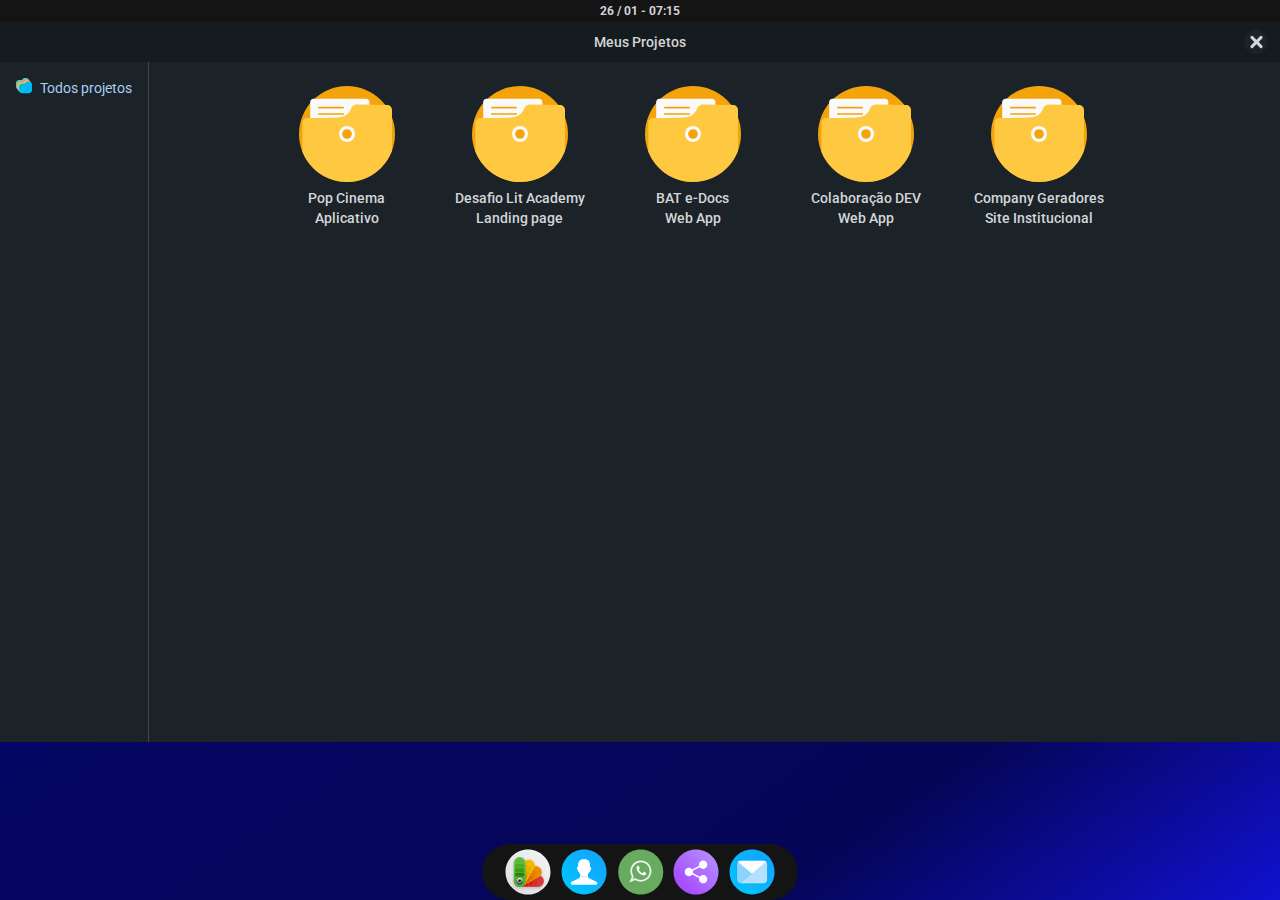
<file: src/pages/projects.html>
<!DOCTYPE html>
<html lang="pt-BR">
  <head>
    <meta charset="UTF-8" />
    <meta http-equiv="X-UA-Compatible" content="IE=edge" />
    <meta name="viewport" content="width=device-width, initial-scale=1.0" />
    <link rel="stylesheet" href="../style/style.css" />
    <script src="../scripts/index.js" defer></script>
    <link rel="preconnect" href="https://fonts.googleapis.com" />
    <link rel="preconnect" href="https://fonts.gstatic.com" crossorigin />
    <link
      href="https://fonts.googleapis.com/css2?family=Roboto:ital,wght@0,300;0,400;0,500;0,700;1,300&display=swap"
      rel="stylesheet"
    />
    <meta
      name="description"
      content="Designer especialista em criar interfaces para web e aplicativo, Design system, Product Designer, UX/UI Designer, UI Interface, Designer de intereração"
    />
    <title>Projetos - Dener Garcia UX UI Designer</title>
    <link
      rel="icon"
      type="image/x-icon"
      href="../assets/photos/eu-avatar.ico"
    />
  </head>

  <body class="w-screen bg-gradient-primary cr-image">
    <div class="w-screen d-flex jc-center bg-black-900">
      <span id="clock" class="fs-12b pd-4px fc-black-150"></span>
    </div>

    <section class="aplication">
      <div
        class="aplication-tittle ps-fixed w-screen d-flex jc-around ai-center bg-secundary"
      >
        <h1 class="fs-14m pd-12px fc-black-150">Meus Projetos</h1>
        <a class="ps-absolute rg mg-rg-12px" href="../../index.html"
          ><button
            class="w-24px h-24px br-50 bg-primary hover-default ts-03"
          ></button
        ></a>
      </div>
      <div
        class="aplication-container w-100 h-screen-80 d-flex gp-96px bg-primary of-hidden"
      >
        <aside class="mg-tp-40px mbl-d-none">
          <ul>
            <li
              class="d-flex ai-center gp-8px pd-16px br-4px fs-14 bg-accent-menu ts-02 cr-default"
            >
              <span
                ><svg
                  width="16"
                  height="16"
                  viewBox="0 0 16 16"
                  fill="none"
                  xmlns="http://www.w3.org/2000/svg"
                >
                  <path
                    d="M0 5.03721C0 3.36507 1.36727 2.01809 3.03909 1.98532C3.88944 1.96865 4.78411 1.93779 5.52941 1.88235C6.1292 1.82067 6.63318 1.54649 6.94118 1.05883C7.2292 0.602794 7.1911 0.213863 7.7574 0.0504237C7.91565 0.00474914 8.08276 0.00188106 8.24743 0.0056241L10.2446 0.0510209C11.8745 0.0880679 13.1765 1.41995 13.1765 3.05025V8.64708C13.1765 10.3039 11.8333 11.6471 10.1765 11.6471H3C1.34314 11.6471 0 10.3039 0 8.64708V5.03721Z"
                    fill="#33E3AB"
                  />
                  <path
                    d="M0.940918 6.21369C0.940918 4.54155 2.30819 3.19458 3.98001 3.1618C4.83036 3.14513 5.72503 3.11427 6.47033 3.05884C7.07012 2.99715 7.5741 2.72298 7.88209 2.23532C8.17012 1.77928 8.13202 1.39035 8.69831 1.22691C8.85657 1.18123 9.02367 1.17836 9.18835 1.18211L11.1856 1.2275C12.8154 1.26455 14.1174 2.59644 14.1174 4.22673V9.82356C14.1174 11.4804 12.7742 12.8236 11.1174 12.8236H3.94091C2.28406 12.8236 0.940918 11.4804 0.940918 9.82356V6.21369Z"
                    fill="#FF8393"
                  />
                  <path
                    d="M1.88232 7.39014C1.88232 5.718 3.24959 4.37103 4.92141 4.33825C5.77177 4.32159 6.66644 4.29072 7.41174 4.23529C8.01152 4.1736 8.5155 3.89943 8.8235 3.41177C9.11153 2.95573 9.07342 2.5668 9.63972 2.40336C9.79798 2.35768 9.96508 2.35482 10.1298 2.35856L12.127 2.40396C13.7568 2.441 15.0588 3.77289 15.0588 5.40318V11C15.0588 12.6569 13.7156 14 12.0588 14H4.88232C3.22547 14 1.88232 12.6569 1.88232 11V7.39014Z"
                    fill="#FFC841"
                  />
                  <path
                    d="M2.82373 8.56663C2.82373 6.89449 4.191 5.54751 5.86282 5.51474C6.71317 5.49807 7.60784 5.46721 8.35314 5.41177C8.95293 5.35009 9.45691 5.07591 9.76491 4.58825C10.0529 4.13221 10.0148 3.74328 10.5811 3.57984C10.7394 3.53417 10.9065 3.5313 11.0712 3.53504L13.0684 3.58044C14.6982 3.61749 16.0002 4.94937 16.0002 6.57967V12.1765C16.0002 13.8333 14.6571 15.1765 13.0002 15.1765H5.82373C4.16687 15.1765 2.82373 13.8333 2.82373 12.1765V8.56663Z"
                    fill="#00B9F5"
                  /></svg></span
              >Todos projetos
            </li>
            <li
              class="d-none ai-center gp-8px pd-8px br-4px fs-14 bg-accent-menu ts-02 cr-default"
            >
              <span
                ><svg
                  width="16"
                  height="15"
                  viewBox="0 0 16 15"
                  fill="none"
                  xmlns="http://www.w3.org/2000/svg"
                >
                  <path
                    d="M0 5.46532C0 3.79318 1.36665 2.444 3.03864 2.42148C4.25076 2.40514 5.61607 2.3674 6.71429 2.28571C7.4426 2.21081 8.05458 1.87788 8.42857 1.28573C8.78682 0.718506 8.72957 0.236783 9.47115 0.0472466C9.63074 0.00645906 9.79704 0.00188106 9.96172 0.0056241L13.0682 0.076234C14.698 0.113281 16 1.44517 16 3.07546V11.1429C16 12.7997 14.6569 14.1429 13 14.1429H3C1.34315 14.1429 0 12.7997 0 11.1429V5.46532Z"
                    fill="#FFC841"
                  /></svg></span
              >Projetos reais
            </li>
            <li
              class="d-none ai-center gp-8px pd-8px br-4px fs-14 bg-accent-menu ts-02 cr-default"
            >
              <span
                ><svg
                  width="16"
                  height="15"
                  viewBox="0 0 16 15"
                  fill="none"
                  xmlns="http://www.w3.org/2000/svg"
                >
                  <path
                    d="M0 5.46532C0 3.79318 1.36665 2.444 3.03864 2.42148C4.25076 2.40514 5.61607 2.3674 6.71429 2.28571C7.4426 2.21081 8.05458 1.87788 8.42857 1.28573C8.78682 0.718506 8.72957 0.236783 9.47115 0.0472466C9.63074 0.00645906 9.79704 0.00188106 9.96172 0.0056241L13.0682 0.076234C14.698 0.113281 16 1.44517 16 3.07546V11.1429C16 12.7997 14.6569 14.1429 13 14.1429H3C1.34315 14.1429 0 12.7997 0 11.1429V5.46532Z"
                    fill="#33E3AB"
                  /></svg></span
              >Projetos de cursos
            </li>
            <li
              class="d-none ai-center gp-8px pd-8px br-4px fs-14 bg-accent-menu ts-02 cr-default"
            >
              <span
                ><svg
                  width="16"
                  height="15"
                  viewBox="0 0 16 15"
                  fill="none"
                  xmlns="http://www.w3.org/2000/svg"
                >
                  <path
                    d="M0 5.46532C0 3.79318 1.36665 2.444 3.03864 2.42148C4.25076 2.40514 5.61607 2.3674 6.71429 2.28571C7.4426 2.21081 8.05458 1.87788 8.42857 1.28573C8.78682 0.718506 8.72957 0.236783 9.47115 0.0472466C9.63074 0.00645906 9.79704 0.00188106 9.96172 0.0056241L13.0682 0.076234C14.698 0.113281 16 1.44517 16 3.07546V11.1429C16 12.7997 14.6569 14.1429 13 14.1429H3C1.34315 14.1429 0 12.7997 0 11.1429V5.46532Z"
                    fill="#FF8393"
                  /></svg></span
              >Projetos autorais
            </li>
          </ul>
        </aside>
        <div
          class="folders-container w-70 d-grid grd-tpt-col-auto mg-tp-40px pd-24px gp-18px of-scroll bar-hidden-scroll-chrome-safari bar-hidden-scroll-fox mbl-w-100"
        >
        <div class="folder-real-case d-flex fd-col ai-center gp-4px">
          <?xml version="1.0" encoding="UTF-8" standalone="no"?>
          <svg
            id="show-work-5"
            class="folder real-case ts-02 cr-pointer"
            width="96"
            height="96"
            viewBox="0 0 60 60"
            fill="none"
            xmlns="http://www.w3.org/2000/svg"
          >
            <circle cx="30" cy="30" r="30" fill="#F4A30B" />
            <g id="page" class="ts-02">
              <path
                fill-rule="evenodd"
                clip-rule="evenodd"
                d="M7 10C7 8.89542 7.89551 8 9 8H42C43.1045 8 44 8.89542 44 10V27C44 28.1046 43.1045 29 42 29H9C7.89551 29 7 28.1046 7 27V10ZM12 17H28V18H12V17ZM28 13H12V14H28V13Z"
                fill="#FAFAFA"
              />
            </g>
            <path
              fill-rule="evenodd"
              clip-rule="evenodd"
              d="M2.11914 41.0967V23.0393C2.11914 21.3672 3.484 20.0158 5.15613 20.0212C9.8725 20.0366 19.0932 19.9945 25.6191 19.5091C28.1682 19.2469 30.3102 18.0817 31.6191 16.0091C31.9823 15.4341 32.2235 14.8841 32.446 14.3769C33.0467 13.007 33.5109 11.9485 35.8728 11.5475C36.0352 11.52 36.2019 11.511 36.3666 11.5147L55.1873 11.9425C56.8172 11.9796 58.1191 13.3115 58.1191 14.9417V40.4787C53.8687 51.8799 42.8826 60 30 60C17.3514 60 6.53109 52.1722 2.11914 41.0967Z"
              fill=""
            />
            <circle cx="30" cy="30" r="5" fill="#FAFAFA" />
            <circle cx="30" cy="30" r="3" fill="#F4A30B" />
          </svg>
          <span class="mg-tp-4px fs-14m fc-black-150">Pop Cinema</span>
          <span class="fs-14m fc-black-150">Aplicativo</span>
        </div>
        <div class="folder-real-case d-flex fd-col ai-center gp-4px">
          <?xml version="1.0" encoding="UTF-8" standalone="no"?>
          <svg
            id="show-work-4"
            class="folder real-case ts-02 cr-pointer"
            width="96"
            height="96"
            viewBox="0 0 60 60"
            fill="none"
            xmlns="http://www.w3.org/2000/svg"
          >
            <circle cx="30" cy="30" r="30" fill="#F4A30B" />
            <g id="page" class="ts-02">
              <path
                fill-rule="evenodd"
                clip-rule="evenodd"
                d="M7 10C7 8.89542 7.89551 8 9 8H42C43.1045 8 44 8.89542 44 10V27C44 28.1046 43.1045 29 42 29H9C7.89551 29 7 28.1046 7 27V10ZM12 17H28V18H12V17ZM28 13H12V14H28V13Z"
                fill="#FAFAFA"
              />
            </g>
            <path
              fill-rule="evenodd"
              clip-rule="evenodd"
              d="M2.11914 41.0967V23.0393C2.11914 21.3672 3.484 20.0158 5.15613 20.0212C9.8725 20.0366 19.0932 19.9945 25.6191 19.5091C28.1682 19.2469 30.3102 18.0817 31.6191 16.0091C31.9823 15.4341 32.2235 14.8841 32.446 14.3769C33.0467 13.007 33.5109 11.9485 35.8728 11.5475C36.0352 11.52 36.2019 11.511 36.3666 11.5147L55.1873 11.9425C56.8172 11.9796 58.1191 13.3115 58.1191 14.9417V40.4787C53.8687 51.8799 42.8826 60 30 60C17.3514 60 6.53109 52.1722 2.11914 41.0967Z"
              fill=""
            />
            <circle cx="30" cy="30" r="5" fill="#FAFAFA" />
            <circle cx="30" cy="30" r="3" fill="#F4A30B" />
          </svg>
          <span class="mg-tp-4px fs-14m fc-black-150">Desafio Lit Academy</span>
          <span class="fs-14m fc-black-150">Landing page</span>
        </div>
          <div class="folder-real-case d-flex fd-col ai-center gp-4px">
            <?xml version="1.0" encoding="UTF-8" standalone="no"?>
            <svg
              id="show-work-2"
              class="folder real-case ts-02 cr-pointer"
              width="96"
              height="96"
              viewBox="0 0 60 60"
              fill="none"
              xmlns="http://www.w3.org/2000/svg"
            >
              <circle cx="30" cy="30" r="30" fill="#F4A30B" />
              <g id="page" class="ts-02">
                <path
                  fill-rule="evenodd"
                  clip-rule="evenodd"
                  d="M7 10C7 8.89542 7.89551 8 9 8H42C43.1045 8 44 8.89542 44 10V27C44 28.1046 43.1045 29 42 29H9C7.89551 29 7 28.1046 7 27V10ZM12 17H28V18H12V17ZM28 13H12V14H28V13Z"
                  fill="#FAFAFA"
                />
              </g>
              <path
                fill-rule="evenodd"
                clip-rule="evenodd"
                d="M2.11914 41.0967V23.0393C2.11914 21.3672 3.484 20.0158 5.15613 20.0212C9.8725 20.0366 19.0932 19.9945 25.6191 19.5091C28.1682 19.2469 30.3102 18.0817 31.6191 16.0091C31.9823 15.4341 32.2235 14.8841 32.446 14.3769C33.0467 13.007 33.5109 11.9485 35.8728 11.5475C36.0352 11.52 36.2019 11.511 36.3666 11.5147L55.1873 11.9425C56.8172 11.9796 58.1191 13.3115 58.1191 14.9417V40.4787C53.8687 51.8799 42.8826 60 30 60C17.3514 60 6.53109 52.1722 2.11914 41.0967Z"
                fill=""
              />
              <circle cx="30" cy="30" r="5" fill="#FAFAFA" />
              <circle cx="30" cy="30" r="3" fill="#F4A30B" />
            </svg>
            <span class="mg-tp-4px fs-14m fc-black-150">BAT e-Docs</span>
            <span class="fs-14m fc-black-150">Web App</span>
          </div>
          <div class="folder-real-case d-flex fd-col ai-center gp-4px">
            <?xml version="1.0" encoding="UTF-8" standalone="no"?>
            <svg
              id="show-work-3"
              class="folder real-case ts-02 cr-pointer"
              width="96"
              height="96"
              viewBox="0 0 60 60"
              fill="none"
              xmlns="http://www.w3.org/2000/svg"
            >
              <circle cx="30" cy="30" r="30" fill="#F4A30B" />
              <g id="page" class="ts-02">
                <path
                  fill-rule="evenodd"
                  clip-rule="evenodd"
                  d="M7 10C7 8.89542 7.89551 8 9 8H42C43.1045 8 44 8.89542 44 10V27C44 28.1046 43.1045 29 42 29H9C7.89551 29 7 28.1046 7 27V10ZM12 17H28V18H12V17ZM28 13H12V14H28V13Z"
                  fill="#FAFAFA"
                />
              </g>
              <path
                fill-rule="evenodd"
                clip-rule="evenodd"
                d="M2.11914 41.0967V23.0393C2.11914 21.3672 3.484 20.0158 5.15613 20.0212C9.8725 20.0366 19.0932 19.9945 25.6191 19.5091C28.1682 19.2469 30.3102 18.0817 31.6191 16.0091C31.9823 15.4341 32.2235 14.8841 32.446 14.3769C33.0467 13.007 33.5109 11.9485 35.8728 11.5475C36.0352 11.52 36.2019 11.511 36.3666 11.5147L55.1873 11.9425C56.8172 11.9796 58.1191 13.3115 58.1191 14.9417V40.4787C53.8687 51.8799 42.8826 60 30 60C17.3514 60 6.53109 52.1722 2.11914 41.0967Z"
                fill=""
              />
              <circle cx="30" cy="30" r="5" fill="#FAFAFA" />
              <circle cx="30" cy="30" r="3" fill="#F4A30B" />
            </svg>
            <span class="mg-tp-4px fs-14m fc-black-150">Colaboração DEV</span>
            <span class="fs-14m fc-black-150">Web App</span>
          </div>
          <div class="folder-real-case d-flex fd-col ai-center gp-4px">
            <?xml version="1.0" encoding="UTF-8" standalone="no"?>
            <svg
              id="show-work-1"
              class="folder real-case ts-02 cr-pointer"
              width="96"
              height="96"
              viewBox="0 0 60 60"
              fill="none"
              xmlns="http://www.w3.org/2000/svg"
            >
              <circle cx="30" cy="30" r="30" fill="#F4A30B" />
              <g id="page" class="ts-02">
                <path
                  fill-rule="evenodd"
                  clip-rule="evenodd"
                  d="M7 10C7 8.89542 7.89551 8 9 8H42C43.1045 8 44 8.89542 44 10V27C44 28.1046 43.1045 29 42 29H9C7.89551 29 7 28.1046 7 27V10ZM12 17H28V18H12V17ZM28 13H12V14H28V13Z"
                  fill="#FAFAFA"
                />
              </g>
              <path
                fill-rule="evenodd"
                clip-rule="evenodd"
                d="M2.11914 41.0967V23.0393C2.11914 21.3672 3.484 20.0158 5.15613 20.0212C9.8725 20.0366 19.0932 19.9945 25.6191 19.5091C28.1682 19.2469 30.3102 18.0817 31.6191 16.0091C31.9823 15.4341 32.2235 14.8841 32.446 14.3769C33.0467 13.007 33.5109 11.9485 35.8728 11.5475C36.0352 11.52 36.2019 11.511 36.3666 11.5147L55.1873 11.9425C56.8172 11.9796 58.1191 13.3115 58.1191 14.9417V40.4787C53.8687 51.8799 42.8826 60 30 60C17.3514 60 6.53109 52.1722 2.11914 41.0967Z"
                fill=""
              />
              <circle cx="30" cy="30" r="5" fill="#FAFAFA" />
              <circle cx="30" cy="30" r="3" fill="#F4A30B" />
            </svg>
            <span class="mg-tp-4px fs-14m fc-black-150">Company Geradores</span>
            <span class="fs-14m fc-black-150">Site Institucional</span>
          </div>
        </div>
      </div>
    </section>

    <div class="app-bar w-screen ps-fixed d-flex jc-center bt">
      <ul
        class="lf-25 d-flex ai-center pd-lf-18px pd-rg-18px br-32px bg-black-900 mbl-bg-none">
        <li class="btn-all-apps d-flex">
          <a href="#" class="d-none">
            <span
              class="ps-absolute tp-n50 mg-lf-n18px br-8px pd-4px fc-black-150 fs-14m bg-secundary ts-03 cr-default"
              >Mostrar apps</span
            >
            <svg
              class="cr-pointer pd-4px br-50 hover-default ts-03"
              width="56"
              height="56"
              viewBox="0 0 64 64"
              fill="none"
              xmlns="http://www.w3.org/2000/svg">
              <g id="icon-apps" clip-path="url(#clip0_82_2)">
                <g id="circle943" opacity="0.25" filter="url(#filter0_f_82_2)">
                  <path
                    d="M31.9999 62.0013C48.5691 62.0013 62.0012 48.5693 62.0012 32C62.0012 15.4307 48.5691 1.99866 31.9999 1.99866C15.4306 1.99866 1.99854 15.4307 1.99854 32C1.99854 48.5693 15.4306 62.0013 31.9999 62.0013Z"
                    fill="black" />
                </g>
                <path
                  id="path1187"
                  d="M32 62C48.5685 62 62 48.5685 62 32C62 15.4315 48.5685 2 32 2C15.4315 2 2 15.4315 2 32C2 48.5685 15.4315 62 32 62Z"
                  fill="url(#paint0_linear_82_2)" />
                <g id="g52" opacity="0.25" filter="url(#filter1_f_82_2)">
                  <path
                    id="path40"
                    d="M21.5448 19.84H28.3749C29.3144 19.84 30.0798 20.6055 30.0798 21.545V28.3751C30.0798 29.3146 29.3144 30.08 28.3749 30.08H21.5448C20.6053 30.08 19.8398 29.3146 19.8398 28.3751V21.545C19.8398 20.6055 20.6053 19.84 21.5448 19.84Z"
                    fill="black" />
                  <path
                    id="path42"
                    d="M36.9047 35.2H43.7347C44.6794 35.2 45.4397 35.9655 45.4397 36.905V43.7351C45.4397 44.6797 44.6794 45.44 43.7347 45.44H36.9047C35.9651 45.44 35.1997 44.6797 35.1997 43.7351V36.905C35.1997 35.9655 35.9651 35.2 36.9047 35.2Z"
                    fill="black" />
                  <path
                    id="path44"
                    d="M19.8398 32.64C18.4203 32.64 17.2798 33.7805 17.2798 35.2V45.44C17.2798 46.8595 18.4203 48 19.8398 48H30.0798C31.4993 48 32.6398 46.8595 32.6398 45.44V35.2C32.6398 33.7805 31.4993 32.64 30.0798 32.64M19.8398 33.92H30.0798C30.7902 33.92 31.3598 34.4896 31.3598 35.2V45.44C31.3598 46.1504 30.7902 46.72 30.0798 46.72H19.8398C19.1294 46.72 18.5598 46.1504 18.5598 45.44V35.2C18.5598 34.4896 19.1294 33.92 19.8398 33.92Z"
                    fill="black" />
                  <path
                    id="path46"
                    d="M21.1198 35.2H28.7998C29.5051 35.2 30.0798 35.7747 30.0798 36.48V44.16C30.0798 44.8653 29.5051 45.44 28.7998 45.44H21.1198C20.4146 45.44 19.8398 44.8653 19.8398 44.16V36.48C19.8398 35.7747 20.4146 35.2 21.1198 35.2Z"
                    fill="black" />
                  <path
                    id="path48"
                    d="M35.1996 17.28C33.7801 17.28 32.6396 18.4205 32.6396 19.84V30.08C32.6396 31.4996 33.7801 32.64 35.1996 32.64H45.4396C46.8592 32.64 47.9996 31.4996 47.9996 30.08V19.84C47.9996 18.4205 46.8592 17.28 45.4396 17.28M35.1996 18.56H45.4396C46.15 18.56 46.7196 19.1296 46.7196 19.84V30.08C46.7196 30.7904 46.15 31.36 45.4396 31.36H35.1996C34.4892 31.36 33.9196 30.7904 33.9196 30.08V19.84C33.9196 19.1296 34.4892 18.56 35.1996 18.56Z"
                    fill="black" />
                  <path
                    id="path50"
                    d="M36.4797 19.84H44.1597C44.865 19.84 45.4397 20.4147 45.4397 21.12V28.8C45.4397 29.5053 44.865 30.08 44.1597 30.08H36.4797C35.7744 30.08 35.1997 29.5053 35.1997 28.8V21.12C35.1997 20.4147 35.7744 19.84 36.4797 19.84Z"
                    fill="black" />
                </g>
                <g id="g62">
                  <path
                    id="path54"
                    d="M20.265 18.56H27.0951C28.0346 18.56 28.8001 19.3254 28.8001 20.265V27.095C28.8001 28.0346 28.0346 28.8 27.0951 28.8H20.265C19.3255 28.8 18.5601 28.0346 18.5601 27.095V20.265C18.5601 19.3254 19.3255 18.56 20.265 18.56Z"
                    fill="url(#paint1_linear_82_2)" />
                  <path
                    id="path56"
                    d="M35.6249 33.92H42.455C43.3996 33.92 44.1599 34.6854 44.1599 35.6249V42.455C44.1599 43.3997 43.3996 44.16 42.455 44.16H35.6249C34.6854 44.16 33.9199 43.3997 33.9199 42.455V35.6249C33.9199 34.6854 34.6854 33.92 35.6249 33.92Z"
                    fill="url(#paint2_linear_82_2)" />
                  <path
                    id="path58"
                    d="M18.561 31.359C17.1415 31.359 16.0005 32.5 16.0005 33.9195V44.1595C16.0005 45.579 17.1415 46.72 18.561 46.72H28.801C30.2205 46.72 31.3596 45.579 31.3596 44.1595V33.9195C31.3596 32.5 30.2205 31.359 28.801 31.359H18.561ZM18.561 32.6402H28.801C29.5114 32.6402 30.0803 33.2091 30.0803 33.9195V44.1595C30.0803 44.8699 29.5114 45.4388 28.801 45.4388H18.561C17.8506 45.4388 17.2798 44.8699 17.2798 44.1595V33.9195C17.2798 33.2091 17.8506 32.6402 18.561 32.6402ZM19.8403 33.9195C19.135 33.9195 18.561 34.4935 18.561 35.1988V42.8804C18.561 43.5857 19.135 44.1597 19.8403 44.1597H27.52C28.2253 44.1597 28.8012 43.5857 28.8012 42.8804V35.1988C28.8012 34.4935 28.2252 33.9195 27.52 33.9195H19.8403Z"
                    fill="url(#paint3_linear_82_2)" />
                  <path
                    id="path60"
                    d="M33.9199 16C32.5004 16 31.3594 17.141 31.3594 18.5605V28.8005C31.3594 30.22 32.5004 31.3591 33.9199 31.3591H44.1599C45.5794 31.3591 46.7204 30.22 46.7204 28.8005V18.5605C46.7204 17.141 45.5794 16 44.1599 16H33.9199ZM33.9199 17.2793H44.1599C44.8703 17.2793 45.4392 17.8501 45.4392 18.5605V28.8005C45.4392 29.5109 44.8703 30.0798 44.1599 30.0798H33.9199C33.2095 30.0798 32.6406 29.5109 32.6406 28.8005V18.5605C32.6406 17.8501 33.2095 17.2793 33.9199 17.2793ZM35.1992 18.5605C34.4939 18.5605 33.9199 19.1345 33.9199 19.8398V27.5195C33.9199 28.2248 34.4939 28.8007 35.1992 28.8007H42.8808C43.5861 28.8007 44.1601 28.2247 44.1601 27.5195V19.8398C44.1601 19.1345 43.5861 18.5605 42.8808 18.5605H35.1992Z"
                    fill="url(#paint4_linear_82_2)" />
                </g>
              </g>
              <defs>
                <filter
                  id="filter0_f_82_2"
                  x="0.798488"
                  y="0.79861"
                  width="62.4025"
                  height="62.4028"
                  filterUnits="userSpaceOnUse"
                  color-interpolation-filters="sRGB">
                  <feFlood flood-opacity="0" result="BackgroundImageFix" />
                  <feBlend
                    mode="normal"
                    in="SourceGraphic"
                    in2="BackgroundImageFix"
                    result="shape" />
                  <feGaussianBlur
                    stdDeviation="0.600024"
                    result="effect1_foregroundBlur_82_2" />
                </filter>
                <filter
                  id="filter1_f_82_2"
                  x="15.7438"
                  y="15.744"
                  width="33.7917"
                  height="33.792"
                  filterUnits="userSpaceOnUse"
                  color-interpolation-filters="sRGB">
                  <feFlood flood-opacity="0" result="BackgroundImageFix" />
                  <feBlend
                    mode="normal"
                    in="SourceGraphic"
                    in2="BackgroundImageFix"
                    result="shape" />
                  <feGaussianBlur
                    stdDeviation="0.768"
                    result="effect1_foregroundBlur_82_2" />
                </filter>
                <linearGradient
                  id="paint0_linear_82_2"
                  x1="2.63697"
                  y1="61.8465"
                  x2="61.6421"
                  y2="2.66183"
                  gradientUnits="userSpaceOnUse">
                  <stop stop-color="#2F333F" />
                  <stop offset="1" stop-color="#505664" />
                </linearGradient>
                <linearGradient
                  id="paint1_linear_82_2"
                  x1="22.9671"
                  y1="29.4426"
                  x2="23.3089"
                  y2="17.9174"
                  gradientUnits="userSpaceOnUse">
                  <stop stop-color="#136DE2" />
                  <stop offset="1" stop-color="#26BBCF" />
                </linearGradient>
                <linearGradient
                  id="paint2_linear_82_2"
                  x1="38.9362"
                  y1="45.1417"
                  x2="39.0079"
                  y2="33.0739"
                  gradientUnits="userSpaceOnUse">
                  <stop stop-color="#136DE2" />
                  <stop offset="1" stop-color="#26BBCF" />
                </linearGradient>
                <linearGradient
                  id="paint3_linear_82_2"
                  x1="16"
                  y1="39.04"
                  x2="31.359"
                  y2="39.04"
                  gradientUnits="userSpaceOnUse">
                  <stop stop-color="#FFB636" />
                  <stop offset="1" stop-color="#EEED51" />
                </linearGradient>
                <linearGradient
                  id="paint4_linear_82_2"
                  x1="38.8379"
                  y1="31.829"
                  x2="38.8749"
                  y2="15.598"
                  gradientUnits="userSpaceOnUse">
                  <stop stop-color="#FFB636" />
                  <stop offset="1" stop-color="#EEED51" />
                </linearGradient>
                <clipPath id="clip0_82_2">
                  <rect width="64" height="64" fill="white" />
                </clipPath>
              </defs></svg
          ></a>
        </li>
        <li class="btn-my-projects">
          <a href="../pages/projects.html" class="d-flex">
            <span
              class="ps-absolute tp-n50 mg-lf-n18px br-8px pd-4px fc-black-150 fs-14m bg-secundary ts-03 cr-default"
              >Meus projetos</span
            >
            <svg
              class="cr-pointer pd-4px br-50 hover-default ts-03"
              width="56"
              height="56"
              viewBox="0 0 64 64"
              fill="none"
              xmlns="http://www.w3.org/2000/svg">
              <g id="icon-projects" clip-path="url(#clip0_82_17)">
                <g
                  id="circle1078"
                  opacity="0.25"
                  filter="url(#filter0_f_82_17)">
                  <path
                    d="M31.9999 62.0013C48.5692 62.0013 62.0012 48.5693 62.0012 32C62.0012 15.4307 48.5692 1.99866 31.9999 1.99866C15.4306 1.99866 1.99854 15.4307 1.99854 32C1.99854 48.5693 15.4306 62.0013 31.9999 62.0013Z"
                    fill="black" />
                </g>
                <path
                  id="path1080"
                  d="M62.0006 32.0004C62.0006 35.5968 61.3676 39.0452 60.2066 42.2404C59.3996 44.4616 58.338 46.5616 57.0547 48.504C56.5172 49.3207 55.9392 50.1094 55.3257 50.8673C53.3616 53.293 51.0275 55.4055 48.4071 57.1199C47.4422 57.7518 46.4393 58.3298 45.401 58.8476C41.3689 60.8655 36.8171 62.0006 32 62.0006C27.1829 62.0006 22.6311 60.8655 18.599 58.8475C17.5606 58.3295 16.5565 57.7515 15.5916 57.1198C12.9381 55.3822 10.5761 53.2366 8.59591 50.7708C7.98123 50.0067 7.40441 49.2108 6.86691 48.3867C5.61791 46.4765 4.58321 44.4155 3.79221 42.2373C2.63141 39.0424 1.99951 35.5954 1.99951 32.0003C1.99951 15.4313 15.4315 1.99933 32.0005 1.99933C40.3175 1.99933 47.8435 5.38393 53.2775 10.85C54.8436 12.4247 56.2359 14.1734 57.4211 16.064C58.5416 17.8445 59.4783 19.7522 60.2068 21.7591C61.3678 24.9551 62.0006 28.4046 62.0006 32.0004Z"
                  fill="url(#paint0_linear_82_17)" />
                <g id="path96" opacity="0.15" filter="url(#filter1_f_82_17)">
                  <path
                    d="M21.0262 14.4525C16.5942 14.4525 13.0263 18.0205 13.0263 22.4524V46.4525C13.0263 48.5647 13.8428 50.4747 15.1708 51.9015C15.1943 51.9275 15.2172 51.954 15.2411 51.9796C15.3589 52.1029 15.483 52.2196 15.6083 52.3351C15.6994 52.4208 15.7899 52.5071 15.8857 52.589C15.9297 52.626 15.9756 52.6605 16.0205 52.6964C16.3557 52.9709 16.7106 53.2283 17.0986 53.4523C18.6941 54.3735 20.467 54.6773 22.1553 54.4523H45.2589C49.6908 54.4523 53.2588 50.8843 53.2588 46.4524C53.2588 43.2716 51.4153 40.5445 48.7391 39.253C50.679 36.7618 51.0274 33.2582 49.3466 30.3468C47.618 27.3527 44.2736 25.9084 41.0632 26.4659C41.3409 23.4556 39.8971 20.4276 37.0984 18.8114C34.2579 17.1715 30.8518 17.4635 28.3739 19.2802C27.1501 16.4358 24.3292 14.4525 21.0262 14.4525Z"
                    fill="black" />
                </g>
                <g id="g208">
                  <path
                    id="path98"
                    d="M53.2318 43.9984C53.2318 48.4303 49.6639 51.9983 45.2319 51.9983H21.2318C16.7999 51.9983 13.2319 48.4303 13.2319 43.9984C13.2319 39.5665 16.8 35.9985 21.2318 35.9985H45.2319C49.6639 35.9985 53.2318 39.5665 53.2318 43.9984Z"
                    fill="url(#paint1_linear_82_17)"
                    stroke="#7F7F7F"
                    stroke-opacity="0.2"
                    stroke-width="0.200001"
                    stroke-linecap="round"
                    stroke-linejoin="round" />
                  <g id="g118">
                    <g id="g114">
                      <path
                        id="rect100"
                        d="M32 48.9996V38.9998C32 38.4475 31.5523 37.9998 31 37.9998H28C27.4477 37.9998 27 38.4475 27 38.9998V48.9996C27 49.5519 27.4477 49.9996 28 49.9996H31C31.5523 49.9996 32 49.5519 32 48.9996Z"
                        stroke="#FDFDFD"
                        stroke-opacity="0.15"
                        stroke-width="0.200001"
                        stroke-linecap="round"
                        stroke-linejoin="round" />
                      <path
                        id="rect102"
                        d="M37.9995 48.9996V38.9998C37.9995 38.4475 37.5518 37.9998 36.9995 37.9998H33.9995C33.4472 37.9998 32.9995 38.4475 32.9995 38.9998V48.9996C32.9995 49.5519 33.4472 49.9996 33.9995 49.9996H36.9995C37.5518 49.9996 37.9995 49.5519 37.9995 48.9996Z"
                        stroke="#FDFDFD"
                        stroke-opacity="0.15"
                        stroke-width="0.200001"
                        stroke-linecap="round"
                        stroke-linejoin="round" />
                      <path
                        id="rect104"
                        d="M32.2319 48.9996V38.9998C32.2319 38.4475 31.7842 37.9998 31.2319 37.9998H28.2319C27.6796 37.9998 27.2319 38.4475 27.2319 38.9998V48.9996C27.2319 49.5519 27.6796 49.9996 28.2319 49.9996H31.2319C31.7842 49.9996 32.2319 49.5519 32.2319 48.9996Z"
                        fill="#BB1112"
                        stroke="black"
                        stroke-opacity="0.15"
                        stroke-width="0.200001"
                        stroke-linecap="round"
                        stroke-linejoin="round" />
                      <path
                        id="rect106"
                        d="M43.9995 48.9996V38.9998C43.9995 38.4475 43.5518 37.9998 42.9995 37.9998H39.9995C39.4472 37.9998 38.9995 38.4475 38.9995 38.9998V48.9996C38.9995 49.5519 39.4472 49.9996 39.9995 49.9996H42.9995C43.5518 49.9996 43.9995 49.5519 43.9995 48.9996Z"
                        stroke="#FDFDFD"
                        stroke-opacity="0.15"
                        stroke-width="0.200001"
                        stroke-linecap="round"
                        stroke-linejoin="round" />
                      <path
                        id="rect108"
                        d="M38.2319 48.9996V38.9998C38.2319 38.4475 37.7842 37.9998 37.2319 37.9998H34.2319C33.6796 37.9998 33.2319 38.4475 33.2319 38.9998V48.9996C33.2319 49.5519 33.6796 49.9996 34.2319 49.9996H37.2319C37.7842 49.9996 38.2319 49.5519 38.2319 48.9996Z"
                        fill="#C72020"
                        stroke="black"
                        stroke-opacity="0.15"
                        stroke-width="0.200001"
                        stroke-linecap="round"
                        stroke-linejoin="round" />
                      <path
                        id="path110"
                        d="M50.9995 43.9999C50.9995 40.9291 48.7143 38.4163 45.7455 38.0508C45.3184 38.1647 44.9994 38.536 44.9994 39V49.0001C44.9994 49.464 45.3184 49.8354 45.7455 49.9493C48.7142 49.5835 50.9995 47.0705 50.9995 43.9999Z"
                        stroke="#FDFDFD"
                        stroke-opacity="0.15"
                        stroke-width="0.200001"
                        stroke-linecap="round"
                        stroke-linejoin="round" />
                      <path
                        id="rect112"
                        d="M44.2319 48.9996V38.9998C44.2319 38.4475 43.7842 37.9998 43.2319 37.9998H40.2319C39.6796 37.9998 39.2319 38.4475 39.2319 38.9998V48.9996C39.2319 49.5519 39.6796 49.9996 40.2319 49.9996H43.2319C43.7842 49.9996 44.2319 49.5519 44.2319 48.9996Z"
                        fill="#D22B2B"
                        stroke="black"
                        stroke-opacity="0.15"
                        stroke-width="0.200001"
                        stroke-linecap="round"
                        stroke-linejoin="round" />
                    </g>
                    <path
                      id="path116"
                      d="M51.2319 44C51.2319 40.9292 48.9467 38.4166 45.978 38.0508C45.5509 38.1647 45.2319 38.536 45.2319 39V49.0001C45.2319 49.4641 45.5509 49.8354 45.978 49.9493C48.9467 49.5835 51.2319 47.0708 51.2319 44Z"
                      fill="#DB3636"
                      stroke="black"
                      stroke-opacity="0.15"
                      stroke-width="0.200001"
                      stroke-linecap="round"
                      stroke-linejoin="round" />
                  </g>
                  <g id="g142">
                    <path
                      id="path120"
                      d="M49.3203 27.8937C51.5362 31.7319 50.2303 36.6058 46.3921 38.8218L25.6074 50.8218C21.7692 53.0378 16.8953 51.7318 14.6793 47.8937C12.4634 44.0555 13.7694 39.1815 17.6075 36.9656L38.3922 24.9655C42.2304 22.7495 47.1043 24.0555 49.3203 27.8937Z"
                      fill="url(#paint2_linear_82_17)"
                      stroke="#7F7F7F"
                      stroke-opacity="0.2"
                      stroke-width="0.200001"
                      stroke-linecap="round"
                      stroke-linejoin="round" />
                    <g id="g140">
                      <g id="g136">
                        <path
                          id="rect122"
                          d="M33.4325 42.8397L28.4326 34.1796C28.1565 33.7013 27.5449 33.5375 27.0666 33.8136L24.4685 35.3136C23.9902 35.5898 23.8263 36.2014 24.1025 36.6796L29.1024 45.3398C29.3785 45.8181 29.9901 45.9819 30.4684 45.7058L33.0665 44.2058C33.5448 43.9296 33.7087 43.318 33.4325 42.8397Z"
                          stroke="#FDFDFD"
                          stroke-opacity="0.15"
                          stroke-width="0.200001"
                          stroke-linecap="round"
                          stroke-linejoin="round" />
                        <path
                          id="rect124"
                          d="M38.6283 39.8399L33.6284 31.1798C33.3523 30.7015 32.7407 30.5376 32.2624 30.8138L29.6643 32.3138C29.186 32.5899 29.0221 33.2015 29.2983 33.6798L34.2982 42.3399C34.5743 42.8182 35.1859 42.9821 35.6642 42.706L38.2623 41.206C38.7406 40.9298 38.9045 40.3182 38.6283 39.8399Z"
                          stroke="#FDFDFD"
                          stroke-opacity="0.15"
                          stroke-width="0.200001"
                          stroke-linecap="round"
                          stroke-linejoin="round" />
                        <path
                          id="rect126"
                          d="M33.6332 42.7237L28.6333 34.0636C28.3572 33.5853 27.7456 33.4214 27.2673 33.6976L24.6692 35.1976C24.1909 35.4737 24.027 36.0853 24.3031 36.5636L29.3031 45.2237C29.5792 45.702 30.1908 45.8659 30.6691 45.5898L33.2672 44.0898C33.7455 43.8136 33.9094 43.202 33.6332 42.7237Z"
                          fill="#CE5801"
                          stroke="black"
                          stroke-opacity="0.15"
                          stroke-width="0.200001"
                          stroke-linecap="round"
                          stroke-linejoin="round" />
                        <path
                          id="rect128"
                          d="M43.8246 36.8399L38.8247 28.1798C38.5486 27.7015 37.937 27.5376 37.4587 27.8137L34.8606 29.3137C34.3823 29.5899 34.2184 30.2015 34.4946 30.6798L39.4945 39.3399C39.7706 39.8182 40.3822 39.9821 40.8605 39.7059L43.4586 38.2059C43.9369 37.9298 44.1008 37.3182 43.8246 36.8399Z"
                          stroke="#FDFDFD"
                          stroke-opacity="0.15"
                          stroke-width="0.200001"
                          stroke-linecap="round"
                          stroke-linejoin="round" />
                        <path
                          id="rect130"
                          d="M38.8295 39.7237L33.8296 31.0635C33.5534 30.5852 32.9419 30.4214 32.4636 30.6975L29.8655 32.1975C29.3872 32.4737 29.2233 33.0853 29.4994 33.5636L34.4994 42.2237C34.7755 42.702 35.3871 42.8659 35.8654 42.5897L38.4635 41.0897C38.9418 40.8136 39.1057 40.202 38.8295 39.7237Z"
                          fill="#DD6D01"
                          stroke="black"
                          stroke-opacity="0.15"
                          stroke-width="0.200001"
                          stroke-linecap="round"
                          stroke-linejoin="round" />
                        <path
                          id="path132"
                          d="M47.3867 29.01C45.8513 26.3507 42.6158 25.3171 39.862 26.485C39.5491 26.7972 39.4585 27.2782 39.6905 27.6801L44.6905 36.3404C44.9225 36.7422 45.3844 36.9043 45.8112 36.7894C48.1993 34.9882 48.922 31.6693 47.3867 29.01Z"
                          stroke="#FDFDFD"
                          stroke-opacity="0.15"
                          stroke-width="0.200001"
                          stroke-linecap="round"
                          stroke-linejoin="round" />
                        <path
                          id="rect134"
                          d="M44.0258 36.7236L39.0259 28.0635C38.7497 27.5852 38.1381 27.4213 37.6598 27.6975L35.0618 29.1975C34.5835 29.4736 34.4196 30.0852 34.6957 30.5635L39.6956 39.2236C39.9718 39.7019 40.5834 39.8658 41.0617 39.5896L43.6598 38.0896C44.1381 37.8135 44.3019 37.2019 44.0258 36.7236Z"
                          fill="#E57D00"
                          stroke="black"
                          stroke-opacity="0.15"
                          stroke-width="0.200001"
                          stroke-linecap="round"
                          stroke-linejoin="round" />
                      </g>
                      <path
                        id="path138"
                        d="M47.5879 28.894C46.0525 26.2345 42.8171 25.2012 40.0632 26.3687C39.7503 26.6809 39.6597 27.162 39.8917 27.5638L44.8917 36.2241C45.1237 36.626 45.5857 36.788 46.0125 36.6732C48.4006 34.872 49.1233 31.5534 47.5879 28.894Z"
                        fill="#ED8B01"
                        stroke="black"
                        stroke-opacity="0.15"
                        stroke-width="0.200001"
                        stroke-linecap="round"
                        stroke-linejoin="round" />
                    </g>
                  </g>
                  <g id="g166">
                    <path
                      id="path144"
                      d="M37.0727 16.3591C40.9108 18.5751 42.2168 23.4491 40.0008 27.2872L28.0008 48.0719C25.7848 51.9101 20.9109 53.216 17.0727 51.0001C13.2345 48.7841 11.9286 43.9101 14.1445 40.072L26.1446 19.2873C28.3606 15.4491 33.2345 14.1432 37.0727 16.3591Z"
                      fill="url(#paint3_linear_82_17)"
                      stroke="#7F7F7F"
                      stroke-opacity="0.2"
                      stroke-width="0.200001"
                      stroke-linecap="round"
                      stroke-linejoin="round" />
                    <g id="g164">
                      <g id="g160">
                        <path
                          id="rect146"
                          d="M30.7864 37.2468L22.1263 32.2468C21.648 31.9707 21.0364 32.1346 20.7602 32.6129L19.2602 35.211C18.9841 35.6892 19.148 36.3008 19.6263 36.577L28.2864 41.5769C28.7647 41.8531 29.3763 41.6892 29.6524 41.2109L31.1524 38.6128C31.4286 38.1345 31.2647 37.5229 30.7864 37.2468Z"
                          stroke="#FDFDFD"
                          stroke-opacity="0.15"
                          stroke-width="0.200001"
                          stroke-linecap="round"
                          stroke-linejoin="round" />
                        <path
                          id="rect148"
                          d="M33.7864 32.0508L25.1263 27.0509C24.648 26.7748 24.0364 26.9386 23.7603 27.4169L22.2602 30.015C21.9841 30.4933 22.148 31.1049 22.6263 31.3811L31.2864 36.381C31.7647 36.6571 32.3763 36.4933 32.6524 36.015L34.1524 33.4169C34.4286 32.9386 34.2647 32.327 33.7864 32.0508Z"
                          stroke="#FDFDFD"
                          stroke-opacity="0.15"
                          stroke-width="0.200001"
                          stroke-linecap="round"
                          stroke-linejoin="round" />
                        <path
                          id="rect150"
                          d="M30.9026 37.0458L22.2425 32.0458C21.7642 31.7697 21.1526 31.9336 20.8765 32.4119L19.3765 35.01C19.1003 35.4883 19.2642 36.0999 19.7425 36.376L28.4026 41.3759C28.8809 41.6521 29.4925 41.4882 29.7686 41.0099L31.2686 38.4118C31.5448 37.9335 31.3809 37.3219 30.9026 37.0458Z"
                          fill="#D68F01"
                          stroke="black"
                          stroke-opacity="0.15"
                          stroke-width="0.200001"
                          stroke-linecap="round"
                          stroke-linejoin="round" />
                        <path
                          id="rect152"
                          d="M36.7864 26.8545L28.1263 21.8546C27.648 21.5785 27.0364 21.7424 26.7602 22.2206L25.2602 24.8187C24.9841 25.297 25.148 25.9086 25.6263 26.1848L34.2864 31.1847C34.7647 31.4608 35.3763 31.297 35.6524 30.8187L37.1524 28.2206C37.4286 27.7423 37.2647 27.1307 36.7864 26.8545Z"
                          stroke="#FDFDFD"
                          stroke-opacity="0.15"
                          stroke-width="0.200001"
                          stroke-linecap="round"
                          stroke-linejoin="round" />
                        <path
                          id="rect154"
                          d="M33.9026 31.8495L25.2425 26.8496C24.7642 26.5735 24.1526 26.7373 23.8765 27.2156L22.3765 29.8137C22.1003 30.292 22.2642 30.9036 22.7425 31.1798L31.4026 36.1797C31.8809 36.4558 32.4925 36.292 32.7686 35.8137L34.2686 33.2156C34.5448 32.7373 34.3809 32.1257 33.9026 31.8495Z"
                          fill="#E3A101"
                          stroke="black"
                          stroke-opacity="0.15"
                          stroke-width="0.200001"
                          stroke-linecap="round"
                          stroke-linejoin="round" />
                        <path
                          id="path156"
                          d="M35.9563 18.2927C33.2969 16.7573 29.9781 17.4799 28.1772 19.8682C28.0623 20.2951 28.2244 20.757 28.6262 20.989L37.2865 25.989C37.6883 26.221 38.1694 26.1304 38.4816 25.8175C39.6491 23.0636 38.6155 19.828 35.9563 18.2927Z"
                          stroke="#FDFDFD"
                          stroke-opacity="0.15"
                          stroke-width="0.200001"
                          stroke-linecap="round"
                          stroke-linejoin="round" />
                        <path
                          id="rect158"
                          d="M36.9026 26.6532L28.2425 21.6533C27.7642 21.3772 27.1526 21.5411 26.8765 22.0194L25.3765 24.6174C25.1003 25.0957 25.2642 25.7073 25.7425 25.9835L34.4026 30.9834C34.8809 31.2595 35.4925 31.0957 35.7686 30.6174L37.2686 28.0193C37.5448 27.541 37.3809 26.9294 36.9026 26.6532Z"
                          fill="#EAAD01"
                          stroke="black"
                          stroke-opacity="0.15"
                          stroke-width="0.200001"
                          stroke-linecap="round"
                          stroke-linejoin="round" />
                      </g>
                      <path
                        id="path162"
                        d="M36.0731 18.0915C33.4137 16.5561 30.0951 17.2788 28.2939 19.6669C28.179 20.0938 28.3411 20.5557 28.7429 20.7877L37.4033 25.7877C37.8051 26.0197 38.2861 25.9291 38.5984 25.6162C39.7659 22.8623 38.7325 19.6269 36.0731 18.0915Z"
                        fill="#F2B800"
                        stroke="black"
                        stroke-opacity="0.15"
                        stroke-width="0.200001"
                        stroke-linecap="round"
                        stroke-linejoin="round" />
                    </g>
                  </g>
                  <g id="g190">
                    <path
                      id="path168"
                      d="M20.9999 11.9999C25.4319 11.9999 28.9998 15.5679 28.9998 19.9998V43.9999C28.9998 48.4318 25.4318 51.9998 20.9999 51.9998C16.568 51.9998 13 48.4318 13 43.9999V19.9998C13 15.5678 16.568 11.9999 20.9999 11.9999Z"
                      fill="url(#paint4_linear_82_17)"
                      stroke="#7F7F7F"
                      stroke-opacity="0.2"
                      stroke-width="0.200001"
                      stroke-linecap="round"
                      stroke-linejoin="round" />
                    <g id="g188">
                      <g id="g184">
                        <path
                          id="rect170"
                          d="M25.9999 33.2322H16C15.4477 33.2322 15 33.6799 15 34.2322V37.2322C15 37.7845 15.4477 38.2322 16 38.2322H25.9999C26.5521 38.2322 26.9999 37.7845 26.9999 37.2322V34.2322C26.9999 33.6799 26.5521 33.2322 25.9999 33.2322Z"
                          stroke="#FDFDFD"
                          stroke-opacity="0.15"
                          stroke-width="0.200001"
                          stroke-linecap="round"
                          stroke-linejoin="round" />
                        <path
                          id="rect172"
                          d="M25.9999 27.2324H16C15.4477 27.2324 15 27.6801 15 28.2324V31.2325C15 31.7847 15.4477 32.2325 16 32.2325H25.9999C26.5521 32.2325 26.9999 31.7847 26.9999 31.2325V28.2324C26.9999 27.6801 26.5521 27.2324 25.9999 27.2324Z"
                          stroke="#FDFDFD"
                          stroke-opacity="0.15"
                          stroke-width="0.200001"
                          stroke-linecap="round"
                          stroke-linejoin="round" />
                        <path
                          id="rect174"
                          d="M25.9999 33.0001H16C15.4477 33.0001 15 33.4478 15 34.0001V37.0002C15 37.5524 15.4477 38.0002 16 38.0002H25.9999C26.5521 38.0002 26.9999 37.5524 26.9999 37.0002V34.0001C26.9999 33.4478 26.5521 33.0001 25.9999 33.0001Z"
                          fill="#29860A"
                          stroke="black"
                          stroke-opacity="0.15"
                          stroke-width="0.200001"
                          stroke-linecap="round"
                          stroke-linejoin="round" />
                        <path
                          id="rect176"
                          d="M25.9999 21.2323H16C15.4477 21.2323 15 21.68 15 22.2323V25.2323C15 25.7846 15.4477 26.2323 16 26.2323H25.9999C26.5521 26.2323 26.9999 25.7846 26.9999 25.2323V22.2323C26.9999 21.68 26.5521 21.2323 25.9999 21.2323Z"
                          stroke="#FDFDFD"
                          stroke-opacity="0.15"
                          stroke-width="0.200001"
                          stroke-linecap="round"
                          stroke-linejoin="round" />
                        <path
                          id="rect178"
                          d="M25.9999 27H16C15.4477 27 15 27.4477 15 28V31C15 31.5523 15.4477 32 16 32H25.9999C26.5521 32 26.9999 31.5523 26.9999 31V28C26.9999 27.4477 26.5521 27 25.9999 27Z"
                          fill="#3B9A1A"
                          stroke="black"
                          stroke-opacity="0.15"
                          stroke-width="0.200001"
                          stroke-linecap="round"
                          stroke-linejoin="round" />
                        <path
                          id="path180"
                          d="M20.9999 14.2325C17.9291 14.2325 15.4163 16.5177 15.0508 19.4865C15.1647 19.9136 15.536 20.2326 16 20.2326H26.0001C26.464 20.2326 26.8354 19.9136 26.9493 19.4865C26.5835 16.5178 24.0705 14.2325 20.9999 14.2325Z"
                          stroke="#FDFDFD"
                          stroke-opacity="0.15"
                          stroke-width="0.200001"
                          stroke-linecap="round"
                          stroke-linejoin="round" />
                        <path
                          id="rect182"
                          d="M25.9999 20.9999H16C15.4477 20.9999 15 21.4476 15 21.9999V24.9999C15 25.5522 15.4477 25.9999 16 25.9999H25.9999C26.5521 25.9999 26.9999 25.5522 26.9999 24.9999V21.9999C26.9999 21.4476 26.5521 20.9999 25.9999 20.9999Z"
                          fill="#4EAA2A"
                          stroke="black"
                          stroke-opacity="0.15"
                          stroke-width="0.200001"
                          stroke-linecap="round"
                          stroke-linejoin="round" />
                      </g>
                      <path
                        id="path186"
                        d="M21.0005 14.0001C17.9297 14.0001 15.4171 16.2853 15.0513 19.2541C15.1652 19.6812 15.5365 20.0002 16.0005 20.0002H26.0006C26.4645 20.0002 26.8359 19.6812 26.9498 19.2541C26.584 16.2853 24.0713 14.0001 21.0005 14.0001Z"
                        fill="#5DB837"
                        stroke="black"
                        stroke-opacity="0.15"
                        stroke-width="0.200001"
                        stroke-linecap="round"
                        stroke-linejoin="round" />
                    </g>
                  </g>
                  <g id="g206">
                    <path
                      id="circle192"
                      d="M21 50C23.7615 50 26.0001 47.7614 26.0001 45C26.0001 42.2385 23.7615 39.9999 21 39.9999C18.2386 39.9999 16 42.2385 16 45C16 47.7614 18.2386 50 21 50Z"
                      fill="url(#paint5_radial_82_17)" />
                    <path
                      id="circle194"
                      d="M21 47.9983C23.2091 47.9983 24.9999 46.2075 24.9999 43.9984C24.9999 41.7893 23.2091 39.9984 21 39.9984C18.7908 39.9984 17 41.7893 17 43.9984C17 46.2075 18.7908 47.9983 21 47.9983Z"
                      fill="url(#paint6_linear_82_17)" />
                    <path
                      id="circle196"
                      opacity="0.35"
                      d="M21 47.9983C23.2091 47.9983 24.9999 46.2075 24.9999 43.9984C24.9999 41.7893 23.2091 39.9984 21 39.9984C18.7908 39.9984 17 41.7893 17 43.9984C17 46.2075 18.7908 47.9983 21 47.9983Z"
                      fill="url(#paint7_radial_82_17)" />
                    <path
                      id="circle198"
                      d="M20.9998 46.4332C22.3445 46.4332 23.4347 45.3431 23.4347 43.9983C23.4347 42.6536 22.3445 41.5635 20.9998 41.5635C19.6551 41.5635 18.5649 42.6536 18.5649 43.9983C18.5649 45.3431 19.6551 46.4332 20.9998 46.4332Z"
                      fill="url(#paint8_linear_82_17)" />
                    <path
                      id="circle200"
                      d="M21.0001 45.5254C21.8435 45.5254 22.5271 44.8417 22.5271 43.9984C22.5271 43.155 21.8435 42.4714 21.0001 42.4714C20.1568 42.4714 19.4731 43.155 19.4731 43.9984C19.4731 44.8417 20.1568 45.5254 21.0001 45.5254Z"
                      fill="url(#paint9_linear_82_17)" />
                    <g id="path202" filter="url(#filter2_f_82_17)">
                      <path
                        d="M20.9391 40.0003C20.9241 40.0009 20.9091 40.0015 20.8941 40.0023C20.9293 40.0012 20.9644 40.0005 20.9996 40.0003C20.9794 40.0001 20.9592 40.0001 20.9391 40.0003ZM18.4761 40.8988C18.0151 41.2736 17.6434 41.7465 17.3879 42.283C17.1325 42.8195 16.9998 43.4061 16.9995 44.0003C16.9995 45.0612 17.4209 46.0786 18.1711 46.8288C18.9212 47.5789 19.9387 48.0003 20.9995 48.0003C22.0604 48.0003 23.0778 47.5789 23.828 46.8288C24.5781 46.0786 24.9996 45.0612 24.9996 44.0003C24.9994 43.3892 24.8591 42.7862 24.5896 42.2377C24.3201 41.6892 23.9285 41.2098 23.4449 40.8362C23.8605 41.1647 24.1943 41.573 24.4233 42.033C24.6523 42.493 24.771 42.9936 24.7711 43.5003C24.7711 43.96 24.6735 44.4152 24.484 44.8399C24.2944 45.2645 24.0166 45.6504 23.6664 45.9754C23.3161 46.3004 22.9004 46.5582 22.4428 46.7341C21.9852 46.91 21.4948 47.0004 20.9995 47.0003C20.5043 47.0004 20.0139 46.91 19.5563 46.7341C19.0987 46.5582 18.6829 46.3004 18.3327 45.9754C17.9825 45.6504 17.7047 45.2645 17.5151 44.8399C17.3256 44.4152 17.228 43.96 17.228 43.5003C17.228 43.0097 17.3391 42.5246 17.5541 42.0764C17.7691 41.6282 18.0833 41.227 18.4761 40.8988Z"
                        fill="url(#paint10_radial_82_17)" />
                    </g>
                    <path
                      id="path204"
                      opacity="0.35"
                      d="M20.98 41.5643C20.3374 41.5693 19.7228 41.8281 19.2702 42.2843C18.8177 42.7405 18.5638 43.3572 18.564 43.9998C18.5639 44.3197 18.6268 44.6364 18.7492 44.9319C18.8716 45.2275 19.051 45.496 19.2771 45.7222C19.5033 45.9483 19.7718 46.1277 20.0674 46.2501C20.3629 46.3725 20.6796 46.4354 20.9995 46.4353C21.3193 46.4354 21.6361 46.3725 21.9316 46.2501C22.2271 46.1277 22.4957 45.9483 22.7218 45.7222C22.948 45.496 23.1274 45.2275 23.2498 44.9319C23.3721 44.6364 23.4351 44.3197 23.435 43.9998C23.4351 43.6799 23.3721 43.3632 23.2498 43.0677C23.1274 42.7722 22.948 42.5036 22.7218 42.2775C22.4957 42.0513 22.2271 41.8719 21.9316 41.7495C21.6361 41.6272 21.3193 41.5642 20.9995 41.5643C20.993 41.5643 20.9865 41.5643 20.98 41.5643ZM20.9507 41.9998C20.967 41.9996 20.9832 41.9996 20.9995 41.9998C21.5299 41.9998 22.0387 42.2106 22.4137 42.5856C22.7888 42.9607 22.9995 43.4694 22.9995 43.9999C22.9995 44.5303 22.7888 45.039 22.4137 45.4141C22.0387 45.7892 21.5299 45.9999 20.9995 45.9999C20.4691 45.9999 19.9604 45.7892 19.5853 45.4141C19.2102 45.039 18.9995 44.5303 18.9995 43.9999C18.9993 43.4778 19.2033 42.9763 19.5679 42.6026C19.9325 42.2289 20.4288 42.0126 20.9507 41.9998Z"
                      fill="url(#paint11_radial_82_17)" />
                  </g>
                </g>
              </g>
              <defs>
                <filter
                  id="filter0_f_82_17"
                  x="0.798488"
                  y="0.79861"
                  width="62.403"
                  height="62.4028"
                  filterUnits="userSpaceOnUse"
                  color-interpolation-filters="sRGB">
                  <feFlood flood-opacity="0" result="BackgroundImageFix" />
                  <feBlend
                    mode="normal"
                    in="SourceGraphic"
                    in2="BackgroundImageFix"
                    result="shape" />
                  <feGaussianBlur
                    stdDeviation="0.600024"
                    result="effect1_foregroundBlur_82_17" />
                </filter>
                <filter
                  id="filter1_f_82_17"
                  x="9.41272"
                  y="10.8388"
                  width="47.4597"
                  height="47.2981"
                  filterUnits="userSpaceOnUse"
                  color-interpolation-filters="sRGB">
                  <feFlood flood-opacity="0" result="BackgroundImageFix" />
                  <feBlend
                    mode="normal"
                    in="SourceGraphic"
                    in2="BackgroundImageFix"
                    result="shape" />
                  <feGaussianBlur
                    stdDeviation="1.80683"
                    result="effect1_foregroundBlur_82_17" />
                </filter>
                <filter
                  id="filter2_f_82_17"
                  x="16.9195"
                  y="39.9202"
                  width="8.16"
                  height="8.16019"
                  filterUnits="userSpaceOnUse"
                  color-interpolation-filters="sRGB">
                  <feFlood flood-opacity="0" result="BackgroundImageFix" />
                  <feBlend
                    mode="normal"
                    in="SourceGraphic"
                    in2="BackgroundImageFix"
                    result="shape" />
                  <feGaussianBlur
                    stdDeviation="0.0400006"
                    result="effect1_foregroundBlur_82_17" />
                </filter>
                <linearGradient
                  id="paint0_linear_82_17"
                  x1="2.66221"
                  y1="61.6174"
                  x2="61.8088"
                  y2="2.4699"
                  gradientUnits="userSpaceOnUse">
                  <stop stop-color="#DDDFE1" />
                  <stop offset="1" stop-color="#F3F4F6" />
                </linearGradient>
                <linearGradient
                  id="paint1_linear_82_17"
                  x1="18.2327"
                  y1="43.9999"
                  x2="51.2321"
                  y2="43.9999"
                  gradientUnits="userSpaceOnUse">
                  <stop stop-color="#DB2F2F" />
                  <stop offset="1" stop-color="#E54243" />
                </linearGradient>
                <linearGradient
                  id="paint2_linear_82_17"
                  x1="19.0098"
                  y1="45.3934"
                  x2="47.5881"
                  y2="28.8938"
                  gradientUnits="userSpaceOnUse">
                  <stop stop-color="#F36D01" />
                  <stop offset="1" stop-color="#F69901" />
                </linearGradient>
                <linearGradient
                  id="paint3_linear_82_17"
                  x1="20.0718"
                  y1="45.8055"
                  x2="36.0726"
                  y2="18.0913"
                  gradientUnits="userSpaceOnUse">
                  <stop stop-color="#FCAA00" />
                  <stop offset="1" stop-color="#FDC500" />
                </linearGradient>
                <linearGradient
                  id="paint4_linear_82_17"
                  x1="20.9999"
                  y1="48.0955"
                  x2="20.9999"
                  y2="15.0001"
                  gradientUnits="userSpaceOnUse">
                  <stop stop-color="#4DAE33" />
                  <stop offset="1" stop-color="#6FC84A" />
                </linearGradient>
                <radialGradient
                  id="paint5_radial_82_17"
                  cx="0"
                  cy="0"
                  r="1"
                  gradientUnits="userSpaceOnUse"
                  gradientTransform="translate(21 44.9979) scale(4.99994)">
                  <stop />
                  <stop offset="1" stop-color="#111419" stop-opacity="0" />
                </radialGradient>
                <linearGradient
                  id="paint6_linear_82_17"
                  x1="20.9447"
                  y1="46.9987"
                  x2="20.9447"
                  y2="40.7472"
                  gradientUnits="userSpaceOnUse">
                  <stop stop-color="#8290AE" />
                  <stop offset="1" stop-color="white" />
                </linearGradient>
                <radialGradient
                  id="paint7_radial_82_17"
                  cx="0"
                  cy="0"
                  r="1"
                  gradientUnits="userSpaceOnUse"
                  gradientTransform="translate(21 43.0006) scale(3.99995)">
                  <stop stop-opacity="0" />
                  <stop offset="0.70384" stop-opacity="0" />
                  <stop offset="1" />
                </radialGradient>
                <linearGradient
                  id="paint8_linear_82_17"
                  x1="20.9663"
                  y1="46.0557"
                  x2="20.9663"
                  y2="42.0202"
                  gradientUnits="userSpaceOnUse">
                  <stop stop-color="#C0C6D4" />
                  <stop offset="1" stop-color="#515769" />
                </linearGradient>
                <linearGradient
                  id="paint9_linear_82_17"
                  x1="20.979"
                  y1="45.289"
                  x2="20.979"
                  y2="42.7582"
                  gradientUnits="userSpaceOnUse">
                  <stop stop-color="#2F323B" />
                  <stop offset="1" stop-color="#111419" />
                </linearGradient>
                <radialGradient
                  id="paint10_radial_82_17"
                  cx="0"
                  cy="0"
                  r="1"
                  gradientUnits="userSpaceOnUse"
                  gradientTransform="translate(21.0001 43.9997) scale(4.00003)">
                  <stop stop-color="#8290AE" />
                  <stop offset="0.75" stop-color="#020403" />
                  <stop offset="0.84466" stop-color="#2B402C" />
                  <stop offset="0.88874" stop-color="#3A5635" />
                  <stop offset="0.94376" stop-color="#4A8242" />
                  <stop offset="1" stop-color="#010201" />
                </radialGradient>
                <radialGradient
                  id="paint11_radial_82_17"
                  cx="0"
                  cy="0"
                  r="1"
                  gradientUnits="userSpaceOnUse"
                  gradientTransform="translate(20.9999 43.9986) scale(2.43487 2.43487)">
                  <stop stop-opacity="0" />
                  <stop offset="0.8214" stop-opacity="0" />
                  <stop offset="1" />
                </radialGradient>
                <clipPath id="clip0_82_17">
                  <rect width="64" height="64" fill="white" />
                </clipPath>
              </defs></svg
          ></a>
        </li>
        <li class="btn-profile">
          <a href="../pages/profile.html" class="d-flex">
            <span
              class="ps-absolute tp-n50 mg-lf-n18px br-8px pd-4px fc-black-150 fs-14m bg-secundary ts-03 cr-default"
              >Sobre mim</span
            >
            <svg
              class="cr-pointer pd-4px br-50 hover-default ts-03"
              width="56"
              height="56"
              viewBox="0 0 64 64"
              fill="none"
              xmlns="http://www.w3.org/2000/svg">
              <g id="icon-profile" clip-path="url(#clip0_82_485)">
                <g id="Vector" opacity="0.25" filter="url(#filter0_f_82_485)">
                  <path
                    d="M32.1029 61.9768C48.6722 61.9768 62.1043 48.5447 62.1043 31.9754C62.1043 15.4061 48.6722 1.97406 32.1029 1.97406C15.5336 1.97406 2.10156 15.4061 2.10156 31.9754C2.10156 48.5447 15.5336 61.9768 32.1029 61.9768Z"
                    fill="black" />
                </g>
                <path
                  id="Vector_2"
                  d="M62.1028 31.9751C62.1028 35.5715 61.4697 39.0199 60.3088 42.2155C59.5018 44.4367 58.4402 46.5368 57.1569 48.4791C56.6194 49.2958 56.0414 50.0845 55.4279 50.8424C53.4638 53.2681 51.1297 55.3806 48.5093 57.095C47.5443 57.7269 46.5414 58.3049 45.5031 58.8228C41.471 60.8407 36.9192 61.9757 32.1021 61.9757C27.285 61.9757 22.7332 60.8407 18.7011 58.8227C17.6627 58.3047 16.6586 57.7267 15.6937 57.0949C13.0401 55.3573 10.6781 53.2118 8.69798 50.7459C8.0833 49.9819 7.50649 49.1859 6.96895 48.3618C5.71994 46.4516 4.68527 44.3906 3.89423 42.2124C2.73348 39.0176 2.10156 35.5705 2.10156 31.9754C2.10156 15.4064 15.5332 1.97479 32.1023 1.97479C40.4193 1.97479 47.9453 5.35935 53.3796 10.8255C54.9457 12.4001 56.3381 14.1489 57.5232 16.0394C58.6437 17.8199 59.5804 19.7277 60.3089 21.7346C61.47 24.9305 62.1028 28.3788 62.1028 31.9751Z"
                  fill="url(#paint0_linear_82_485)" />
                <g id="Group">
                  <path
                    id="Vector_3"
                    d="M27.0323 34.3821V35.8877C27.0323 35.8877 27.4388 39.1223 25.1422 40.3186C22.8456 41.5147 15.2427 45.1028 14.8345 45.7672C14.4262 46.4318 13.8143 48.3486 15.5495 48.836H48.6558C50.391 48.3487 49.7791 46.4318 49.3707 45.7672C48.9624 45.1027 41.3595 41.5148 39.063 40.3186C36.7664 39.1224 37.1729 35.8877 37.1729 35.8877V34.3821H32.1026H27.0323Z"
                    fill="white" />
                  <g
                    id="Vector_4"
                    opacity="0.3"
                    filter="url(#filter1_f_82_485)">
                    <path
                      d="M38.7273 28.2469C37.7947 35.4002 35.5956 39.2181 31.7327 39.2181C27.8697 39.2181 25.6705 35.4002 24.7381 28.2469C23.8872 21.7205 24.7381 16.325 31.7327 16.325C38.7273 16.325 39.5782 21.7205 38.7273 28.2469Z"
                      fill="#14A5FF" />
                  </g>
                  <g id="Group_2">
                    <path
                      id="Vector_5"
                      d="M39.6304 26.9961C38.6304 34.1251 36.2726 37.9301 32.1306 37.9301C27.9885 37.9301 25.6304 34.1251 24.6307 26.9961C23.7183 20.4917 24.6307 15.1145 32.1306 15.1145C39.6304 15.1145 40.5428 20.4917 39.6304 26.9961Z"
                      fill="#F0F0F0" />
                    <path
                      id="Vector_6"
                      d="M39.7817 25.3644C39.7817 25.3644 42.1254 25.2707 41.5004 27.6144C40.8754 29.9581 39.6879 32.4583 38.3754 32.7395C37.0629 33.0208 39.4067 25.4581 39.7817 25.3644Z"
                      fill="#FAFAFA" />
                    <path
                      id="Vector_7"
                      d="M24.4228 25.1437C24.4228 25.1437 22.0791 25.05 22.7041 27.3937C23.3291 29.7374 24.5166 32.2376 25.8291 32.5188C27.1416 32.8001 24.7978 25.2374 24.4228 25.1437Z"
                      fill="#FAFAFA" />
                    <path
                      id="Vector_8"
                      d="M39.6304 26.9961C38.6304 34.1251 36.2726 37.9301 32.1306 37.9301C27.9885 37.9301 25.6304 34.1251 24.6307 26.9961C23.7183 20.4917 24.6307 15.1145 32.1306 15.1145C39.6304 15.1145 40.5428 20.4917 39.6304 26.9961Z"
                      fill="white" />
                  </g>
                </g>
              </g>
              <defs>
                <filter
                  id="filter0_f_82_485"
                  x="0.901515"
                  y="0.774013"
                  width="62.403"
                  height="62.4028"
                  filterUnits="userSpaceOnUse"
                  color-interpolation-filters="sRGB">
                  <feFlood flood-opacity="0" result="BackgroundImageFix" />
                  <feBlend
                    mode="normal"
                    in="SourceGraphic"
                    in2="BackgroundImageFix"
                    result="shape" />
                  <feGaussianBlur
                    stdDeviation="0.600024"
                    result="effect1_foregroundBlur_82_485" />
                </filter>
                <filter
                  id="filter1_f_82_485"
                  x="23.5387"
                  y="15.3964"
                  width="16.3879"
                  height="24.7503"
                  filterUnits="userSpaceOnUse"
                  color-interpolation-filters="sRGB">
                  <feFlood flood-opacity="0" result="BackgroundImageFix" />
                  <feBlend
                    mode="normal"
                    in="SourceGraphic"
                    in2="BackgroundImageFix"
                    result="shape" />
                  <feGaussianBlur
                    stdDeviation="0.464292"
                    result="effect1_foregroundBlur_82_485" />
                </filter>
                <linearGradient
                  id="paint0_linear_82_485"
                  x1="3.26305"
                  y1="61.0933"
                  x2="61.3729"
                  y2="2.98334"
                  gradientUnits="userSpaceOnUse">
                  <stop stop-color="#00C8FF" />
                  <stop offset="1" stop-color="#14A0FF" />
                </linearGradient>
                <clipPath id="clip0_82_485">
                  <rect width="64" height="64" fill="white" />
                </clipPath>
              </defs></svg
          ></a>
        </li>
        <li class="btn-whats-app">
          <a
            href="https://api.whatsapp.com/send?phone=5534997976849"
            target="_blank"
            class="d-flex">
            <span
              class="ps-absolute tp-n50 mg-lf-n18px br-8px pd-4px fc-black-150 fs-14m bg-secundary ts-03 cr-default"
              >Meu WhatsApp</span
            >
            <svg
              class="cr-pointer pd-4px br-50 hover-default ts-03"
              width="56"
              height="56"
              viewBox="0 0 64 64"
              fill="none"
              xmlns="http://www.w3.org/2000/svg">
              <g id="icon-whatsapp">
                <path
                  id="Vector"
                  d="M33 2C49.5689 2 63 15.4311 63 32C63 48.5689 49.5678 62 33 62C16.4322 62 3 48.5678 3 32C3 15.4322 16.4311 2 33 2Z"
                  fill="#67AC5E" />
                <path
                  id="Vector_2"
                  fill-rule="evenodd"
                  clip-rule="evenodd"
                  d="M30.5862 24.374C30.3742 23.832 30.2142 23.812 29.8912 23.792C29.77 23.7861 29.6486 23.7827 29.5272 23.782C29.1072 23.782 28.6772 23.916 28.4162 24.2C28.0982 24.551 27.3042 25.367 27.3042 27.048C27.3042 28.729 28.4392 30.354 28.5992 30.578C28.7592 30.81 30.8242 34.305 34.0282 35.732C36.5322 36.846 37.2762 36.75 37.8482 36.616C38.6762 36.42 39.7232 35.762 39.9852 34.964C40.2502 34.167 40.2502 33.484 40.1712 33.34C40.0912 33.201 39.8782 33.114 39.5642 32.942C39.2442 32.773 37.6842 31.947 37.3922 31.832C37.0992 31.717 36.8292 31.755 36.6082 32.087C36.2982 32.548 36.0012 33.019 35.7522 33.297C35.5622 33.519 35.2522 33.552 34.9812 33.427C34.6312 33.267 33.6422 32.893 32.4282 31.731C31.4842 30.828 30.8452 29.708 30.6592 29.367C30.4732 29.027 30.6412 28.825 30.7872 28.637C30.9472 28.425 31.0972 28.272 31.2572 28.075C31.4172 27.873 31.5062 27.768 31.6122 27.536C31.7192 27.31 31.6472 27.076 31.5682 26.906C31.4882 26.733 30.8502 25.052 30.5882 24.37"
                  fill="white" />
                <path
                  id="Vector_3"
                  d="M33.1745 16.7389C25.4079 16.7389 19.0853 23.0592 19.0877 30.8257C19.0877 33.3648 19.8566 35.8195 21.1537 37.9935L17.9126 46.084L25.739 42.6703C27.9729 44.0755 30.525 44.9125 33.1733 44.9125C40.9386 44.9148 47.2601 38.591 47.2601 30.8257C47.2601 23.0603 40.9398 16.7389 33.1745 16.7389ZM33.1745 19.0867C39.672 19.0867 44.9135 24.3282 44.9135 30.8257C44.9159 32.3678 44.6141 33.8952 44.0252 35.3204C43.4362 36.7456 42.5719 38.0406 41.4815 39.1311C40.3912 40.2216 39.0964 41.0863 37.6713 41.6755C36.2463 42.2647 34.7189 42.5669 33.1768 42.5647C30.7615 42.5628 28.4058 41.815 26.4316 40.4235L25.8904 40.0432L22.2361 41.6397L23.7445 37.828L23.4029 37.3162C22.1224 35.3935 21.4376 33.1358 21.4343 30.8257C21.4321 29.2836 21.7343 27.7561 22.3235 26.331C22.9127 24.9058 23.7773 23.611 24.8678 22.5206C25.9583 21.4301 27.2533 20.5657 28.6785 19.9766C30.1037 19.3876 31.6312 19.0855 33.1733 19.0879L33.1745 19.0867Z"
                  fill="#F0F0F0" />
              </g></svg
          ></a>
        </li>
        <li class="btn-links">
          <a href="../pages/links.html" class="d-flex">
            <span
              class="ps-absolute tp-n50 mg-lf-n18px br-8px pd-4px fc-black-150 fs-14m bg-secundary ts-03 cr-default"
              >Meus links</span
            >
            <svg
              class="cr-pointer pd-4px br-50 hover-default ts-03"
              width="56"
              height="56"
              viewBox="0 0 64 64"
              fill="none"
              xmlns="http://www.w3.org/2000/svg">
              <g id="icon-links" clip-path="url(#clip0_82_84)">
                <g id="Vector" opacity="0.25" filter="url(#filter0_f_82_84)">
                  <path
                    d="M31.9999 62.0013C48.5691 62.0013 62.0012 48.5693 62.0012 32C62.0012 15.4307 48.5691 1.99866 31.9999 1.99866C15.4306 1.99866 1.99854 15.4307 1.99854 32C1.99854 48.5693 15.4306 62.0013 31.9999 62.0013Z"
                    fill="black" />
                </g>
                <path
                  id="Vector_2"
                  d="M62.0001 32C62.0001 35.5964 61.3671 39.0448 60.2061 42.24C59.3991 44.4612 58.3375 46.5612 57.0542 48.5036C56.5167 49.3203 55.9387 50.109 55.3252 50.8669C53.3611 53.2926 51.027 55.4051 48.4066 57.1195C47.4417 57.7514 46.4388 58.3293 45.4005 58.8472C41.3684 60.8651 36.8166 62.0002 31.9995 62.0002C27.1824 62.0002 22.6306 60.8651 18.5985 58.8471C17.5601 58.3291 16.556 57.7511 15.5911 57.1194C12.9376 55.3818 10.5756 53.2362 8.59542 50.7704C7.98074 50.0063 7.40392 49.2104 6.86642 48.3863C5.61742 46.4761 4.58272 44.4151 3.79172 42.2369C2.63092 39.042 1.99902 35.595 1.99902 31.9999C1.99902 15.4309 15.431 1.9989 32 1.9989C40.317 1.9989 47.843 5.3835 53.277 10.8496C54.8431 12.4243 56.2354 14.173 57.4206 16.0636C58.5411 17.8441 59.4778 19.7518 60.2063 21.7587C61.3673 24.9547 62.0004 28.4029 62.0004 31.9987L62.0001 32Z"
                  fill="url(#paint0_linear_82_84)" />
                <g id="Group">
                  <g id="Group_2">
                    <g id="Group_3">
                      <g id="Group_4">
                        <g id="Group_5">
                          <g id="Group_6">
                            <g id="Group_7">
                              <g id="Group_8">
                                <g id="Group_9">
                                  <g id="Group_10">
                                    <g id="Group_11">
                                      <g id="Group_12">
                                        <path
                                          id="Vector_3"
                                          d="M41.5134 36.0967C39.7565 36.0967 38.2067 36.9345 37.1943 38.2175L27.8032 33.4105C27.9262 32.9516 28.0146 32.4774 28.0146 31.9783C28.0146 31.435 27.9097 30.9235 27.7632 30.4258L37.1129 25.641C38.1198 26.982 39.7096 27.8585 41.5149 27.8585C44.5731 27.8585 47.0468 25.3825 47.0468 22.3244C47.0468 19.2691 44.5729 16.7917 41.5149 16.7917C38.4638 16.7917 35.9873 19.2691 35.9873 22.3244C35.9873 22.8249 36.0758 23.3004 36.2001 23.7608L26.8118 28.5677C25.7979 27.2834 24.2453 26.4429 22.4857 26.4429C19.4304 26.4429 16.958 28.9217 16.958 31.9783C16.958 35.0351 19.4304 37.5125 22.4857 37.5125C24.2938 37.5125 25.8822 36.6332 26.8933 35.2908L36.2386 40.0756C36.0923 40.572 35.9859 41.0877 35.9859 41.6324C35.9859 44.6892 38.4624 47.1665 41.5137 47.1665C44.5718 47.1665 47.0455 44.6892 47.0455 41.6324C47.0455 38.573 44.5716 36.0967 41.5134 36.0967Z"
                                          fill="white" />
                                      </g>
                                    </g>
                                  </g>
                                </g>
                              </g>
                            </g>
                          </g>
                        </g>
                      </g>
                    </g>
                  </g>
                </g>
              </g>
              <defs>
                <filter
                  id="filter0_f_82_84"
                  x="0.798488"
                  y="0.798611"
                  width="62.4025"
                  height="62.4028"
                  filterUnits="userSpaceOnUse"
                  color-interpolation-filters="sRGB">
                  <feFlood flood-opacity="0" result="BackgroundImageFix" />
                  <feBlend
                    mode="normal"
                    in="SourceGraphic"
                    in2="BackgroundImageFix"
                    result="shape" />
                  <feGaussianBlur
                    stdDeviation="0.600023"
                    result="effect1_foregroundBlur_82_84" />
                </filter>
                <linearGradient
                  id="paint0_linear_82_84"
                  x1="3.34979"
                  y1="60.9251"
                  x2="60.8583"
                  y2="3.41873"
                  gradientUnits="userSpaceOnUse">
                  <stop stop-color="#A53CFF" />
                  <stop offset="1" stop-color="#B496FF" />
                </linearGradient>
                <clipPath id="clip0_82_84">
                  <rect width="64" height="64" fill="white" />
                </clipPath>
              </defs></svg
          ></a>
        </li>
        <li class="btn-email">
          <a href="../pages/contact.html" class="d-flex">
            <span
              class="ps-absolute tp-n50 mg-lf-n18px br-8px pd-4px fc-black-150 fs-14m bg-secundary ts-03 cr-default"
              >Envie um oi</span
            >
            <svg
              class="cr-pointer pd-4px br-50 hover-default ts-03"
              width="56"
              height="56"
              viewBox="0 0 64 64"
              fill="none"
              xmlns="http://www.w3.org/2000/svg">
              <g clip-path="url(#clip0_82_447)">
                <g opacity="0.25" filter="url(#filter0_f_82_447)">
                  <path
                    d="M32.1029 61.9768C48.6722 61.9768 62.1043 48.5447 62.1043 31.9754C62.1043 15.4061 48.6722 1.97406 32.1029 1.97406C15.5336 1.97406 2.10156 15.4061 2.10156 31.9754C2.10156 48.5447 15.5336 61.9768 32.1029 61.9768Z"
                    fill="black" />
                </g>
                <path
                  d="M62.1026 31.9751C62.1026 35.5715 61.4695 39.0199 60.3086 42.2155C59.5016 44.4367 58.44 46.5368 57.1567 48.4791C56.6191 49.2958 56.0412 50.0845 55.4277 50.8424C53.4636 53.2681 51.1295 55.3806 48.5091 57.095C47.5442 57.7269 46.5413 58.3049 45.503 58.8228C41.4709 60.8407 36.9191 61.9758 32.102 61.9758C27.2849 61.9758 22.7331 60.8407 18.701 58.8227C17.6626 58.3047 16.6585 57.7267 15.6936 57.0949C13.0401 55.3573 10.6781 53.2118 8.69795 50.7459C8.08327 49.9819 7.50647 49.1859 6.96893 48.3618C5.71993 46.4516 4.68526 44.3906 3.89423 42.2124C2.73347 39.0176 2.10156 35.5705 2.10156 31.9754C2.10156 15.4064 15.5331 1.97479 32.1022 1.97479C40.4192 1.97479 47.9451 5.35935 53.3794 10.8255C54.9455 12.4001 56.3379 14.1489 57.523 16.0394C58.6435 17.8199 59.5802 19.7277 60.3087 21.7346C61.4697 24.9305 62.1026 28.3788 62.1026 31.9751Z"
                  fill="url(#paint0_linear_82_447)" />
                <g filter="url(#filter1_f_82_447)">
                  <path
                    d="M47.5744 16.9752H16.6293C14.1289 16.9752 12.1021 19.0021 12.1021 21.5024V42.4478C12.1021 44.9481 14.1289 46.975 16.6293 46.975H47.5744C50.0747 46.975 52.1016 44.9481 52.1016 42.4478V21.5024C52.1016 19.0021 50.0747 16.9752 47.5744 16.9752Z"
                    fill="#0F9BFF" />
                  <path
                    d="M16.6294 16.9752C15.286 16.9752 14.0958 17.5655 13.2681 18.4888L30.7895 33.2485C30.821 33.2749 30.8536 33.3003 30.8872 33.3247C30.9335 33.3586 30.9817 33.3905 31.0317 33.4204C31.0821 33.4506 31.1343 33.4786 31.188 33.5044C31.2419 33.5302 31.2973 33.5536 31.354 33.5747C31.4115 33.5954 31.4701 33.6137 31.5298 33.6294C31.5881 33.6462 31.6475 33.6605 31.7075 33.6724C31.7682 33.6828 31.8295 33.6906 31.8911 33.6958C31.952 33.7023 32.0133 33.7062 32.0747 33.7075C32.1366 33.7082 32.1986 33.7062 32.2602 33.7017C32.3218 33.6971 32.3831 33.6899 32.4438 33.6802C32.5051 33.6704 32.5657 33.658 32.6255 33.6431C32.685 33.6286 32.7437 33.6117 32.8013 33.5923C32.8585 33.5725 32.9146 33.5504 32.9692 33.5259C33.0235 33.5014 33.0763 33.4747 33.1274 33.4458C33.1794 33.4173 33.2295 33.3867 33.2778 33.354C33.3255 33.3208 33.3711 33.2856 33.4145 33.2485L50.936 18.4888C50.1083 17.5654 48.9181 16.9752 47.5747 16.9752L16.6294 16.9752Z"
                    fill="#0F9BFF" />
                  <path
                    d="M50.9366 18.4889L17.1201 46.9754H47.575C50.0831 46.9754 52.1022 44.9561 52.1022 42.4482V21.5027C52.1022 20.338 51.6542 19.2895 50.9366 18.4889Z"
                    fill="#0F9BFF" />
                </g>
                <path
                  d="M47.5744 16.9752H16.6293C14.1289 16.9752 12.1021 19.0021 12.1021 21.5024V42.4478C12.1021 44.9481 14.1289 46.975 16.6293 46.975H47.5744C50.0747 46.975 52.1016 44.9481 52.1016 42.4478V21.5024C52.1016 19.0021 50.0747 16.9752 47.5744 16.9752Z"
                  fill="#8CD2FF" />
                <path
                  d="M16.6294 16.9752C15.286 16.9752 14.0958 17.5655 13.2681 18.4888L30.7895 33.2485C30.821 33.2749 30.8536 33.3003 30.8872 33.3247C30.9335 33.3586 30.9817 33.3905 31.0317 33.4204C31.0821 33.4506 31.1343 33.4786 31.188 33.5044C31.2419 33.5302 31.2973 33.5536 31.354 33.5747C31.4115 33.5954 31.4701 33.6137 31.5298 33.6294C31.5881 33.6462 31.6475 33.6605 31.7075 33.6724C31.7682 33.6828 31.8295 33.6906 31.8911 33.6958C31.952 33.7023 32.0133 33.7062 32.0747 33.7075C32.1366 33.7082 32.1986 33.7062 32.2602 33.7017C32.3218 33.6971 32.3831 33.6899 32.4438 33.6802C32.5051 33.6704 32.5657 33.658 32.6255 33.6431C32.685 33.6286 32.7437 33.6117 32.8013 33.5923C32.8585 33.5725 32.9146 33.5504 32.9692 33.5259C33.0235 33.5014 33.0763 33.4747 33.1274 33.4458C33.1794 33.4173 33.2295 33.3867 33.2778 33.354C33.3255 33.3208 33.3711 33.2856 33.4145 33.2485L50.936 18.4888C50.1083 17.5654 48.9181 16.9752 47.5747 16.9752L16.6294 16.9752Z"
                  fill="white" />
                <path
                  d="M50.9366 18.4889L17.1201 46.9754H47.575C50.0831 46.9754 52.1022 44.9561 52.1022 42.4482V21.5027C52.1022 20.338 51.6542 19.2895 50.9366 18.4889Z"
                  fill="#B4E1FF" />
              </g>
              <defs>
                <filter
                  id="filter0_f_82_447"
                  x="0.901515"
                  y="0.774013"
                  width="62.403"
                  height="62.4028"
                  filterUnits="userSpaceOnUse"
                  color-interpolation-filters="sRGB">
                  <feFlood flood-opacity="0" result="BackgroundImageFix" />
                  <feBlend
                    mode="normal"
                    in="SourceGraphic"
                    in2="BackgroundImageFix"
                    result="shape" />
                  <feGaussianBlur
                    stdDeviation="0.600024"
                    result="effect1_foregroundBlur_82_447" />
                </filter>
                <filter
                  id="filter1_f_82_447"
                  x="9.65205"
                  y="14.5252"
                  width="44.9"
                  height="34.9002"
                  filterUnits="userSpaceOnUse"
                  color-interpolation-filters="sRGB">
                  <feFlood flood-opacity="0" result="BackgroundImageFix" />
                  <feBlend
                    mode="normal"
                    in="SourceGraphic"
                    in2="BackgroundImageFix"
                    result="shape" />
                  <feGaussianBlur
                    stdDeviation="1.225"
                    result="effect1_foregroundBlur_82_447" />
                </filter>
                <linearGradient
                  id="paint0_linear_82_447"
                  x1="2.76376"
                  y1="61.5922"
                  x2="61.9103"
                  y2="2.44475"
                  gradientUnits="userSpaceOnUse">
                  <stop stop-color="#00C8FF" />
                  <stop offset="1" stop-color="#14A0FF" />
                </linearGradient>
                <clipPath id="clip0_82_447">
                  <rect width="64" height="64" fill="white" />
                </clipPath>
              </defs></svg
          ></a>
        </li>
      </ul>
    </div>

    <article
      id="work5"
      class="ps-fixed d-none tp w-screen h-screen-90 bg-primary of-scroll mbl-h-screen-80"
    >
      <div
        class="work-tittle ps-fixed w-screen d-flex jc-around ai-center cr-default bg-secundary"
      >
        <h1 class="fs-14m pd-12px fc-black-150">Projeto de um app Pop Cinema</h1>
        <button
          id="btn-close-5"
          class="ps-absolute w-24px h-24px rg mg-rg-12px br-50 bg-primary hover-default ts-03"
        ></button>
      </div>
      <div
        class="presentation d-flex jc-evenly w-95 mg-auto gp-56px mg-tp-40px pd-8px mbl-fd-col mbl-gp-40px"
      >
        <h2 class="fs-24m fc-black-100">Um novo jeito de pedir lanche no cinema</h2>
        <div class="d-flex fd-col gp-16px">
          <div>
            <h3 class="fs-20px fc-black-100">Curso</h3>
            <p class="fs-16px fc-black-150">Google UX</p>
          </div>
          <div>
            <h3 class="fs-20px fc-black-100">Entregáveis</h3>
            <p class="fs-16px fc-black-150">
              Resultado do curso de UX Design do Google
            </p>
          </div>
        </div>
      </div>
      <div
        class="cta-work w-95 d-flex ai-center jc-center mg-auto pd-16px gp-28px mbl-fd-col mbl-gp-24px"
      >
        <a
          href="https://www.figma.com/file/vNgFSBkHMSvulrEnvEsaYp/Pop-Cinema---UX-Designe-Google?type=design&node-id=0-1&t=8plJHinYDmHmPtrQ-0"
          target="_blank"
          ><button class="btn-primary-rounded-m mbl-w-100">
            Veja no Figma
          </button></a
        >
        <a class="d-none" href="sem link" target="_blank"
          ><button class="btn-primary-rounded-outline-m mbl-w-70">
            Visite a aplicação
          </button></a
        >
      </div>
      <div class="img-cover w-90 mg-auto pd-tp-80px pd-bt-80px">
        <img
          class="d-flex mg-auto w-100 br-4px"
          src="/src/assets/pop-cinema/Cover.jpg"
          alt="capa do trabalho"
        />
      </div>

      <div
        class="description-work d-flex jc-evenly w-80 mg-auto gp-56px pd-bt-80px mbl-fd-col mbl-gp-40px"
      >
        <h2 class="fs-24m fc-black-100">
          O Pop Cinema é um aplicativo que ajuda os usuários a comprar lanches de forma mais eficiente e rápida
        </h2>
        <div class="d-flex fd-col gp-4px">
          <h3 class="fs-20px fc-black-100">Objetivo do projeto</h3>
          <p class="fs-16px fc-black-150">
           Utilizando processos de UX como matrix CSD, pesquisas, entrevistas e processos criativos desenvolvi minhas habilidades como designer durante todo o curso de UX Designer do Google, como resultado temos a criação do app Pop Cinema. Um aplicativo que facilita a compra de lanches dentro da sala do cinema ou para evitar filas.
          </p>
        </div>
      </div>

      <div
      class="prototipo-figma img-cover w-70 mg-auto pd-tp-40px pd-bt-40px mbl-w-screen-90"
    >
    <h2 class="fs-24m fc-black-100 pd-24px ta-center">Protótipo navegável versão mobile</h2>
     <iframe class="d-flex w-70 h-screen-90 mg-auto br-8px mbl-w-90" loading="lazy" style="border: 1px solid rgba(0, 0, 0, 0.1);" width="800" height="450" src="https://www.figma.com/embed?embed_host=share&url=https%3A%2F%2Fwww.figma.com%2Fproto%2FvNgFSBkHMSvulrEnvEsaYp%2FPop-Cinema---UX-Designe-Google%3Ftype%3Ddesign%26node-id%3D10-628%26scaling%3Dscale-down%26page-id%3D2%253A10%26starting-point-node-id%3D10%253A360" allowfullscreen></iframe>
    </div>

      <div
        class="description-work d-flex jc-evenly w-80 mg-auto gp-56px pd-8px mbl-w-95 mbl-fd-col mbl-gp-40px"
      >
        <h2 class="mnw-25 fs-24m fc-black-100">Processos de UX</h2>
        <div class="d-flex fd-col gp-4px">
          <h3 class="fs-20px fc-black-100">Discovery, Matrix CSD, Research, Persona, Userflow, Site Map e Wireframes</h3>
          <p class="fs-16px fc-black-150">
            Utilizando ferramentas de UX como Matrix CSD para definir as certezas, suposições e dúvidas acerca do problema, para que na etapa de pesquisa sejam esclarecidas.
            Através de pesquisas pude constatar as necessidades dos usuários e suas vontades reforçadas pelas declarações de problemas, criando assim as personas que representam um grupo de usuários.
          </p>
          <p class="fs-16px fc-black-150">
            Utilizando da arquitetura de informação e seus pilares pessoas, conteúdo e contexto consegui organizar os elementos afim de favorecer a experiência do usuário, facilitando ele localizar produtos e navegar intuitivamente pelo app, para isso utilizei um fluxo de usuário, jornada do usuário, site map e estudos de usabilidade.
          </p>
        </div>
      </div>

      <div
        class="img-cover w-70 mg-auto pd-tp-40px pd-bt-40px mbl-w-screen-90"
      >
        <img
          class="w-100 br-4px"
          src="/src/assets/pop-cinema/descoberta.jpg"
          alt="capa do trabalho"
        />
      </div>

      <div class="img-cover w-70 mg-auto pd-bt-40px mbl-w-screen-90">
        <img
          class="w-100 br-4px"
          src="/src/assets/pop-cinema/descoberta2.jpg"
          alt="capa do trabalho"
        />
      </div>

      <div class="img-cover w-70 mg-auto pd-bt-40px mbl-w-screen-90">
        <img
          class="w-100 br-4px"
          src="/src/assets/pop-cinema/descoberta3.jpg"
          alt="capa do trabalho"
        />
      </div>

      <div
        class="img-cover w-70 mg-auto pd-bt-40px mbl-w-screen-90"
      >
        <img
          class="w-100 br-4px"
          src="/src/assets/pop-cinema/csd-matrix.jpg"
          alt="capa do trabalho"
        />
      </div>

      <div class="img-cover w-70 mg-auto pd-bt-40px mbl-w-screen-90">
        <img
          class="w-100 br-4px"
          src="/src/assets/pop-cinema/Research.jpg"
          alt="capa do trabalho"
        />
      </div>

      <div class="img-cover w-70 mg-auto pd-bt-40px mbl-w-screen-90">
        <img
          class="w-100 br-4px"
          src="/src/assets/pop-cinema/declaracao.jpg"
          alt="capa do trabalho"
        />
      </div>

      <div class="img-cover w-70 mg-auto pd-bt-40px mbl-w-screen-90">
        <img
          class="w-100 br-4px"
          src="/src/assets/pop-cinema/Persona-1.jpg"
          alt="capa do trabalho"
        />
      </div>

      <div class="img-cover w-70 mg-auto pd-bt-40px mbl-w-screen-90">
        <img
          class="w-100 br-4px"
          src="/src/assets/pop-cinema/Persona-2.jpg"
          alt="capa do trabalho"
        />
      </div>

      <div class="img-cover w-70 mg-auto pd-bt-40px mbl-w-screen-90">
        <img
          class="w-100 br-4px"
          src="/src/assets/pop-cinema/Map journey.jpg"
          alt="capa do trabalho"
        />
      </div> 

      <div class="img-cover w-70 mg-auto pd-bt-40px mbl-w-screen-90">
        <img
          class="w-100 br-4px"
          src="/src/assets/pop-cinema/Map journey-1.jpg"
          alt="capa do trabalho"
        />
      </div>


      <div class="img-cover w-70 mg-auto pd-bt-40px mbl-w-screen-90">
        <img
          class="w-100 br-4px"
          src="/src/assets/pop-cinema/Map journey-2.jpg"
          alt="capa do trabalho"
        />
      </div>

      <div class="img-cover w-70 mg-auto pd-bt-40px mbl-w-screen-90">
        <img
          class="w-100 br-4px"
          src="/src/assets/pop-cinema/interview.jpg"
          alt="capa do trabalho"
        />
      </div>

      <div class="img-cover w-70 mg-auto pd-bt-40px mbl-w-screen-90">
        <img
          class="w-100 br-4px"
          src="/src/assets/pop-cinema/interview1.jpg"
          alt="capa do trabalho"
        />
      </div>

      <div class="img-cover w-70 mg-auto pd-bt-40px mbl-w-screen-90">
        <img
          class="w-100 br-4px"
          src="/src/assets/pop-cinema/interview2.jpg"
          alt="capa do trabalho"
        />
      </div>

      <div class="img-cover w-70 mg-auto pd-bt-40px mbl-w-screen-90">
        <img
          class="w-100 br-4px"
          src="/src/assets/pop-cinema/interview3.jpg"
          alt="capa do trabalho"
        />
      </div>

      <div class="img-cover w-70 mg-auto pd-bt-40px mbl-w-screen-90">
        <img
          class="w-100 br-4px"
          src="/src/assets/pop-cinema/interview6.jpg"
          alt="capa do trabalho"
        />
      </div>

      <div class="img-cover w-70 mg-auto pd-bt-40px mbl-w-screen-90">
        <img
          class="w-100 br-4px"
          src="/src/assets/pop-cinema/interview5.jpg"
          alt="capa do trabalho"
        />
      </div>

      <div class="img-cover w-70 mg-auto pd-bt-40px mbl-w-screen-90">
        <img
          class="w-100 br-4px"
          src="/src/assets/pop-cinema/wireframe1.jpg"
          alt="capa do trabalho"
        />
      </div>

      <div class="img-cover w-70 mg-auto pd-bt-40px mbl-w-screen-90">
        <img
          class="w-100 br-4px"
          src="/src/assets/pop-cinema/wireframe2.jpg"
          alt="capa do trabalho"
        />
      </div>

      <div class="img-cover w-70 mg-auto pd-bt-40px mbl-w-screen-90">
        <img
          class="w-100 br-4px"
          src="/src/assets/pop-cinema/wireframe3.jpg"
          alt="capa do trabalho"
        />
      </div>

      <div class="img-cover w-70 mg-auto pd-bt-40px mbl-w-screen-90">
        <img
          class="w-100 br-4px"
          src="/src/assets/pop-cinema/wireframe4.jpg"
          alt="capa do trabalho"
        />
      </div>

      <div
        class="description-work d-flex jc-evenly w-80 mg-auto gp-56px pd-8px mbl-w-95 mbl-fd-col mbl-gp-40px"
      >
        <h2 class="mnw-25 fs-24m fc-black-100">Style Guide do projeto</h2>
        <div class="d-flex fd-col gp-4px">
          <h3 class="fs-20px fc-black-100">Grid, cores, tipografia e componentes</h3>
          <p class="fs-16px fc-black-150">
            O grid de 8 pontos ajuda a distribuir os componentes pela interface garantindo um bom alinhamento e harmonia visual.
            Um tema dark foi escolhido para facilitar o constraste dos elementos e não prejudicar outros usuários dentro da sala do cinema além de favorecer a Acessibilidade.
            A fonte escolhida foi a Roboto uma fonte versátil para uso em telas, todos os Cards são componentes facilitando e padronizando a interface tanto para os designers quanto para os desenvolvedores.
        </div>
      </div>

      <div class="img-cover w-70 mg-auto pd-tp-40px pd-bt-40px mbl-w-screen-90">
        <img
          class="w-100 br-4px"
          src="/src/assets/pop-cinema/Colors.jpg"
          alt="capa do trabalho"
        />
      </div>

      <div class="img-cover w-70 mg-auto pd-bt-40px mbl-w-screen-90">
        <img
          class="w-100 br-4px"
          src="/src/assets/pop-cinema/Typograph.jpg"
          alt="capa do trabalho"
        />
      </div>

      <div class="img-cover w-70 mg-auto pd-bt-40px mbl-w-screen-90">
        <img
          class="w-100 br-4px"
          src="/src/assets/pop-cinema/Components.jpg"
          alt="capa do trabalho"
        />
      </div>

      <div class="img-cover w-70 mg-auto pd-bt-40px mbl-w-screen-90">
        <img
          class="w-100 br-4px"
          src="/src/assets/pop-cinema/Components-1.jpg"
          alt="capa do trabalho"
        />
      </div>

      <div
        class="description-work d-flex jc-evenly w-80 mg-auto gp-56px pd-8px mbl-w-95 mbl-fd-col mbl-gp-40px"
      >
        <h2 class="mnw-25 fs-24m fc-black-100">Telas</h2>
        <div class="d-flex fd-col gp-4px">
          <h3 class="fs-20px fc-black-100">
            Mockups
          </h3>
          <p class="fs-16px fc-black-150">
            Acessibilidade como ponto central do design, utilizei os principios de Gestalt para criar uma interface que seja fácil e agradavel de usar.
          </p>
        </div>
      </div>

      <div
        class="img-cover w-70 mg-auto pd-tp-40px pd-bt-40px mbl-w-screen-90"
      >
        <img
          class="w-100 br-4px"
          src="/src/assets/pop-cinema/mockup1.jpg"
          alt="capa do trabalho"
        />
      </div>

      <div
      class="img-cover w-70 mg-auto pd-bt-40px mbl-w-screen-90"
    >
      <img
        class="w-100 br-4px"
        src="/src/assets/pop-cinema/mockup2.jpg"
        alt="capa do trabalho"
      />
    </div>

    <div
    class="img-cover w-70 mg-auto pd-bt-40px mbl-w-screen-90"
  >
    <img
      class="w-100 br-4px"
      src="/src/assets/pop-cinema/mockup3.jpg"
      alt="capa do trabalho"
    />
  </div>

      <div
        class="description-work d-flex jc-evenly w-80 mg-auto gp-56px pd-8px mbl-w-95 mbl-fd-col mbl-gp-40px"
      >
        <h2 class="mnw-25 fs-24m fc-black-100">Desafios</h2>
        <div class="d-flex fd-col gp-4px">
          <h3 class="fs-20px fc-black-100">Dificuldades durante o projeto</h3>
          <p class="fs-16px fc-black-150">
            O trabalho de um UX Designer é longo e deve ser criterioso, durante o curso aprendi e entrei em contato com várias skills como orgnaização, comunicação, criatividade e para compilar tudo isso afim de criar um produto digital sozinho não é tarefa fácil mas com certeza sai do curso um designer melhor.
          </p>
        </div>
      </div>
      
      <div
        class="cta-work w-95 d-flex ai-center jc-center mg-auto pd-tp-80px pd-bt-80px gp-28px mbl-fd-col mbl-gp-24px"
      >
        <a
        href="https://www.figma.com/file/vNgFSBkHMSvulrEnvEsaYp/Pop-Cinema---UX-Designe-Google?type=design&node-id=0-1&t=8plJHinYDmHmPtrQ-0"
          target="_blank"
          ><button class="btn-primary-rounded-m mbl-w-100">
            Veja no Figma
          </button></a
        >
        <a class="d-none" href="https://colaboracaodev-project.github.io/white/novo_projeto/" target="_blank"
          ><button class="btn-primary-rounded-outline-m mbl-w-70">
            Visite o site
          </button></a
        >
      </div>
    </article>

    <article
      id="work4"
      class="ps-fixed d-none tp w-screen h-screen-90 bg-primary of-scroll mbl-h-screen-80"
    >
      <div
        class="work-tittle ps-fixed w-screen d-flex jc-around ai-center cr-default bg-secundary"
      >
        <h1 class="fs-14m pd-12px fc-black-150">Projeto Landing page Lit Academy</h1>
        <button
          id="btn-close-4"
          class="ps-absolute w-24px h-24px rg mg-rg-12px br-50 bg-primary hover-default ts-03"
        ></button>
      </div>
      <div
        class="presentation d-flex jc-evenly w-95 mg-auto gp-56px mg-tp-40px pd-8px mbl-fd-col mbl-gp-40px"
      >
        <h2 class="fs-24m fc-black-100">Inteligência artificial que converte para você</h2>
        <div class="d-flex fd-col gp-16px">
          <div>
            <h3 class="fs-20px fc-black-100">Cliente</h3>
            <p class="fs-16px fc-black-150">Lit Academy</p>
          </div>
          <div>
            <h3 class="fs-20px fc-black-100">Entregáveis</h3>
            <p class="fs-16px fc-black-150">
              Interface no Figma e handoff
            </p>
          </div>
        </div>
      </div>
      <div
        class="cta-work w-95 d-flex ai-center jc-center mg-auto pd-16px gp-28px mbl-fd-col mbl-gp-24px"
      >
        <a
          href="https://www.figma.com/file/kXy0KV1Kd7vSAJ63zmtnnP/Landing-Page-Lit-Academy---Challenge?node-id=2717%3A223&t=C99c96ERvJmTHU4p-1"
          target="_blank"
          ><button class="btn-primary-rounded-m mbl-w-100">
            Veja no Figma
          </button></a
        >
        <a class="d-none" href="https://colaboracaodev-project.github.io/white/novo_projeto/" target="_blank"
          ><button class="btn-primary-rounded-outline-m mbl-w-70">
            Visite a aplicação
          </button></a
        >
      </div>
      <div class="img-cover w-90 mg-auto pd-tp-80px pd-bt-80px">
        <img
          class="d-flex mg-auto w-100 br-4px"
          src="/src/assets/lit-academy-landing-page/Cover-Dener.jpg"
          alt="capa do trabalho"
        />
      </div>

      <div
        class="description-work d-flex jc-evenly w-80 mg-auto gp-56px pd-8px mbl-fd-col mbl-gp-40px"
      >
        <h2 class="fs-24m fc-black-100">
          Desafio da Lit Academy, criar uma landing page para uma empresa de inteligência artificial com sessões especificas
        </h2>
        <div class="d-flex fd-col gp-4px">
          <h3 class="fs-20px fc-black-100">Objetivo do projeto</h3>
          <p class="fs-16px fc-black-150">
            Criar uma landing page moderna sobre uma empresa de inteligência artificial destacando sessões como apresentação da empresa, produtos oferecidos, como funciona o produto, depoimento de clientes e um formulário para contato.
          </p>
        </div>
      </div>

      <div
        class="prototipo-figma img-cover w-80 mg-auto pd-tp-80px pd-bt-80px pd-bt-80px mbl-w-screen-90"
      >
      <h2 class="fs-24m fc-black-100 pd-24px ta-center">Protótipo navegável versão desktop</h2>
      <iframe class="d-flex w-95 h-screen-90 mg-auto br-8px" loading="lazy" style="border: 1px solid rgba(0, 0, 0, 0.1);" width="800" height="450" src="https://www.figma.com/embed?embed_host=share&url=https%3A%2F%2Fwww.figma.com%2Fproto%2FkXy0KV1Kd7vSAJ63zmtnnP%2FLanding-Page-Lit-Academy---Challenge%3Fnode-id%3D2719-8503%26scaling%3Dmin-zoom%26page-id%3D2717%253A223%26starting-point-node-id%3D2719%253A8503" allowfullscreen></iframe>
      </div>

      <div
      class="prototipo-figma img-cover w-70 mg-auto pd-tp-40px pd-bt-40px mbl-w-screen-90"
    >
    <h2 class="fs-24m fc-black-100 pd-24px ta-center">Protótipo navegável versão mobile</h2>
    <iframe class="d-flex w-70 h-screen-90 mg-auto br-8px mbl-w-90" loading="lazy" style="border: 1px solid rgba(0, 0, 0, 0.1);" width="800" height="450" src="https://www.figma.com/embed?embed_host=share&url=https%3A%2F%2Fwww.figma.com%2Fproto%2FkXy0KV1Kd7vSAJ63zmtnnP%2FLanding-Page-Lit-Academy---Challenge%3Fnode-id%3D2821-577%26scaling%3Dscale-down%26page-id%3D2745%253A9824%26starting-point-node-id%3D2821%253A577" allowfullscreen></iframe>
    </div>

      <div
        class="description-work d-flex jc-evenly w-80 mg-auto gp-56px pd-8px mbl-w-95 mbl-fd-col mbl-gp-40px"
      >
        <h2 class="mnw-25 fs-24m fc-black-100">Processos de UX</h2>
        <div class="d-flex fd-col gp-4px">
          <h3 class="fs-20px fc-black-100">Discovery Userflow e wireframe</h3>
          <p class="fs-16px fc-black-150">
            Com base em outros layouts de sites one page criamos um moodboard para referências de design, já que uma das exigências era justamente construir a landing page com layout one page.
            Um Userflow serviu para definir o caminho do usuário para as tarefas de uma página, onde cada click podera leva-lo.
            O Wireframe construído foi seguido como uma base para todo o design que também foi pensado para dispositivos móveis.
          </p>
        </div>
      </div>
      <div
        class="img-cover w-70 mg-auto pd-tp-40px pd-bt-40px mbl-w-screen-90"
      >
        <img
          class="w-100 br-4px"
          src="/src/assets/lit-academy-landing-page/Moodboard.jpg"
          alt="capa do trabalho"
        />
      </div>

      <div class="img-cover w-70 mg-auto pd-bt-40px mbl-w-screen-90">
        <img
          class="w-100 br-4px"
          src="/src/assets/lit-academy-landing-page/UserFlow.jpg"
          alt="capa do trabalho"
        />
      </div>

      <div class="img-cover w-70 mg-auto pd-bt-40px mbl-w-screen-90">
        <img
          class="w-100 br-4px"
          src="/src/assets/lit-academy-landing-page/Wireframe.jpg"
          alt="capa do trabalho"
        />
      </div>

      <div
        class="description-work d-flex jc-evenly w-80 mg-auto gp-56px pd-8px mbl-w-95 mbl-fd-col mbl-gp-40px"
      >
        <h2 class="mnw-25 fs-24m fc-black-100">Style Guide do projeto</h2>
        <div class="d-flex fd-col gp-4px">
          <h3 class="fs-20px fc-black-100">Grid, cores e tipografia</h3>
          <p class="fs-16px fc-black-150">
            O grid de 8 pontos ajuda a distribuir os componentes pela interface garantindo um bom alinhamento e harmonia visual.
            Trabalhei com as proporções de 60 30 10 para distribuir as cores pela interface.
            As cores escolhidas foram o azul e roxo ambas tem relação com modernidade e tecnologia, o tema dark ajuda a passar esse ar de novidade para a interface.
            A fonte utilizada foi a Inter, uma fonte pensada para a web já que possui
            vários estilos se adaptando as várias necessidades de uma interface.
          </p>
        </div>
      </div>
      <div
        class="img-cover w-70 mg-auto pd-tp-40px pd-bt-40px mbl-w-screen-90"
      >
        <img
          class="w-100 br-4px"
          src="/src/assets/lit-academy-landing-page/grid.jpg"
          alt="capa do trabalho"
        />
      </div>

      <div
      class="img-cover w-70 mg-auto pd-bt-40px mbl-w-screen-90"
      >
        <img
          class="w-100 br-4px"
          src="/src/assets/lit-academy-landing-page/colors.jpg"
          alt="capa do trabalho"
        />
      </div>

      <div
        class="img-cover w-70 mg-auto pd-bt-40px mbl-w-screen-90"
      >
        <img
          class="w-100 br-4px"
          src="/src/assets/lit-academy-landing-page/type.jpg"
          alt="capa do trabalho"
        />
      </div>

      <div
        class="description-work d-flex jc-evenly w-80 mg-auto gp-56px pd-8px mbl-w-95 mbl-fd-col mbl-gp-40px"
      >
        <h2 class="mnw-25 fs-24m fc-black-100">Atomic design</h2>
        <div class="d-flex fd-col gp-4px">
          <h3 class="fs-20px fc-black-100">Agilidade e escalabilidade</h3>
          <p class="fs-16px fc-black-150">
            Desenvolvimento baseado em componentes permite manter uma coerência
            e padrão de design, criando componentes no figma diminuimos sua
            complexibilidade na hora do desenvolver "codar" pois ele pode
            entender como funciona cada recurso e como ele deve se comportar.
          </p>
        </div>
      </div>
      <div
        class="img-cover w-70 mg-auto pd-tp-40px pd-bt-40px mbl-w-screen-90"
      >
        <img
          class="w-100 br-4px"
          src="/src/assets/lit-academy-landing-page/Components.jpg"
          alt="capa do trabalho"
        />
      </div>

      <div
        class="description-work d-flex jc-evenly w-80 mg-auto gp-56px pd-8px mbl-w-95 mbl-fd-col mbl-gp-40px"
      >
        <h2 class="mnw-25 fs-24m fc-black-100">Telas</h2>
        <div class="d-flex fd-col gp-4px">
          <h3 class="fs-20px fc-black-100">
            Layout responsivo
          </h3>
          <p class="fs-16px fc-black-150">
            Acessibilidade no design é dar ao usuário poder de escolha também,
            pensar num layout que seja agradável de se utilizar em qualquer
            dispositivo é fundamental para uma boa experiência.
          </p>
        </div>
      </div>
      <div
        class="img-cover w-70 mg-auto pd-tp-40px pd-bt-40px mbl-w-screen-90"
      >
        <img
          class="w-100 br-4px"
          src="/src/assets/lit-academy-landing-page/screen-mobile.jpg"
          alt="capa do trabalho"
        />
      </div>

      <div
        class="img-cover w-70 mg-auto pd-bt-40px mbl-w-screen-90"
      >
      <img
      class="w-100 br-4px"
      src="/src/assets/lit-academy-landing-page/screen-desktop.jpg"
      alt="capa do trabalho"
    />
      </div>

      <div
        class="description-work d-flex jc-evenly w-80 mg-auto gp-56px pd-8px mbl-w-95 mbl-fd-col mbl-gp-40px"
      >
        <h2 class="mnw-25 fs-24m fc-black-100">Desafios</h2>
        <div class="d-flex fd-col gp-4px">
          <h3 class="fs-20px fc-black-100">Dificuldades durante o projeto</h3>
          <p class="fs-16px fc-black-150">
            O projeto teve uma semana para a entrega, o tema apesar de estar em alta não faz parte do cotidiano de todos, então pesquisar foi algo muito importante para desenvolver a ideia principal do projeto e do layout.
          </p>
        </div>
      </div>
      
      <div
        class="cta-work w-95 d-flex ai-center jc-center mg-auto pd-tp-80px pd-bt-80px gp-28px mbl-fd-col mbl-gp-24px"
      >
        <a
          href="https://www.figma.com/file/kXy0KV1Kd7vSAJ63zmtnnP/Landing-Page-Lit-Academy---Challenge?node-id=2717%3A223&t=C99c96ERvJmTHU4p-1"
          target="_blank"
          ><button class="btn-primary-rounded-m mbl-w-100">
            Veja no Figma
          </button></a
        >
        <a class="d-none" href="https://colaboracaodev-project.github.io/white/novo_projeto/" target="_blank"
          ><button class="btn-primary-rounded-outline-m mbl-w-70">
            Visite o site
          </button></a
        >
      </div>
    </article>

    <article
      id="work3"
      class="ps-fixed d-none tp w-screen h-screen-90 bg-primary of-scroll mbl-h-screen-80"
    >
      <div
        class="work-tittle ps-fixed w-screen d-flex jc-around ai-center cr-default bg-secundary"
      >
        <h1 class="fs-14m pd-12px fc-black-150">Projeto Colaboração DEV</h1>
        <button
          id="btn-close-3"
          class="ps-absolute w-24px h-24px rg mg-rg-12px br-50 bg-primary hover-default ts-03"
        ></button>
      </div>
      <div
        class="presentation d-flex jc-evenly w-95 mg-auto gp-56px mg-tp-40px pd-8px mbl-fd-col mbl-gp-40px"
      >
        <h2 class="fs-24m fc-black-100">Aprendizado e colaboração</h2>
        <div class="d-flex fd-col gp-16px">
          <div>
            <h3 class="fs-20px fc-black-100">Cliente</h3>
            <p class="fs-16px fc-black-150">Colaboração DEV</p>
          </div>
          <div>
            <h3 class="fs-20px fc-black-100">Entregáveis</h3>
            <p class="fs-16px fc-black-150">
              Interface no Figma e handoff para um time de desenvolvedores
            </p>
          </div>
        </div>
      </div>
      <div
        class="cta-work w-95 d-flex ai-center jc-center mg-auto pd-16px gp-28px mbl-fd-col mbl-gp-24px"
      >
        <a
          href="https://www.figma.com/file/TLwQoFkOzN6eyfA3zD21Gu/Colaboracao-DEV-calculadora?node-id=573%3A268&t=wvtghpV61LGR6Bb0-1"
          target="_blank"
          ><button class="btn-primary-rounded-m mbl-w-100">
            Veja no Figma
          </button></a
        >
        <a href="https://colaboracaodev-project.github.io/white/novo_projeto/" target="_blank"
          ><button class="btn-primary-rounded-outline-m mbl-w-70">
            Visite a aplicação
          </button></a
        >
      </div>
      <div class="img-cover w-90 mg-auto pd-tp-80px pd-bt-80px">
        <img
          class="d-flex mg-auto w-100 br-4px"
          src="/src/assets/colaboracao-dev-calculadora/cover.jpg"
          alt="capa do trabalho"
        />
      </div>

      <div
        class="description-work d-flex jc-evenly w-80 mg-auto gp-56px pd-8px mbl-fd-col mbl-gp-40px"
      >
        <h2 class="fs-24m fc-black-100">
          Esse projeto é uma iniciativa muito legal de juntar vários devs em início de carreira e simular um ambiente de produção real
        </h2>
        <div class="d-flex fd-col gp-4px">
          <h3 class="fs-20px fc-black-100">Objetivo do projeto</h3>
          <p class="fs-16px fc-black-150">
            Uma ferramenta útil com um design intuitivo e responsivo, criamos uma calculadora que tem como função calcular a rescisão trabalhista com base nas datas de entrada e saída de um funcionário, para o cálculo também é considerado o tipo de rescisão.
          </p>
        </div>
      </div>
      <div
        class="img-cover w-70 mg-auto pd-tp-40px pd-bt-40px mbl-w-screen-90"
      >
        <img
          class="w-100 br-4px"
          src="/src/assets/colaboracao-dev-calculadora/screen2.jpg"
          alt="capa do trabalho"
        />
      </div>

      <div
        class="description-work d-flex jc-evenly w-80 mg-auto gp-56px pd-8px mbl-w-95 mbl-fd-col mbl-gp-40px"
      >
        <h2 class="mnw-25 fs-24m fc-black-100">Processos de UX</h2>
        <div class="d-flex fd-col gp-4px">
          <h3 class="fs-20px fc-black-100">Discovery e wireframe</h3>
          <p class="fs-16px fc-black-150">
            As ferramentas que existem apesar de fazer o trabalho são pouco intuitivas e as vezes confusas, trabalhei com um design one page sem distrações, todos os campos estão na visão e a mão do usuário em menos de um minuto é possível preencher todos os campos.
            Ao clicar no botão de calcular aparece uma sessão com o resultado do cálculo e alguns cards com o resultado de cada cálculo separado, entregando uma informação detalhada.
          </p>
        </div>
      </div>
      <div
        class="img-cover w-70 mg-auto pd-tp-40px pd-bt-40px mbl-w-screen-90"
      >
        <img
          class="w-100 br-4px"
          src="/src/assets/colaboracao-dev-calculadora/reference.jpg"
          alt="capa do trabalho"
        />
      </div>

      <div class="img-cover w-70 mg-auto pd-bt-40px mbl-w-screen-90">
        <img
          class="w-100 br-4px"
          src="/src/assets/colaboracao-dev-calculadora/wireframes.jpg"
          alt="capa do trabalho"
        />
      </div>

      <div
        class="description-work d-flex jc-evenly w-80 mg-auto gp-56px pd-8px mbl-w-95 mbl-fd-col mbl-gp-40px"
      >
        <h2 class="mnw-25 fs-24m fc-black-100">Style Guide do projeto</h2>
        <div class="d-flex fd-col gp-4px">
          <h3 class="fs-20px fc-black-100">Cores e tipografia</h3>
          <p class="fs-16px fc-black-150">
            Trabalhei com as proporções de 60 30 10
            para distribuir de forma harmônica as cores pela interface foquei num design dark theme. A fonte
            utilizada foi a Inter, uma fonte pensada para a web já que possui
            vários estilos se adaptando as várias necessidades de uma interface.
          </p>
        </div>
      </div>
      <div
        class="img-cover w-70 mg-auto pd-tp-40px pd-bt-40px mbl-w-screen-90"
      >
        <img
          class="w-100 br-4px"
          src="/src/assets/colaboracao-dev-calculadora/style-guide.jpg"
          alt="capa do trabalho"
        />
      </div>

      <div
        class="description-work d-flex jc-evenly w-80 mg-auto gp-56px pd-8px mbl-w-95 mbl-fd-col mbl-gp-40px"
      >
        <h2 class="mnw-25 fs-24m fc-black-100">Atomic design</h2>
        <div class="d-flex fd-col gp-4px">
          <h3 class="fs-20px fc-black-100">Agilidade e escalabilidade</h3>
          <p class="fs-16px fc-black-150">
            Desenvolvimento baseado em componentes permite manter uma coerência
            e padrão de design, criando componentes no figma diminuimos sua
            complexibilidade na hora do desenvolver "codar" pois ele pode
            entender como funciona cada recurso e como ele deve se comportar.
          </p>
        </div>
      </div>
      <div
        class="img-cover w-70 mg-auto pd-tp-40px pd-bt-40px mbl-w-screen-90"
      >
        <img
          class="w-100 br-4px"
          src="/src/assets/colaboracao-dev-calculadora/style-guide-components.jpg"
          alt="capa do trabalho"
        />
      </div>

      <div
        class="description-work d-flex jc-evenly w-80 mg-auto gp-56px pd-8px mbl-w-95 mbl-fd-col mbl-gp-40px"
      >
        <h2 class="mnw-25 fs-24m fc-black-100">Telas</h2>
        <div class="d-flex fd-col gp-4px">
          <h3 class="fs-20px fc-black-100">
            Layout responsivo
          </h3>
          <p class="fs-16px fc-black-150">
            Acessibilidade no design é dar ao usuário poder de escolha também,
            pensar num layout que seja agradável de se utilizar em qualquer
            dispositivo é fundamental para uma boa experiência.
          </p>
        </div>
      </div>
      <div
        class="img-cover w-70 mg-auto pd-tp-40px pd-bt-40px mbl-w-screen-90"
      >
        <img
          class="w-100 br-4px"
          src="/src/assets/colaboracao-dev-calculadora/screen1-1.jpg"
          alt="capa do trabalho"
        />
      </div>

      <div
        class="description-work d-flex jc-evenly w-80 mg-auto gp-56px pd-8px mbl-w-95 mbl-fd-col mbl-gp-40px"
      >
        <h2 class="mnw-25 fs-24m fc-black-100">Workflow</h2>
        <div class="d-flex fd-col gp-4px">
          <h3 class="fs-20px fc-black-100">
            Gestão ágil
          </h3>
          <p class="fs-16px fc-black-150">
            Após todo layout criado no Figma nosso time do Colaboração DEV é divido em squads e utilizamos o Scrum para dividir e monitorar as tarefas a serem realizadas, por fim passamos para os testes isolados e finalmente fazemos o deploy da aplicação. 
          </p>
        </div>
      </div>

      <div
      class="img-cover w-70 mg-auto pd-tp-40px pd-bt-40px mbl-w-screen-90"
    >
      <img
        class="w-100 br-4px"
        src="/src/assets/colaboracao-dev-calculadora/Agile-methods.jpg"
        alt="capa do trabalho"
      />
    </div>

      <div
        class="description-work d-flex jc-evenly w-80 mg-auto gp-56px pd-8px mbl-w-95 mbl-fd-col mbl-gp-40px"
      >
        <h2 class="mnw-25 fs-24m fc-black-100">Desafios</h2>
        <div class="d-flex fd-col gp-4px">
          <h3 class="fs-20px fc-black-100">Dificuldades durante o projeto</h3>
          <p class="fs-16px fc-black-150">
            Mesmo sendo um projeto de estudo, tivemos prazos bem definidos para tudo, eu como designer do grupo tive dois dias para criar todo o layout da interface e tivemos 2 semanas para realizar a entrega do projeto. O PO ficou responsável por acompanhar o andamento do projeto utilizamos o Trello para fazer a gestão de todo o projeto.
          </p>
        </div>
      </div>
      
      <div
        class="cta-work w-95 d-flex ai-center jc-center mg-auto pd-tp-80px pd-bt-80px gp-28px mbl-fd-col mbl-gp-24px"
      >
        <a
          href="https://www.figma.com/file/TLwQoFkOzN6eyfA3zD21Gu/Colaboracao-DEV-calculadora?node-id=573%3A268&t=wvtghpV61LGR6Bb0-1"
          target="_blank"
          ><button class="btn-primary-rounded-m mbl-w-100">
            Veja no Figma
          </button></a
        >
        <a href="https://colaboracaodev-project.github.io/white/novo_projeto/" target="_blank"
          ><button class="btn-primary-rounded-outline-m mbl-w-70">
            Visite o site
          </button></a
        >
      </div>
    </article>

    <article
      id="work2"
      class="ps-fixed d-none tp w-screen h-screen-90 bg-primary of-scroll mbl-h-screen-80"
    >
      <div
        class="work-tittle ps-fixed w-screen d-flex jc-around ai-center cr-default bg-secundary"
      >
        <h1 class="fs-14m pd-12px fc-black-150">Projeto BAT e-Docs</h1>
        <button
          id="btn-close-2"
          class="ps-absolute w-24px h-24px rg mg-rg-12px br-50 bg-primary hover-default ts-03"
        ></button>
      </div>
      <div
        class="presentation d-flex jc-evenly w-95 mg-auto gp-56px mg-tp-40px pd-8px mbl-fd-col mbl-gp-40px"
      >
        <h2 class="fs-24m fc-black-100">
          Uma biblioteca técnica na palma da mão
        </h2>
        <div class="d-flex fd-col gp-16px">
          <div>
            <h3 class="fs-20px fc-black-100">Cliente</h3>
            <p class="fs-16px fc-black-150">BAT Brasil</p>
          </div>
          <div>
            <h3 class="fs-20px fc-black-100">Entregáveis</h3>
            <p class="fs-16px fc-black-150">
              Interface no Figma e web app desenvolvido com react rodando em
              servidor interno
            </p>
          </div>
        </div>
      </div>
      <div
        class="cta-work w-95 d-flex ai-center jc-center mg-auto pd-16px gp-28px mbl-fd-col mbl-gp-24px"
      >
        <a
          href="https://www.figma.com/file/BvCpkk1LIECxsvhZDFFoex/eDocs?node-id=136%3A2026&t=81dDdU2VDMnzZF67-0"
          target="_blank"
          ><button class="btn-primary-rounded-m mbl-w-100">
            Veja no Figma
          </button></a
        >
        <a class="d-none" href="https://companygeradores.com/" target="_blank"
          ><button class="btn-primary-rounded-outline-m mbl-w-70">
            Visite o site
          </button></a
        >
      </div>
      <div class="img-cover w-90 mg-auto pd-tp-80px pd-bt-80px">
        <img
          class="d-flex mg-auto w-100 br-4px"
          src="/src/assets/bat-edocs/Screen-1.jpg"
          alt="capa do trabalho"
        />
      </div>

      <div
        class="description-work d-flex jc-evenly w-80 mg-auto gp-56px pd-8px mbl-fd-col mbl-gp-40px"
      >
        <h2 class="fs-24m fc-black-100">
          Uma biblioteca interativa com alta disponibilidade para facilitar o
          dia a dia do chão de fábrica a todos os colaboradores
        </h2>
        <div class="d-flex fd-col gp-4px">
          <h3 class="fs-20px fc-black-100">Objetivo do projeto</h3>
          <p class="fs-16px fc-black-150">
            O BAT e-Docs surgiu da necessidade de organizar e disponibilizar uma
            vasta documentação técnica de máquinas, processos e equipamentos
            para o corpo técnico da fábrica. Antes toda essa documentação ficava
            em pastas e sub pastas, que muitas vezes eram necessários até 12
            clicks para se chegar a um documento, nossa meta foi reduzir e
            organizar isso para que qualquer documento esteja no máximo a três
            clicks do usuário.
          </p>
        </div>
      </div>

      <div
      class="prototipo-figma img-cover w-70 mg-auto pd-tp-40px pd-bt-40px mbl-w-screen-90"
    >
    <h2 class="fs-24m fc-black-100 pd-24px ta-center">Protótipo navegável versão mobile</h2>
    <iframe class="d-flex w-70 h-screen-90 mg-auto br-8px mbl-w-90 mbl-w-90" loading="lazy" style="border: 1px solid rgba(0, 0, 0, 0.1);" width="800" height="450" src="https://www.figma.com/embed?embed_host=share&url=https%3A%2F%2Fwww.figma.com%2Fproto%2FBvCpkk1LIECxsvhZDFFoex%2Fe-Docs%3Fnode-id%3D101-2023%26scaling%3Dscale-down%26page-id%3D71%253A1887%26starting-point-node-id%3D71%253A1899" allowfullscreen></iframe>
    </div>

      <div
        class="description-work d-flex jc-evenly w-80 mg-auto gp-56px pd-8px mbl-w-95 mbl-fd-col mbl-gp-40px"
      >
        <h2 class="mnw-25 fs-24m fc-black-100">Processos de UX</h2>
        <div class="d-flex fd-col gp-4px">
          <h3 class="fs-20px fc-black-100">Discovery, userflow e wireframe</h3>
          <p class="fs-16px fc-black-150">
            Através de muita pesquisa e algumas propostas de soluções, chegamos
            a um fluxo que foca na agilidade em cada tomada de decisão, ainda
            mais num ambiente critico onde o tempo para cada ação importa e
            impacta diretamente o negócio. O layout foi pensado em mobile first
            já que dentro da fábrica é comum o uso de dispositivos móveis, para
            encontrar qualquer documentação de forma rápida mesmo para quem
            nunca teve contato com a ferramenta organizamos tudo em forma de
            accordion o que é similar ao meio antigo porém muito mais eficaz.
          </p>
        </div>
      </div>
      <div
        class="img-cover w-70 mg-auto pd-tp-40px pd-bt-40px mbl-w-screen-90"
      >
        <img
          class="w-100 br-4px"
          src="/src/assets/bat-edocs/Userflow.jpg"
          alt="capa do trabalho"
        />
      </div>

      <div class="img-cover w-70 mg-auto pd-bt-40px mbl-w-screen-90">
        <img
          class="w-100 br-4px"
          src="/src/assets/bat-edocs/Wireframes.jpg"
          alt="capa do trabalho"
        />
      </div>

      <div
        class="description-work d-flex jc-evenly w-80 mg-auto gp-56px pd-8px mbl-w-95 mbl-fd-col mbl-gp-40px"
      >
        <h2 class="mnw-25 fs-24m fc-black-100">Style Guide do projeto</h2>
        <div class="d-flex fd-col gp-4px">
          <h3 class="fs-20px fc-black-100">Grid, cores e tipografia</h3>
          <p class="fs-16px fc-black-150">
            Usei um grid baseado em 8 pontos, trabalhando sempre na versão
            mobile primeiro para depois replicar o layout em desktop, as cores
            são neutras seguindo padrões de um tema dark, usando uma única fonte
            mas com diferentes pesos e cores para definir a hierearquia da
            interface.
          </p>
        </div>
      </div>
      <div
        class="img-cover w-70 mg-auto pd-tp-40px pd-bt-40px mbl-w-screen-90"
      >
        <img
          class="w-100 br-4px"
          src="/src/assets/bat-edocs/grids.jpg"
          alt="capa do trabalho"
        />
      </div>

      <div
      class="img-cover w-70 mg-auto pd-bt-40px mbl-w-screen-90"
      >
        <img
          class="w-100 br-4px"
          src="/src/assets/bat-edocs/colors.jpg"
          alt="capa do trabalho"
        />
      </div>

      <div
      class="img-cover w-70 mg-auto pd-bt-40px mbl-w-screen-90"
      >
        <img
          class="w-100 br-4px"
          src="/src/assets/bat-edocs/Type.jpg"
          alt="capa do trabalho"
        />
      </div>

      <div
        class="description-work d-flex jc-evenly w-80 mg-auto gp-56px pd-8px mbl-w-95 mbl-fd-col mbl-gp-40px"
      >
        <h2 class="mnw-25 fs-24m fc-black-100">Atomic design</h2>
        <div class="d-flex fd-col gp-4px">
          <h3 class="fs-20px fc-black-100">Agilidade e escalabilidade</h3>
          <p class="fs-16px fc-black-150">
            Desenvolvimento baseado em componentes permite manter uma coerência
            e padrão de design, criando componentes no figma diminuimos sua
            complexibilidade na hora do desenvolver "codar" pois ele pode
            entender como funciona cada recurso e como ele deve se comportar.
          </p>
        </div>
      </div>
      <div
        class="img-cover w-70 mg-auto pd-tp-40px pd-bt-40px mbl-w-screen-90"
      >
        <img
          class="w-100 br-4px"
          src="/src/assets/bat-edocs/Components.jpg"
          alt="capa do trabalho"
        />
      </div>

      <div
        class="description-work d-flex jc-evenly w-80 mg-auto gp-56px pd-8px mbl-w-95 mbl-fd-col mbl-gp-40px"
      >
        <h2 class="mnw-25 fs-24m fc-black-100">Telas</h2>
        <div class="d-flex fd-col gp-4px">
          <h3 class="fs-20px fc-black-100">Mobile first</h3>
          <p class="fs-16px fc-black-150">
            Pensar num layout que seja agradável de se utilizar em qualquer
            dispositivo é fundamental para uma boa experiência aliado a
            performance como tempo de carregamento e fluidez ao usar o produto
            em telas pequenas.
          </p>
        </div>
      </div>
      
      <div
        class="img-cover w-70 mg-auto pd-tp-40px pd-bt-40px mbl-w-screen-90"
      >
        <img
          class="w-100 br-4px"
          src="/src/assets/bat-edocs/Screen-2.jpg"
          alt="capa do trabalho"
        />
      </div>

      <div
      class="img-cover w-70 mg-auto pd-bt-40px mbl-w-screen-90"
      >
        <img
          class="w-100 br-4px"
          src="/src/assets/bat-edocs/Screen-3.jpg"
          alt="capa do trabalho"
        />
      </div>

      <div
      class="img-cover w-70 mg-auto pd-bt-40px mbl-w-screen-90"
      >
        <img
          class="w-100 br-4px"
          src="/src/assets/bat-edocs/Screen-4.jpg"
          alt="capa do trabalho"
        />
      </div>

      <div
        class="description-work d-flex jc-evenly w-80 mg-auto gp-56px pd-8px mbl-w-95 mbl-fd-col mbl-gp-40px"
      >
        <h2 class="mnw-25 fs-24m fc-black-100">Desafios</h2>
        <div class="d-flex fd-col gp-4px">
          <h3 class="fs-20px fc-black-100">Dificuldades durante o projeto</h3>
          <p class="fs-16px fc-black-150">
            Criar um design que favorece uma busca rápida e intuitiva tendo
            tantos documentos e diferentes equipamentos a princípio foi um
            gargalo do projeto, quando consegui chegar num layout de accordion
            tudo se encaixou melhor e a apartir dai foi uma questão de
            disponibilizar melhor a organização dos conteúdos nas suas
            respectivas categorias comparando com a antiga forma de chegar em um documento, consegui diminuir a quantidade de clicks que o usuário precisa fazer considerávelmente.
          </p>
        </div>
      </div>

          
      <div
        class="img-cover w-70 mg-auto pd-tp-40px pd-bt-40px mbl-w-screen-90"
      >
        <img
          class="w-100 br-4px"
          src="/src/assets/bat-edocs/Compare.jpg"
          alt="capa do trabalho"
        />
      </div>

      <div
        class="cta-work w-95 d-flex ai-center jc-center mg-auto pd-tp-80px pd-bt-80px gp-28px mbl-fd-col mbl-gp-24px"
      >
        <a
          href="https://www.figma.com/file/BvCpkk1LIECxsvhZDFFoex/eDocs?node-id=136%3A2026&t=81dDdU2VDMnzZF67-0"
          target="_blank"
          ><button class="btn-primary-rounded-m mbl-w-100">
            Veja no Figma
          </button></a
        >
        <a class="d-none" href="https://companygeradores.com/" target="_blank"
          ><button class="btn-primary-rounded-outline-m mbl-w-70">
            Visite o site
          </button></a
        >
      </div>
    </article>

    <article
      id="work1"
      class="ps-fixed d-none tp w-screen h-screen-90 bg-primary of-scroll mbl-h-screen-80"
    >
      <div
        class="work-tittle ps-fixed w-screen d-flex jc-around ai-center cr-default bg-secundary"
      >
        <h1 class="fs-14m pd-12px fc-black-150">Projeto Company Geradores</h1>
        <button
          id="btn-close-1"
          class="ps-absolute w-24px h-24px rg mg-rg-12px br-50 bg-primary hover-default ts-03"
        ></button>
      </div>
      <div
        class="presentation d-flex jc-evenly w-95 mg-auto gp-56px mg-tp-40px pd-8px mbl-fd-col mbl-gp-40px"
      >
        <h2 class="fs-24m fc-black-100">Energia para momentos difíceis</h2>
        <div class="d-flex fd-col gp-16px">
          <div>
            <h3 class="fs-20px fc-black-100">Cliente</h3>
            <p class="fs-16px fc-black-150">Company Geradores</p>
          </div>
          <div>
            <h3 class="fs-20px fc-black-100">Entregáveis</h3>
            <p class="fs-16px fc-black-150">
              Interface no Figma, web site e responsividade
            </p>
          </div>
        </div>
      </div>
      <div
        class="cta-work w-95 d-flex ai-center jc-center mg-auto pd-16px gp-28px mbl-fd-col mbl-gp-24px"
      >
        <a
          href="https://www.figma.com/file/8xJgXalmLL28l2V9e8oo2v/Site-Company-Geradores?node-id=429%3A483&t=ijffjey43WJtehL1-1"
          target="_blank"
          ><button class="btn-primary-rounded-m mbl-w-100">
            Veja no Figma
          </button></a
        >
        <a href="https://companygeradores.com/" target="_blank"
          ><button class="btn-primary-rounded-outline-m mbl-w-70">
            Visite o site
          </button></a
        >
      </div>
      <div class="img-cover w-90 mg-auto pd-tp-80px pd-bt-80px">
        <img
          class="d-flex mg-auto w-100 br-4px"
          src="/src/assets/company-geradores/Presentation-cover.png"
          alt="capa do trabalho"
        />
      </div>

      <div
        class="description-work d-flex jc-evenly w-80 mg-auto gp-56px pd-8px mbl-fd-col mbl-gp-40px"
      >
        <h2 class="fs-24m fc-black-100">
          A Company geradores é uma empresa que presta serviços de instalação e
          manutenção em grupos geradores a gasolina ou diesel.
        </h2>
        <div class="d-flex fd-col gp-4px">
          <h3 class="fs-20px fc-black-100">Objetivo do projeto</h3>
          <p class="fs-16px fc-black-150">
            Criar a presença digital da Company Geradores através de um web site
            que seja totalmente responsivo, no projeto foi utilizado um layout
            base desenvolvido no Figma por mim e posteriormente realizado a
            codificação em HTML, CSS e Javascript seguindo boas práticas de
            design e código.
          </p>
        </div>
      </div>

      <div
      class="prototipo-figma img-cover w-80 mg-auto pd-tp-80px pd-bt-80px pd-bt-80px mbl-w-screen-90"
    >
    <h2 class="fs-24m fc-black-100 pd-24px ta-center">Protótipo navegável versão desktop</h2>
    <iframe class="d-flex w-95 h-screen-90 mg-auto br-8px" loading="lazy" style="border: 1px solid rgba(0, 0, 0, 0.1);" width="800" height="450" src="https://www.figma.com/embed?embed_host=share&url=https%3A%2F%2Fwww.figma.com%2Fproto%2FLaG28IYsKeZ1nLHccA4ebf%2FSite-Company-Geradores%3Ftype%3Ddesign%26node-id%3D415-20%26scaling%3Dscale-down%26page-id%3D315%253A35%26starting-point-node-id%3D315%253A36" allowfullscreen></iframe>
    </div>


    <div
    class="prototipo-figma img-cover w-70 mg-auto pd-tp-40px pd-bt-40px mbl-w-screen-90"
  >
  <h2 class="fs-24m fc-black-100 pd-24px ta-center">Protótipo navegável versão mobile</h2>
  <iframe class="d-flex w-95 h-screen-90 mg-auto br-8px" loading="lazy" style="border: 1px solid rgba(0, 0, 0, 0.1);" width="800" height="450" src="https://www.figma.com/embed?embed_host=share&url=https%3A%2F%2Fwww.figma.com%2Fproto%2FLaG28IYsKeZ1nLHccA4ebf%2FSite-Company-Geradores%3Ftype%3Ddesign%26node-id%3D429-221%26scaling%3Dscale-down%26page-id%3D429%253A209%26starting-point-node-id%3D429%253A210" allowfullscreen></iframe>
  </div>
  
      <div
        class="img-cover w-70 mg-auto pd-tp-40px pd-bt-40px mbl-w-screen-90"
      >
        <img
          class="w-100 br-4px"
          src="/src/assets/company-geradores/Proposta de valor.png"
          alt="capa do trabalho"
        />
      </div>

      <div
        class="description-work d-flex jc-evenly w-80 mg-auto gp-56px pd-8px mbl-w-95 mbl-fd-col mbl-gp-40px"
      >
        <h2 class="mnw-25 fs-24m fc-black-100">Processos de UX</h2>
        <div class="d-flex fd-col gp-4px">
          <h3 class="fs-20px fc-black-100">Discovery, sitemap e wireframe</h3>
          <p class="fs-16px fc-black-150">
            A escolha de um site one page privilegia usuários de smartphones já
            que o movimento normal desse usuário é "rolar" a página não tendo de
            procurar botões para serem clicados. O site tem poucas opções de
            menus para o usuário não se perder, considerando o meio que o
            cliente trabalha ter velocidade na resposta do atendimento era
            crucial. Por fim o usuário tem sempre disponível um botão de contato
            direto com o prestador de serviço, tornando o contato simples e
            efetivo.
          </p>
        </div>
      </div>
      <div
        class="img-cover w-70 mg-auto pd-tp-40px pd-bt-40px mbl-w-screen-90"
      >
        <img
          class="w-100 br-4px"
          src="/src/assets/company-geradores/Sitemap.png"
          alt="capa do trabalho"
        />
      </div>

      <div class="img-cover w-70 mg-auto pd-bt-40px mbl-w-screen-90">
        <img
          class="w-100 br-4px"
          src="/src/assets/company-geradores/Wireframe.png"
          alt="capa do trabalho"
        />
      </div>

      <div
        class="description-work d-flex jc-evenly w-80 mg-auto gp-56px pd-8px mbl-w-95 mbl-fd-col mbl-gp-40px"
      >
        <h2 class="mnw-25 fs-24m fc-black-100">Style Guide do projeto</h2>
        <div class="d-flex fd-col gp-4px">
          <h3 class="fs-20px fc-black-100">Cores e tipografia</h3>
          <p class="fs-16px fc-black-150">
            Uma das exigências do projeto era a utilização das cores azul e
            laranja, essas foram adaptadas para a UI pois as cores antigas eram
            baseadas para uso gráfico. Trabalhei com as proporções de 60 30 10
            para distribuir de forma harmônica as cores pela interface. A fonte
            utilizada foi a Roboto, uma fonte pensada para a web já que possui
            vários estilos se adaptando as várias necessidades de uma interface.
          </p>
        </div>
      </div>
      <div
        class="img-cover w-70 mg-auto pd-tp-40px pd-bt-40px mbl-w-screen-90"
      >
        <img
          class="w-100 br-4px"
          src="/src/assets/company-geradores/Style-guide.png"
          alt="capa do trabalho"
        />
      </div>

      <div
        class="description-work d-flex jc-evenly w-80 mg-auto gp-56px pd-8px mbl-w-95 mbl-fd-col mbl-gp-40px"
      >
        <h2 class="mnw-25 fs-24m fc-black-100">Atomic design</h2>
        <div class="d-flex fd-col gp-4px">
          <h3 class="fs-20px fc-black-100">Agilidade e escalabilidade</h3>
          <p class="fs-16px fc-black-150">
            Desenvolvimento baseado em componentes permite manter uma coerência
            e padrão de design, criando componentes no figma diminuimos sua
            complexibilidade na hora do desenvolver "codar" pois ele pode
            entender como funciona cada recurso e como ele deve se comportar.
          </p>
        </div>
      </div>
      <div
        class="img-cover w-70 mg-auto pd-tp-40px pd-bt-40px mbl-w-screen-90"
      >
        <img
          class="w-100 br-4px"
          src="/src/assets/company-geradores/Components.png"
          alt="capa do trabalho"
        />
      </div>

      <div
        class="description-work d-flex jc-evenly w-80 mg-auto gp-56px pd-8px mbl-w-95 mbl-fd-col mbl-gp-40px"
      >
        <h2 class="mnw-25 fs-24m fc-black-100">Telas</h2>
        <div class="d-flex fd-col gp-4px">
          <h3 class="fs-20px fc-black-100">
            Layout desktop com responsividade e performance
          </h3>
          <p class="fs-16px fc-black-150">
            Acessibilidade no design é dar ao usuário poder de escolha também,
            pensar num layout que seja agradável de se utilizar em qualquer
            dispositivo é fundamental para uma boa experiência aliado a
            performance como tempo de carregamento e fluidez ao usar o produto.
          </p>
        </div>
      </div>
      <div
        class="img-cover w-70 mg-auto pd-tp-40px pd-bt-40px mbl-w-screen-90"
      >
        <img
          class="w-100 br-4px"
          src="/src/assets/company-geradores/desktop-screens.png"
          alt="capa do trabalho"
        />
      </div>

      <div class="img-cover w-70 mg-auto pd-bt-40px mbl-w-screen-90">
        <img
          class="w-100 br-4px"
          src="/src/assets/company-geradores/mobile-screens.png"
          alt="capa do trabalho"
        />
      </div>

      <div class="img-cover w-70 mg-auto pd-bt-40px mbl-w-screen-90">
        <img
          class="w-100 br-4px"
          src="/src/assets/company-geradores/Performance.png"
          alt="capa do trabalho"
        />
      </div>
      <div
        class="description-work d-flex jc-evenly w-80 mg-auto gp-56px pd-8px mbl-w-95 mbl-fd-col mbl-gp-40px"
      >
        <h2 class="mnw-25 fs-24m fc-black-100">Desafios</h2>
        <div class="d-flex fd-col gp-4px">
          <h3 class="fs-20px fc-black-100">Dificuldades durante o projeto</h3>
          <p class="fs-16px fc-black-150">
            Criar um design diferente mas sem sair do nicho da empresa foi um
            dos desafios em que tive de me concentrar, para quem procura esse
            tipo de serviço é necessário passar algumas sensações ao usuário
            final como confiança, seriedade e profissionalismo.
          </p>
        </div>
      </div>
      <div
        class="cta-work w-95 d-flex ai-center jc-center mg-auto pd-tp-80px pd-bt-80px gp-28px mbl-fd-col mbl-gp-24px"
      >
        <a
          href="https://www.figma.com/file/8xJgXalmLL28l2V9e8oo2v/Site-Company-Geradores?node-id=429%3A483&t=ijffjey43WJtehL1-1"
          target="_blank"
          ><button class="btn-primary-rounded-m mbl-w-100">
            Veja no Figma
          </button></a
        >
        <a href="https://companygeradores.com/" target="_blank"
          ><button class="btn-primary-rounded-outline-m mbl-w-70">
            Visite o site
          </button></a
        >
      </div>
    </article>

  </body>
</html>
</file>
<file: src/style/style.css>
* {
  box-sizing: border-box;
  padding: 0;
  margin: 0;
}

html {
  min-height: 100vh;
}

body {
  font-family: "Roboto", sans-serif;
}

li {
  list-style: none;
}

a {
  text-decoration: none;
}

button {
  border: none;
}

.mg-auto {
  margin: auto;
}

.bg-none {
  background-color: transparent;
}

.bg-primary {
  background-color: #1b2328;
}

.bg-secundary {
  background-color: #151c1f;
}

.bg-accent-menu {
  color: #A8CEF3;
}
.bg-accent-menu:hover {
  background-color: #A8CEF3;
  color: #1e1e20;
}

.bg-accent-primary {
  background-color: #C0DBF6;
}
.bg-accent-primary:hover {
  background-color: #82B7EE;
}

.hover-default:hover {
  background-color: #838188;
}

.bg-accent-secundary {
  background-color: #2929a3;
}

.bg-primary-o-90 {
  background-color: rgba(20, 20, 21, 0.9);
}

.bg-primary-o-70 {
  background-color: rgba(20, 20, 21, 0.7);
}

.bg-primary-o-50 {
  background-color: rgba(20, 20, 21, 0.5);
}

.bg-gradient-primary {
  background-image: linear-gradient(145deg, #1111D0 0%, #06066B 20%, #050557 80%, #1111D0 100%);
}

.bg-black-50 {
  background-color: #fafafa;
}

.fc-black-50 {
  color: #FAFAFA;
}

.bg-black-100 {
  background-color: #F2F2F3;
}

.fc-black-100 {
  color: #eaeaeb;
}

.bg-black-150 {
  background-color: #DADADC;
}

.fc-black-150 {
  color: #d5d5d7;
}

.bg-black-200 {
  background-color: #acabb0;
}

.fc-black-200 {
  color: #acabb0;
}

.bg-black-300 {
  background-color: #838188;
}

.fc-black-300 {
  color: #838188;
}

.bg-black-400 {
  background-color: #5b595f;
}

.fc-black-400 {
  color: #5b595f;
}

.bg-black-500 {
  background-color: #47454a;
}

.fc-black-500 {
  color: #47454a;
}

.bg-black-600 {
  background-color: #3d3b3f;
}

.fc-black-600 {
  color: #3d3b3f;
}

.bg-black-700 {
  background-color: #2d2d2f;
}

.fc-black-700 {
  color: #2d2d2f;
}

.bg-black-800 {
  background-color: #1e1e20;
}

.fc-black-800 {
  color: #1e1e20;
}

.bg-black-900 {
  background-color: #141415;
}

.fc-black-900 {
  color: #141415;
}

.bg-sky-50 {
  background-color: #CFEDFC;
}

.bg-sky-100 {
  background-color: #b2e2fa;
}

.fc-sky-100 {
  color: #b2e2fa;
}

.bg-sky-200 {
  background-color: #65c5f6;
}

.fc-sky-200 {
  color: #65c5f6;
}

.bg-sky-300 {
  background-color: #18a8f1;
}

.fc-sky-300 {
  color: #18a8f1;
}

.bd-sky-300 {
  color: #18a8f1;
}

.bg-sky-400 {
  background-color: #0a6fa3;
}

.fc-sky-400 {
  color: #0a6fa3;
}

.bg-sky-500 {
  background-color: #074f73;
}

.fc-sky-500 {
  color: #074f73;
}

.bg-sky-600 {
  background-color: #053b57;
}

.fc-sky-600 {
  color: #053b57;
}

.bg-sky-700 {
  background-color: #03273a;
}

.fc-sky-700 {
  color: #03273a;
}

.red {
  background-color: red;
}

.blue {
  background-color: blue;
}

.ps-relative {
  position: relative;
}

.ps-absolute {
  position: absolute;
}

.ps-fixed {
  position: fixed;
}

.ps-sticky {
  position: sticky;
}

.tp {
  top: 0;
}

.tp-25 {
  top: 25%;
}

.tp-33 {
  top: 33%;
}

.tp-50 {
  top: 50%;
}

.tp-75 {
  top: 75%;
}

.tp-100 {
  top: 100%;
}

.tp-n25 {
  top: -25%;
}

.tp-n33 {
  top: -33%;
}

.tp-n50 {
  top: -50%;
}

.tp-n75 {
  top: -75%;
}

.tp-n100 {
  top: -100%;
}

.bt {
  bottom: 0;
}

.bt-25 {
  bottom: 25%;
}

.bt-33 {
  bottom: 33%;
}

.bt-50 {
  bottom: 50%;
}

.bt-75 {
  bottom: 75%;
}

.bt-100 {
  bottom: 100%;
}

.bt-n25 {
  bottom: -25%;
}

.bt-n33 {
  bottom: -33%;
}

.bt-n50 {
  bottom: -50%;
}

.bt-n75 {
  bottom: -75%;
}

.bt-n100 {
  bottom: -100%;
}

.lf {
  left: 0;
}

.lf-25 {
  left: 25%;
}

.lf-33 {
  left: 33%;
}

.lf-50 {
  left: 50%;
}

.lf-75 {
  left: 75%;
}

.lf-100 {
  left: 100%;
}

.lf-n25 {
  left: -25%;
}

.lf-n33 {
  left: -33%;
}

.lf-n50 {
  left: -50%;
}

.lf-n75 {
  left: -75%;
}

.lf-n100 {
  left: -100%;
}

.rg {
  right: 0;
}

.rg-25 {
  right: 25%;
}

.rg-33 {
  right: 33%;
}

.rg-50 {
  right: 50%;
}

.rg-75 {
  right: 75%;
}

.rg-100 {
  right: 100%;
}

.rg-n25 {
  right: -25%;
}

.rg-n33 {
  right: -33%;
}

.rg-n50 {
  right: -50%;
}

.rg-n75 {
  right: -75%;
}

.rg-n100 {
  right: -100%;
}

.mg-lf-25n {
  margin-left: -25%;
}

.mg-lf-4px {
  margin-left: 0.25rem;
}

.mg-lf-8px {
  margin-left: 0.5rem;
}

.mg-lf-12px {
  margin-left: 0.75rem;
}

.mg-lf-16px {
  margin-left: 1rem;
}

.mg-lf-18px {
  margin-left: 1.125rem;
}

.mg-lf-20px {
  margin-left: 1.25rem;
}

.mg-lf-24px {
  margin-left: 1.5rem;
}

.mg-lf-28px {
  margin-left: 1.75rem;
}

.mg-lf-32px {
  margin-left: 2rem;
}

.mg-lf-36px {
  margin-left: 2.25rem;
}

.mg-lf-40px {
  margin-left: 2.5rem;
}

.mg-lf-56px {
  margin-left: 3.5rem;
}

.mg-lf-64px {
  margin-left: 4rem;
}

.mg-lf-72px {
  margin-left: 4.5rem;
}

.mg-lf-80px {
  margin-left: 5rem;
}

.mg-lf-80px {
  margin-left: 5rem;
}

.mg-lf-96px {
  margin-left: 6rem;
}

.mg-lf-n4px {
  margin-left: -0.25rem;
}

.mg-lf-n8px {
  margin-left: -0.5rem;
}

.mg-lf-n12px {
  margin-left: -0.75rem;
}

.mg-lf-n16px {
  margin-left: -1rem;
}

.mg-lf-n18px {
  margin-left: -1.125rem;
}

.mg-lf-n20px {
  margin-left: -1.25rem;
}

.mg-lf-n24px {
  margin-left: -1.5rem;
}

.mg-lf-n28px {
  margin-left: -1.75rem;
}

.mg-lf-n32px {
  margin-left: -2rem;
}

.mg-lf-n36px {
  margin-left: -2.25rem;
}

.mg-lf-n40px {
  margin-left: -2.5rem;
}

.mg-lf-n56px {
  margin-left: -3.5rem;
}

.mg-lf-n64px {
  margin-left: -4rem;
}

.mg-lf-n72px {
  margin-left: -4.5rem;
}

.mg-lf-n80px {
  margin-left: -5rem;
}

.mg-lf-n80px {
  margin-left: -5rem;
}

.mg-lf-n96px {
  margin-left: -6rem;
}

.mg-tp-4px {
  margin-top: 0.25rem;
}

.mg-tp-8px {
  margin-top: 0.5rem;
}

.mg-tp-12px {
  margin-top: 0.75rem;
}

.mg-tp-16px {
  margin-top: 1rem;
}

.mg-tp-18px {
  margin-top: 1.125rem;
}

.mg-tp-20px {
  margin-top: 1.25rem;
}

.mg-tp-24px {
  margin-top: 1.5rem;
}

.mg-tp-28px {
  margin-top: 1.75rem;
}

.mg-tp-32px {
  margin-top: 2rem;
}

.mg-tp-36px {
  margin-top: 2.25rem;
}

.mg-tp-40px {
  margin-top: 2.5rem;
}

.mg-tp-56px {
  margin-top: 3.5rem;
}

.mg-tp-64px {
  margin-top: 4rem;
}

.mg-tp-72px {
  margin-top: 4.5rem;
}

.mg-tp-80px {
  margin-top: 5rem;
}

.mg-tp-80px {
  margin-top: 5rem;
}

.mg-tp-96px {
  margin-top: 6rem;
}

.mg-tp-n4px {
  margin-top: -0.25rem;
}

.mg-tp-n8px {
  margin-top: -0.5rem;
}

.mg-tp-n12px {
  margin-top: -0.75rem;
}

.mg-tp-n16px {
  margin-top: -1rem;
}

.mg-tp-n18px {
  margin-top: -1.125rem;
}

.mg-tp-n20px {
  margin-top: -1.25rem;
}

.mg-tp-n24px {
  margin-top: -1.5rem;
}

.mg-tp-n28px {
  margin-top: -1.75rem;
}

.mg-tp-n32px {
  margin-top: -2rem;
}

.mg-tp-n36px {
  margin-top: -2.25rem;
}

.mg-tp-n40px {
  margin-top: -2.5rem;
}

.mg-tp-n56px {
  margin-top: -3.5rem;
}

.mg-tp-n64px {
  margin-top: -4rem;
}

.mg-tp-n72px {
  margin-top: -4.5rem;
}

.mg-tp-n80px {
  margin-top: -5rem;
}

.mg-tp-n80px {
  margin-top: -5rem;
}

.mg-tp-n96px {
  margin-top: -6rem;
}

.mg-rg-4px {
  margin-right: 0.25rem;
}

.mg-rg-8px {
  margin-right: 0.5rem;
}

.mg-rg-12px {
  margin-right: 0.75rem;
}

.mg-rg-16px {
  margin-right: 1rem;
}

.mg-rg-18px {
  margin-right: 1.125rem;
}

.mg-rg-20px {
  margin-right: 1.25rem;
}

.mg-rg-24px {
  margin-right: 1.5rem;
}

.mg-rg-28px {
  margin-right: 1.75rem;
}

.mg-rg-32px {
  margin-right: 2rem;
}

.mg-rg-36px {
  margin-right: 2.25rem;
}

.mg-rg-40px {
  margin-right: 2.5rem;
}

.mg-rg-56px {
  margin-right: 3.5rem;
}

.mg-rg-64px {
  margin-right: 4rem;
}

.mg-rg-72px {
  margin-right: 4.5rem;
}

.mg-rg-80px {
  margin-right: 5rem;
}

.mg-rg-80px {
  margin-right: 5rem;
}

.mg-rg-96px {
  margin-right: 6rem;
}

.mg-rg-n4px {
  margin-right: -0.25rem;
}

.mg-rg-n8px {
  margin-right: -0.5rem;
}

.mg-rg-n12px {
  margin-right: -0.75rem;
}

.mg-rg-n16px {
  margin-right: -1rem;
}

.mg-rg-n18px {
  margin-right: -1.125rem;
}

.mg-rg-n20px {
  margin-right: -1.25rem;
}

.mg-rg-n24px {
  margin-right: -1.5rem;
}

.mg-rg-n28px {
  margin-right: -1.75rem;
}

.mg-rg-n32px {
  margin-right: -2rem;
}

.mg-rg-n36px {
  margin-right: -2.25rem;
}

.mg-rg-n40px {
  margin-right: -2.5rem;
}

.mg-rg-n56px {
  margin-right: -3.5rem;
}

.mg-rg-n64px {
  margin-right: -4rem;
}

.mg-rg-n72px {
  margin-right: -4.5rem;
}

.mg-rg-n80px {
  margin-right: -5rem;
}

.mg-rg-n80px {
  margin-right: -5rem;
}

.mg-rg-n96px {
  margin-right: -6rem;
}

.mg-bt-4px {
  margin-bottom: 0.25rem;
}

.mg-bt-8px {
  margin-bottom: 0.5rem;
}

.mg-bt-12px {
  margin-bottom: 0.75rem;
}

.mg-bt-16px {
  margin-bottom: 1rem;
}

.mg-bt-18px {
  margin-bottom: 1.125rem;
}

.mg-bt-20px {
  margin-bottom: 1.25rem;
}

.mg-bt-24px {
  margin-bottom: 1.5rem;
}

.mg-bt-28px {
  margin-bottom: 1.75rem;
}

.mg-bt-32px {
  margin-bottom: 2rem;
}

.mg-bt-36px {
  margin-bottom: 2.25rem;
}

.mg-bt-40px {
  margin-bottom: 2.5rem;
}

.mg-bt-56px {
  margin-bottom: 3.5rem;
}

.mg-bt-64px {
  margin-bottom: 4rem;
}

.mg-bt-72px {
  margin-bottom: 4.5rem;
}

.mg-bt-80px {
  margin-bottom: 5rem;
}

.mg-bt-80px {
  margin-bottom: 5rem;
}

.mg-bt-96px {
  margin-bottom: 6rem;
}

.mg-bt-n4px {
  margin-bottom: -0.25rem;
}

.mg-bt-n8px {
  margin-bottom: -0.5rem;
}

.mg-bt-n12px {
  margin-bottom: -0.75rem;
}

.mg-bt-n16px {
  margin-bottom: -1rem;
}

.mg-bt-n18px {
  margin-bottom: -1.125rem;
}

.mg-bt-n20px {
  margin-bottom: -1.25rem;
}

.mg-bt-n24px {
  margin-bottom: -1.5rem;
}

.mg-bt-n28px {
  margin-bottom: -1.75rem;
}

.mg-bt-n32px {
  margin-bottom: -2rem;
}

.mg-bt-n36px {
  margin-bottom: -2.25rem;
}

.mg-bt-n40px {
  margin-bottom: -2.5rem;
}

.mg-bt-n56px {
  margin-bottom: -3.5rem;
}

.mg-bt-n64px {
  margin-bottom: -4rem;
}

.mg-bt-n72px {
  margin-bottom: -4.5rem;
}

.mg-bt-n80px {
  margin-bottom: -5rem;
}

.mg-bt-n80px {
  margin-bottom: -5rem;
}

.mg-bt-n96px {
  margin-bottom: -6rem;
}

.w-screen {
  width: 100vw;
}

.w-screen-95 {
  width: 95vw;
}

.w-screen-90 {
  width: 90vw;
}

.w-screen-80 {
  width: 80vw;
}

.w-screen-70 {
  width: 70vw;
}

.w-auto {
  width: auto;
}

.w-5 {
  width: 5%;
}

.w-10 {
  width: 10%;
}

.w-15 {
  width: 15%;
}

.w-25 {
  width: 25%;
}

.w-33 {
  width: 33%;
}

.w-50 {
  width: 50%;
}

.w-70 {
  width: 70%;
}

.w-75 {
  width: 75%;
}

.w-80 {
  width: 80%;
}

.w-90 {
  width: 90%;
}

.w-95 {
  width: 95%;
}

.w-100 {
  width: 100%;
}

.mnw-5 {
  min-width: 5%;
}

.mnw-10 {
  min-width: 10%;
}

.mnw-15 {
  min-width: 15%;
}

.mnw-25 {
  min-width: 25%;
}

.mnw-50 {
  min-width: 50%;
}

.mnw-75 {
  min-width: 75%;
}

.mnw-80 {
  min-width: 80%;
}

.mnw-90 {
  min-width: 90%;
}

.mnw-95 {
  min-width: 95%;
}

.mnw-100 {
  min-width: 100%;
}

.mxw-5 {
  max-width: 5%;
}

.mxw-10 {
  max-width: 10%;
}

.mxw-15 {
  max-width: 15%;
}

.mxw-25 {
  max-width: 25%;
}

.mxw-50 {
  max-width: 50%;
}

.mxw-75 {
  max-width: 75%;
}

.mxw-80 {
  max-width: 80%;
}

.mxw-90 {
  max-width: 90%;
}

.mxw-95 {
  max-width: 95%;
}

.mxw-100 {
  max-width: 100%;
}

.w-4px {
  width: 0.25rem;
}

.w-8px {
  width: 0.5rem;
}

.w-12px {
  width: 0.75rem;
}

.w-16px {
  width: 1rem;
}

.w-18px {
  width: 1.125rem;
}

.w-20px {
  width: 1.25rem;
}

.w-24px {
  width: 1.5rem;
}

.w-28px {
  width: 1.75rem;
}

.w-32px {
  width: 2rem;
}

.w-36px {
  width: 2.25rem;
}

.w-40px {
  width: 2.5rem;
}

.w-56px {
  width: 3.5rem;
}

.w-64px {
  width: 4rem;
}

.w-72px {
  width: 4.5rem;
}

.w-80px {
  width: 5rem;
}

.w-96px {
  width: 6rem;
}

.w-180px {
  width: 10rem;
}

.w-270px {
  width: 15rem;
}

.w-360px {
  width: 20rem;
}

.w-400px {
  width: 25rem;
}

.radio-1x1 {
  aspect-ratio: 1/1;
}

.radio-4x3 {
  aspect-ratio: 4/3;
}

.radio-16x9 {
  aspect-ratio: 16/9;
}

.h-screen {
  height: 100vh;
}

.h-screen-90 {
  height: 90vh;
}

.h-screen-80 {
  height: 80vh;
}

.h-screen-70 {
  height: 70vh;
}

.h-auto {
  height: auto;
}

.h-5 {
  height: 5%;
}

.h-10 {
  height: 10%;
}

.h-15 {
  height: 15%;
}

.h-25 {
  height: 25%;
}

.h-35 {
  height: 33%;
}

.h-50 {
  height: 50%;
}

.h-75 {
  height: 75%;
}

.h-80 {
  height: 80%;
}

.h-90 {
  height: 90%;
}

.h-100 {
  height: 100%;
}

.h-4px {
  height: 0.25rem;
}

.h-8px {
  height: 0.5rem;
}

.h-12px {
  height: 0.75rem;
}

.h-16px {
  height: 1rem;
}

.h-18px {
  height: 1.125rem;
}

.h-20px {
  height: 1.25rem;
}

.h-24px {
  height: 1.5rem;
}

.h-28px {
  height: 1.75rem;
}

.h-32px {
  height: 2rem;
}

.h-36px {
  height: 2.25rem;
}

.h-40px {
  height: 2.5rem;
}

.h-56px {
  height: 3.5rem;
}

.h-64px {
  height: 4rem;
}

.h-72px {
  height: 4.5rem;
}

.h-80px {
  height: 5rem;
}

.h-80px {
  height: 5rem;
}

.h-96px {
  height: 6rem;
}

.h-180px {
  height: 10rem;
}

.h-360px {
  height: 20rem;
}

.d-none {
  display: none;
}

.d-flex {
  display: flex;
}

.fx-warp {
  flex-wrap: wrap;
}

.jc-center {
  justify-content: center;
}

.jc-around {
  justify-content: space-around;
}

.jc-evenly {
  justify-content: space-evenly;
}

.jc-between {
  justify-content: space-between;
}

.ai-baseline {
  align-items: baseline;
}

.ai-center {
  align-items: center;
}

.ai-end {
  align-items: flex-end;
}

.fd-col {
  flex-direction: column;
}

.d-grid {
  display: grid;
}

.grd-tpt-col-auto {
  grid-template-columns: repeat(auto-fit, minmax(130px, auto));
}

.d-block {
  display: block;
}

.red {
  background-color: red;
}

.pd-4px {
  padding: 0.25rem;
}

.pd-8px {
  padding: 0.5rem;
}

.pd-12px {
  padding: 0.75rem;
}

.pd-16px {
  padding: 1rem;
}

.pd-18px {
  padding: 1.125rem;
}

.pd-20px {
  padding: 1.25rem;
}

.pd-24px {
  padding: 1.5rem;
}

.pd-28px {
  padding: 1.75rem;
}

.pd-32px {
  padding: 2rem;
}

.pd-36px {
  padding: 2.25rem;
}

.pd-40px {
  padding: 2.5rem;
}

.pd-56px {
  padding: 3.5rem;
}

.pd-64px {
  padding: 4rem;
}

.pd-72px {
  padding: 4.5rem;
}

.pd-80px {
  padding: 5rem;
}

.pd-80px {
  padding: 5rem;
}

.pd-96 {
  padding: 6rem;
}

.pd-lf-4px {
  padding-left: 0.25rem;
}

.pd-lf-8px {
  padding-left: 0.5rem;
}

.pd-lf-12px {
  padding-left: 0.75rem;
}

.pd-lf-16px {
  padding-left: 1rem;
}

.pd-lf-18px {
  padding-left: 1.125rem;
}

.pd-lf-20px {
  padding-left: 1.25rem;
}

.pd-lf-24px {
  padding-left: 1.5rem;
}

.pd-lf-28px {
  padding-left: 1.75rem;
}

.pd-lf-32px {
  padding-left: 2rem;
}

.pd-lf-36px {
  padding-left: 2.25rem;
}

.pd-lf-40px {
  padding-left: 2.5rem;
}

.pd-lf-56px {
  padding-left: 3.5rem;
}

.pd-lf-64px {
  padding-left: 4rem;
}

.pd-lf-72px {
  padding-left: 4.5rem;
}

.pd-lf-80px {
  padding-left: 5rem;
}

.pd-lf-80px {
  padding-left: 5rem;
}

.pd-lf-96 {
  padding-left: 6rem;
}

.pd-tp-0px {
  padding-top: 0rem;
}

.pd-tp-4px {
  padding-top: 0.25rem;
}

.pd-tp-8px {
  padding-top: 0.5rem;
}

.pd-tp-12px {
  padding-top: 0.75rem;
}

.pd-tp-16px {
  padding-top: 1rem;
}

.pd-tp-18px {
  padding-top: 1.125rem;
}

.pd-tp-20px {
  padding-top: 1.25rem;
}

.pd-tp-24px {
  padding-top: 1.5rem;
}

.pd-tp-28px {
  padding-top: 1.75rem;
}

.pd-tp-32px {
  padding-top: 2rem;
}

.pd-tp-36px {
  padding-top: 2.25rem;
}

.pd-tp-40px {
  padding-top: 2.5rem;
}

.pd-tp-56px {
  padding-top: 3.5rem;
}

.pd-tp-64px {
  padding-top: 4rem;
}

.pd-tp-72px {
  padding-top: 4.5rem;
}

.pd-tp-80px {
  padding-top: 5rem;
}

.pd-tp-80px {
  padding-top: 5rem;
}

.pd-tp-96 {
  padding-top: 6rem;
}

.pd-rg-4px {
  padding-right: 0.25rem;
}

.pd-rg-8px {
  padding-right: 0.5rem;
}

.pd-rg-12px {
  padding-right: 0.75rem;
}

.pd-rg-16px {
  padding-right: 1rem;
}

.pd-rg-18px {
  padding-right: 1.125rem;
}

.pd-rg-20px {
  padding-right: 1.25rem;
}

.pd-rg-24px {
  padding-right: 1.5rem;
}

.pd-rg-28px {
  padding-right: 1.75rem;
}

.pd-rg-32px {
  padding-right: 2rem;
}

.pd-rg-36px {
  padding-right: 2.25rem;
}

.pd-rg-40px {
  padding-right: 2.5rem;
}

.pd-rg-56px {
  padding-right: 3.5rem;
}

.pd-rg-64px {
  padding-right: 4rem;
}

.pd-rg-72px {
  padding-right: 4.5rem;
}

.pd-rg-80px {
  padding-right: 5rem;
}

.pd-rg-80px {
  padding-right: 5rem;
}

.pd-rg-96px {
  padding-right: 6rem;
}

.pd-bt-4px {
  padding-bottom: 0.25rem;
}

.pd-bt-8px {
  padding-bottom: 0.5rem;
}

.pd-bt-12px {
  padding-bottom: 0.75rem;
}

.pd-bt-16px {
  padding-bottom: 1rem;
}

.pd-bt-18px {
  padding-bottom: 1.125rem;
}

.pd-bt-20px {
  padding-bottom: 1.25rem;
}

.pd-bt-24px {
  padding-bottom: 1.5rem;
}

.pd-bt-28px {
  padding-bottom: 1.75rem;
}

.pd-bt-32px {
  padding-bottom: 2rem;
}

.pd-bt-36px {
  padding-bottom: 2.25rem;
}

.pd-bt-40px {
  padding-bottom: 2.5rem;
}

.pd-bt-56px {
  padding-bottom: 3.5rem;
}

.pd-bt-64px {
  padding-bottom: 4rem;
}

.pd-bt-72px {
  padding-bottom: 4.5rem;
}

.pd-bt-80px {
  padding-bottom: 5rem;
}

.pd-bt-80px {
  padding-bottom: 5rem;
}

.pd-bt-96 {
  padding-bottom: 6rem;
}

.gp-4px {
  gap: 0.25rem;
}

.gp-8px {
  gap: 0.5rem;
}

.gp-12px {
  gap: 0.75rem;
}

.gp-16px {
  gap: 1rem;
}

.gp-18px {
  gap: 1.125rem;
}

.gp-20px {
  gap: 1.25rem;
}

.gp-24px {
  gap: 1.5rem;
}

.gp-28px {
  gap: 1.75rem;
}

.gp-32px {
  gap: 2rem;
}

.gp-36px {
  gap: 2.25rem;
}

.gp-40px {
  gap: 2.5rem;
}

.gp-56px {
  gap: 3.5rem;
}

.gp-64px {
  gap: 4rem;
}

.gp-72px {
  gap: 4.5rem;
}

.gp-80px {
  gap: 5rem;
}

.gp-80px {
  gap: 5rem;
}

.gp-96px {
  gap: 6rem;
}

.br-50 {
  border-radius: 50%;
}

.br-4px {
  border-radius: 0.25rem;
}

.br-8px {
  border-radius: 0.5rem;
}

.br-12px {
  border-radius: 0.75rem;
}

.br-16px {
  border-radius: 1rem;
}

.br-18px {
  border-radius: 1.125rem;
}

.br-20px {
  border-radius: 1.25rem;
}

.br-24px {
  border-radius: 1.5rem;
}

.br-28px {
  border-radius: 1.75rem;
}

.br-32px {
  border-radius: 2rem;
}

.br-36px {
  border-radius: 2.25rem;
}

.br-40px {
  border-radius: 2.5rem;
}

.br-56px {
  border-radius: 3.5rem;
}

.z-1 {
  z-index: 1;
}

.z-10 {
  z-index: 10;
}

.z-20 {
  z-index: 20;
}

.z-30 {
  z-index: 30;
}

.z-40 {
  z-index: 40;
}

.z-50 {
  z-index: 50;
}

.z-100 {
  z-index: 100;
}

.z-1000 {
  z-index: 1000;
}

.of-hidden {
  overflow: hidden;
}

.of-scroll {
  overflow: scroll;
}

.of-scroll-y {
  overflow-y: scroll;
  overflow-x: hidden;
}

.of-scroll-x {
  overflow-x: scroll;
  overflow-y: hidden;
}

.bar-hidden-scroll-chrome-safari::-webkit-scrollbar {
  display: none;
}

.bar-hidden-scroll-fox {
  overflow: -moz-scrollbars-none;
}

.bar-scroll::-webkit-scrollbar-thumb {
  background-color: #C0DBF6;
}

.bar-scroll::-webkit-scrollbar {
  height: 8px;
  background-color: #151c1f;
}

.bar-scroll {
  overflow-x: scroll;
  overflow-y: hidden;
  scrollbar-color: #C0DBF6 #151c1f;
}

.cr-pointer {
  cursor: pointer;
}

.cr-default {
  cursor: default;
}

.cr-image {
  cursor: url("../assets/background/pointer-figma.svg"), auto;
}

.o-0 {
  opacity: 0;
}

.o-25 {
  opacity: 0.25;
}

.o-50 {
  opacity: 0.5;
}

.o-75 {
  opacity: 0.75;
}

.o-100 {
  opacity: 1;
}

.ts-01 {
  transition: 0.1s;
}

.ts-02 {
  transition: 0.2s;
}

.ts-03 {
  transition: 0.3s;
}

.ts-04 {
  transition: 0.4s;
}

.ts-05 {
  transition: 0.5s;
}

.fs-56 {
  font-size: 3.5rem;
  font-weight: 400;
}

.fs-36m {
  font-size: 2.25rem;
  font-weight: 500;
}

.fs-36 {
  font-size: 2.25rem;
  font-weight: 400;
}

.fs-24m {
  font-size: 1.5rem;
  font-weight: 500;
}

.fs-24 {
  font-size: 1.5rem;
  font-weight: 400;
}

.fs-20 {
  font-size: 1.25rem;
  font-weight: 400;
}

.fs-18m {
  font-size: 1.125rem;
  font-weight: 500;
}

.fs-18 {
  font-size: 1.125rem;
  font-weight: 400;
}

.fs-16b {
  font-size: 1rem;
  font-weight: 700;
}

.fs-16m {
  font-size: 1rem;
  font-weight: 500;
}

.fs-16 {
  font-size: 1rem;
  font-weight: 400;
}

.fs-16l {
  font-size: 1rem;
  font-weight: 300;
}

.fs-14b {
  font-size: 0.875rem;
  font-weight: 700;
}

.fs-14m {
  font-size: 0.875rem;
  font-weight: 500;
}

.fs-14 {
  font-size: 0.875rem;
  font-weight: 400;
}

.fs-12b {
  font-size: 0.75rem;
  font-weight: 700;
}

.fs-12m {
  font-size: 0.75rem;
  font-weight: 500;
}

.fs-12 {
  font-size: 0.75rem;
  font-weight: 400;
}

.ta-center {
  text-align: center;
}

.fade-in {
  animation: fade-in 0.2s linear;
}

.fade-out {
  animation: fade-out 0.2s linear;
}

@keyframes fade-in {
  0% {
    opacity: 0;
  }
  80% {
    opacity: 0.5;
  }
  100% {
    opacity: 1;
  }
}
@keyframes fade-out {
  0% {
    opacity: 1;
  }
  80% {
    opacity: 0.5;
  }
  100% {
    opacity: 0;
  }
}
@keyframes outline1 {
  0% {
    stroke-dasharray: 0 1000;
    stroke-width: 3;
  }
  100% {
    stroke-dasharray: 150 0;
  }
}
@keyframes outline2 {
  0% {
    stroke-dasharray: 0 1000;
    stroke-dashoffset: 520;
    stroke-width: 2;
  }
  100% {
    stroke-dasharray: 150 0;
  }
}
@keyframes pointer-move {
  0% {
    transform: translate(80px, 20px);
  }
  5% {
    transform: translate(-210px, 70px);
  }
  15% {
    transform: translate(-10px, 65px);
  }
  35% {
    transform: translate(-300px, -280px);
  }
  50% {
    transform: translate(88px, -260px);
  }
  65% {
    transform: translate(-358px, -60px);
  }
  78% {
    transform: translate(-428px, -180px);
  }
  90% {
    transform: translate(88px, -150px);
  }
  100% {
    transform: translate(80px, 20px);
  }
}
@keyframes fill-opacity {
  0% {
    fill-opacity: 0;
  }
  100% {
    fill-opacity: 1;
  }
}
@keyframes scale1 {
  0% {
    transform: scale(1);
  }
  50% {
    transform: scale(1.1) translateX(-20px) translateY(-50px);
  }
  100% {
    transform: scale(1);
  }
}
@keyframes scale2 {
  0% {
    transform: scale(1);
  }
  50% {
    transform: scale(1.1) translateX(20px) translateY(-40px);
  }
  100% {
    transform: scale(1);
  }
}
@keyframes scale3 {
  0% {
    transform: scale(1);
  }
  50% {
    transform: scale(1.1) translateX(-70px) translateY(-60px);
  }
  100% {
    transform: scale(1);
  }
}
#wireframe01,
#wireframe02,
#wireframe03,
#wireframe04,
#wireframe05,
#rect01,
#rect02,
#rect03,
#rect04,
#rect05,
#rect06 {
  animation: outline1 2.2s ease 0.5s forwards;
}

#brect01,
#brect02,
#brect03,
#brect04,
#circ01,
#circ02,
#circ03,
#circ04,
#circ05 {
  animation: outline2 2.2s ease 0.5s forwards;
}

#pointer {
  animation: pointer-move 18s ease 2s infinite;
  transform: translate(80px, 20px);
}

#rec-foco-usuario,
#foco-usuario {
  animation: fill-opacity 0.5s ease 8s forwards;
}

#user {
  animation: scale1 0.6s ease 7.8s forwards;
}

#rec-research,
#research {
  animation: fill-opacity 0.5s ease 10.8s forwards;
}

#search {
  animation: scale1 0.6s ease 10.5s forwards;
}

#rec-ideacao,
#ideacao {
  animation: fill-opacity 0.5s ease 13.5s forwards;
}

#idea {
  animation: scale1 0.5s ease 13.3s forwards;
}

#rec-prototipagem,
#prototipagem {
  animation: fill-opacity 0.5s ease 15.7s forwards;
}

#code {
  animation: scale2 0.7s ease 15.4s forwards;
}

#rec-feedbacks,
#feedbacks {
  animation: fill-opacity 0.5s ease 18.2s forwards;
}

#feedback-text {
  animation: scale3 0.7s ease 17.9s forwards;
}

.btn-all-apps span,
.btn-my-projects span,
.btn-profile span,
.btn-whats-app span,
.btn-links span,
.btn-email span {
  opacity: 0;
  transform: scale(0.01);
}

.btn-all-apps:hover span,
.btn-my-projects:hover span,
.btn-profile:hover span,
.btn-whats-app:hover span,
.btn-links:hover span,
.btn-email:hover span {
  opacity: 1;
  transform: scale(1);
}

.aplication button::before,
.work-tittle button::before {
  content: "";
  position: relative;
  display: flex;
  margin: auto;
  width: 3px;
  height: 16px;
  border-radius: 8px;
  transform: rotate(45deg);
  background-color: #d5d5d7;
}

.aplication button::after,
.work-tittle button::after {
  content: "";
  position: absolute;
  top: 4px;
  left: 11px;
  width: 3px;
  height: 16px;
  border-radius: 8px;
  transform: rotate(-45deg);
  background-color: #d5d5d7;
}

.aplication-container aside {
  border-right: solid 1px #47454a;
}

.folder:hover #page {
  transform: scale(1.2) translateY(-8px) translateX(-4px);
}

.real-case {
  fill: #FFC841;
}

.real-case:hover {
  fill: #ffda7d;
}

.certificate:hover {
  outline: solid 4px #C0DBF6;
  border-radius: 8px;
}

.barra::-webkit-scrollbar-thumb {
  background-color: rgb(119, 0, 255);
}

.inputs {
  border: none;
  outline: none;
}
.inputs:hover {
  outline: solid 2px #C0DBF6;
}
.inputs:focus {
  outline: solid 2px #C0DBF6;
}

textarea {
  height: 8rem;
  resize: vertical;
}

.btn-primary-rounded-m {
  padding: 0.75rem 1.5rem;
  font-size: 1rem;
  font-weight: 500;
  border-radius: 2rem;
  border-style: solid;
  border-color: #C0DBF6;
  border-width: 2px;
  background-color: #C0DBF6;
  color: #141415;
  transition: 0.2s;
  cursor: pointer;
}
.btn-primary-rounded-m:hover {
  background-color: #82B7EE;
  border-color: #82B7EE;
  color: #141415;
}

.btn-primary-rounded-outline-m {
  padding: 0.75rem 1.5rem;
  font-size: 1rem;
  font-weight: 500;
  border-radius: 2rem;
  border-style: solid;
  border-color: #C0DBF6;
  border-width: 2px;
  background: none;
  color: #F2F2F3;
  transition: 0.2s;
  cursor: pointer;
}
.btn-primary-rounded-outline-m:hover {
  background: #C0DBF6;
  border-color: #C0DBF6;
  color: #141415;
}

@media (max-width: 880px) {
  .mbl-w-screen {
    width: 100vw;
  }
  .mbl-w-screen-90 {
    width: 90vw;
  }
  .mbl-w-screen-80 {
    width: 80vw;
  }
  .mbl-w-screen-70 {
    width: 70vw;
  }
  .mbl-w-auto {
    width: auto;
  }
  .mbl-w-5 {
    width: 5%;
  }
  .mbl-w-10 {
    width: 10%;
  }
  .mbl-w-15 {
    width: 15%;
  }
  .mbl-w-25 {
    width: 25%;
  }
  .mbl-w-50 {
    width: 50%;
  }
  .mbl-w-70 {
    width: 70%;
  }
  .mbl-w-75 {
    width: 75%;
  }
  .mbl-w-80 {
    width: 80%;
  }
  .mbl-w-90 {
    width: 90%;
  }
  .mbl-w-95 {
    width: 95%;
  }
  .mbl-w-100 {
    width: 100%;
  }
  .mbl-w-4px {
    width: 0.25rem;
  }
  .mbl-w-8px {
    width: 0.5rem;
  }
  .mbl-w-12px {
    width: 0.75rem;
  }
  .mbl-w-16px {
    width: 1rem;
  }
  .mbl-w-18px {
    width: 1.125rem;
  }
  .mbl-w-20px {
    width: 1.25rem;
  }
  .mbl-w-24px {
    width: 1.5rem;
  }
  .mbl-w-28px {
    width: 1.75rem;
  }
  .mbl-w-32px {
    width: 2rem;
  }
  .mbl-w-36px {
    width: 2.25rem;
  }
  .mbl-w-40px {
    width: 2.5rem;
  }
  .mbl-w-56px {
    width: 3.5rem;
  }
  .mbl-w-64px {
    width: 4rem;
  }
  .mbl-w-72px {
    width: 4.5rem;
  }
  .mbl-w-80px {
    width: 5rem;
  }
  .mbl-w-96px {
    width: 6rem;
  }
  .mbl-w-180px {
    width: 10rem;
  }
  .mbl-w-270px {
    width: 15rem;
  }
  .mbl-w-360px {
    width: 20rem;
  }
  .mbl-h-screen {
    height: 100vh;
  }
  .mbl-h-screen-90 {
    height: 90vh;
  }
  .mbl-h-screen-80 {
    height: 80vh;
  }
  .mbl-h-screen-70 {
    height: 70vh;
  }
  .mbl-h-auto {
    height: auto;
  }
  .mbl-h-5 {
    height: 5%;
  }
  .mbl-h-10 {
    height: 10%;
  }
  .mbl-h-15 {
    height: 15%;
  }
  .mbl-h-25 {
    height: 25%;
  }
  .mbl-h-35 {
    height: 33%;
  }
  .mbl-h-50 {
    height: 50%;
  }
  .mbl-h-75 {
    height: 75%;
  }
  .mbl-h-80 {
    height: 80%;
  }
  .mbl-h-90 {
    height: 90%;
  }
  .mbl-h-100 {
    height: 100%;
  }
  .mbl-h-4px {
    height: 0.25rem;
  }
  .mbl-h-8px {
    height: 0.5rem;
  }
  .mbl-h-12px {
    height: 0.75rem;
  }
  .mbl-h-16px {
    height: 1rem;
  }
  .mbl-h-18px {
    height: 1.125rem;
  }
  .mbl-h-20px {
    height: 1.25rem;
  }
  .mbl-h-24px {
    height: 1.5rem;
  }
  .mbl-h-28px {
    height: 1.75rem;
  }
  .mbl-h-32px {
    height: 2rem;
  }
  .mbl-h-36px {
    height: 2.25rem;
  }
  .mbl-h-40px {
    height: 2.5rem;
  }
  .mbl-h-56px {
    height: 3.5rem;
  }
  .mbl-h-64px {
    height: 4rem;
  }
  .mbl-h-72px {
    height: 4.5rem;
  }
  .mbl-h-80px {
    height: 5rem;
  }
  .mbl-h-80px {
    height: 5rem;
  }
  .mbl-h-96px {
    height: 6rem;
  }
  .mbl-h-180px {
    height: 10rem;
  }
  .mbl-h-360px {
    height: 20rem;
  }
  .mbl-d-none {
    display: none;
  }
  .mlb-d-flex {
    display: flex;
  }
  .mbl-fd-col {
    flex-direction: column;
  }
  .mbl-gp-4px {
    gap: 0.25rem;
  }
  .mbl-gp-8px {
    gap: 0.5rem;
  }
  .mbl-gp-12px {
    gap: 0.75rem;
  }
  .mbl-gp-16px {
    gap: 1rem;
  }
  .mbl-gp-18px {
    gap: 1.125rem;
  }
  .mbl-gp-20px {
    gap: 1.25rem;
  }
  .mbl-gp-24px {
    gap: 1.5rem;
  }
  .mbl-gp-28px {
    gap: 1.75rem;
  }
  .mbl-gp-32px {
    gap: 2rem;
  }
  .mbl-gp-36px {
    gap: 2.25rem;
  }
  .mbl-gp-40px {
    gap: 2.5rem;
  }
  .mbl-gp-56px {
    gap: 3.5rem;
  }
  .mbl-gp-64px {
    gap: 4rem;
  }
  .mbl-gp-72px {
    gap: 4.5rem;
  }
  .mbl-gp-80px {
    gap: 5rem;
  }
  .mbl-gp-80px {
    gap: 5rem;
  }
  .mbl-gp-96px {
    gap: 6rem;
  }
  .mbl-pd-tp-0px {
    padding-top: 0rem;
  }
  .mbl-pd-tp-4px {
    padding-top: 0.25rem;
  }
  .mbl-pd-tp-8px {
    padding-top: 0.5rem;
  }
  .mbl-pd-tp-12px {
    padding-top: 0.75rem;
  }
  .mbl-pd-tp-16px {
    padding-top: 1rem;
  }
  .mbl-pd-tp-18px {
    padding-top: 1.125rem;
  }
  .mbl-pd-tp-20px {
    padding-top: 1.25rem;
  }
  .mbl-pd-tp-24px {
    padding-top: 1.5rem;
  }
  .mbl-pd-tp-28px {
    padding-top: 1.75rem;
  }
  .mbl-pd-tp-32px {
    padding-top: 2rem;
  }
  .mbl-pd-tp-36px {
    padding-top: 2.25rem;
  }
  .mbl-pd-tp-40px {
    padding-top: 2.5rem;
  }
  .mbl-pd-tp-56px {
    padding-top: 3.5rem;
  }
  .mbl-pd-tp-64px {
    padding-top: 4rem;
  }
  .mbl-pd-tp-72px {
    padding-top: 4.5rem;
  }
  .mbl-pd-tp-80px {
    padding-top: 5rem;
  }
  .mbl-pd-tp-80px {
    padding-top: 5rem;
  }
  .mbl-pd-tp-96 {
    padding-top: 6rem;
  }
  .mbl-bg-none {
    background-color: transparent;
  }
}/*# sourceMappingURL=style.css.map */
</file>
